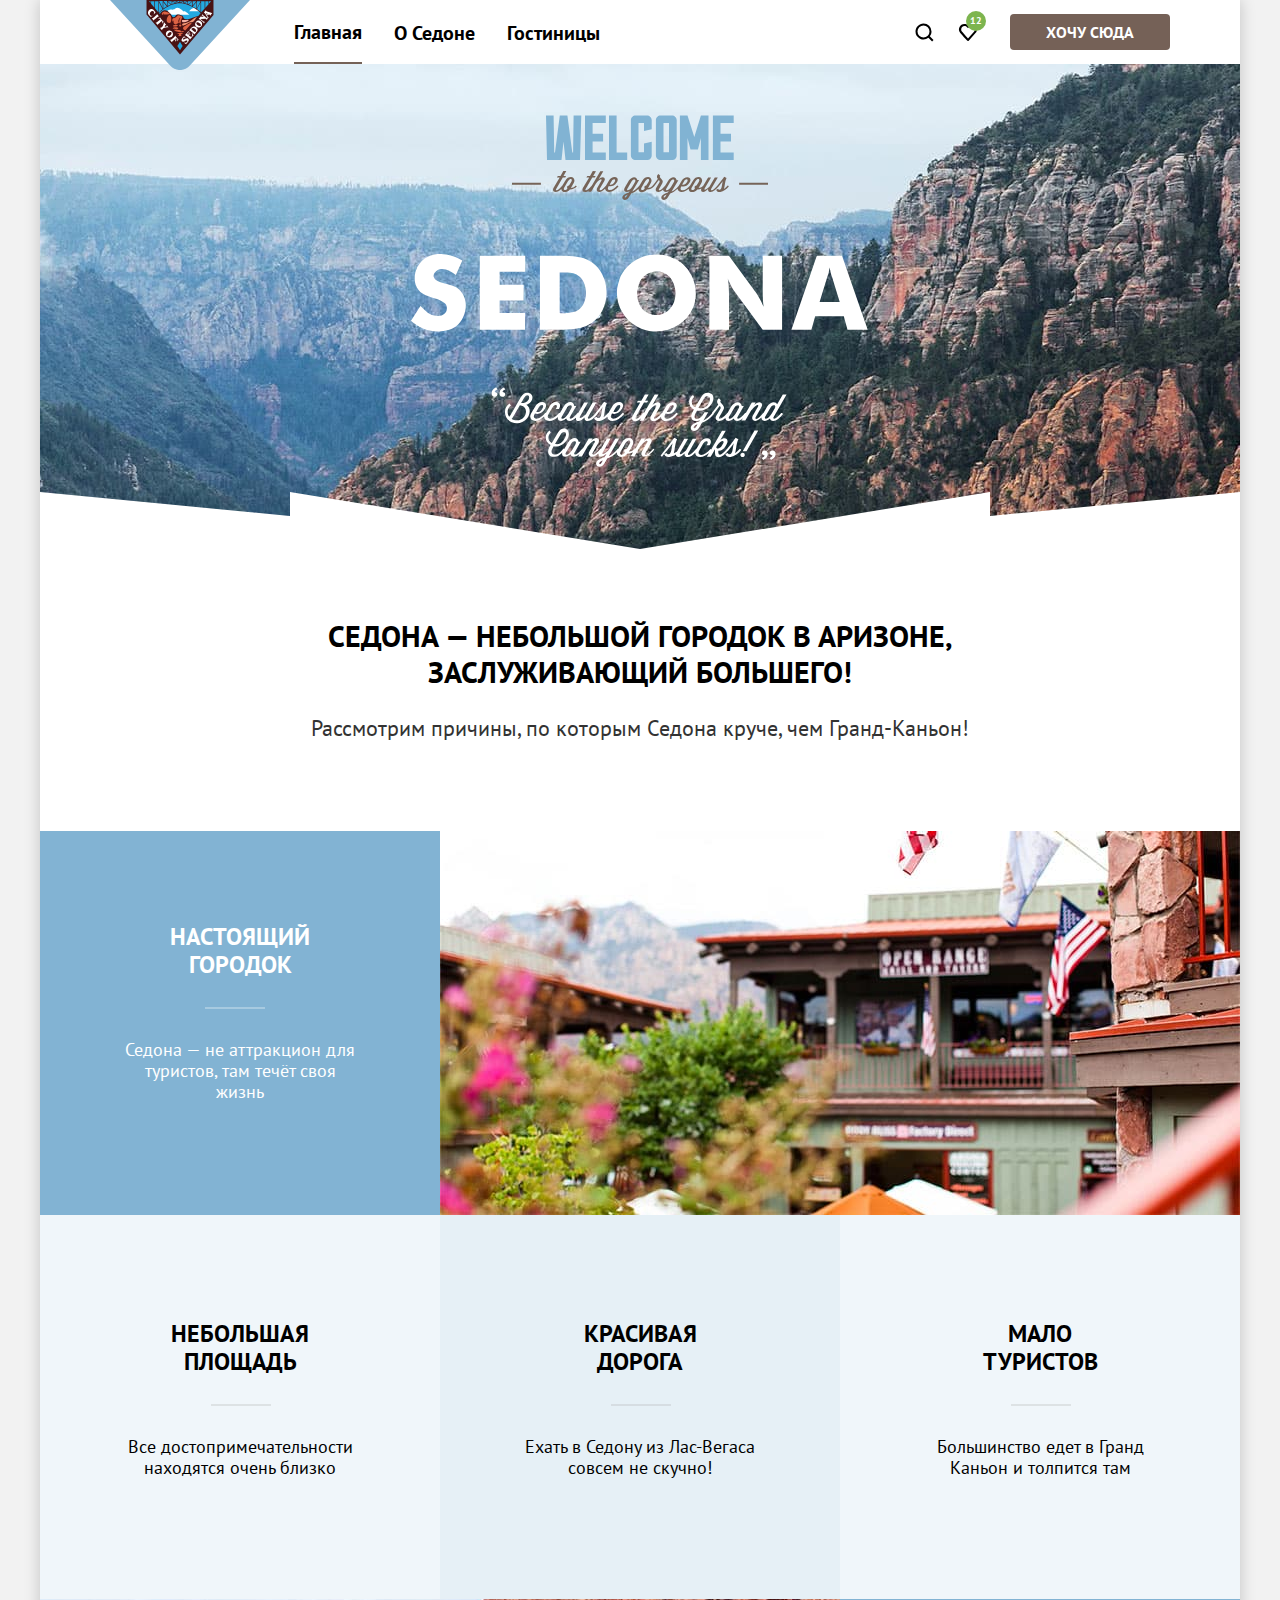
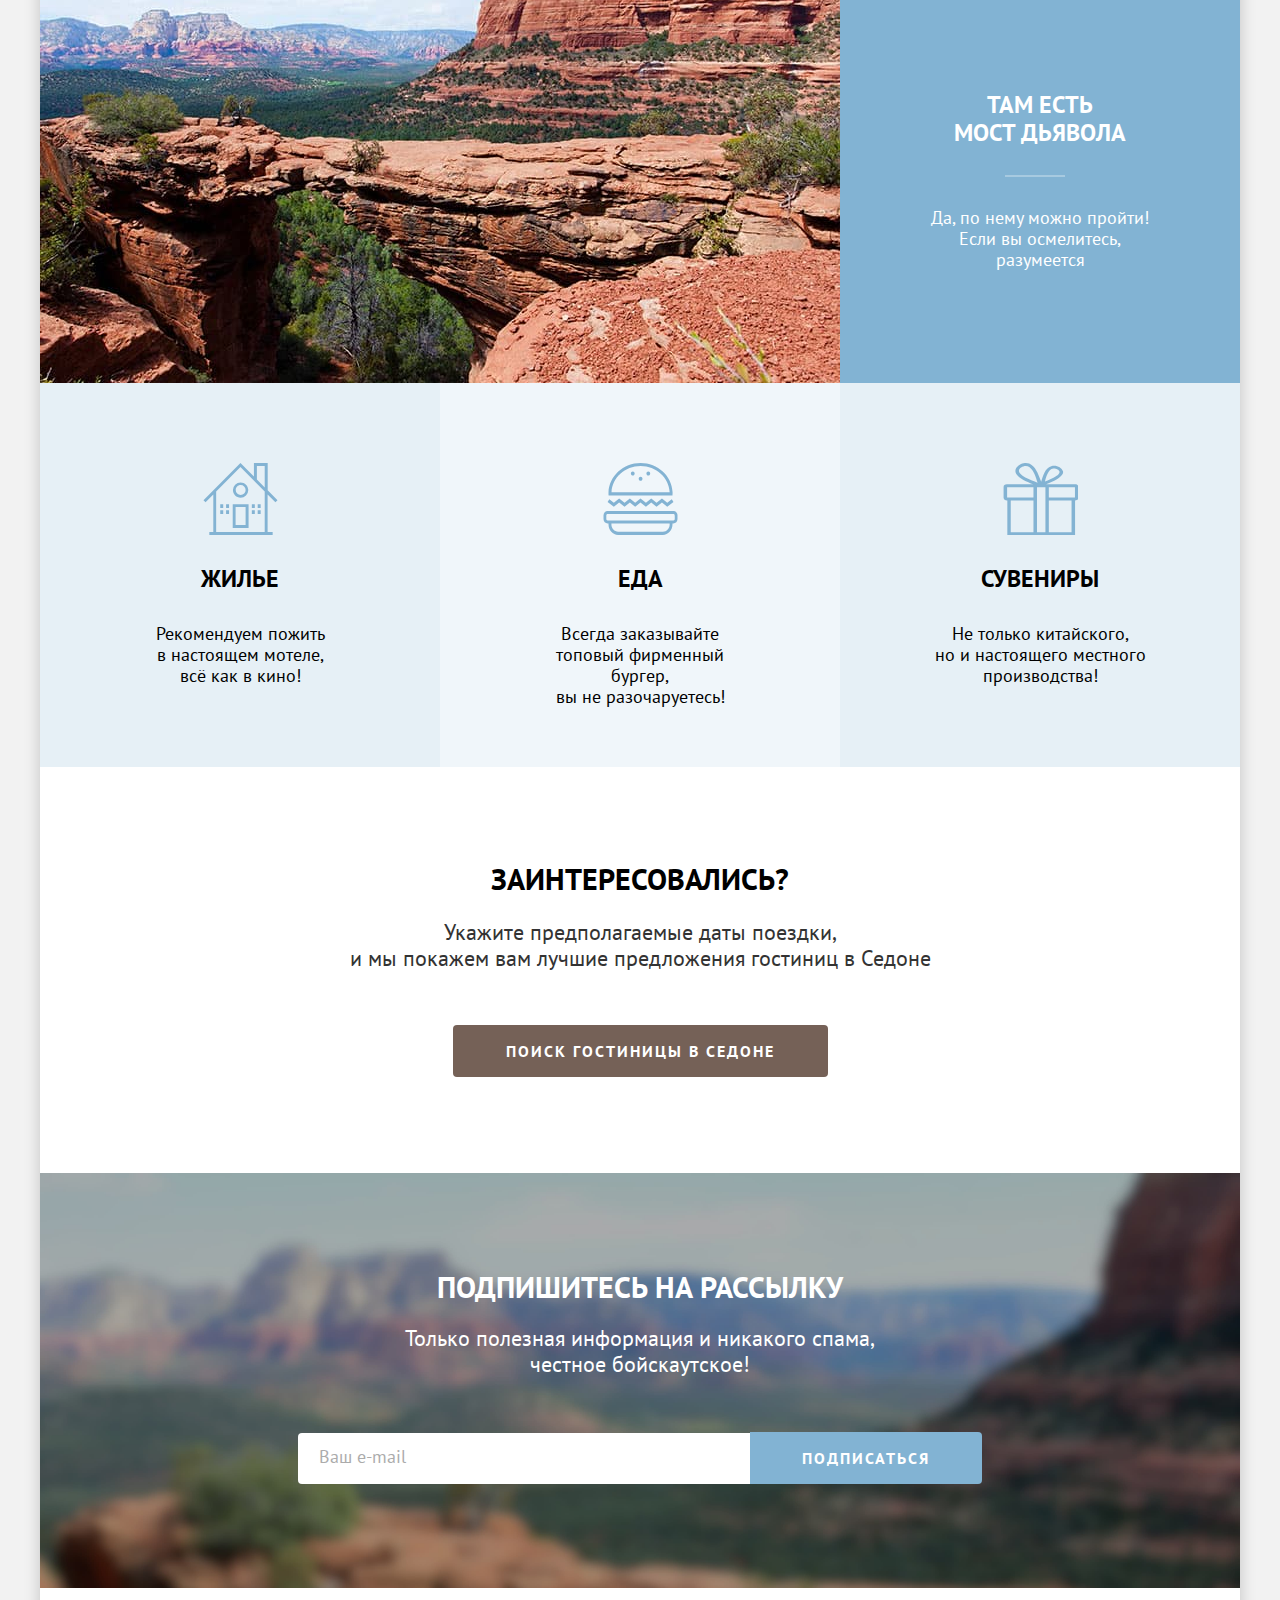
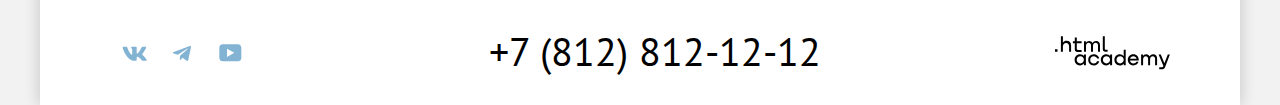
<file: index.html>
<!DOCTYPE html>
<html lang="ru">

  <head>
    <meta charset="utf-8">
    <title>HTML Academy: Седона</title>
    <link rel="icon" href="favicon.ico">
    <link rel="icon" type="image/png" sizes="32x32" href="images/favicon.png">
    <link rel="stylesheet" href="styles/styles.css">
  </head>

  <body class="null">
    <div class="wrapper">
      <header class="page-header wrapper-inner flex">
        <a class="page-header-link" href="#">
          <img class="page-header-logo" src="images/page-header-logo.svg" width="140" height="70"
            alt="Логотип сайта о городе Седона.">
        </a>
        <nav class="navigation null flex">
          <ul class="navigation-list null flex">
            <li class="navigation-item null">
              <a class="navigation-link navigation-link-current">
                Главная
              </a>
            </li>
            <li class="navigation-item null">
              <a class="navigation-link" href="#">
                О&nbsp;Седоне
              </a>
            </li>
            <li class="navigation-item null">
              <a class="navigation-link" href="catalog.html">
                Гостиницы
              </a>
            </li>
          </ul>
          <ul class="navigation-list null navigation-user flex">
            <li class="navigation-item null">
              <a class="navigation-link navigation-search" href="#">
                <span class="visually-hidden">
                  Поиск.
                </span>
              </a>
            </li>
            <li class="navigation-item null">
              <a class="navigation-link navigation-favorits" href="#">
                <span class="visually-hidden">
                  Избранное.
                </span>
                <span class="favorits-count flex">
                  12
                </span>
              </a>
            </li>
            <li class="navigation-item null">
              <button class="page-button page-button-brown navigation-button" type="button">
                Хочу&nbsp;сюда
              </button>
            </li>
          </ul>
        </nav>
      </header>
      <main class="main-index">
        <section class="hero flex">
          <h1 class="page-title visually-hidden">
            Седона.
          </h1>
          <div class="hero-preview">
            <h2 class="section-title visually-hidden">
              Седона&nbsp;&mdash; городок в&nbsp;Аризоне.
            </h2>
            <img class="hero-logo" src="images/hero-logo.svg" width="458" height="352"
              alt="Логотип приглашение посетить город Седона.">
          </div>
          <div class="hero-motivation wrapper-inner">
            <p class="section-text null hero-text">
              Седона&nbsp;&mdash; небольшой городок в&nbsp;Аризоне, <br> заслуживающий большего!
            </p>
            <p class="section-subtext hero-subtext null">
              Рассмотрим причины, по&nbsp;которым Седона круче, чем Гранд-Каньон!
            </p>
          </div>
        </section>
        <section class="advantages">
          <h2 class="section-title visually-hidden">
            Преимущества.
          </h2>
          <ul class="advantages-list null flex">
            <li class="advantages-item flex">
              <div class="advantages-card flex">
                <h3 class="advantages-title bottom-white null">
                  Настоящий городок
                </h3>
                <p class="advantages-description null">
                  Седона&nbsp;&mdash; не&nbsp;аттракцион для туристов, там течёт своя жизнь
                </p>
              </div>
              <img class="advantages-image" src="images/advantages-property.jpg" width="800" height="384"
                alt="Недвижимость Седоны.">
            </li>
            <li class="advantages-item advantages-card advantages-card-center flex">
              <h3 class="advantages-title bottom-grey null">
                Небольшая площадь
              </h3>
              <p class="advantages-description null">
                Все достопримечательности находятся очень близко
              </p>
            </li>
            <li class="advantages-item advantages-card advantages-card-center flex">
              <h3 class="advantages-title bottom-grey null">
                Красивая <br>дорога
              </h3>
              <p class="advantages-description null">
                Ехать в&nbsp;Седону из&nbsp;Лас-Вегаса совсем не&nbsp;скучно!
              </p>
            </li>
            <li class="advantages-item advantages-card advantages-card-center flex">
              <h3 class="advantages-title bottom-grey null">
                Мало <br>туристов
              </h3>
              <p class="advantages-description null">
                Большинство едет в&nbsp;Гранд Каньон и&nbsp;толпится там
              </p>
            </li>
            <li class="advantages-item flex">
              <img class="advantages-image" src="images/advantages-rocks.jpg" width="800" height="384"
                alt="Скалы Седоны и Мост Дьявола.">
              <div class="advantages-card flex">
                <h3 class="advantages-title bottom-white null">
                  Там есть <br>мост дьявола
                </h3>
                <p class="advantages-description null">
                  Да, по&nbsp;нему можно пройти! Если вы&nbsp;осмелитесь, разумеется
                </p>
              </div>
            </li>
          </ul>
          <ul class="advantages-list null flex">
            <li class="advantages-card advantages-card-bottom advantages-card-color flex">
              <h3 class="advantages-title advantages-title-bottom null advantages-title-house">
                Жилье
              </h3>
              <p class="advantages-description null">
                Рекомендуем пожить <br>в&nbsp;настоящем мотеле, <br>всё как в&nbsp;кино!
              </p>
            </li>
            <li class="advantages-card advantages-card-bottom advantages-card-color flex">
              <h3 class="advantages-title advantages-title-bottom null advantages-title-food">
                Еда
              </h3>
              <p class="advantages-description null">
                Всегда заказывайте <br>топовый фирменный бургер, вы&nbsp;не&nbsp;разочаруетесь!
              </p>
            </li>
            <li class="advantages-card advantages-card-bottom advantages-card-color flex">
              <h3 class="advantages-title advantages-title-bottom null advantages-title-gift">
                Сувениры
              </h3>
              <p class="advantages-description null">
                Не&nbsp;только китайского, <br>но&nbsp;и&nbsp;настоящего местного производства!
              </p>
            </li>
          </ul>
        </section>
        <section class="searching flex">
          <h2 class="section-title visually-hidden">
            Поиск.
          </h2>
          <p class="section-text searching-text null">
            Заинтересовались?
          </p>
          <p class="section-subtext searching-subtext">
            Укажите предполагаемые даты поездки, <br> и&nbsp;мы&nbsp;покажем вам лучшие предложения гостиниц
            в&nbsp;Седоне
          </p>
          <button class="page-button page-button-brown searching-button" type="button">Поиск гостиницы
            в&nbsp;Седоне</button>
        </section>
        <section class="subscribe flex">
          <h2 class="section-title visually-hidden">
            Подписка.
          </h2>
          <p class="section-text subscribe-text null">
            Подпишитесь на&nbsp;рассылку
          </p>
          <p class="section-subtext subscribe-subtext null">
            Только полезная информация и&nbsp;никакого спама, <br> честное бойскаутское!
          </p>
          <form class="subscribe-form" action="https://echo.htmlacademy.ru" method="post">
            <input class="subscribe-input" type="text" placeholder="Ваш e-mail">
            <button class="page-button page-button-blue subscribe-button" type="submit">Подписаться</button>
          </form>
        </section>
      </main>
      <footer class="page-footer">
        <section class="contacts flex">
          <h2 class="section-title visually-hidden">
            Контакты.
          </h2>
          <ul class="contacts-list null flex">
            <li class="contacts-item contacts-vk">
              <a class="contacts-link" href="https://vk.com/htmlacademy">
                <svg class="contacts-icon" aria-hidden="true" focusable="false" width="25" height="15" fill="none"
                  xmlns="http://www.w3.org/2000/svg">
                  <path fill-rule="evenodd" clip-rule="evenodd"
                    d="M24.12 1.8c.16-.54 0-.94-.8-.94H20.7c-.67 0-.98.34-1.15.73 0 0-1.33 3.2-3.22 5.27-.61.6-.9.8-1.23.8-.16 0-.41-.2-.41-.75v-5.1c0-.66-.19-.95-.74-.95H9.82c-.42 0-.67.3-.67.59 0 .62.95.76 1.04 2.51v3.8c0 .83-.15.98-.48.98-.9 0-3.06-3.2-4.34-6.88-.25-.72-.5-1-1.18-1H1.57c-.75 0-.9.34-.9.73 0 .68.89 4.07 4.14 8.55 2.17 3.06 5.23 4.72 8 4.72 1.68 0 1.88-.37 1.88-1v-2.32c0-.74.16-.88.7-.88.38 0 1.05.19 2.6 1.66 1.79 1.75 2.08 2.54 3.08 2.54h2.63c.75 0 1.12-.37.9-1.1-.23-.72-1.08-1.77-2.2-3.02-.62-.71-1.54-1.48-1.82-1.86-.39-.5-.28-.71 0-1.15 0 0 3.2-4.42 3.54-5.93Z"
                    fill="#83B3D3" />
                </svg>
                <span class="visually-hidden">
                  VK.
                </span>
              </a>
            </li>
            <li class="contacts-item contacts-telegram">
              <a class="contacts-link" href="https://t.me/htmlacademy">
                <svg class="contacts-icon" aria-hidden="true" focusable="false" width="18" height="16" fill="none"
                  xmlns="http://www.w3.org/2000/svg">
                  <path
                    d="M16.79.96.84 7.1c-1.09.44-1.08 1.05-.2 1.32l4.1 1.28 9.47-5.98c.44-.27.85-.13.52.17l-7.68 6.93-.28 4.22c.41 0 .6-.2.83-.41l1.99-1.94 4.13 3.06c.77.42 1.31.2 1.5-.71l2.72-12.8c.28-1.1-.43-1.61-1.16-1.28Z"
                    fill="#83B3D3" />
                </svg>
                <span class="visually-hidden">
                  Telegram.
                </span>
              </a>
            </li>
            <li class="contacts-item contacts-youtube">
              <a class="contacts-link" href="https://www.youtube.com/user/htmlacademyru">
                <svg class="contacts-icon" aria-hidden="true" focusable="false" width="23" height="18" fill="none"
                  xmlns="http://www.w3.org/2000/svg">
                  <path
                    d="M18.94.36H3.51C1.65.36.33 1.95.33 3.76v10.09c0 1.91 1.32 3.5 3.18 3.5h15.65c1.64 0 3.17-1.59 3.17-3.4V3.76c-.22-1.8-1.53-3.4-3.39-3.4ZM7.99 12.89V4.82l7.34 4.04-7.34 4.03Z"
                    fill="#83B3D3" />
                </svg>
                <span class="visually-hidden">
                  Youtube.
                </span>
              </a>
            </li>
          </ul>
          <a class="contacts-phone" href="tel:+78128121212">
            +7 (812) 812-12-12
          </a>
          <a class="contacts-link contacts-link-top" href="https://www.htmlacademy.ru">
            <svg class="contacts-logo" aria-hidden="true" focusable="false" width="115" height="34" fill="none"
              xmlns="http://www.w3.org/2000/svg">
              <path
                d="M0 13.26v2.6h2.5v-2.6H0ZM11.6 4.86c-1.6 0-2.8.7-3.6 1.7h-.1V.36h-2v15.5h2v-5.3c0-2.1 1.3-3.6 3.3-3.6 1.8 0 2.9 1.4 2.9 3.2v5.7h2v-6.1c.1-3-1.8-4.9-4.5-4.9ZM26.6 5.16h-4.8v-3.7h-2v3.8h-1.9v2h1.9v6c0 1.7 1 2.7 2.7 2.7h4.1v-2h-3.7c-.7 0-1.1-.4-1.1-1.1v-5.7h4.8v-2ZM41.1 4.96c-1.6 0-2.9.8-3.5 2.1h-.1c-.6-1.2-1.8-2.1-3.4-2.1-1.4 0-2.5.8-3.1 1.8h-.1v-1.6H29v10.6h2v-5.4c0-2 1-3.5 2.6-3.5 1.5 0 2.4 1 2.4 2.6v6.3h2v-5.6c0-2.4 1.4-3.3 2.6-3.3 1.5 0 2.4 1 2.4 2.6v6.3h2v-6.5c.1-2.5-1.4-4.3-3.9-4.3ZM47.8 13.06c0 1.7 1 2.7 2.8 2.7h2v-2h-1.7c-.7 0-1.1-.4-1.1-1.1V.36h-2v12.7ZM28.9 20.06c-.9-1.1-2.2-1.8-3.9-1.8-3.1 0-5.4 2.3-5.4 5.6s2.3 5.6 5.4 5.6c1.8 0 3-.8 3.8-1.9h.1v1.6h2v-10.6h-2v1.5Zm-3.6 7.4c-2.2 0-3.6-1.6-3.6-3.6s1.4-3.6 3.6-3.6 3.6 1.6 3.6 3.6c0 1.9-1.4 3.6-3.6 3.6ZM44.2 22.36c-.5-2.4-2.6-4.1-5.4-4.1a5.4 5.4 0 0 0-5.6 5.6c0 3.1 2.2 5.6 5.6 5.6 2.8 0 4.9-1.8 5.4-4.2h-2.1a3.4 3.4 0 0 1-3.3 2.3c-2.2 0-3.6-1.6-3.6-3.6s1.4-3.6 3.6-3.6c1.6 0 2.8 1 3.3 2.2h2.1v-.2ZM55.1 20.06c-.9-1.1-2.2-1.8-3.9-1.8-3.1 0-5.4 2.3-5.4 5.6s2.3 5.6 5.4 5.6c1.8 0 3-.8 3.8-1.9h.1v1.6h2v-10.6h-2v1.5Zm-3.6 7.4c-2.2 0-3.6-1.6-3.6-3.6s1.4-3.6 3.6-3.6 3.6 1.6 3.6 3.6c0 1.9-1.5 3.6-3.6 3.6ZM68.7 20.16c-.9-1.1-2.2-1.9-3.9-1.9-3.1 0-5.4 2.3-5.4 5.6s2.2 5.6 5.4 5.6c1.7 0 3-.8 3.8-1.8h.1v1.5h2v-15.4h-2v6.4Zm-3.6 7.3c-2.2 0-3.6-1.6-3.6-3.6s1.4-3.6 3.6-3.6 3.6 1.6 3.6 3.6c-.1 2-1.5 3.6-3.6 3.6ZM78.3 18.26c-3.3 0-5.5 2.5-5.5 5.6 0 3 2.1 5.6 5.5 5.6 2.5 0 4.5-1.3 5.2-3.6h-2.1c-.5 1-1.6 1.6-3 1.6-1.9 0-3.3-1.3-3.4-2.9h8.8c.2-3.6-2-6.3-5.5-6.3Zm0 1.9c1.7 0 3 1 3.3 2.6h-6.5c.3-1.5 1.5-2.6 3.2-2.6ZM98.2 18.26c-1.6 0-2.9.8-3.6 2h-.1c-.6-1.2-1.8-2-3.4-2-1.4 0-2.5.7-3.1 1.8v-1.5h-1.9v10.6h2v-5.4c0-2 1-3.4 2.6-3.5 1.5 0 2.4 1 2.4 2.6v6.3h2v-5.6c0-2.4 1.4-3.3 2.6-3.3 1.5 0 2.4 1 2.4 2.6v6.3h2v-6.5c.1-2.6-1.4-4.4-3.9-4.4ZM109.4 27.36l-3.6-8.9h-2.2l4.8 11.6c-.3.9-.7 1.2-1.7 1.2h-2.5v2h2.5c1.8 0 2.8-.8 3.5-2.6l4.7-12.2h-2.1l-3.4 8.9Z"
                fill="#000" />
            </svg>
            <span class="visually-hidden">
              Сайт HTML&nbsp;academy.
            </span>
          </a>
        </section>
      </footer>
      <div class="modal-container modal-container-close">
        <div class="modal-window">
          <button class="modal-close flex">
            <span class="visually-hidden">
              Закрыть.
            </span>
            <svg class="modal-close-svg" aria-hidden="true" focusable="false" width="15" height="15" fill="none"
              xmlns="http://www.w3.org/2000/svg">
              <path
                d="M14.5 1.78 13.2.5 7.49 6.2 1.79.5.48 1.8l5.7 5.7-5.7 5.7 1.3 1.3 5.7-5.7 5.7 5.7 1.3-1.3-5.7-5.7 5.7-5.7Z"
                fill="#000" />
            </svg>
          </button>
          <section class="modal-content">
            <h2 class="modal-title section-text null">
              Поиск гостиницы в&nbsp;Седоне
            </h2>
            <form class="modal-form" action="https://echo.htmlacademy.ru/" method="post">
              <ul class="modal-form-list modal-first-list null">
                <li class="modal-form-item">
                  <p class="modal-form-field flex null">
                    <label class="modal-form-label flex" for="modal-form-in">
                      Дата заезда:
                    </label>
                    <input class="modal-form-date" name="modal-form-in" id="modal-form-in" type="text"
                      placeholder="Укажите дату">
                    <button class="modal-date-button null flex" type="button">
                      <span class="visually-hidden">
                        Выбрать даты заезда.
                      </span>
                    </button>
                  </p>
                  <span class="modal-subtext modal-subtext-attention">
                    Мы&nbsp;не&nbsp;можем отправить вас в&nbsp;прошлое.
                  </span>
                </li>
                <li class="modal-form-item">
                  <p class="modal-form-field flex null">
                    <label class="modal-form-label flex" for="modal-form-out">
                      Дата выезда:
                    </label>
                    <input class="modal-form-date" name="modal-form-out" id="modal-form-out" type="text"
                      placeholder="Укажите дату">
                    <button class="modal-date-button null flex" type="button">
                      <span class="visually-hidden">
                        Выбрать даты выезда.
                      </span>
                    </button>
                  </p>
                  <span class="modal-subtext">
                    На&nbsp;эти даты есть свободные номера. Пока есть.
                  </span>
                </li>
              </ul>
              <ul class="modal-form-list null flex">
                <li class="modal-form-item">
                  <p class="modal-form-group flex null">
                    <label class="modal-form-label flex" for="modal-form-adults">
                      Взрослые:
                    </label>
                    <button class="modal-button modal-button-minus null flex" type="button">
                      <span class="visually-hidden">
                        Убавить количество взрослых гостей.
                      </span>
                      <svg class="modal-count-svg" aria-hidden="true" focusable="false" width="14" height="2"
                        fill="none" xmlns="http://www.w3.org/2000/svg">
                        <path d="M0 0v2h14V0H0Z" fill="#000" />
                      </svg>
                    </button>
                    <input class="modal-form-count modal-form-adults" name="modal-form-adults" id="modal-form-adults"
                      type="number" value="2">
                    <button class="modal-button modal-button-plus null flex" type="button">
                      <span class="visually-hidden">
                        Добавить количество взрослых гостей.
                      </span>
                      <svg class="modal-count-svg" aria-hidden="true" focusable="false" width="14" height="14"
                        fill="none" xmlns="http://www.w3.org/2000/svg">
                        <path d="M14 6H8V0H6v6H0v2h6v6h2V8h6V6Z" fill="#000" />
                      </svg>
                    </button>
                  </p>
                </li>
                <li class="modal-form-item">
                  <p class="modal-form-group flex null">
                    <span class="modal-form-label modal-label-icon flex">
                      <label class="modal-form-label modal-form-kids flex" for="modal-form-kids">
                        Дети:
                      </label>
                    </span>
                    <span class="modal-tooltip">
                      <button class="modal-tooltip-button" type="button" aria-labelledby="tooltip-label-date">
                        <svg class="modal-tooltip-icon" aria-hidden="true" focusable="false" width="26" height="26"
                          fill="none" xmlns="http://www.w3.org/2000/svg">
                          <circle cx="13" cy="13" r="13" fill="#83B3D3" />
                          <path fill-rule="evenodd" clip-rule="evenodd" d="M12 7h2v2h-2V7Zm2 12h-2v-9h2v9Z"
                            fill="#fff" />
                        </svg>
                      </button>
                      <span class="modal-tooltip-text" role="tooltip" id="tooltip-label-date">
                        Укажите количество детей, которые будут с&nbsp;вами, возраст которых
                        от&nbsp;6&nbsp;до&nbsp;18&nbsp;лет. Дети
                        до&nbsp;6&nbsp;лет размещаются бесплатно.
                      </span>
                    </span>
                    <button class="modal-button modal-button-minus null flex" type="button">
                      <span class="visually-hidden">
                        Убавить количество детей.
                      </span>
                      <svg class="modal-count-svg" aria-hidden="true" focusable="false" width="14" height="2"
                        fill="none" xmlns="http://www.w3.org/2000/svg">
                        <path d="M0 0v2h14V0H0Z" fill="#000" />
                      </svg>
                    </button>
                    <input class="flex modal-form-count modal-form-kids" name="modal-form-kids" id="modal-form-kids"
                      type="number" value="2">
                    <button class="modal-button modal-button-plus null flex" type="button">
                      <span class="visually-hidden">
                        Добавить колчиество детей.
                      </span>
                      <svg class="modal-count-svg" aria-hidden="true" focusable="false" width="14" height="14"
                        fill="none" xmlns="http://www.w3.org/2000/svg">
                        <path d="M14 6H8V0H6v6H0v2h6v6h2V8h6V6Z" fill="#000" />
                      </svg>
                    </button>
                  </p>
                </li>
              </ul>
              <button class="modal-button-find null" type="submit">
                Найти
              </button>
            </form>
          </section>
        </div>
      </div>
    </div>
  </body>

</html>
</file>
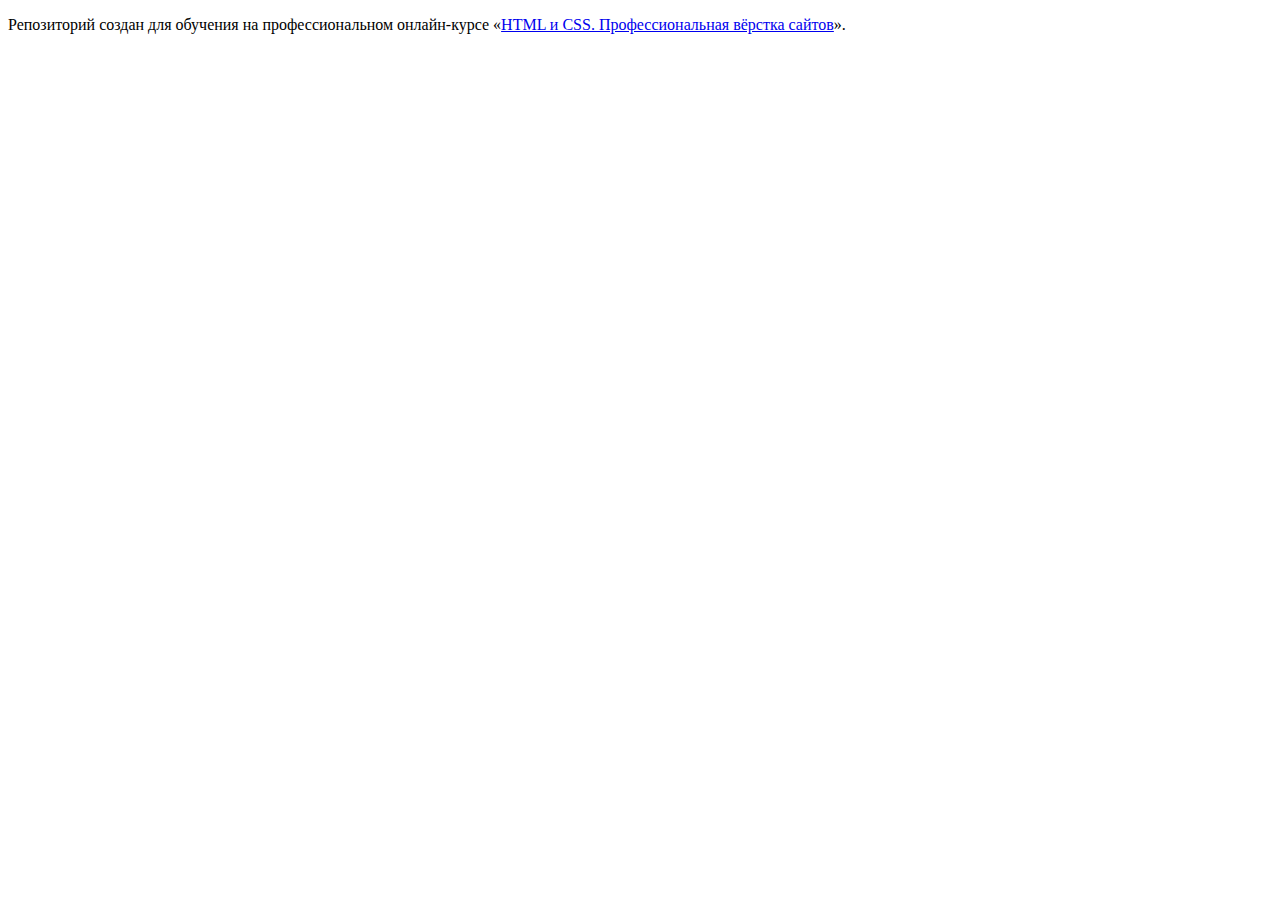
<file: 1/index.html>
<!DOCTYPE html>
<html lang="ru">
  <head>
    <meta charset="utf-8">
    <title>HTML Academy: Седона</title>
    <base href="https://htmlacademy-htmlcss.github.io/2215849-sedona-35/1/">
</head>
  <body>

    <p>Репозиторий создан для обучения на профессиональном онлайн‑курсе «<a href="https://htmlacademy.ru/intensive/htmlcss">HTML и CSS. Профессиональная вёрстка сайтов</a>».</p>

  </body>
</html>
</file>
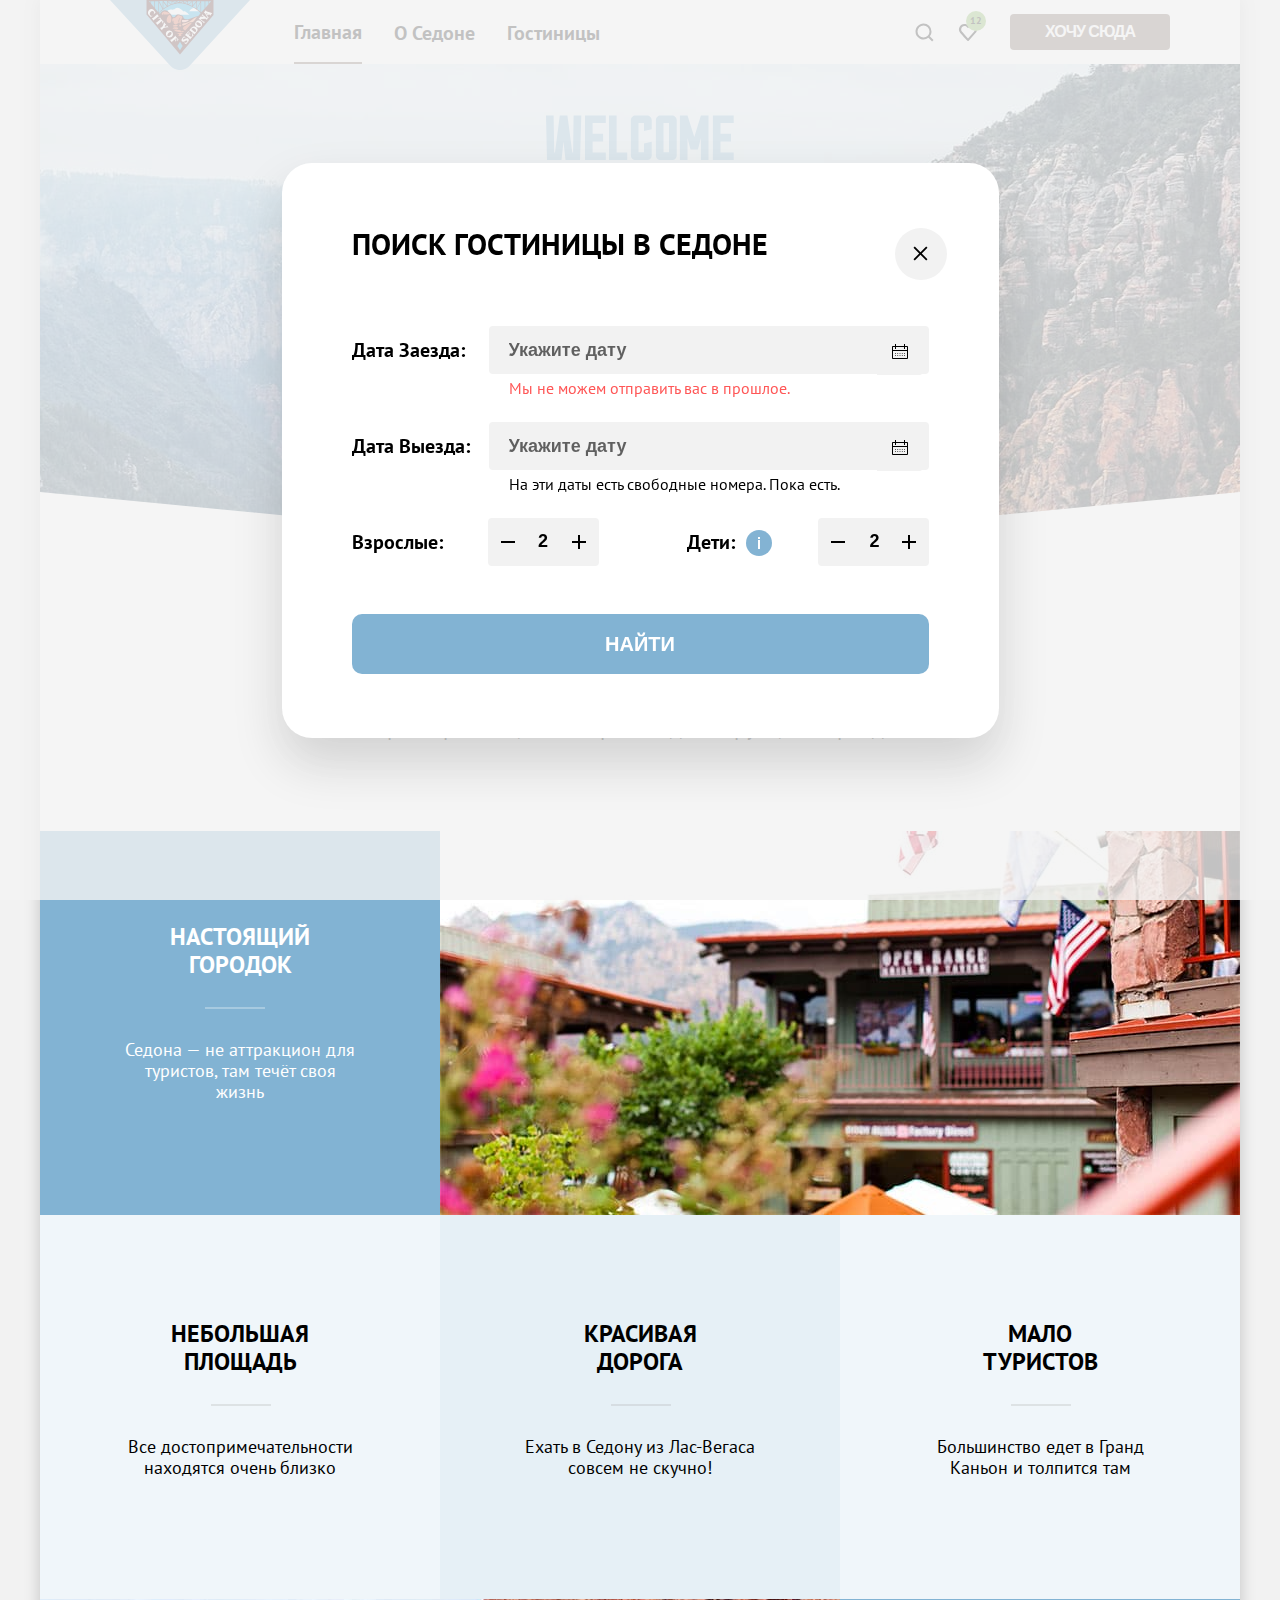
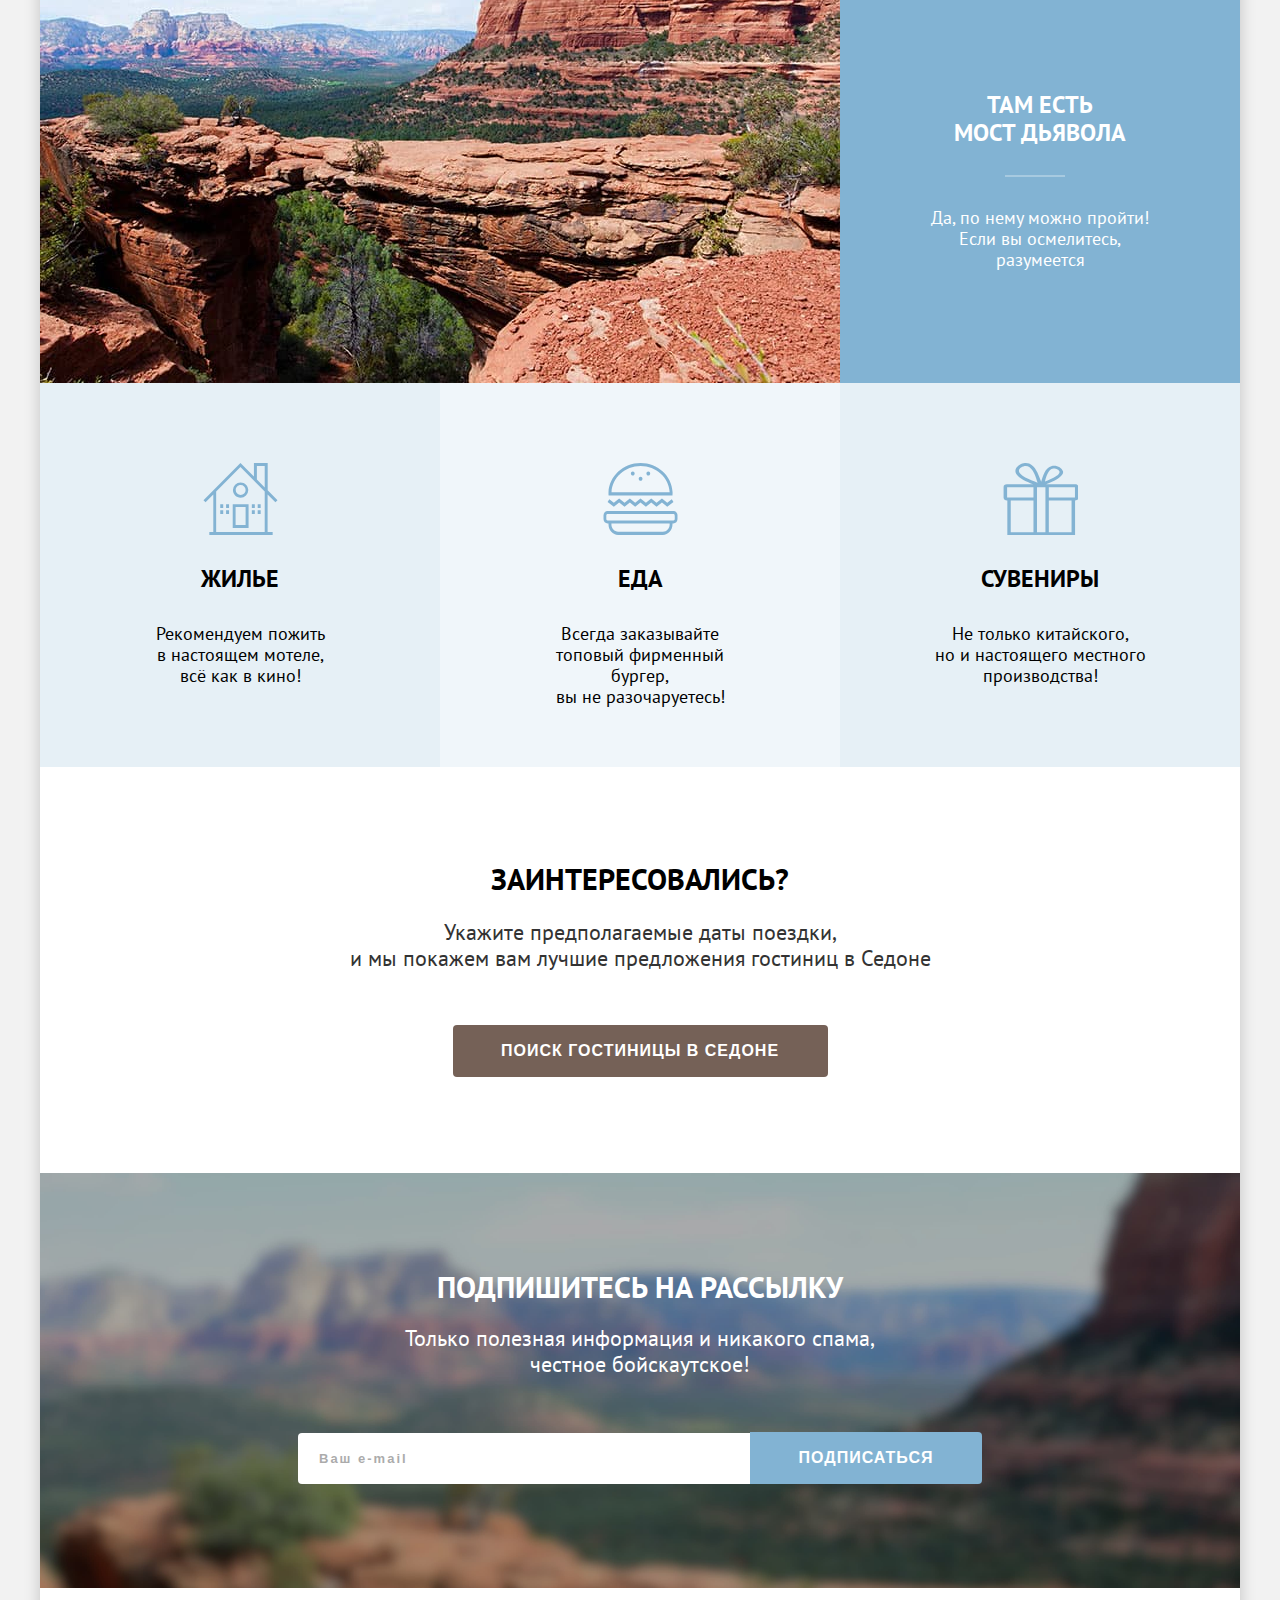
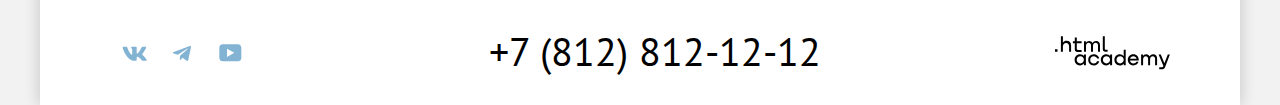
<file: 10/index.html>
<!DOCTYPE html>
<html lang="ru">

  <head>
    <meta charset="utf-8">
    <title>HTML Academy: Седона</title>
    <link rel="icon" href="favicon.ico">
    <link rel="icon" type="image/png" sizes="32x32" href="images/favicon.png">
    <link rel="stylesheet" href="styles/styles.css">
    <base href="https://htmlacademy-htmlcss.github.io/2215849-sedona-35/10/">
</head>

  <body class="null">
    <div class="wrapper">
      <header class="page-header wrapper-inner flex">
        <a class="page-header-link" href="#">
          <img class="page-header-logo" src="images/page-header-logo.svg" width="140" height="70"
            alt="Логотип сайта о городе Седона.">
        </a>
        <nav class="navigation null flex">
          <ul class="navigation-list null flex">
            <li class="navigation-item null">
              <a class="navigation-link navigation-link-current">
                Главная
              </a>
            </li>
            <li class="navigation-item null">
              <a class="navigation-link" href="#">
                О&nbsp;Седоне
              </a>
            </li>
            <li class="navigation-item null">
              <a class="navigation-link" href="catalog.html">
                Гостиницы
              </a>
            </li>
          </ul>
          <ul class="navigation-list null navigation-user flex">
            <li class="navigation-item null">
              <a class="navigation-link navigation-search" href="#">
                <span class="visually-hidden">
                  Поиск.
                </span>
              </a>
            </li>
            <li class="navigation-item null">
              <a class="navigation-link navigation-favorits" href="#">
                <span class="visually-hidden">
                  Избранное.
                </span>
                <span class="favorits-count flex">
                  <p class="null">
                    12
                  </p>
                </span>
              </a>
            </li>
            <li class="navigation-item null">
              <button class="page-button page-button-brown navigation-button" type="button">
                Хочу&nbsp;сюда
              </button>
            </li>
          </ul>
        </nav>
      </header>
      <main class="main-index">
        <section class="hero flex">
          <h1 class="page-title visually-hidden">
            Седона.
          </h1>
          <div class="hero-preview">
            <h2 class="section-title visually-hidden">
              Седона&nbsp;&mdash; городок в&nbsp;Аризоне.
            </h2>
            <img class="hero-logo" src="images/hero-logo.svg" width="458" height="352"
              alt="Логотип приглашение посетить город Седона.">
          </div>
          <div class="hero-motivation wrapper-inner">
            <p class="section-text null hero-text">
              Седона&nbsp;&mdash; небольшой городок в&nbsp;Аризоне, <br> заслуживающий большего!
            </p>
            <p class="section-subtext hero-subtext null">
              Рассмотрим причины, по&nbsp;которым Седона круче, чем Гранд-Каньон!
            </p>
          </div>
        </section>
        <section class="advantages">
          <h2 class="section-title visually-hidden">
            Преимущества.
          </h2>
          <ul class="advantages-list null flex">
            <li class="advantages-item flex">
              <div class="advantages-card flex">
                <h3 class="advantages-title bottom-white null">
                  Настоящий городок
                </h3>
                <p class="advantages-description null">
                  Седона&nbsp;&mdash; не&nbsp;аттракцион для туристов, там течёт своя жизнь
                </p>
              </div>
              <img class="advantages-image" src="images/advantages-property.jpg" width="800" height="384"
                alt="Недвижимость Седоны.">
            </li>
            <li class="advantages-item advantages-card advantages-card-center flex">
              <h3 class="advantages-title bottom-grey null">
                Небольшая площадь
              </h3>
              <p class="advantages-description null">
                Все достопримечательности находятся очень близко
              </p>
            </li>
            <li class="advantages-item advantages-card advantages-card-center flex">
              <h3 class="advantages-title bottom-grey null">
                Красивая <br>дорога
              </h3>
              <p class="advantages-description null">
                Ехать в&nbsp;Седону из&nbsp;Лас-Вегаса совсем не&nbsp;скучно!
              </p>
            </li>
            <li class="advantages-item advantages-card advantages-card-center flex">
              <h3 class="advantages-title bottom-grey null">
                Мало <br>туристов
              </h3>
              <p class="advantages-description null">
                Большинство едет в&nbsp;Гранд Каньон и&nbsp;толпится там
              </p>
            </li>
            <li class="advantages-item flex">
              <img class="advantages-image" src="images/advantages-rocks.jpg" width="800" height="384"
                alt="Скалы Седоны и Мост Дьявола.">
              <div class="advantages-card flex">
                <h3 class="advantages-title bottom-white null">
                  Там есть <br>мост дьявола
                </h3>
                <p class="advantages-description null">
                  Да, по&nbsp;нему можно пройти! Если вы&nbsp;осмелитесь, разумеется
                </p>
              </div>
            </li>
          </ul>
          <ul class="advantages-list null flex">
            <li class="advantages-card advantages-card-bottom advantages-card-color flex">
              <h3 class="advantages-title advantages-title-bottom null advantages-title-house">
                Жилье
              </h3>
              <p class="advantages-description null">
                Рекомендуем пожить <br>в&nbsp;настоящем мотеле, <br>всё как в&nbsp;кино!
              </p>
            </li>
            <li class="advantages-card advantages-card-bottom advantages-card-color flex">
              <h3 class="advantages-title advantages-title-bottom null advantages-title-food">
                Еда
              </h3>
              <p class="advantages-description null">
                Всегда заказывайте <br>топовый фирменный бургер, вы&nbsp;не&nbsp;разочаруетесь!
              </p>
            </li>
            <li class="advantages-card advantages-card-bottom advantages-card-color flex">
              <h3 class="advantages-title advantages-title-bottom null advantages-title-gift">
                Сувениры
              </h3>
              <p class="advantages-description null">
                Не&nbsp;только китайского, <br>но&nbsp;и&nbsp;настоящего местного производства!
              </p>
            </li>
          </ul>
        </section>
        <section class="searching flex">
          <h2 class="section-title visually-hidden">
            Поиск.
          </h2>
          <p class="section-text searching-text null">
            Заинтересовались?
          </p>
          <p class="section-subtext searching-subtext">
            Укажите предполагаемые даты поездки, <br> и&nbsp;мы&nbsp;покажем вам лучшие предложения гостиниц
            в&nbsp;Седоне
          </p>
          <button class="page-button page-button-brown searching-button" type="button">Поиск гостиницы
            в&nbsp;Седоне</button>
        </section>
        <section class="subscribe flex">
          <h2 class="section-title visually-hidden">
            Подписка.
          </h2>
          <p class="section-text subscribe-text null">
            Подпишитесь на&nbsp;рассылку
          </p>
          <p class="section-subtext subscribe-subtext null">
            Только полезная информация и&nbsp;никакого спама, <br> честное бойскаутское!
          </p>
          <form class="subscribe-form" action="https://echo.htmlacademy.ru" method="post">
            <input class="subscribe-input" type="text" placeholder="Ваш e-mail">
            <button class="page-button page-button-blue subscribe-button" type="submit">Подписаться</button>
          </form>
        </section>
      </main>
      <footer class="page-footer">
        <section class="contacts flex">
          <h2 class="section-title visually-hidden">
            Контакты.
          </h2>
          <ul class="contacts-list null flex">
            <li class="contacts-item contacts-vk">
              <a class="contacts-link" href="https://vk.com/htmlacademy">
                <svg class="contacts-icon" aria-hidden="true" focusable="false" width="25" height="15" fill="none"
                  xmlns="http://www.w3.org/2000/svg">
                  <path fill-rule="evenodd" clip-rule="evenodd"
                    d="M24.12 1.8c.16-.54 0-.94-.8-.94H20.7c-.67 0-.98.34-1.15.73 0 0-1.33 3.2-3.22 5.27-.61.6-.9.8-1.23.8-.16 0-.41-.2-.41-.75v-5.1c0-.66-.19-.95-.74-.95H9.82c-.42 0-.67.3-.67.59 0 .62.95.76 1.04 2.51v3.8c0 .83-.15.98-.48.98-.9 0-3.06-3.2-4.34-6.88-.25-.72-.5-1-1.18-1H1.57c-.75 0-.9.34-.9.73 0 .68.89 4.07 4.14 8.55 2.17 3.06 5.23 4.72 8 4.72 1.68 0 1.88-.37 1.88-1v-2.32c0-.74.16-.88.7-.88.38 0 1.05.19 2.6 1.66 1.79 1.75 2.08 2.54 3.08 2.54h2.63c.75 0 1.12-.37.9-1.1-.23-.72-1.08-1.77-2.2-3.02-.62-.71-1.54-1.48-1.82-1.86-.39-.5-.28-.71 0-1.15 0 0 3.2-4.42 3.54-5.93Z"
                    fill="#83B3D3" />
                </svg>
                <span class="visually-hidden">
                  VK.
                </span>
              </a>
            </li>
            <li class="contacts-item contacts-telegram">
              <a class="contacts-link" href="https://t.me/htmlacademy">
                <svg class="contacts-icon" aria-hidden="true" focusable="false" width="18" height="16" fill="none"
                  xmlns="http://www.w3.org/2000/svg">
                  <path
                    d="M16.79.96.84 7.1c-1.09.44-1.08 1.05-.2 1.32l4.1 1.28 9.47-5.98c.44-.27.85-.13.52.17l-7.68 6.93-.28 4.22c.41 0 .6-.2.83-.41l1.99-1.94 4.13 3.06c.77.42 1.31.2 1.5-.71l2.72-12.8c.28-1.1-.43-1.61-1.16-1.28Z"
                    fill="#83B3D3" />
                </svg>
                <span class="visually-hidden">
                  Telegram.
                </span>
              </a>
            </li>
            <li class="contacts-item contacts-youtube">
              <a class="contacts-link" href="https://www.youtube.com/user/htmlacademyru">
                <svg class="contacts-icon" aria-hidden="true" focusable="false" width="23" height="18" fill="none"
                  xmlns="http://www.w3.org/2000/svg">
                  <path
                    d="M18.94.36H3.51C1.65.36.33 1.95.33 3.76v10.09c0 1.91 1.32 3.5 3.18 3.5h15.65c1.64 0 3.17-1.59 3.17-3.4V3.76c-.22-1.8-1.53-3.4-3.39-3.4ZM7.99 12.89V4.82l7.34 4.04-7.34 4.03Z"
                    fill="#83B3D3" />
                </svg>
                <span class="visually-hidden">
                  Youtube.
                </span>
              </a>
            </li>
          </ul>
          <a class="contacts-phone" href="tel:+78128121212">
            +7 (812) 812-12-12
          </a>
          <a class="contacts-link contacts-link-top" href="https://www.htmlacademy.ru">
            <svg class="contacts-logo" aria-hidden="true" focusable="false" width="115" height="34" fill="none"
              xmlns="http://www.w3.org/2000/svg">
              <path
                d="M0 13.26v2.6h2.5v-2.6H0ZM11.6 4.86c-1.6 0-2.8.7-3.6 1.7h-.1V.36h-2v15.5h2v-5.3c0-2.1 1.3-3.6 3.3-3.6 1.8 0 2.9 1.4 2.9 3.2v5.7h2v-6.1c.1-3-1.8-4.9-4.5-4.9ZM26.6 5.16h-4.8v-3.7h-2v3.8h-1.9v2h1.9v6c0 1.7 1 2.7 2.7 2.7h4.1v-2h-3.7c-.7 0-1.1-.4-1.1-1.1v-5.7h4.8v-2ZM41.1 4.96c-1.6 0-2.9.8-3.5 2.1h-.1c-.6-1.2-1.8-2.1-3.4-2.1-1.4 0-2.5.8-3.1 1.8h-.1v-1.6H29v10.6h2v-5.4c0-2 1-3.5 2.6-3.5 1.5 0 2.4 1 2.4 2.6v6.3h2v-5.6c0-2.4 1.4-3.3 2.6-3.3 1.5 0 2.4 1 2.4 2.6v6.3h2v-6.5c.1-2.5-1.4-4.3-3.9-4.3ZM47.8 13.06c0 1.7 1 2.7 2.8 2.7h2v-2h-1.7c-.7 0-1.1-.4-1.1-1.1V.36h-2v12.7ZM28.9 20.06c-.9-1.1-2.2-1.8-3.9-1.8-3.1 0-5.4 2.3-5.4 5.6s2.3 5.6 5.4 5.6c1.8 0 3-.8 3.8-1.9h.1v1.6h2v-10.6h-2v1.5Zm-3.6 7.4c-2.2 0-3.6-1.6-3.6-3.6s1.4-3.6 3.6-3.6 3.6 1.6 3.6 3.6c0 1.9-1.4 3.6-3.6 3.6ZM44.2 22.36c-.5-2.4-2.6-4.1-5.4-4.1a5.4 5.4 0 0 0-5.6 5.6c0 3.1 2.2 5.6 5.6 5.6 2.8 0 4.9-1.8 5.4-4.2h-2.1a3.4 3.4 0 0 1-3.3 2.3c-2.2 0-3.6-1.6-3.6-3.6s1.4-3.6 3.6-3.6c1.6 0 2.8 1 3.3 2.2h2.1v-.2ZM55.1 20.06c-.9-1.1-2.2-1.8-3.9-1.8-3.1 0-5.4 2.3-5.4 5.6s2.3 5.6 5.4 5.6c1.8 0 3-.8 3.8-1.9h.1v1.6h2v-10.6h-2v1.5Zm-3.6 7.4c-2.2 0-3.6-1.6-3.6-3.6s1.4-3.6 3.6-3.6 3.6 1.6 3.6 3.6c0 1.9-1.5 3.6-3.6 3.6ZM68.7 20.16c-.9-1.1-2.2-1.9-3.9-1.9-3.1 0-5.4 2.3-5.4 5.6s2.2 5.6 5.4 5.6c1.7 0 3-.8 3.8-1.8h.1v1.5h2v-15.4h-2v6.4Zm-3.6 7.3c-2.2 0-3.6-1.6-3.6-3.6s1.4-3.6 3.6-3.6 3.6 1.6 3.6 3.6c-.1 2-1.5 3.6-3.6 3.6ZM78.3 18.26c-3.3 0-5.5 2.5-5.5 5.6 0 3 2.1 5.6 5.5 5.6 2.5 0 4.5-1.3 5.2-3.6h-2.1c-.5 1-1.6 1.6-3 1.6-1.9 0-3.3-1.3-3.4-2.9h8.8c.2-3.6-2-6.3-5.5-6.3Zm0 1.9c1.7 0 3 1 3.3 2.6h-6.5c.3-1.5 1.5-2.6 3.2-2.6ZM98.2 18.26c-1.6 0-2.9.8-3.6 2h-.1c-.6-1.2-1.8-2-3.4-2-1.4 0-2.5.7-3.1 1.8v-1.5h-1.9v10.6h2v-5.4c0-2 1-3.4 2.6-3.5 1.5 0 2.4 1 2.4 2.6v6.3h2v-5.6c0-2.4 1.4-3.3 2.6-3.3 1.5 0 2.4 1 2.4 2.6v6.3h2v-6.5c.1-2.6-1.4-4.4-3.9-4.4ZM109.4 27.36l-3.6-8.9h-2.2l4.8 11.6c-.3.9-.7 1.2-1.7 1.2h-2.5v2h2.5c1.8 0 2.8-.8 3.5-2.6l4.7-12.2h-2.1l-3.4 8.9Z"
                fill="#000" />
            </svg>
            <span class="visually-hidden">
              Сайт HTML&nbsp;academy.
            </span>
          </a>
        </section>
      </footer>
      <div class="modal-container modal-container-close">
        <div class="modal-window">
          <button class="modal-close flex">
            <span class="visually-hidden">
              Закрыть.
            </span>
            <svg class="modal-close-svg" aria-hidden="true" focusable="false" width="15" height="15" fill="none"
              xmlns="http://www.w3.org/2000/svg">
              <path
                d="M14.5 1.78 13.2.5 7.49 6.2 1.79.5.48 1.8l5.7 5.7-5.7 5.7 1.3 1.3 5.7-5.7 5.7 5.7 1.3-1.3-5.7-5.7 5.7-5.7Z"
                fill="#000" />
            </svg>
          </button>
          <section class="modal-content">
            <h2 class="modal-title section-text null">
              Поиск гостиницы в&nbsp;Седоне
            </h2>
            <form class="modal-form" action="https://echo.htmlacademy.ru/" method="post">
              <ul class="modal-form-list modal-first-list null">
                <li class="modal-form-item">
                  <p class="modal-form-field flex null">
                    <label class="modal-form-label flex" for="modal-form-in">
                      Дата заезда:
                    </label>
                    <input class="modal-form-date" name="modal-form-in" id="modal-form-in" type="text"
                      placeholder="Укажите дату">
                    <button class="modal-date-button null flex" type="button">
                      <span class="visually-hidden">
                        Выбрать даты заезда.
                      </span>
                    </button>
                  </p>
                  <span class="modal-subtext modal-subtext-attention">
                    Мы&nbsp;не&nbsp;можем отправить вас в&nbsp;прошлое.
                  </span>
                </li>
                <li class="modal-form-item">
                  <p class="modal-form-field flex null">
                    <label class="modal-form-label flex" for="modal-form-out">
                      Дата выезда:
                    </label>
                    <input class="modal-form-date" name="modal-form-out" id="modal-form-out" type="text"
                      placeholder="Укажите дату">
                    <button class="modal-date-button null flex" type="button">
                      <span class="visually-hidden">
                        Выбрать даты выезда.
                      </span>
                    </button>
                  </p>
                  <span class="modal-subtext">
                    На&nbsp;эти даты есть свободные номера. Пока есть.
                  </span>
                </li>
              </ul>
              <ul class="modal-form-list null flex">
                <li class="modal-form-item">
                  <p class="modal-form-group flex null">
                    <label class="modal-form-label flex" for="modal-form-adults">
                      Взрослые:
                    </label>
                    <button class="modal-button modal-button-minus null flex" type="button">
                      <span class="visually-hidden">
                        Убавить количество взрослых гостей.
                      </span>
                      <svg class="modal-count-svg" aria-hidden="true" focusable="false" width="14" height="2"
                        fill="none" xmlns="http://www.w3.org/2000/svg">
                        <path d="M0 0v2h14V0H0Z" fill="#000" />
                      </svg>
                    </button>
                    <input class="modal-form-count modal-form-adults" name="modal-form-adults" id="modal-form-adults"
                      type="number" value="2">
                    <button class="modal-button modal-button-plus null flex" type="button">
                      <span class="visually-hidden">
                        Добавить количество взрослых гостей.
                      </span>
                      <svg class="modal-count-svg" aria-hidden="true" focusable="false" width="14" height="14"
                        fill="none" xmlns="http://www.w3.org/2000/svg">
                        <path d="M14 6H8V0H6v6H0v2h6v6h2V8h6V6Z" fill="#000" />
                      </svg>
                    </button>
                  </p>
                </li>
                <li class="modal-form-item">
                  <p class="modal-form-group flex null">
                    <span class="modal-form-label modal-label-icon flex">
                      <label class="modal-form-label modal-form-kids flex" for="modal-form-kids">
                        Дети:
                      </label>
                    </span>
                    <span class="modal-tooltip">
                      <button class="modal-tooltip-button" type="button" aria-labelledby="tooltip-label-date">
                        <svg class="modal-tooltip-icon" aria-hidden="true" focusable="false" width="26" height="26"
                          fill="none" xmlns="http://www.w3.org/2000/svg">
                          <circle cx="13" cy="13" r="13" fill="#83B3D3" />
                          <path fill-rule="evenodd" clip-rule="evenodd" d="M12 7h2v2h-2V7Zm2 12h-2v-9h2v9Z"
                            fill="#fff" />
                        </svg>
                      </button>
                      <span class="modal-tooltip-text" role="tooltip" id="tooltip-label-date">
                        Укажите количество детей, которые будут с&nbsp;вами, возраст которых
                        от&nbsp;6&nbsp;до&nbsp;18&nbsp;лет. Дети
                        до&nbsp;6&nbsp;лет размещаются бесплатно.
                      </span>
                    </span>
                    <button class="modal-button modal-button-minus null flex" type="button">
                      <span class="visually-hidden">
                        Убавить количество детей.
                      </span>
                      <svg class="modal-count-svg" aria-hidden="true" focusable="false" width="14" height="2"
                        fill="none" xmlns="http://www.w3.org/2000/svg">
                        <path d="M0 0v2h14V0H0Z" fill="#000" />
                      </svg>
                    </button>
                    <input class="flex modal-form-count modal-form-kids" name="modal-form-kids" id="modal-form-kids"
                      type="number" value="2">
                    <button class="modal-button modal-button-plus null flex" type="button">
                      <span class="visually-hidden">
                        Добавить колчиество детей.
                      </span>
                      <svg class="modal-count-svg" aria-hidden="true" focusable="false" width="14" height="14"
                        fill="none" xmlns="http://www.w3.org/2000/svg">
                        <path d="M14 6H8V0H6v6H0v2h6v6h2V8h6V6Z" fill="#000" />
                      </svg>
                    </button>
                  </p>
                </li>
              </ul>
              <button class="modal-button-find null" type="submit">
                Найти
              </button>
            </form>
          </section>
        </div>
      </div>
    </div>
  </body>

</html>
</file>
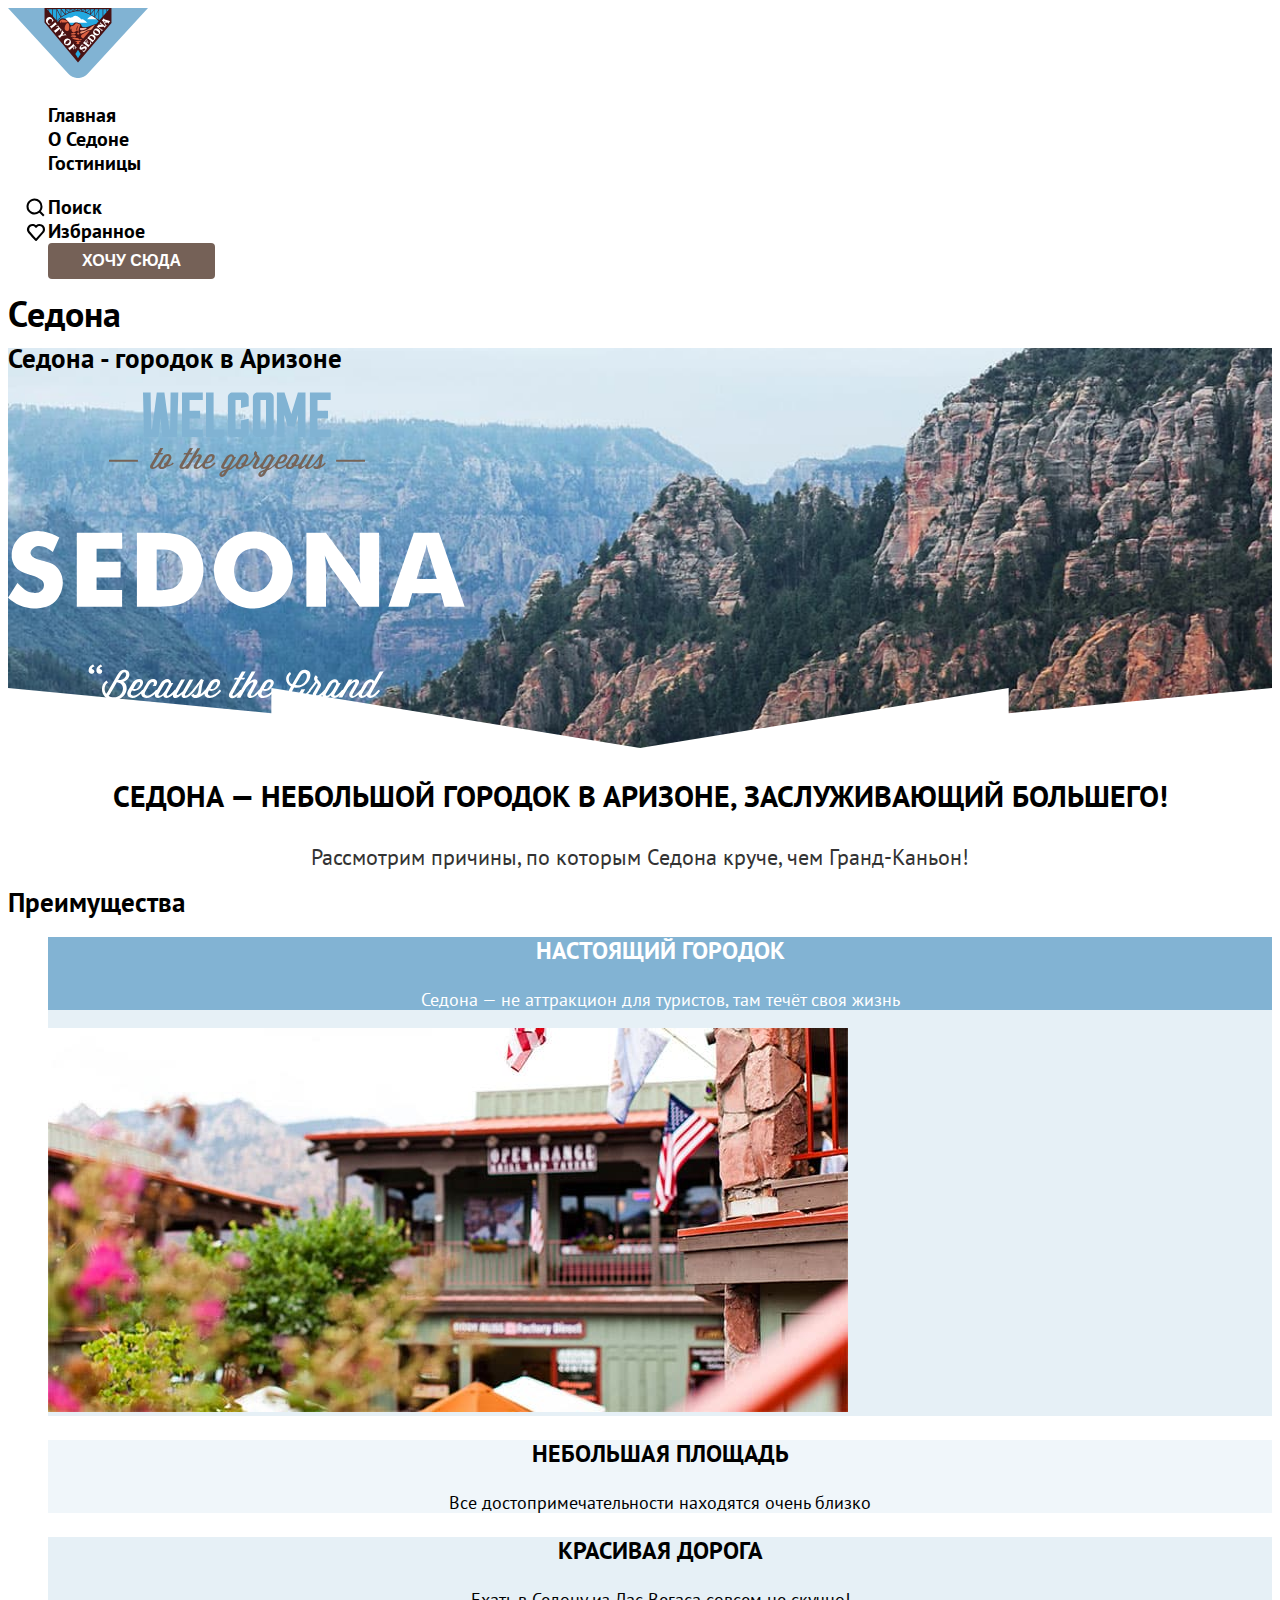
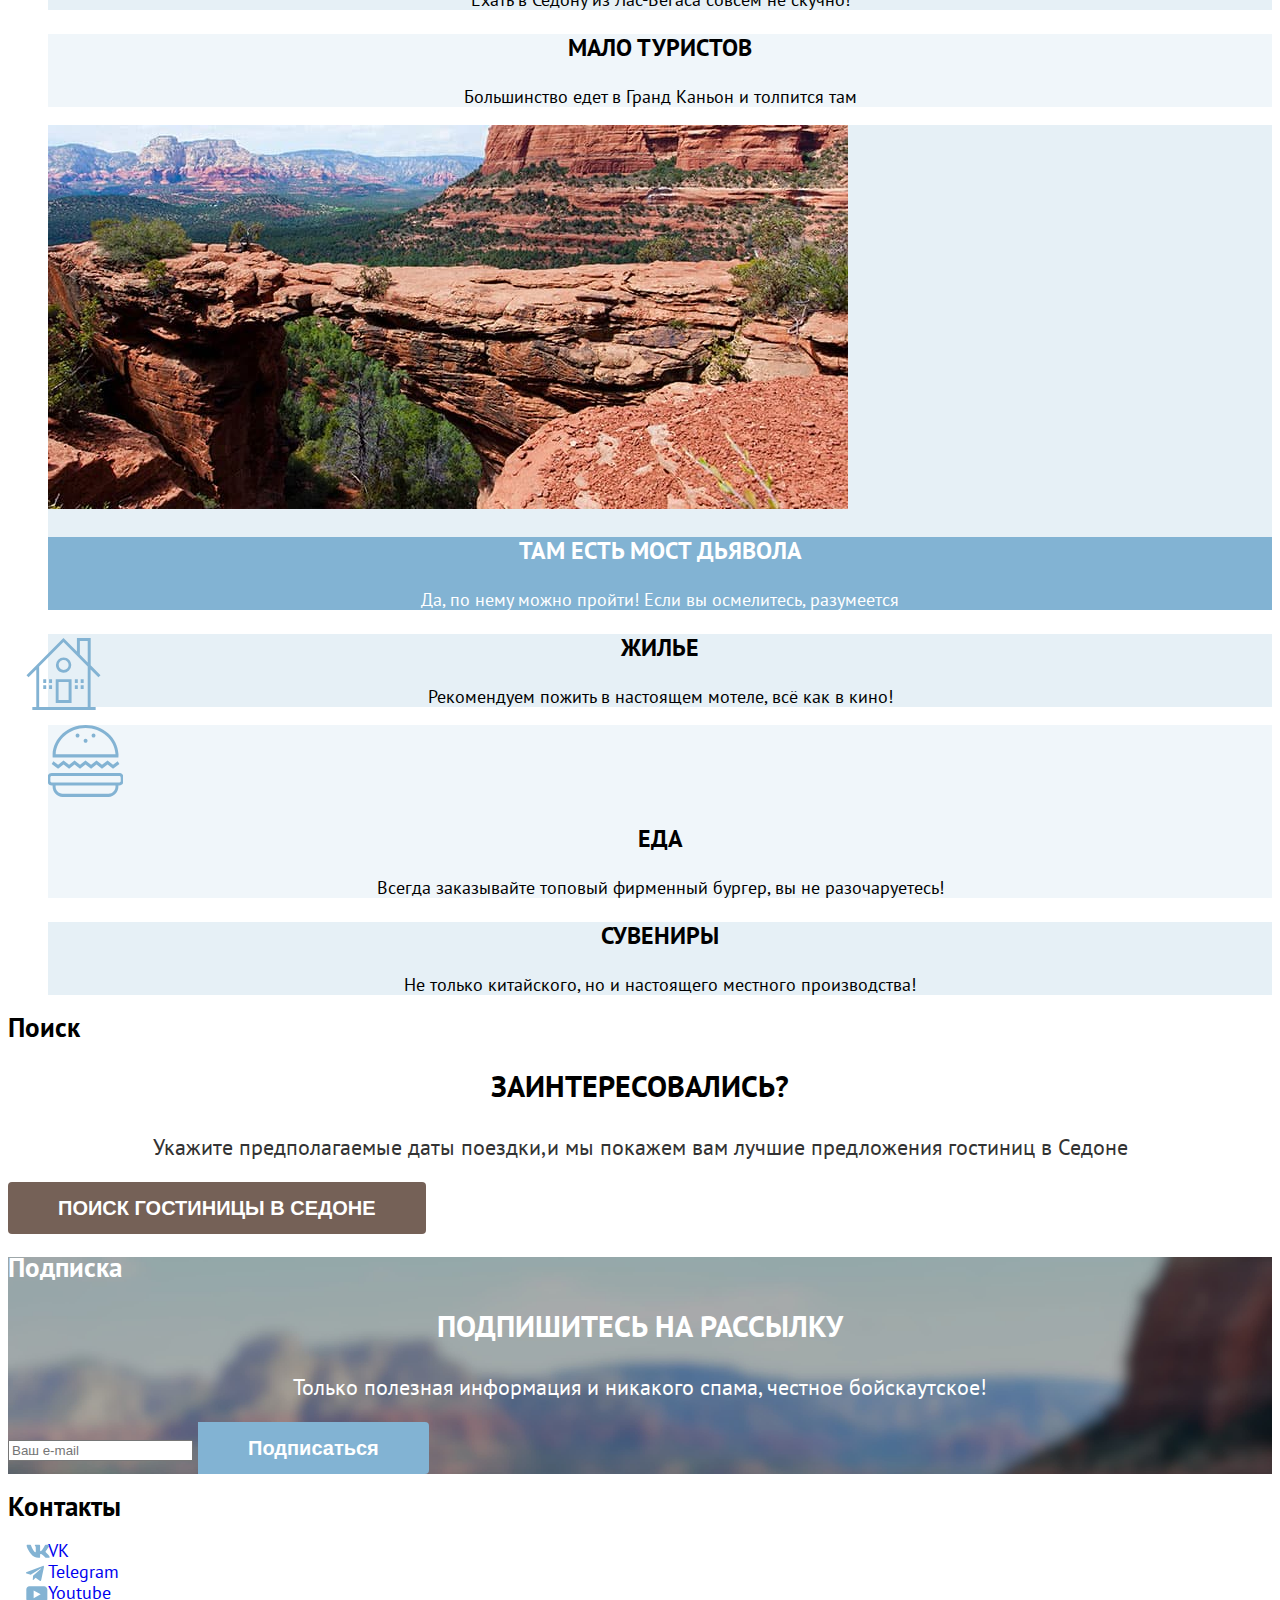
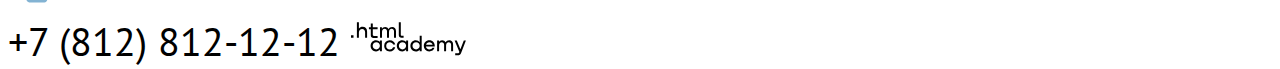
<file: 5/index.html>
<!DOCTYPE html>
<html lang="ru">

  <head>
    <meta charset="utf-8">
    <title>HTML Academy: Седона</title>
    <link rel="stylesheet" href="styles/styles.css">
    <base href="https://htmlacademy-htmlcss.github.io/2215849-sedona-35/5/">
</head>

  <body>
    <header class="page-header flex">
      <a class="page-header-link" href="#">
        <img class="page-header-logo" src="images/page-header-logo.svg" width="140" height="70"
          alt="Логотип сайта о городе Седона.">
      </a>
      <nav class="navigation flex">
        <ul class="navigation-list flex">
          <li class="navigation-item">
            <a class="navigation-link navigation-link-current">Главная</a>
          </li>
          <li class="navigation-item">
            <a class="navigation-link" href="#">О Седоне</a>
          </li>
          <li class="navigation-item">
            <a class="navigation-link" href="#">Гостиницы</a>
          </li>
        </ul>
        <ul class="navigation-list navigation-user flex">
          <li class="navigation-item">
            <a class="navigation-link" href="#">
              <span class="navigation-search visually-hidden">
                Поиск
              </span>
            </a>
          </li>
          <li class="navigation-item">
            <a class="navigation-link" href="#">
              <span class="navigation-favorits visually-hidden">
                Избранное
              </span>
            </a>
          </li>
          <li class="navigation-item">
            <button class="navigation-button page-button" type="button">Хочу сюда</button>
          </li>
        </ul>
      </nav>
    </header>
    <main class="main-index">
      <h1 class="page-title visually-hidden">
        Седона
      </h1>
      <section class="hero">
        <div class="hero-preview">
          <h2 class="section-title visually-hidden">
            Седона - городок в Аризоне
          </h2>
          <img class="hero-logo" src="images/hero-logo.svg" width="458" height="352"
            alt="Логотип приглашение посетить город Седона.">
        </div>
        <div class="hero-motivation">
          <p class="section-text hero-text">
            Седона — небольшой городок в Аризоне, заслуживающий большего!
          </p>
          <p class="section-subtext hero-subtext">
            Рассмотрим причины, по которым Седона круче, чем Гранд-Каньон!
          </p>
        </div>
      </section>
      <section class="advantages">
        <h2 class="section-title visually-hidden">
          Преимущества
        </h2>
        <ul class="advantages-list flex">
          <li class="advantages-item advantages-item-colorized flex">
            <div class="advantages-card">
              <h3 class="advantages-title advantages-title-border">
                Настоящий городок
              </h3>
              <p class="advantages-description">
                Седона — не аттракцион для туристов, там течёт своя жизнь
              </p>
            </div>
            <img class="advantages-image" src="images/advantages-property.jpg" width="800" height="384"
              alt="Недвижимость Седоны.">
          </li>
          <li class="advantages-item">
            <h3 class="advantages-title advantages-title-border">
              Небольшая площадь
            </h3>
            <p class="advantages-description">
              Все достопримечательности находятся очень близко
            </p>
          </li>
          <li class="advantages-item">
            <h3 class="advantages-title advantages-title-border">
              Красивая дорога
            </h3>
            <p class="advantages-description">
              Ехать в Седону из Лас-Вегаса совсем не скучно!
            </p>
          </li>
          <li class="advantages-item">
            <h3 class="advantages-title advantages-title-border">
              Мало туристов
            </h3>
            <p class="advantages-description">
              Большинство едет в Гранд Каньон и толпится там
            </p>
          </li>
          <li class="advantages-item advantages-item-colorized flex">
            <img class="advantages-image" src="images/advantages-rocks.jpg" width="800" height="384"
              alt="Скалы Седоны и Мост Дьявола.">
            <div class="advantages-card">
              <h3 class="advantages-title advantages-title-border">
                Там есть мост дьявола
              </h3>
              <p class="advantages-description">
                Да, по нему можно пройти! Если вы осмелитесь, разумеется
              </p>
            </div>
          </li>
        </ul>
        <ul class="advantages-list flex">
          <li class="advantages-item advantages-final advantages-item-house">
            <h3 class="advantages-title">
              Жилье
            </h3>
            <p class="advantages-description">
              Рекомендуем пожить в настоящем мотеле, всё как в кино!
            </p>
          </li>
          <li class="advantages-item advantages-final flex">
            <span class="advantages-item-food"></span>
            <h3 class="advantages-title">
              Еда
            </h3>
            <p class="advantages-description">
              Всегда заказывайте топовый фирменный бургер, вы не разочаруетесь!
            </p>
          </li>
          <li class="advantages-item advantages-final advantages-item-gift">
            <h3 class="advantages-title">
              Сувениры
            </h3>
            <p class="advantages-description">
              Не только китайского, но и настоящего местного производства!
            </p>
          </li>
        </ul>
      </section>
      <section class="searching">
        <h2 class="section-title visually-hidden">
          Поиск
        </h2>
        <p class="section-text searching-text">
          Заинтересовались?
        </p>
        <p class="section-subtext searching-subtext">
          Укажите предполагаемые даты поездки,и мы покажем вам лучшие предложения гостиниц в Седоне
        </p>
        <button class="searching-button page-button" type="button">Поиск гостиницы в Седоне</button>
      </section>
      <section class="subscribe">
        <h2 class="section-title visually-hidden">
          Подписка
        </h2>
        <p class="section-text subscribe-text">
          Подпишитесь на рассылку
        </p>
        <p class="section-subtext subscribe-subtext">
          Только полезная информация и никакого спама, честное бойскаутское!
        </p>
        <form class="subscribe-form" action="https://echo.htmlacademy.ru" method="post">
          <input type="text" placeholder="Ваш e-mail">
          <button class="subscribe-button" type="submit">Подписаться</button>
        </form>
      </section>
    </main>
    <footer class="page-footer">
      <section class="contacts">
        <h2 class="section-title visually-hidden">
          Контакты
        </h2>
        <ul class="contacts-list">
          <li class="contacts-item contacts-vk">
            <a class="contacts-link" href="https://vk.com/htmlacademy">
              <span class="visually-hidden">
                VK
              </span>
            </a>
          </li>
          <li class="contacts-item contacts-telegram">
            <a class="contacts-link" href="https://t.me/htmlacademy">
              <span class="visually-hidden">
                Telegram
              </span>
            </a>
          </li>
          <li class="contacts-item contacts-youtube">
            <a class="contacts-link" href="https://www.youtube.com/user/htmlacademyru">
              <span class="visually-hidden">
                Youtube
              </span>
            </a>
          </li>
        </ul>
        <a class="contacts-phone" href="tel:+78128121212">
          +7 (812) 812-12-12
        </a>
        <a class="contacts-link" href="https://www.htmlacademy.ru">
          <img class="contacts-logo" src="images/html-academy.svg" alt="Логотип HTML Academy.">
        </a>
      </section>
    </footer>
  </body>

</html>
</file>
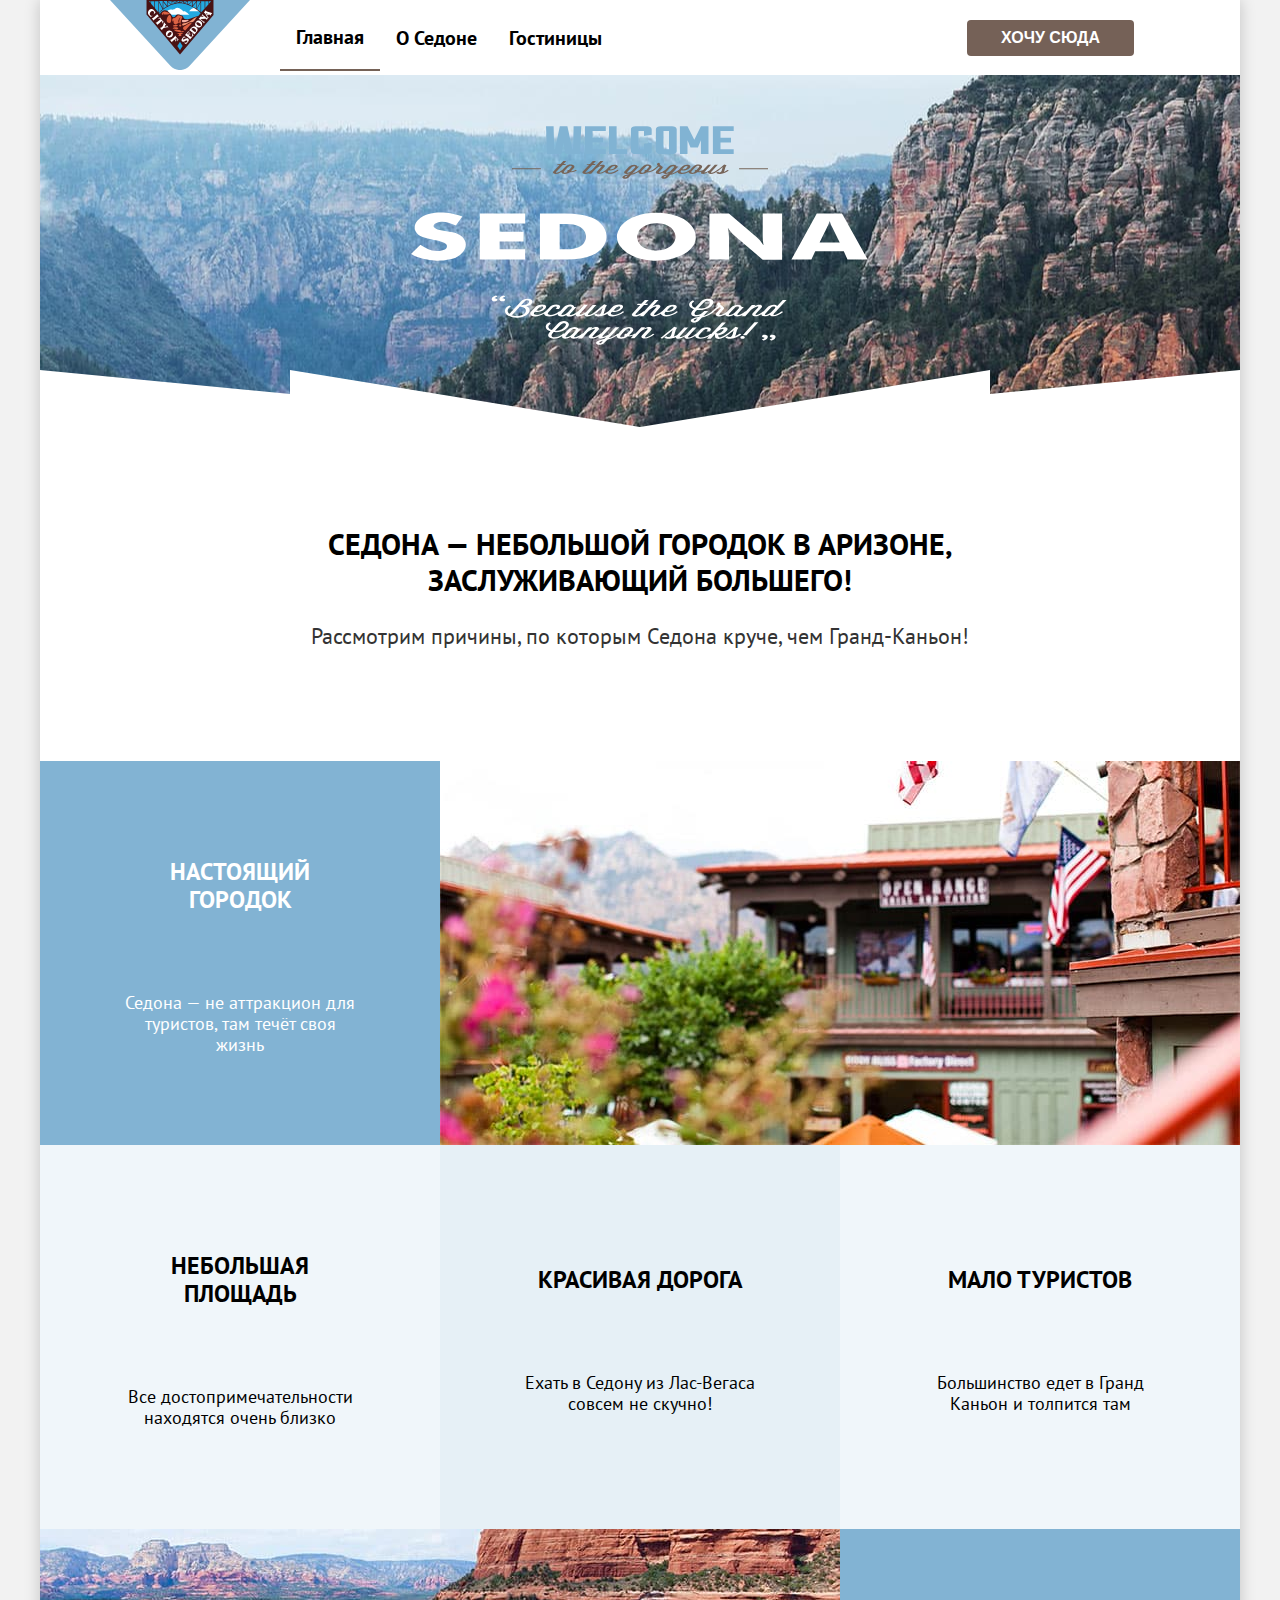
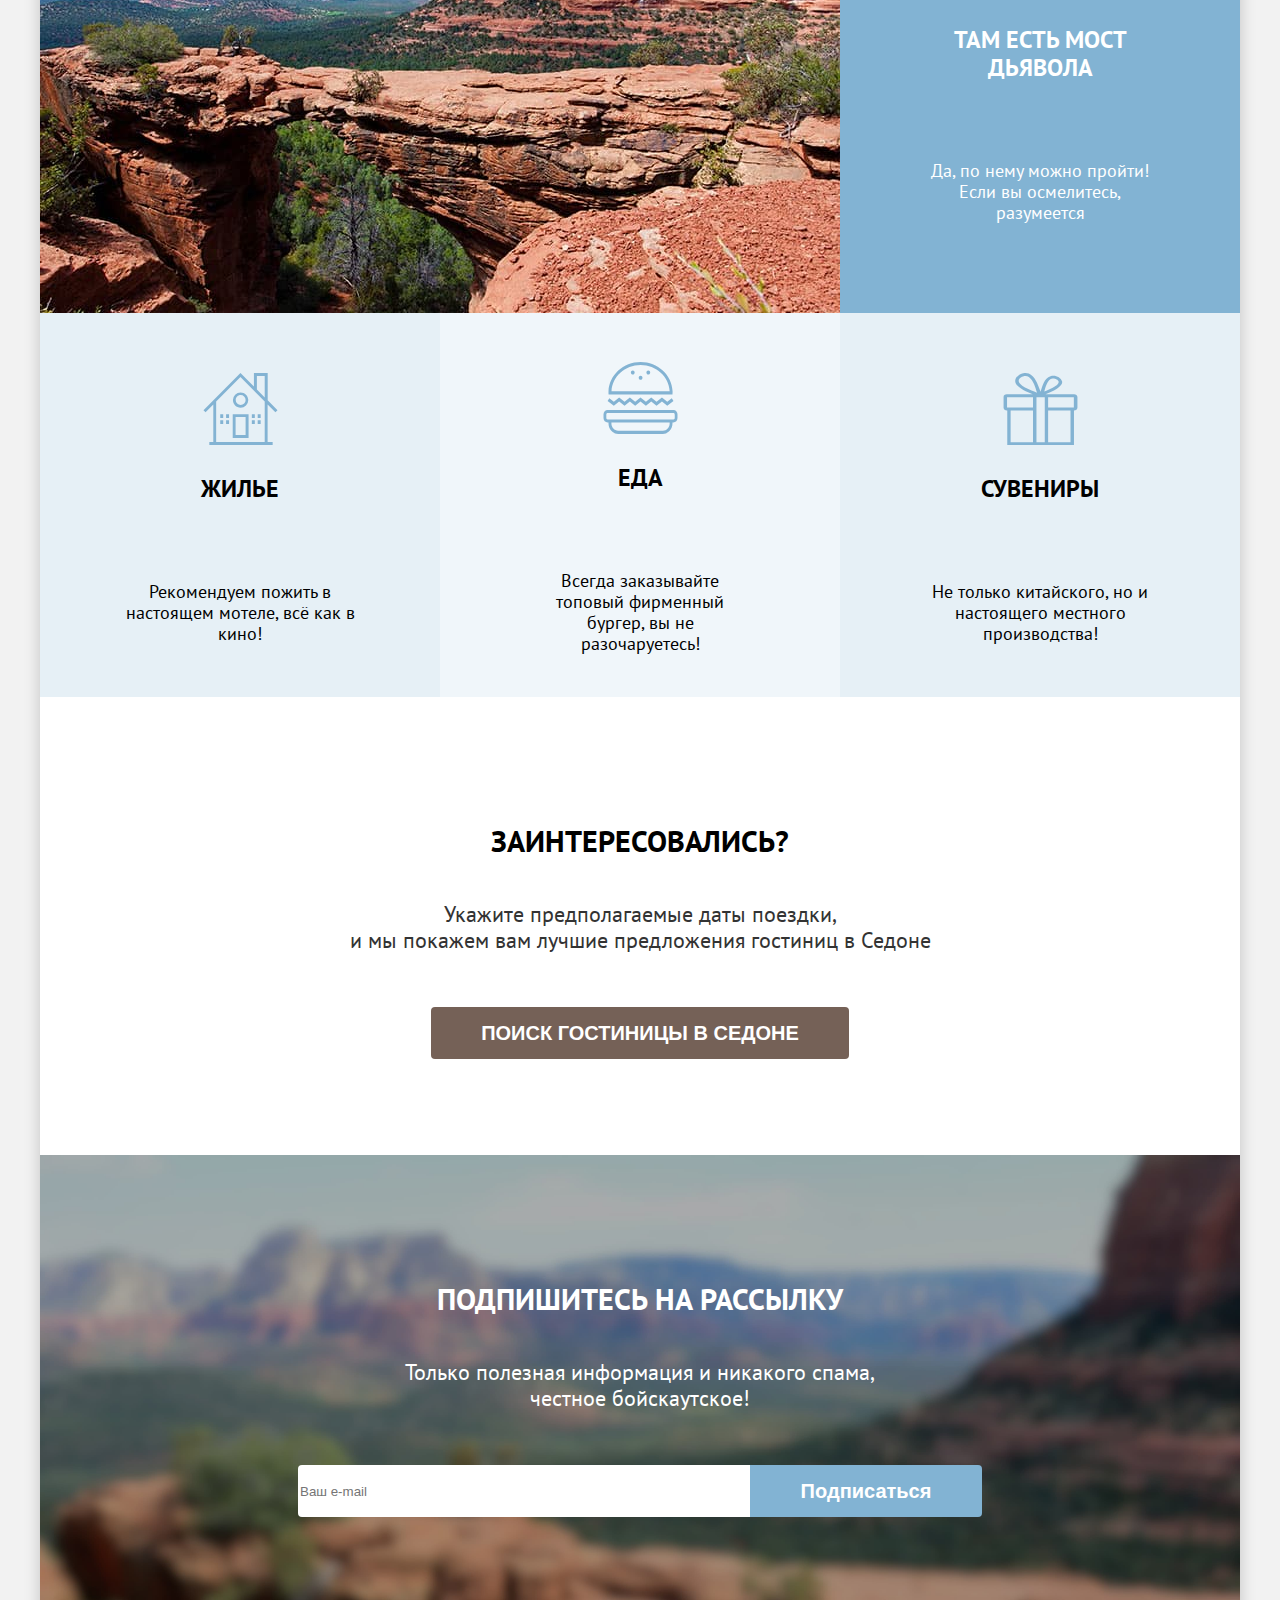
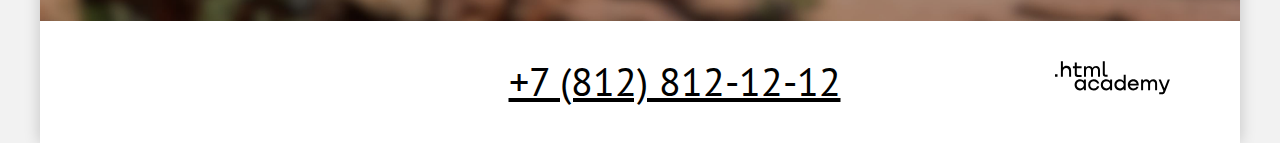
<file: 6/index.html>
<!DOCTYPE html>
<html lang="ru">

  <head>
    <meta charset="utf-8">
    <title>HTML Academy: Седона</title>
    <link rel="stylesheet" href="styles/styles.css">
    <base href="https://htmlacademy-htmlcss.github.io/2215849-sedona-35/6/">
</head>

  <body>
    <div class="wrapper">
      <header class="page-header flex">
        <a class="page-header-link" href="#">
          <img class="page-header-logo" src="images/page-header-logo.svg" width="140" height="70"
            alt="Логотип сайта о городе Седона.">
        </a>
        <nav class="navigation flex">
          <ul class="navigation-list navigation-list-left flex">
            <li class="navigation-item">
              <a class="navigation-link navigation-link-current">Главная</a>
            </li>
            <li class="navigation-item">
              <a class="navigation-link" href="#">О&nbsp;Седоне</a>
            </li>
            <li class="navigation-item">
              <a class="navigation-link" href="#">Гостиницы</a>
            </li>
          </ul>
          <ul class="navigation-list navigation-user flex">
            <li class="navigation-item">
              <a class="navigation-link" href="#">
                <span class="navigation-search visually-hidden">Поиск</span>
              </a>
            </li>
            <li class="navigation-item">
              <a class="navigation-link" href="#">
                <span class="navigation-favorits visually-hidden">Избранное</span>
              </a>
            </li>
            <li class="navigation-item">
              <button class="navigation-button page-button" type="button">Хочу&nbsp;сюда</button>
            </li>
          </ul>
        </nav>
      </header>
      <main class="main-index">
        <section class="hero flex">
          <h1 class="page-title visually-hidden">
            Седона
          </h1>
          <div class="hero-preview">
            <h2 class="section-title visually-hidden">
              Седона - городок в Аризоне
            </h2>
            <img class="hero-logo" src="images/hero-logo.svg" width="458" height="352"
              alt="Логотип приглашение посетить город Седона.">
          </div>
          <div class="hero-motivation wrapper-inner">
            <p class="section-text hero-text">
              Седона — небольшой городок в Аризоне, <br> заслуживающий большего!
            </p>
            <p class="section-subtext hero-subtext">
              Рассмотрим причины, по которым Седона круче, чем Гранд-Каньон!
            </p>
          </div>
        </section>
        <section class="advantages">
          <h2 class="section-title visually-hidden">
            Преимущества
          </h2>
          <ul class="advantages-list flex">
            <li class="advantages-item flex">
              <div class="advantages-card flex">
                <h3 class="advantages-title">
                  Настоящий городок
                </h3>
                <p class="advantages-description">
                  Седона — не аттракцион для туристов, там течёт своя жизнь
                </p>
              </div>
              <img class="advantages-image" src="images/advantages-property.jpg" width="800" height="384"
                alt="Недвижимость Седоны.">
            </li>
            <li class="advantages-item">
              <div class="advantages-card flex">
                <h3 class="advantages-title advantages-title-border">
                  Небольшая площадь
                </h3>
                <p class="advantages-description">
                  Все достопримечательности находятся очень близко
                </p>
              </div>
            </li>
            <li class="advantages-item">
              <div class="advantages-card flex">
                <h3 class="advantages-title advantages-title-border">
                  Красивая дорога
                </h3>
                <p class="advantages-description">
                  Ехать в Седону из Лас-Вегаса совсем не скучно!
                </p>
              </div>
            </li>
            <li class="advantages-item">
              <div class="advantages-card flex">
                <h3 class="advantages-title advantages-title-border">
                  Мало туристов
                </h3>
                <p class="advantages-description">
                  Большинство едет в Гранд Каньон и толпится там
                </p>
              </div>
            </li>
            <li class="advantages-item flex">
              <img class="advantages-image" src="images/advantages-rocks.jpg" width="800" height="384"
                alt="Скалы Седоны и Мост Дьявола.">
              <div class="advantages-card flex">
                <h3 class="advantages-title advantages-title-border">
                  Там есть мост дьявола
                </h3>
                <p class="advantages-description">
                  Да, по нему можно пройти! Если вы осмелитесь, разумеется
                </p>
              </div>
            </li>
          </ul>
          <ul class="advantages-list flex">
            <li class="advantages-card advantages-card-color flex">
              <h3 class="advantages-title advantages-title-house">
                Жилье
              </h3>
              <p class="advantages-description">
                Рекомендуем пожить в настоящем мотеле, всё как в кино!
              </p>
            </li>
            <li class="advantages-card advantages-card-color flex">
              <h3 class="advantages-title advantages-title-food">
                Еда
              </h3>
              <p class="advantages-description">
                Всегда заказывайте топовый фирменный бургер, вы не разочаруетесь!
              </p>
            </li>
            <li class="advantages-card advantages-card-color flex">
              <h3 class="advantages-title advantages-title-gift">
                Сувениры
              </h3>
              <p class="advantages-description">
                Не только китайского, но и настоящего местного производства!
              </p>
            </li>
          </ul>
        </section>
        <section class="searching flex">
          <h2 class="section-title visually-hidden">
            Поиск
          </h2>
          <p class="section-text searching-text">
            Заинтересовались?
          </p>
          <p class="section-subtext searching-subtext">
            Укажите предполагаемые даты поездки, <br> и мы покажем вам лучшие предложения гостиниц в Седоне
          </p>
          <button class="searching-button page-button" type="button">Поиск гостиницы в Седоне</button>
        </section>
        <section class="subscribe flex">
          <h2 class="section-title visually-hidden">
            Подписка
          </h2>
          <p class="section-text subscribe-text">
            Подпишитесь на рассылку
          </p>
          <p class="section-subtext subscribe-subtext">
            Только полезная информация и никакого спама, <br> честное бойскаутское!
          </p>
          <form class="subscribe-form" action="https://echo.htmlacademy.ru" method="post">
            <input class="subscribe-input" type="text" placeholder="Ваш e-mail">
            <button class="subscribe-button" type="submit">Подписаться</button>
          </form>
        </section>
      </main>
      <footer class="page-footer">
        <section class="contacts flex">
          <h2 class="section-title visually-hidden">
            Контакты
          </h2>
          <ul class="contacts-list flex">
            <li class="contacts-item contacts-vk">
              <a class="contacts-link" href="https://vk.com/htmlacademy">
                <span class="visually-hidden">
                  VK
                </span>
              </a>
            </li>
            <li class="contacts-item contacts-telegram">
              <a class="contacts-link" href="https://t.me/htmlacademy">
                <span class="visually-hidden">
                  Telegram
                </span>
              </a>
            </li>
            <li class="contacts-item contacts-youtube">
              <a class="contacts-link" href="https://www.youtube.com/user/htmlacademyru">
                <span class="visually-hidden">
                  Youtube
                </span>
              </a>
            </li>
          </ul>
          <a class="contacts-phone" href="tel:+78128121212">
            +7 (812) 812-12-12
          </a>
          <a class="contacts-link" href="https://www.htmlacademy.ru">
            <img class="contacts-logo" src="images/html-academy.svg" alt="Логотип HTML Academy.">
          </a>
        </section>
      </footer>
    </div>
  </body>

</html>
</file>
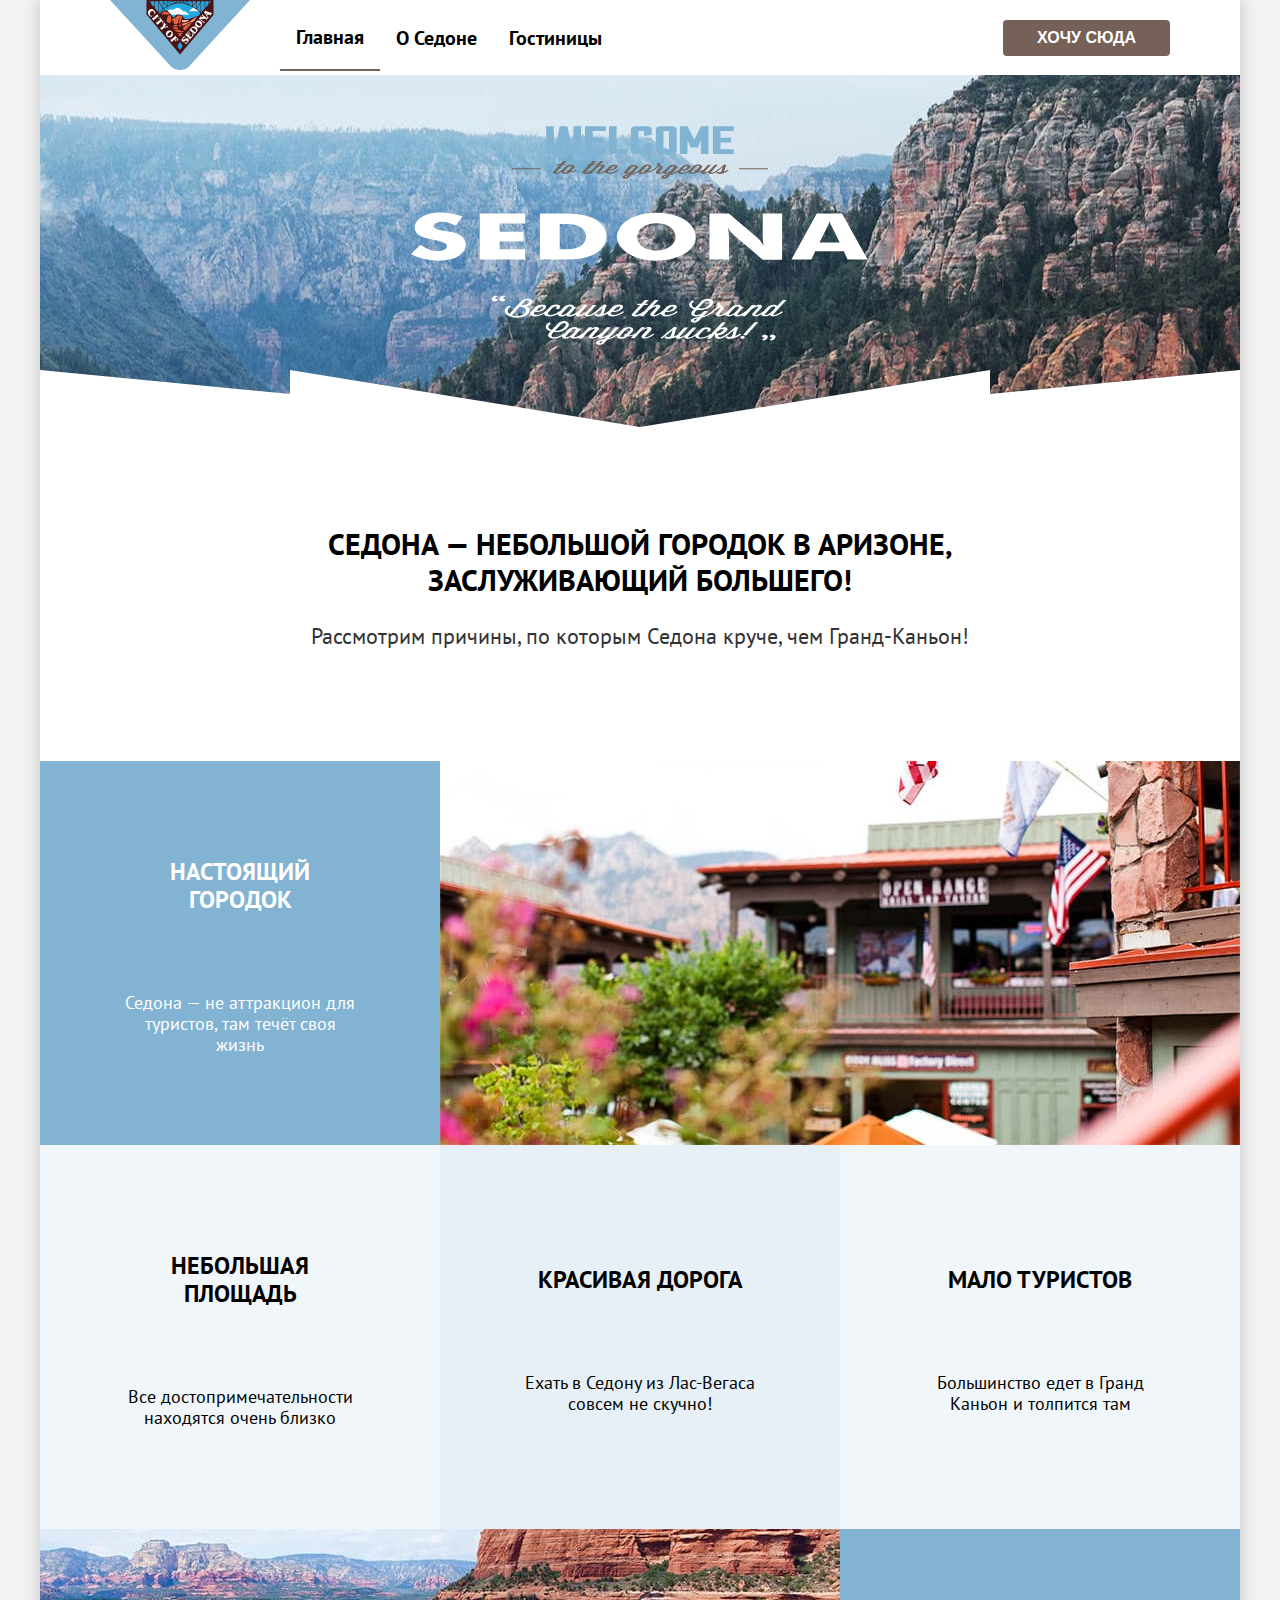
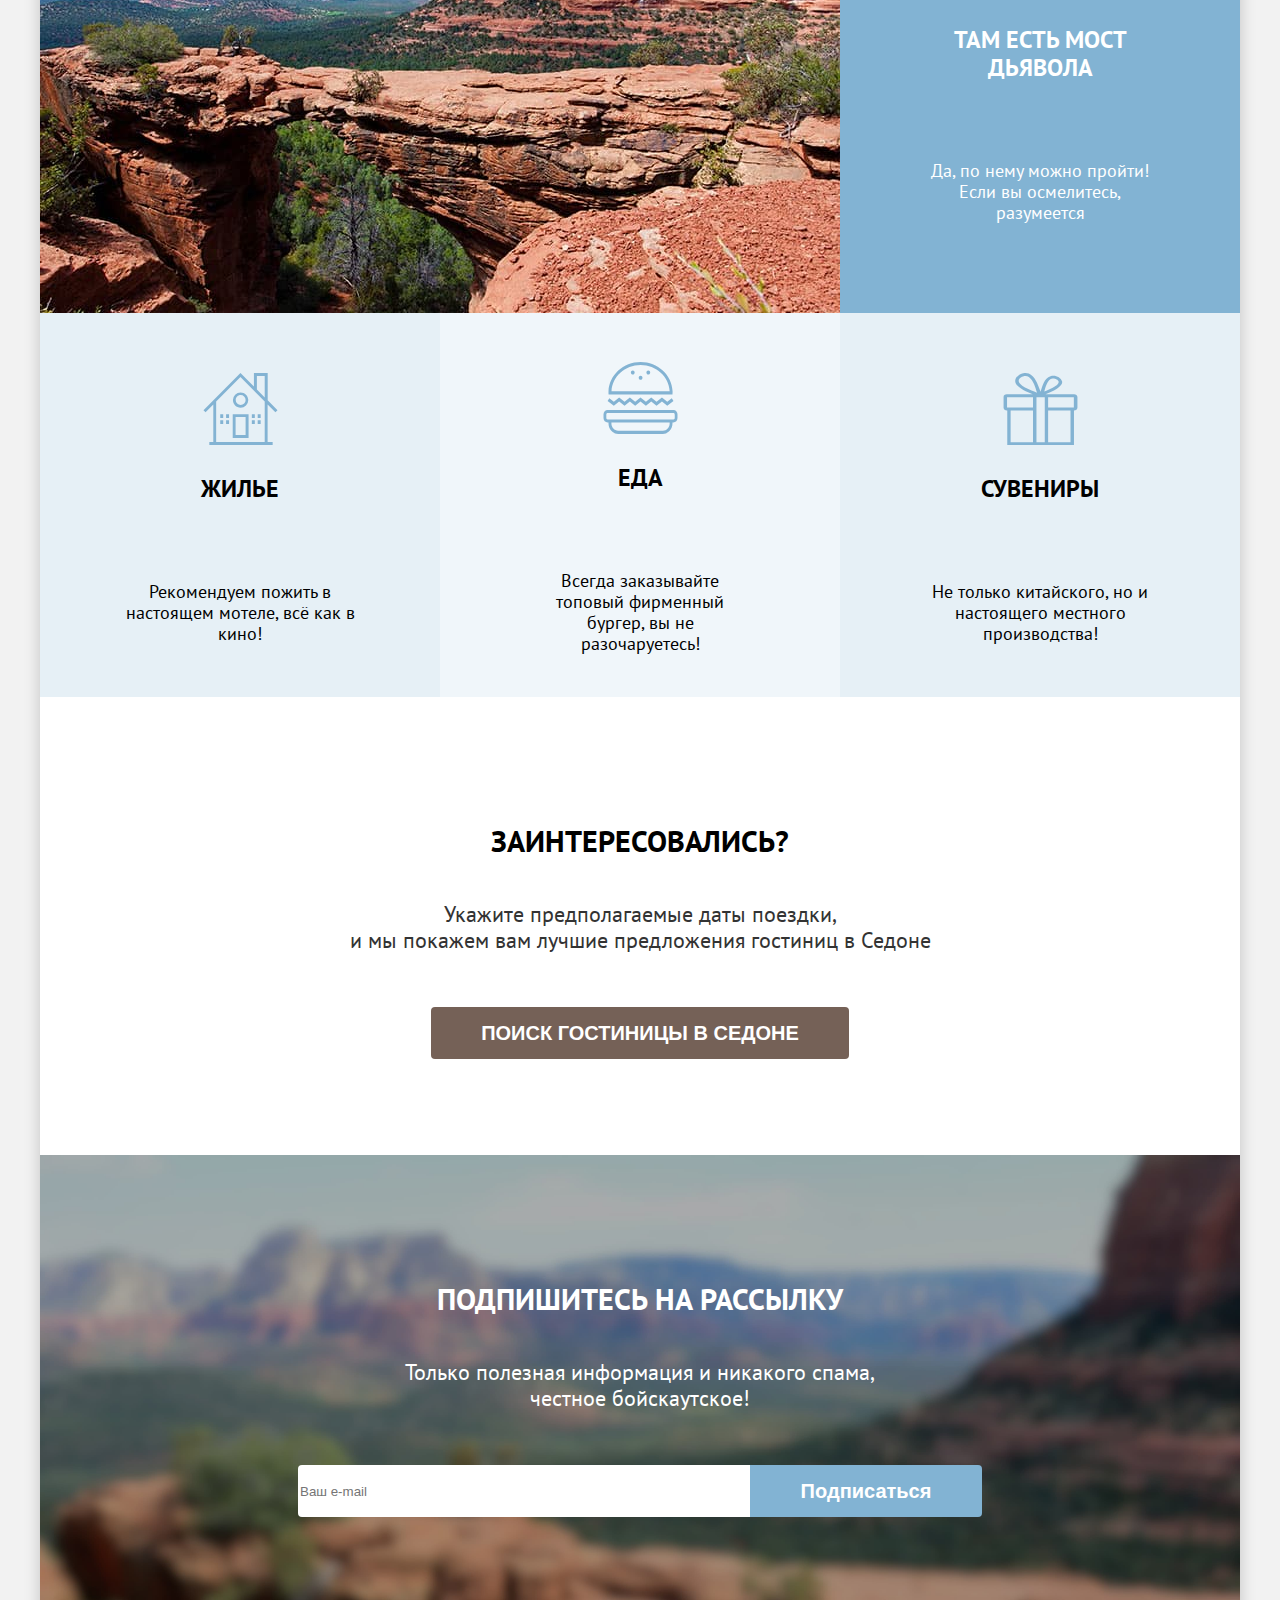
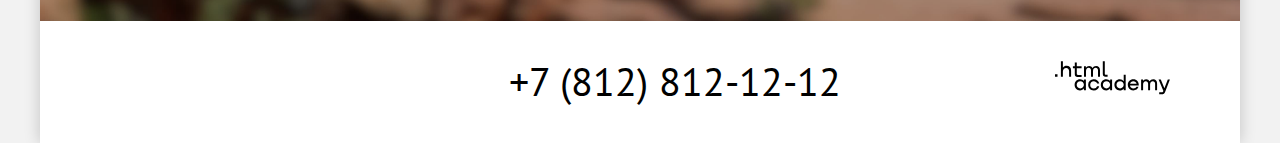
<file: 7/index.html>
<!DOCTYPE html>
<html lang="ru">

  <head>
    <meta charset="utf-8">
    <title>HTML Academy: Седона</title>
    <link rel="stylesheet" href="styles/styles.css">
    <base href="https://htmlacademy-htmlcss.github.io/2215849-sedona-35/7/">
</head>

  <body>
    <div class="wrapper">
      <header class="page-header flex">
        <a class="page-header-link" href="#">
          <img class="page-header-logo" src="images/page-header-logo.svg" width="140" height="70"
            alt="Логотип сайта о городе Седона.">
        </a>
        <nav class="navigation flex">
          <ul class="navigation-list flex">
            <li class="navigation-item">
              <a class="navigation-link navigation-link-current">Главная</a>
            </li>
            <li class="navigation-item">
              <a class="navigation-link" href="#">О&nbsp;Седоне</a>
            </li>
            <li class="navigation-item">
              <a class="navigation-link" href="#">Гостиницы</a>
            </li>
          </ul>
          <ul class="navigation-list navigation-user flex">
            <li class="navigation-item">
              <a class="navigation-link" href="#">
                <span class="navigation-search visually-hidden">Поиск</span>
              </a>
            </li>
            <li class="navigation-item">
              <a class="navigation-link" href="#">
                <span class="navigation-favorits visually-hidden">Избранное</span>
              </a>
            </li>
            <li class="navigation-item">
              <button class="navigation-button page-button" type="button">Хочу&nbsp;сюда</button>
            </li>
          </ul>
        </nav>
      </header>
      <main class="main-index">
        <section class="hero flex">
          <h1 class="page-title visually-hidden">
            Седона
          </h1>
          <div class="hero-preview">
            <h2 class="section-title visually-hidden">
              Седона - городок в Аризоне
            </h2>
            <img class="hero-logo" src="images/hero-logo.svg" width="458" height="352"
              alt="Логотип приглашение посетить город Седона.">
          </div>
          <div class="hero-motivation wrapper-inner">
            <p class="section-text hero-text">
              Седона — небольшой городок в Аризоне, <br> заслуживающий большего!
            </p>
            <p class="section-subtext hero-subtext">
              Рассмотрим причины, по которым Седона круче, чем Гранд-Каньон!
            </p>
          </div>
        </section>
        <section class="advantages">
          <h2 class="section-title visually-hidden">
            Преимущества
          </h2>
          <ul class="advantages-list flex">
            <li class="advantages-item flex">
              <div class="advantages-card flex">
                <h3 class="advantages-title">
                  Настоящий городок
                </h3>
                <p class="advantages-description">
                  Седона — не аттракцион для туристов, там течёт своя жизнь
                </p>
              </div>
              <img class="advantages-image" src="images/advantages-property.jpg" width="800" height="384"
                alt="Недвижимость Седоны.">
            </li>
            <li class="advantages-item">
              <div class="advantages-card flex">
                <h3 class="advantages-title advantages-title-border">
                  Небольшая площадь
                </h3>
                <p class="advantages-description">
                  Все достопримечательности находятся очень близко
                </p>
              </div>
            </li>
            <li class="advantages-item">
              <div class="advantages-card flex">
                <h3 class="advantages-title advantages-title-border">
                  Красивая дорога
                </h3>
                <p class="advantages-description">
                  Ехать в Седону из Лас-Вегаса совсем не скучно!
                </p>
              </div>
            </li>
            <li class="advantages-item">
              <div class="advantages-card flex">
                <h3 class="advantages-title advantages-title-border">
                  Мало туристов
                </h3>
                <p class="advantages-description">
                  Большинство едет в Гранд Каньон и толпится там
                </p>
              </div>
            </li>
            <li class="advantages-item flex">
              <img class="advantages-image" src="images/advantages-rocks.jpg" width="800" height="384"
                alt="Скалы Седоны и Мост Дьявола.">
              <div class="advantages-card flex">
                <h3 class="advantages-title advantages-title-border">
                  Там есть мост дьявола
                </h3>
                <p class="advantages-description">
                  Да, по нему можно пройти! Если вы осмелитесь, разумеется
                </p>
              </div>
            </li>
          </ul>
          <ul class="advantages-list flex">
            <li class="advantages-card advantages-card-color flex">
              <h3 class="advantages-title advantages-title-house">
                Жилье
              </h3>
              <p class="advantages-description">
                Рекомендуем пожить в настоящем мотеле, всё как в кино!
              </p>
            </li>
            <li class="advantages-card advantages-card-color flex">
              <h3 class="advantages-title advantages-title-food">
                Еда
              </h3>
              <p class="advantages-description">
                Всегда заказывайте топовый фирменный бургер, вы не разочаруетесь!
              </p>
            </li>
            <li class="advantages-card advantages-card-color flex">
              <h3 class="advantages-title advantages-title-gift">
                Сувениры
              </h3>
              <p class="advantages-description">
                Не только китайского, но и настоящего местного производства!
              </p>
            </li>
          </ul>
        </section>
        <section class="searching flex">
          <h2 class="section-title visually-hidden">
            Поиск
          </h2>
          <p class="section-text searching-text">
            Заинтересовались?
          </p>
          <p class="section-subtext searching-subtext">
            Укажите предполагаемые даты поездки, <br> и мы покажем вам лучшие предложения гостиниц в Седоне
          </p>
          <button class="searching-button page-button" type="button">Поиск гостиницы в Седоне</button>
        </section>
        <section class="subscribe flex">
          <h2 class="section-title visually-hidden">
            Подписка
          </h2>
          <p class="section-text subscribe-text">
            Подпишитесь на рассылку
          </p>
          <p class="section-subtext subscribe-subtext">
            Только полезная информация и никакого спама, <br> честное бойскаутское!
          </p>
          <form class="subscribe-form" action="https://echo.htmlacademy.ru" method="post">
            <input class="subscribe-input" type="text" placeholder="Ваш e-mail">
            <button class="subscribe-button" type="submit">Подписаться</button>
          </form>
        </section>
      </main>
      <footer class="page-footer">
        <section class="contacts flex">
          <h2 class="section-title visually-hidden">
            Контакты
          </h2>
          <ul class="contacts-list flex">
            <li class="contacts-item contacts-vk">
              <a class="contacts-link" href="https://vk.com/htmlacademy">
                <span class="visually-hidden">
                  VK
                </span>
              </a>
            </li>
            <li class="contacts-item contacts-telegram">
              <a class="contacts-link" href="https://t.me/htmlacademy">
                <span class="visually-hidden">
                  Telegram
                </span>
              </a>
            </li>
            <li class="contacts-item contacts-youtube">
              <a class="contacts-link" href="https://www.youtube.com/user/htmlacademyru">
                <span class="visually-hidden">
                  Youtube
                </span>
              </a>
            </li>
          </ul>
          <a class="contacts-phone" href="tel:+78128121212">
            +7 (812) 812-12-12
          </a>
          <a class="contacts-link" href="https://www.htmlacademy.ru">
            <img class="contacts-logo" src="images/html-academy.svg" alt="Логотип HTML Academy.">
          </a>
        </section>
      </footer>
    </div>
  </body>

</html>
</file>
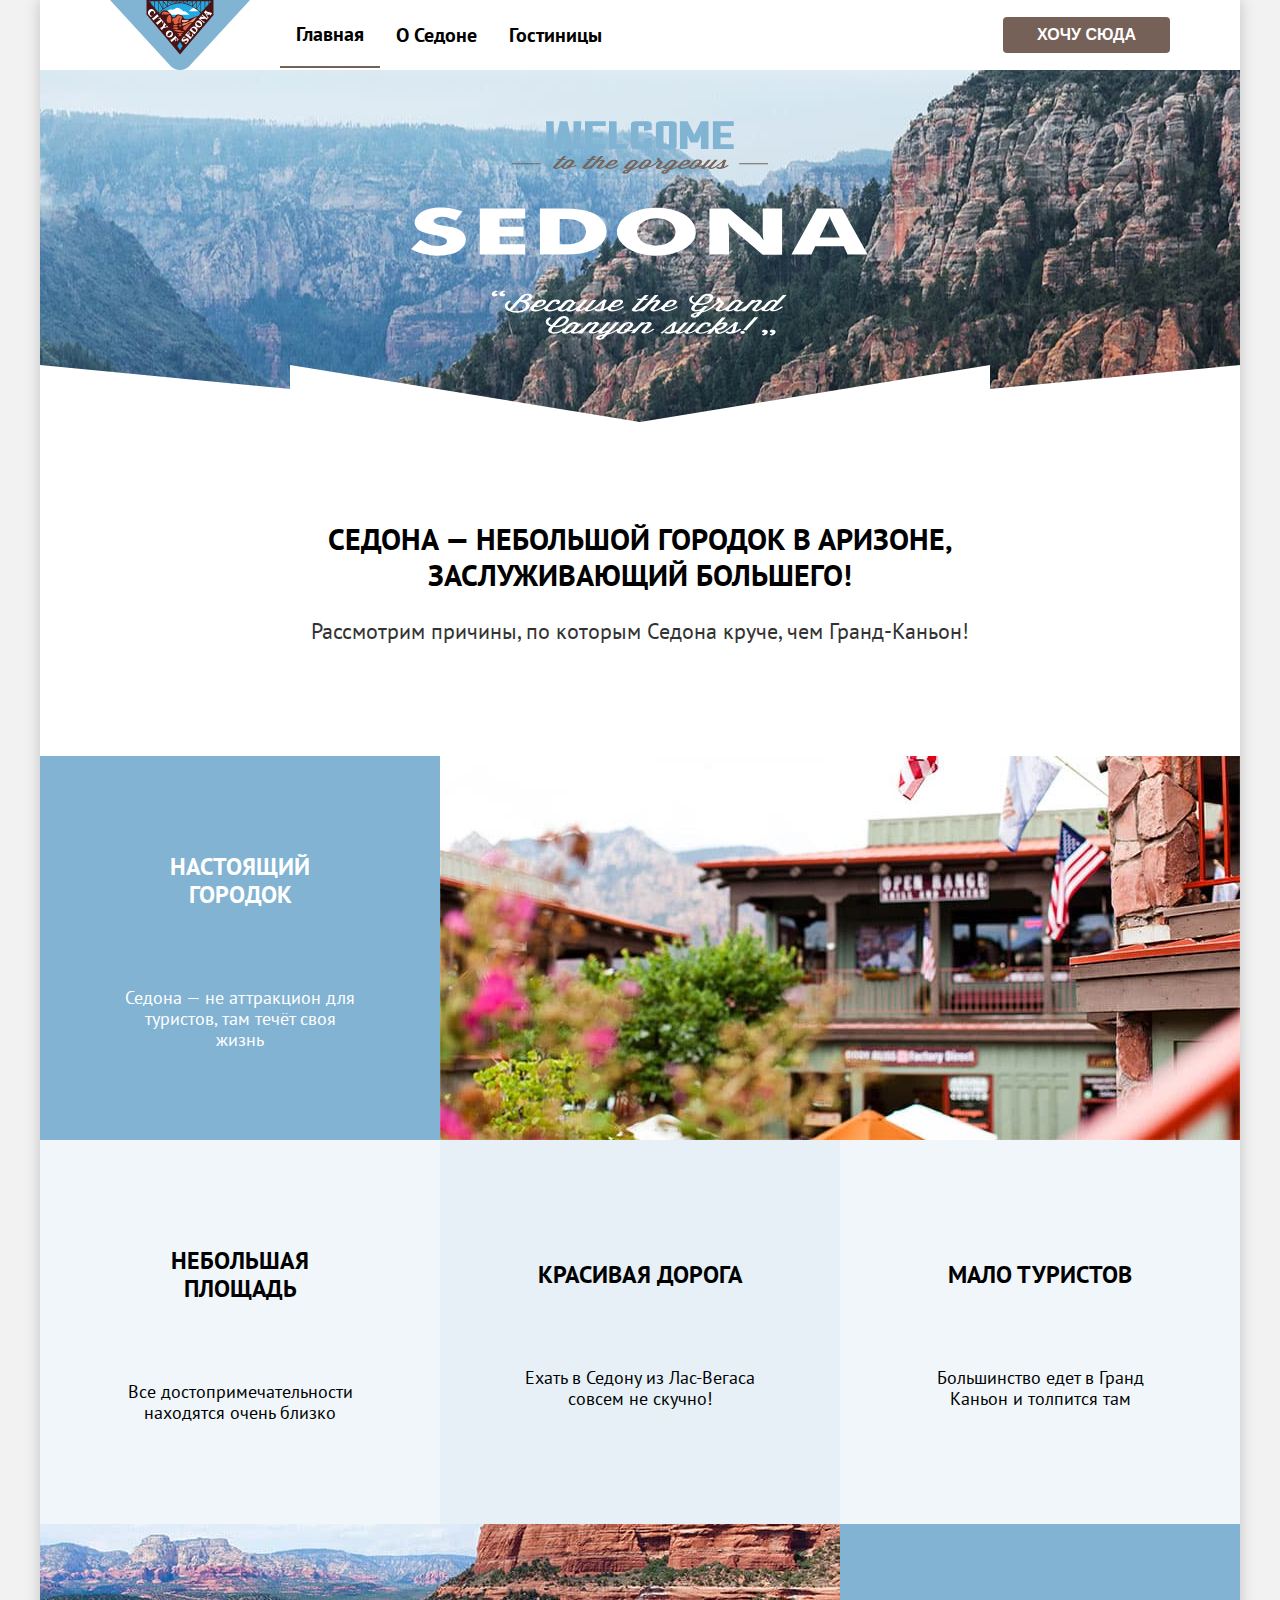
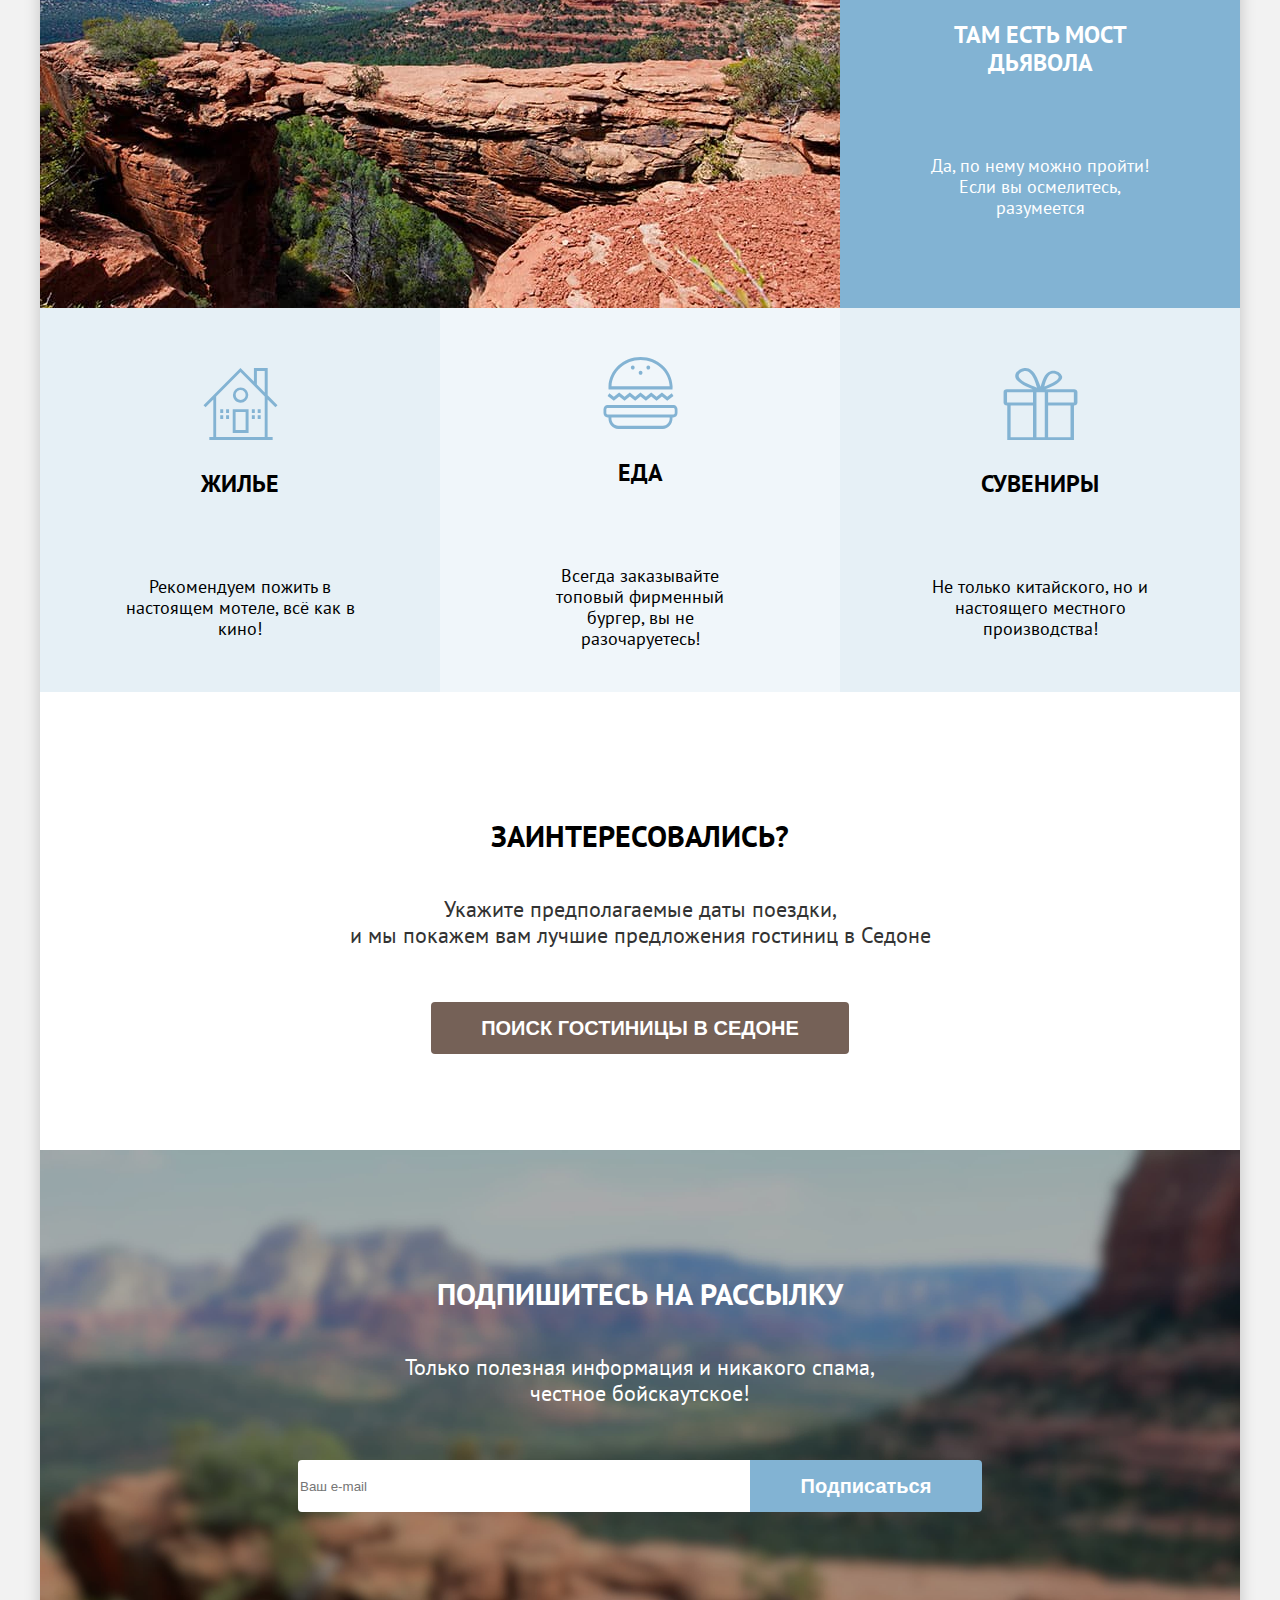
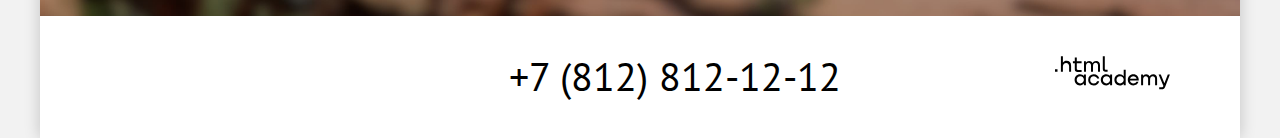
<file: 8/index.html>
<!DOCTYPE html>
<html lang="ru">

  <head>
    <meta charset="utf-8">
    <title>HTML Academy: Седона</title>
    <link rel="stylesheet" href="styles/styles.css">
    <base href="https://htmlacademy-htmlcss.github.io/2215849-sedona-35/8/">
</head>

  <body>
    <div class="wrapper">
      <header class="page-header wrapper-inner flex">
        <a class="page-header-link" href="#">
          <img class="page-header-logo" src="images/page-header-logo.svg" width="140" height="70"
            alt="Логотип сайта о городе Седона.">
        </a>
        <nav class="navigation flex">
          <ul class="navigation-list flex">
            <li class="navigation-item">
              <a class="navigation-link navigation-link-current">Главная</a>
            </li>
            <li class="navigation-item">
              <a class="navigation-link" href="#">О&nbsp;Седоне</a>
            </li>
            <li class="navigation-item">
              <a class="navigation-link" href="catalog.html">Гостиницы</a>
            </li>
          </ul>
          <ul class="navigation-list navigation-user flex">
            <li class="navigation-item">
              <a class="navigation-link" href="#">
                <span class="navigation-search visually-hidden">Поиск</span>
              </a>
            </li>
            <li class="navigation-item">
              <a class="navigation-link" href="#">
                <span class="navigation-favorits visually-hidden">Избранное</span>
              </a>
            </li>
            <li class="navigation-item">
              <button class="navigation-button page-button" type="button">Хочу&nbsp;сюда</button>
            </li>
          </ul>
        </nav>
      </header>
      <main class="main-index">
        <section class="hero flex">
          <h1 class="page-title visually-hidden">
            Седона
          </h1>
          <div class="hero-preview">
            <h2 class="section-title visually-hidden">
              Седона - городок в Аризоне
            </h2>
            <img class="hero-logo" src="images/hero-logo.svg" width="458" height="352"
              alt="Логотип приглашение посетить город Седона.">
          </div>
          <div class="hero-motivation wrapper-inner">
            <p class="section-text hero-text">
              Седона — небольшой городок в Аризоне, <br> заслуживающий большего!
            </p>
            <p class="section-subtext hero-subtext">
              Рассмотрим причины, по которым Седона круче, чем Гранд-Каньон!
            </p>
          </div>
        </section>
        <section class="advantages">
          <h2 class="section-title visually-hidden">
            Преимущества
          </h2>
          <ul class="advantages-list flex">
            <li class="advantages-item flex">
              <div class="advantages-card flex">
                <h3 class="advantages-title">
                  Настоящий городок
                </h3>
                <p class="advantages-description">
                  Седона — не аттракцион для туристов, там течёт своя жизнь
                </p>
              </div>
              <img class="advantages-image" src="images/advantages-property.jpg" width="800" height="384"
                alt="Недвижимость Седоны.">
            </li>
            <li class="advantages-item">
              <div class="advantages-card flex">
                <h3 class="advantages-title advantages-title-border">
                  Небольшая площадь
                </h3>
                <p class="advantages-description">
                  Все достопримечательности находятся очень близко
                </p>
              </div>
            </li>
            <li class="advantages-item">
              <div class="advantages-card flex">
                <h3 class="advantages-title advantages-title-border">
                  Красивая дорога
                </h3>
                <p class="advantages-description">
                  Ехать в Седону из Лас-Вегаса совсем не скучно!
                </p>
              </div>
            </li>
            <li class="advantages-item">
              <div class="advantages-card flex">
                <h3 class="advantages-title advantages-title-border">
                  Мало туристов
                </h3>
                <p class="advantages-description">
                  Большинство едет в Гранд Каньон и толпится там
                </p>
              </div>
            </li>
            <li class="advantages-item flex">
              <img class="advantages-image" src="images/advantages-rocks.jpg" width="800" height="384"
                alt="Скалы Седоны и Мост Дьявола.">
              <div class="advantages-card flex">
                <h3 class="advantages-title advantages-title-border">
                  Там есть мост дьявола
                </h3>
                <p class="advantages-description">
                  Да, по нему можно пройти! Если вы осмелитесь, разумеется
                </p>
              </div>
            </li>
          </ul>
          <ul class="advantages-list flex">
            <li class="advantages-card advantages-card-color flex">
              <h3 class="advantages-title advantages-title-house">
                Жилье
              </h3>
              <p class="advantages-description">
                Рекомендуем пожить в настоящем мотеле, всё как в кино!
              </p>
            </li>
            <li class="advantages-card advantages-card-color flex">
              <h3 class="advantages-title advantages-title-food">
                Еда
              </h3>
              <p class="advantages-description">
                Всегда заказывайте топовый фирменный бургер, вы не разочаруетесь!
              </p>
            </li>
            <li class="advantages-card advantages-card-color flex">
              <h3 class="advantages-title advantages-title-gift">
                Сувениры
              </h3>
              <p class="advantages-description">
                Не только китайского, но и настоящего местного производства!
              </p>
            </li>
          </ul>
        </section>
        <section class="searching flex">
          <h2 class="section-title visually-hidden">
            Поиск
          </h2>
          <p class="section-text searching-text">
            Заинтересовались?
          </p>
          <p class="section-subtext searching-subtext">
            Укажите предполагаемые даты поездки, <br> и мы покажем вам лучшие предложения гостиниц в Седоне
          </p>
          <button class="searching-button page-button" type="button">Поиск гостиницы в Седоне</button>
        </section>
        <section class="subscribe flex">
          <h2 class="section-title visually-hidden">
            Подписка
          </h2>
          <p class="section-text subscribe-text">
            Подпишитесь на рассылку
          </p>
          <p class="section-subtext subscribe-subtext">
            Только полезная информация и никакого спама, <br> честное бойскаутское!
          </p>
          <form class="subscribe-form" action="https://echo.htmlacademy.ru" method="post">
            <input class="subscribe-input" type="text" placeholder="Ваш e-mail">
            <button class="subscribe-button" type="submit">Подписаться</button>
          </form>
        </section>
      </main>
      <footer class="page-footer">
        <section class="contacts flex">
          <h2 class="section-title visually-hidden">
            Контакты
          </h2>
          <ul class="contacts-list flex">
            <li class="contacts-item contacts-vk">
              <a class="contacts-link" href="https://vk.com/htmlacademy">
                <span class="visually-hidden">
                  VK
                </span>
              </a>
            </li>
            <li class="contacts-item contacts-telegram">
              <a class="contacts-link" href="https://t.me/htmlacademy">
                <span class="visually-hidden">
                  Telegram
                </span>
              </a>
            </li>
            <li class="contacts-item contacts-youtube">
              <a class="contacts-link" href="https://www.youtube.com/user/htmlacademyru">
                <span class="visually-hidden">
                  Youtube
                </span>
              </a>
            </li>
          </ul>
          <a class="contacts-phone" href="tel:+78128121212">
            +7 (812) 812-12-12
          </a>
          <a class="contacts-link" href="https://www.htmlacademy.ru">
            <img class="contacts-logo" src="images/html-academy.svg" alt="Логотип HTML Academy.">
          </a>
        </section>
      </footer>
    </div>
  </body>

</html>
</file>
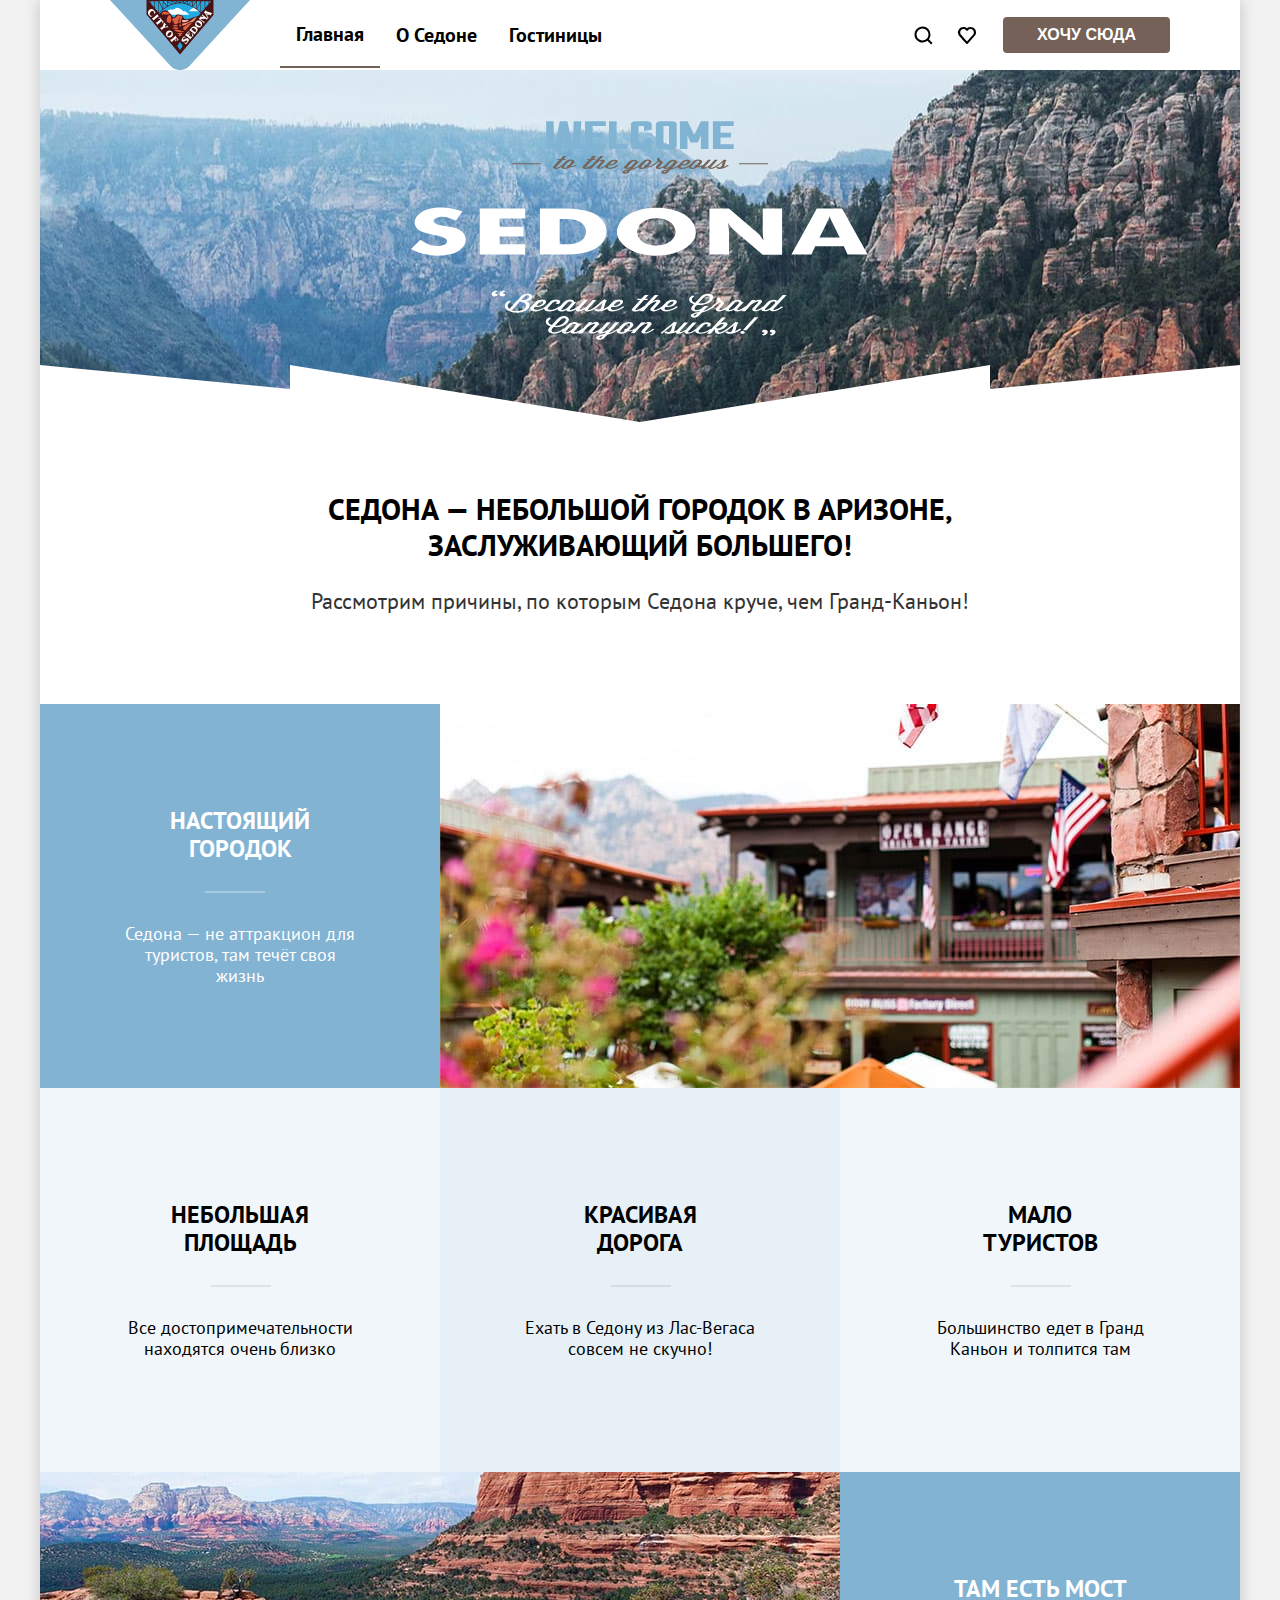
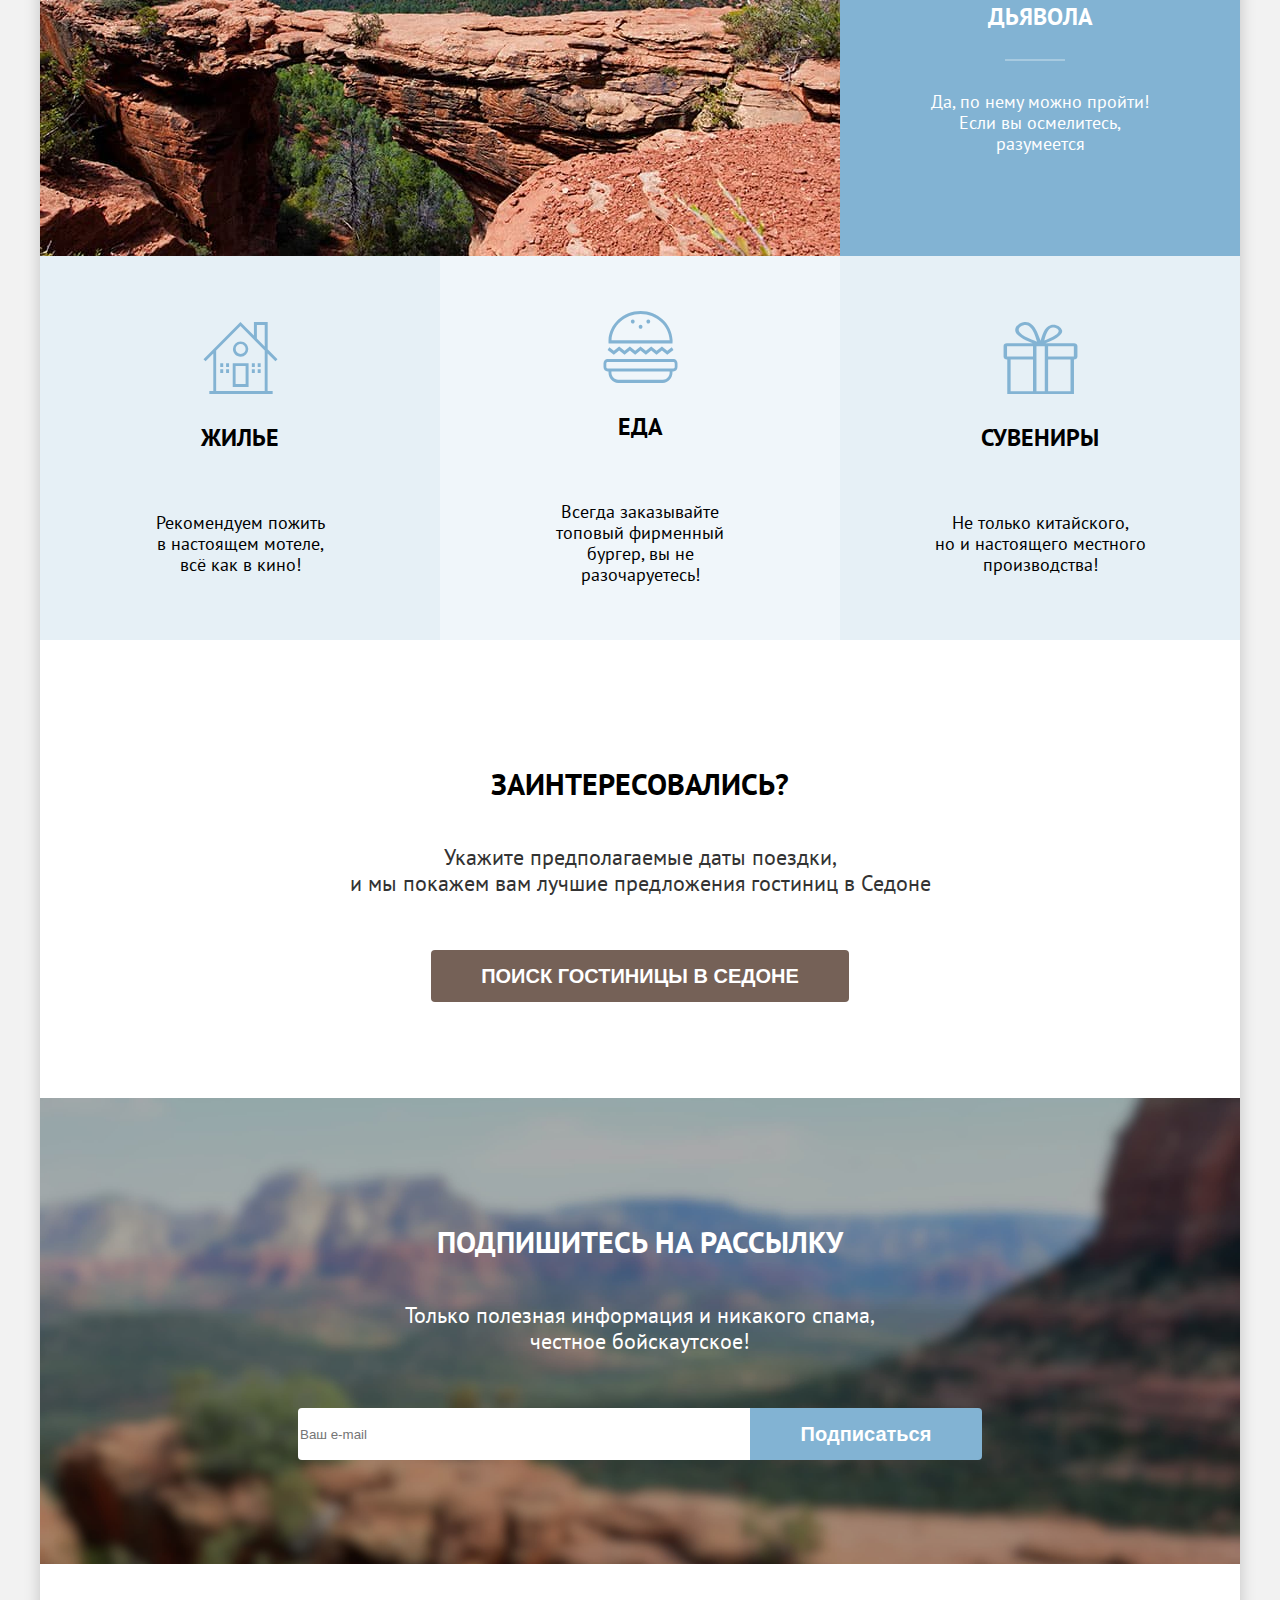
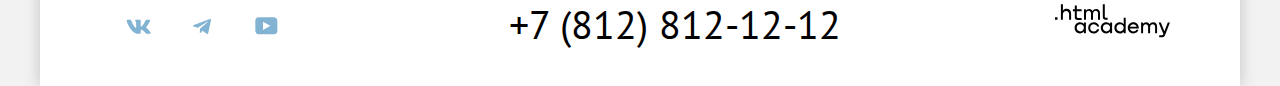
<file: 9/index.html>
<!DOCTYPE html>
<html lang="ru">

  <head>
    <meta charset="utf-8">
    <title>HTML Academy: Седона</title>
    <link rel="stylesheet" href="styles/styles.css">
    <base href="https://htmlacademy-htmlcss.github.io/2215849-sedona-35/9/">
</head>

  <body class="null">
    <div class="wrapper">
      <header class="page-header wrapper-inner flex">
        <a class="page-header-link" href="#">
          <img class="page-header-logo" src="images/page-header-logo.svg" width="140" height="70"
            alt="Логотип сайта о городе Седона.">
        </a>
        <nav class="navigation null flex">
          <ul class="navigation-list null flex">
            <li class="navigation-item null">
              <a class="navigation-link navigation-link-current">Главная</a>
            </li>
            <li class="navigation-item null">
              <a class="navigation-link" href="#">О&nbsp;Седоне</a>
            </li>
            <li class="navigation-item null">
              <a class="navigation-link" href="catalog.html">Гостиницы</a>
            </li>
          </ul>
          <ul class="navigation-list null navigation-user flex">
            <li class="navigation-item null">
              <a class="navigation-link navigation-search" href="#">
                <span class="visually-hidden">Поиск</span>
              </a>
            </li>
            <li class="navigation-item null">
              <a class="navigation-link navigation-favorits" href="#">
                <span class="visually-hidden">Избранное</span>
              </a>
            </li>
            <li class="navigation-item null">
              <button class="navigation-button page-button" type="button">Хочу&nbsp;сюда</button>
            </li>
          </ul>
        </nav>
      </header>
      <main class="main-index">
        <section class="hero flex">
          <h1 class="page-title visually-hidden">
            Седона
          </h1>
          <div class="hero-preview">
            <h2 class="section-title visually-hidden">
              Седона - городок в Аризоне
            </h2>
            <img class="hero-logo" src="images/hero-logo.svg" width="458" height="352"
              alt="Логотип приглашение посетить город Седона.">
          </div>
          <div class="hero-motivation wrapper-inner">
            <p class="section-text null hero-text">
              Седона — небольшой городок в Аризоне, <br> заслуживающий большего!
            </p>
            <p class="section-subtext null">
              Рассмотрим причины, по которым Седона круче, чем Гранд-Каньон!
            </p>
          </div>
        </section>
        <section class="advantages">
          <h2 class="section-title visually-hidden">
            Преимущества
          </h2>
          <ul class="advantages-list null flex">
            <li class="advantages-item flex">
              <div class="advantages-card flex">
                <h3 class="advantages-title bottom-white null">
                  Настоящий городок
                </h3>
                <p class="advantages-description null">
                  Седона — не аттракцион для туристов, там течёт своя жизнь
                </p>
              </div>
              <img class="advantages-image" src="images/advantages-property.jpg" width="800" height="384"
                alt="Недвижимость Седоны.">
            </li>
            <li class="advantages-item">
              <div class="advantages-card flex">
                <h3 class="advantages-title bottom-grey null">
                  Небольшая площадь
                </h3>
                <p class="advantages-description null">
                  Все достопримечательности находятся очень близко
                </p>
              </div>
            </li>
            <li class="advantages-item">
              <div class="advantages-card flex">
                <h3 class="advantages-title bottom-grey null">
                  Красивая <br>дорога
                </h3>
                <p class="advantages-description null">
                  Ехать в Седону из Лас-Вегаса совсем не скучно!
                </p>
              </div>
            </li>
            <li class="advantages-item">
              <div class="advantages-card flex">
                <h3 class="advantages-title bottom-grey null">
                  Мало <br>туристов
                </h3>
                <p class="advantages-description null">
                  Большинство едет в Гранд Каньон и толпится там
                </p>
              </div>
            </li>
            <li class="advantages-item flex">
              <img class="advantages-image" src="images/advantages-rocks.jpg" width="800" height="384"
                alt="Скалы Седоны и Мост Дьявола.">
              <div class="advantages-card flex">
                <h3 class="advantages-title bottom-white null">
                  Там есть мост дьявола
                </h3>
                <p class="advantages-description null">
                  Да, по нему можно пройти! Если вы осмелитесь, разумеется
                </p>
              </div>
            </li>
          </ul>
          <ul class="advantages-list null flex">
            <li class="advantages-card advantages-card-color flex">
              <h3 class="advantages-title null advantages-title-house">
                Жилье
              </h3>
              <p class="advantages-description null">
                Рекомендуем пожить <br>в настоящем мотеле, <br>всё как в кино!
              </p>
            </li>
            <li class="advantages-card advantages-card-color flex">
              <h3 class="advantages-title null advantages-title-food">
                Еда
              </h3>
              <p class="advantages-description null">
                Всегда заказывайте <br>топовый фирменный бургер, вы не разочаруетесь!
              </p>
            </li>
            <li class="advantages-card advantages-card-color flex">
              <h3 class="advantages-title null advantages-title-gift">
                Сувениры
              </h3>
              <p class="advantages-description null">
                Не только китайского, <br>но и настоящего местного производства!
              </p>
            </li>
          </ul>
        </section>
        <section class="searching flex">
          <h2 class="section-title visually-hidden">
            Поиск
          </h2>
          <p class="section-text searching-text">
            Заинтересовались?
          </p>
          <p class="section-subtext searching-subtext">
            Укажите предполагаемые даты поездки, <br> и мы покажем вам лучшие предложения гостиниц в Седоне
          </p>
          <button class="searching-button page-button" type="button">Поиск гостиницы в Седоне</button>
        </section>
        <section class="subscribe flex">
          <h2 class="section-title visually-hidden">
            Подписка
          </h2>
          <p class="section-text subscribe-text">
            Подпишитесь на рассылку
          </p>
          <p class="section-subtext subscribe-subtext">
            Только полезная информация и никакого спама, <br> честное бойскаутское!
          </p>
          <form class="subscribe-form" action="https://echo.htmlacademy.ru" method="post">
            <input class="subscribe-input" type="text" placeholder="Ваш e-mail">
            <button class="subscribe-button" type="submit">Подписаться</button>
          </form>
        </section>
      </main>
      <footer class="page-footer">
        <section class="contacts flex">
          <h2 class="section-title visually-hidden">
            Контакты
          </h2>
          <ul class="contacts-list null flex">
            <li class="contacts-item contacts-vk">
              <a class="contacts-link" href="https://vk.com/htmlacademy">
                <svg class="contacts-icon" aria-hidden="true" focusable="false" width="25" height="15" fill="none"
                  xmlns="http://www.w3.org/2000/svg">
                  <path fill-rule="evenodd" clip-rule="evenodd"
                    d="M24.12 1.8c.16-.54 0-.94-.8-.94H20.7c-.67 0-.98.34-1.15.73 0 0-1.33 3.2-3.22 5.27-.61.6-.9.8-1.23.8-.16 0-.41-.2-.41-.75v-5.1c0-.66-.19-.95-.74-.95H9.82c-.42 0-.67.3-.67.59 0 .62.95.76 1.04 2.51v3.8c0 .83-.15.98-.48.98-.9 0-3.06-3.2-4.34-6.88-.25-.72-.5-1-1.18-1H1.57c-.75 0-.9.34-.9.73 0 .68.89 4.07 4.14 8.55 2.17 3.06 5.23 4.72 8 4.72 1.68 0 1.88-.37 1.88-1v-2.32c0-.74.16-.88.7-.88.38 0 1.05.19 2.6 1.66 1.79 1.75 2.08 2.54 3.08 2.54h2.63c.75 0 1.12-.37.9-1.1-.23-.72-1.08-1.77-2.2-3.02-.62-.71-1.54-1.48-1.82-1.86-.39-.5-.28-.71 0-1.15 0 0 3.2-4.42 3.54-5.93Z"
                    fill="#83B3D3" />
                </svg>
                <span class="visually-hidden">
                  VK
                </span>
              </a>
            </li>
            <li class="contacts-item contacts-telegram">
              <a class="contacts-link" href="https://t.me/htmlacademy">
                <svg class="contacts-icon" aria-hidden="true" focusable="false" width="18" height="16" fill="none"
                  xmlns="http://www.w3.org/2000/svg">
                  <path
                    d="M16.79.96.84 7.1c-1.09.44-1.08 1.05-.2 1.32l4.1 1.28 9.47-5.98c.44-.27.85-.13.52.17l-7.68 6.93-.28 4.22c.41 0 .6-.2.83-.41l1.99-1.94 4.13 3.06c.77.42 1.31.2 1.5-.71l2.72-12.8c.28-1.1-.43-1.61-1.16-1.28Z"
                    fill="#83B3D3" />
                </svg>
                <span class="visually-hidden">
                  Telegram
                </span>
              </a>
            </li>
            <li class="contacts-item contacts-youtube">
              <a class="contacts-link" href="https://www.youtube.com/user/htmlacademyru">
                <svg class="contacts-icon" aria-hidden="true" focusable="false" width="23" height="18" fill="none"
                  xmlns="http://www.w3.org/2000/svg">
                  <path
                    d="M18.94.36H3.51C1.65.36.33 1.95.33 3.76v10.09c0 1.91 1.32 3.5 3.18 3.5h15.65c1.64 0 3.17-1.59 3.17-3.4V3.76c-.22-1.8-1.53-3.4-3.39-3.4ZM7.99 12.89V4.82l7.34 4.04-7.34 4.03Z"
                    fill="#83B3D3" />
                </svg>
                <span class="visually-hidden">
                  Youtube
                </span>
              </a>
            </li>
          </ul>
          <a class="contacts-phone" href="tel:+78128121212">
            +7 (812) 812-12-12
          </a>
          <a class="contacts-link" href="https://www.htmlacademy.ru">
            <img class="contacts-logo" src="images/html-academy.svg" alt="Логотип HTML Academy.">
          </a>
        </section>
      </footer>
    </div>
  </body>

</html>
</file>
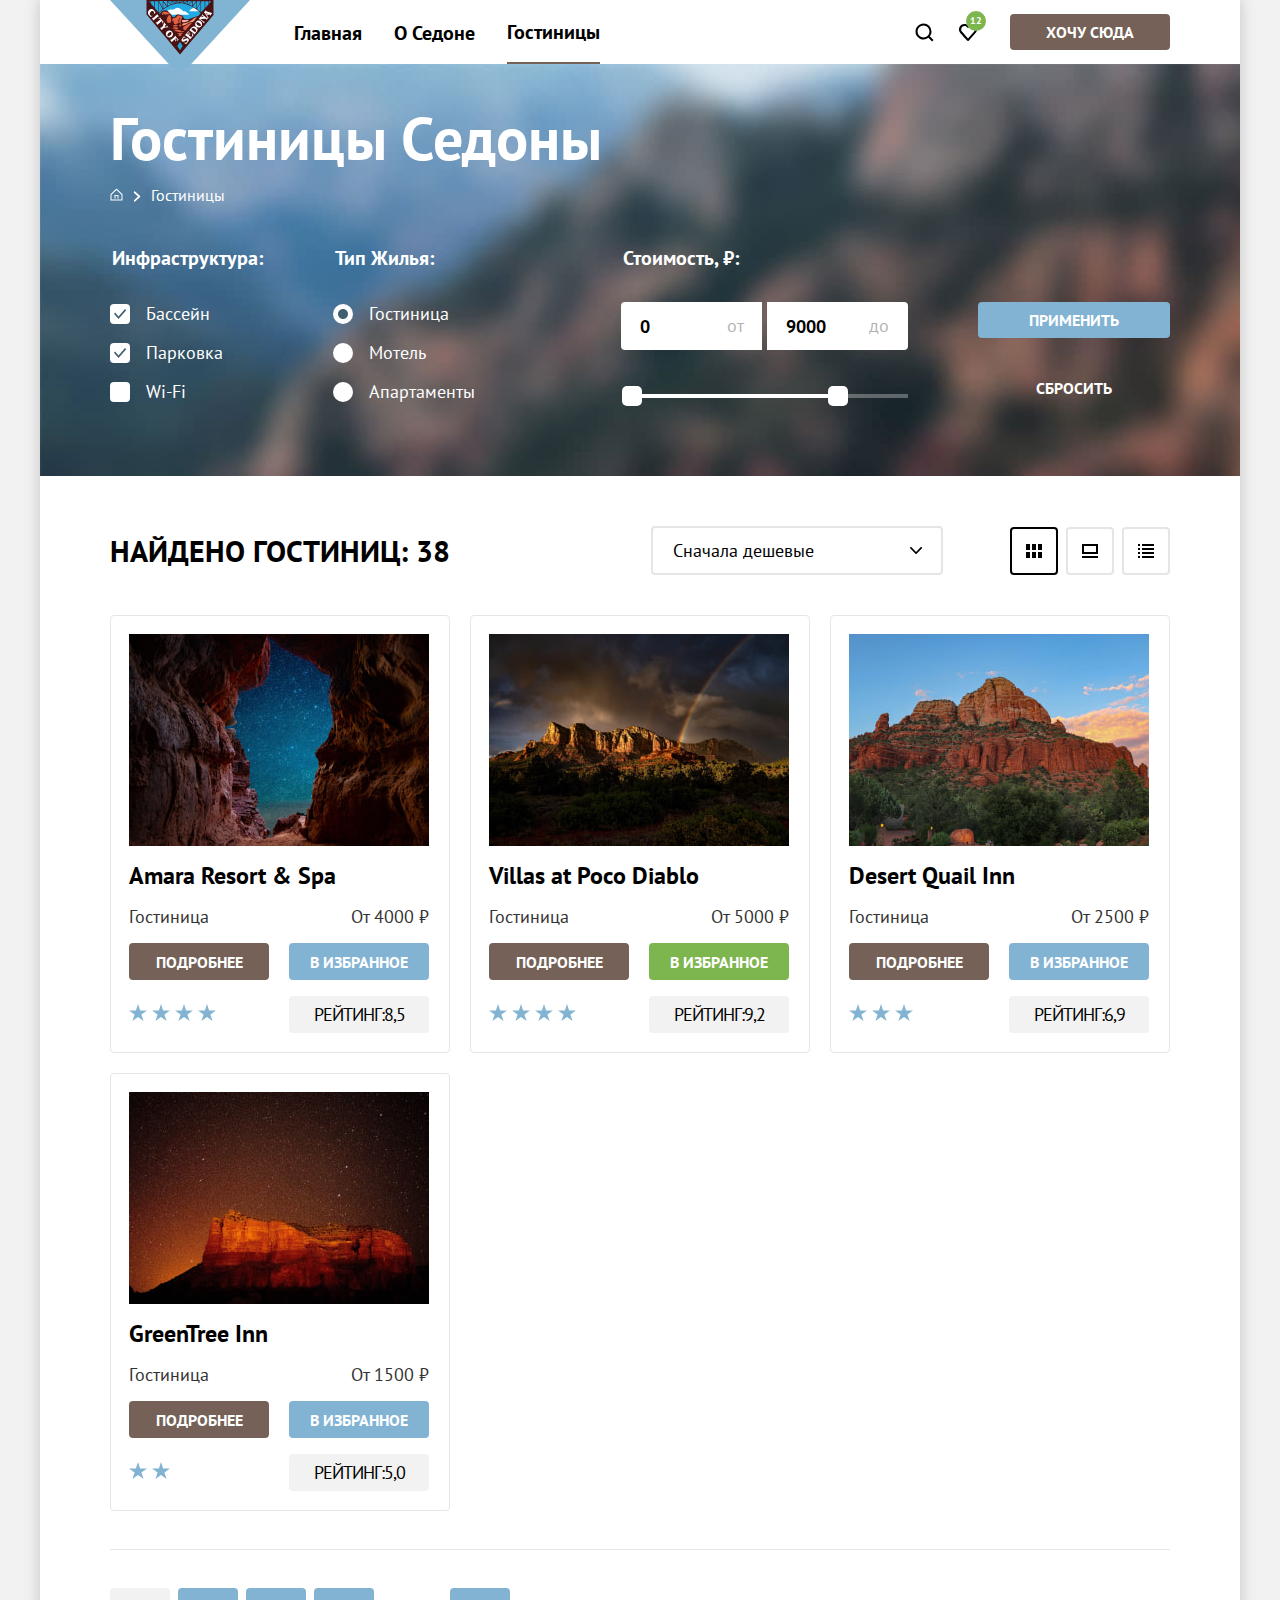
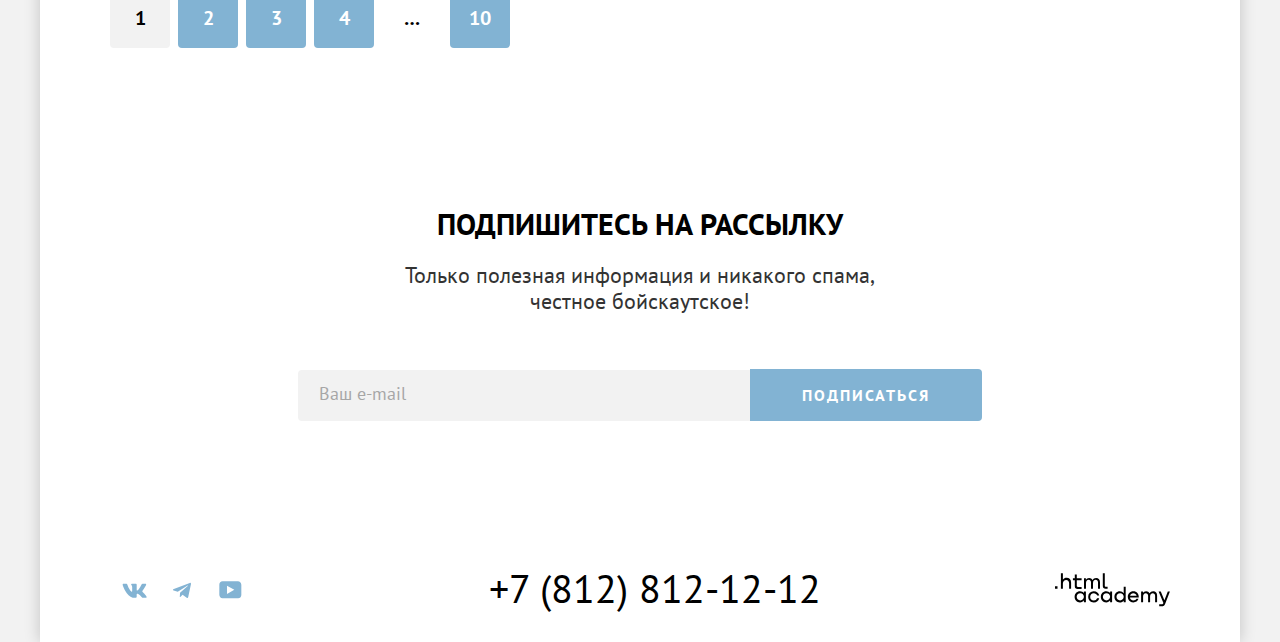
<file: catalog.html>
<!DOCTYPE html>
<html lang="ru">

  <head>
    <meta charset="utf-8">
    <title>HTML Academy: Седона - Каталог</title>
    <link rel="icon" href="favicon.ico">
    <link rel="icon" type="image/png" sizes="32x32" href="images/favicon.png">
    <link rel="stylesheet" href="styles/styles.css">
  </head>

  <body class="null">
    <div class="wrapper">
      <header class="page-header wrapper-inner flex">
        <a class="page-header-link" href="index.html">
          <img class="page-header-logo" src="images/page-header-logo.svg" width="140" height="70"
            alt="Логотип сайта о городе Седона.">
        </a>
        <nav class="navigation null flex">
          <ul class="navigation-list null flex">
            <li class="navigation-item null">
              <a class="navigation-link" href="index.html">
                Главная
              </a>
            </li>
            <li class="navigation-item null">
              <a class="navigation-link" href="#">
                О&nbsp;Седоне
              </a>
            </li>
            <li class="navigation-item null">
              <a class="navigation-link navigation-link-current">
                Гостиницы
              </a>
            </li>
          </ul>
          <ul class="navigation-list null navigation-user flex">
            <li class="navigation-item null">
              <a class="navigation-link navigation-search" href="#">
                <span class="visually-hidden">
                  Поиск.
                </span>
              </a>
            </li>
            <li class="navigation-item null">
              <a class="navigation-link navigation-favorits" href="#">
                <span class="visually-hidden">
                  Избранное.
                </span>
                <span class="favorits-count flex">
                  12
                </span>
              </a>
            </li>
            <li class="navigation-item null">
              <button class="page-button page-button-brown navigation-button" type="button">
                Хочу&nbsp;сюда
              </button>
            </li>
          </ul>
        </nav>
      </header>
      <main class="main-inner">
        <section class="catalog wrapper-inner flex">
          <header class="catalog-header">
            <h1 class="catalog-title">
              Гостиницы Седоны
            </h1>
            <ul class="breadcrumbs null flex">
              <li class="breadcrumbs-item">
                <a href="index.html" class="breadcrumbs-link">
                  <svg class="breadcrumbs-svg" aria-hidden="true" focusable="false" width="13" height="13"
                    viewBox="0 0 13 13" fill="none" xmlns="http://www.w3.org/2000/svg">
                    <path
                      d="M6.5 0.5L0.5 6.30006V12.5001H12.5V6.30006L6.5 0.5ZM11.5 11.5001H1.5V6.70005L6.5 1.9L11.5 6.70005V11.5001Z"
                      fill="white" />
                    <path d="M4.5 10.5001H5.5V8.00005H7.5V10.5001H8.5V7.00005H4.5V10.5001Z" fill="white" />
                  </svg>
                </a>
              </li>
              <li class="breadcrumbs-item">
                <a href="catalog.html" class="breadcrumbs-link">
                  Гостиницы
                </a>
              </li>
            </ul>
          </header>
          <form class="catalog-form flex" action="https://echo.htmlacademy.ru/" method="get">
            <div class="catalog-left flex">
              <fieldset class="catalog-grouped null flex">
                <legend class="catalog-legend">
                  Инфраструктура:
                </legend>
                <ul class="catalog-list null">
                  <li class="catalog-item">
                    <label class="catalog-label">
                      <input class="visually-hidden catalog-checkbox" type="checkbox" name="pool" checked>
                      <span class="catalog-point catalog-mark"></span>
                      <span class="catalog-choose">
                        Бассейн
                      </span>
                    </label>
                  </li>
                  <li class="catalog-item">
                    <label class="catalog-label">
                      <input class="visually-hidden catalog-checkbox" type="checkbox" name="parking" checked>
                      <span class="catalog-point catalog-mark"></span>
                      <span class="catalog-choose">
                        Парковка
                      </span>
                    </label>
                  </li>
                  <li class="catalog-item">
                    <label class="catalog-label">
                      <input class="visually-hidden catalog-checkbox" type="checkbox" name="wi-fi">
                      <span class="catalog-point catalog-mark"></span>
                      <span class="catalog-choose">
                        Wi-Fi
                      </span>
                    </label>
                  </li>
                </ul>
              </fieldset>
              <fieldset class="catalog-grouped null flex">
                <legend class="catalog-legend">
                  Тип жилья:
                </legend>
                <ul class="catalog-list null">
                  <li class="catalog-item">
                    <label class="catalog-label">
                      <input class="visually-hidden catalog-radio" type="radio" name="property" id="hotel" value="hotel"
                        checked>
                      <span class="catalog-point catalog-dotted"></span>
                      <span class="catalog-choose">
                        Гостиница
                      </span>
                    </label>
                  </li>
                  <li class="catalog-item">
                    <label class="catalog-label">
                      <input class="visually-hidden catalog-radio" type="radio" name="property" id="motel"
                        value="motel">
                      <span class="catalog-point catalog-dotted"></span>
                      <span class="catalog-choose">
                        Мотель
                      </span>
                    </label>
                  </li>
                  <li class="catalog-item">
                    <label class="catalog-label">
                      <input class="visually-hidden catalog-radio" type="radio" name="property" id="appartaments"
                        value="appartaments">
                      <span class="catalog-point catalog-dotted"></span>
                      <span class="catalog-choose">
                        Апартаменты
                      </span>
                    </label>
                  </li>
                </ul>
              </fieldset>
            </div>
            <div class="catalog-right">
              <fieldset class="catalog-grouped null flex">
                <legend class="catalog-legend">
                  Стоимость, &#8381;:
                </legend>
                <div class="catalog-range flex">
                  <p class="catalog-range-fields null">
                    <label class="label-for-price min-price-position" for="min-price">
                      от
                    </label>
                    <input class="catalog-range-input radius-left null" id="min-price" name="min-price" type="number"
                      placeholder="0" step="500">
                    <label class="label-for-price max-price-position" for="max-price">
                      до
                    </label>
                    <input class="catalog-range-input radius-right null" id="max-price" name="max-price" type="number"
                      placeholder="9000" step="500">
                  </p>
                  <div class="range">
                    <div class="range-scale">
                      <div class="range-bar">
                        <button class="range-toggle toggle-min" type="button">
                          <span class="visually-hidden">
                            Изменить минимальную цену.
                          </span>
                        </button>
                        <button class="range-toggle toggle-max" type="button">
                          <span class="visually-hidden">
                            Изменить максимальную цену.
                          </span>
                        </button>
                      </div>
                    </div>
                  </div>
                </div>
                <div>
                  <span class="catalog-searching-buttons flex">
                    <button class="page-button page-button-blue catalog-button-submit" type="submit">
                      Применить
                    </button>
                    <button class="page-button catalog-button-reset" type="reset">
                      Сбросить
                    </button>
                  </span>
                </div>
              </fieldset>
            </div>
          </form>
        </section>
        <section class="searching-result wrapper-inner">
          <h2 class="visually-hidden">
            Все гостиницы Седоны.
          </h2>
          <nav class="result-navigation null flex">
            <p class="result-navigation-quantity null">
              Найдено гостиниц:
              <span class="result-navigation-count">
                38
              </span>
            </p>
            <select class="result-navigation-select field" aria-label="Сортировка">
              <option value="cheap">
                Сначала дешевые
              </option>
              <option value="popular">
                Сначала популярные
              </option>
              <option value="expensive">
                Сначала дорогие
              </option>
            </select>
            <ul class="result-navigation-list null flex">
              <li class="result-navigation-item visual-current">
                <a class="result-navigation-link  flex" href="#">
                  <svg aria-hidden="true" focusable="false" width="16" height="14" fill="none"
                    xmlns="http://www.w3.org/2000/svg">
                    <g clip-path="" fill="#000">
                      <path d="M4 0H0v6h4V0ZM16 0h-4v6h4V0ZM10 0H6v6h4V0ZM4 8H0v6h4V8ZM16 8h-4v6h4V8ZM10 8H6v6h4V8Z" />
                    </g>
                    <defs>
                      <clipPath>
                        <path fill="#fff" d="M0 0h16v14H0z" />
                      </clipPath>
                    </defs>
                  </svg>
                  <span class="visually-hidden">
                    Показать карточки.
                  </span>
                </a>
              </li>
              <li class="result-navigation-item">
                <a class="result-navigation-link flex" href="#">
                  <svg aria-hidden="true" focusable="false" width="16" height="14" fill="none"
                    xmlns="http://www.w3.org/2000/svg">
                    <g clip-path="" fill="#000">
                      <path d="M16 12H0v2h16v-2ZM14 2v6H2V2h12Zm2-2H0v10h16V0Z" />
                    </g>
                    <defs>
                      <clipPath>
                        <path fill="#fff" d="M0 0h16v14H0z" />
                      </clipPath>
                    </defs>
                  </svg>
                  <span class="visually-hidden">
                    Показать слайдер.
                  </span>
                </a>
              </li>
              <li class="result-navigation-item">
                <a href="#" class="result-navigation-link flex">
                  <svg aria-hidden="true" focusable="false" width="16" height="14" fill="none"
                    xmlns="http://www.w3.org/2000/svg">
                    <g clip-path="" fill="#000">
                      <path
                        d="M2 0H0v2h2V0ZM16 0H4v2h12V0ZM2 4H0v2h2V4ZM16 4H4v2h12V4ZM2 8H0v2h2V8ZM16 8H4v2h12V8ZM2 12H0v2h2v-2ZM16 12H4v2h12v-2Z" />
                    </g>
                    <defs>
                      <clipPath>
                        <path fill="#fff" d="M0 0h16v14H0z" />
                      </clipPath>
                    </defs>
                  </svg>
                  <span class="visually-hidden">
                    Показать список.
                  </span>
                </a>
              </li>
            </ul>
          </nav>
          <article class="searching-result-area grid">
            <div class="accommodation-card">
              <a class="accommodation-card-link" href="#">
                <img class="accommodation-card-image" src="images/hotel-1.jpg" width="300" height="212"
                  alt="Вид на локацию отеля.">
                <h3 class="accommodation-card-title">
                  Amara Resort &amp;&nbsp;Spa
                </h3>
              </a>
              <div class="hotel-rank grid">
                <p class="accommodation-type">
                  Гостиница
                </p>
                <p class="accommodation-price">
                  От 4000 &#8381;
                </p>
                <button class="page-button page-button-brown accommodation-button" type="button">
                  Подробнее
                </button>
                <button class="page-button page-button-blue accommodation-button" type="button">
                  В&nbsp;избранное
                </button>
                <ul class="accommodation-stars-list null flex">
                  <li class="accommodation-stars-item">
                    <svg aria-hidden="true" focusable="false" width="18" height="17" fill="none"
                      xmlns="http://www.w3.org/2000/svg">
                      <g clip-path="">
                        <path d="m9 0 2.1 6.5H18l-5.6 4 2.2 6.5L9 13l-5.6 4 2.2-6.5-5.6-4h6.9L9 0Z" fill="#83B3D3" />
                      </g>
                      <defs>
                        <clipPath>
                          <path fill="#fff" d="M0 0h18v17H0z" />
                        </clipPath>
                      </defs>
                    </svg>
                  </li>
                  <li class="accommodation-stars-item">
                    <svg aria-hidden="true" focusable="false" width="18" height="17" fill="none"
                      xmlns="http://www.w3.org/2000/svg">
                      <g clip-path="">
                        <path d="m9 0 2.1 6.5H18l-5.6 4 2.2 6.5L9 13l-5.6 4 2.2-6.5-5.6-4h6.9L9 0Z" fill="#83B3D3" />
                      </g>
                      <defs>
                        <clipPath>
                          <path fill="#fff" d="M0 0h18v17H0z" />
                        </clipPath>
                      </defs>
                    </svg>
                  </li>
                  <li class="accommodation-stars-item">
                    <svg aria-hidden="true" focusable="false" width="18" height="17" fill="none"
                      xmlns="http://www.w3.org/2000/svg">
                      <g clip-path="">
                        <path d="m9 0 2.1 6.5H18l-5.6 4 2.2 6.5L9 13l-5.6 4 2.2-6.5-5.6-4h6.9L9 0Z" fill="#83B3D3" />
                      </g>
                      <defs>
                        <clipPath>
                          <path fill="#fff" d="M0 0h18v17H0z" />
                        </clipPath>
                      </defs>
                    </svg>
                  </li>
                  <li class="accommodation-stars-item">
                    <svg aria-hidden="true" focusable="false" width="18" height="17" fill="none"
                      xmlns="http://www.w3.org/2000/svg">
                      <g clip-path="">
                        <path d="m9 0 2.1 6.5H18l-5.6 4 2.2 6.5L9 13l-5.6 4 2.2-6.5-5.6-4h6.9L9 0Z" fill="#83B3D3" />
                      </g>
                      <defs>
                        <clipPath>
                          <path fill="#fff" d="M0 0h18v17H0z" />
                        </clipPath>
                      </defs>
                    </svg>
                  </li>
                </ul>
                <p class="accommodation-rating flex null">
                  Рейтинг:
                  <span class="rating-count">
                    8,5
                  </span>
                </p>
              </div>
            </div>
            <div class="accommodation-card">
              <a class="accommodation-card-link" href="#">
                <img class="accommodation-card-image" src="images/hotel-2.jpg" width="300" height="212"
                  alt="Вид на локацию отеля.">
                <h3 class="accommodation-card-title">
                  Villas at&nbsp;Poco Diablo
                </h3>
              </a>
              <div class="hotel-rank grid">
                <p class="accommodation-type">
                  Гостиница
                </p>
                <p class="accommodation-price">
                  От 5000 &#8381;
                </p>
                <button class="page-button page-button-brown accommodation-button" type="button">
                  Подробнее
                </button>
                <button class="page-button page-button-blue accommodation-button accommodation-button-add"
                  type="button">
                  В&nbsp;избранное
                </button>
                <ul class="accommodation-stars-list null flex">
                  <li class="accommodation-stars-item">
                    <svg aria-hidden="true" focusable="false" width="18" height="17" fill="none"
                      xmlns="http://www.w3.org/2000/svg">
                      <g clip-path="">
                        <path d="m9 0 2.1 6.5H18l-5.6 4 2.2 6.5L9 13l-5.6 4 2.2-6.5-5.6-4h6.9L9 0Z" fill="#83B3D3" />
                      </g>
                      <defs>
                        <clipPath>
                          <path fill="#fff" d="M0 0h18v17H0z" />
                        </clipPath>
                      </defs>
                    </svg>
                  </li>
                  <li class="accommodation-stars-item">
                    <svg aria-hidden="true" focusable="false" width="18" height="17" fill="none"
                      xmlns="http://www.w3.org/2000/svg">
                      <g clip-path="">
                        <path d="m9 0 2.1 6.5H18l-5.6 4 2.2 6.5L9 13l-5.6 4 2.2-6.5-5.6-4h6.9L9 0Z" fill="#83B3D3" />
                      </g>
                      <defs>
                        <clipPath>
                          <path fill="#fff" d="M0 0h18v17H0z" />
                        </clipPath>
                      </defs>
                    </svg>
                  </li>
                  <li class="accommodation-stars-item">
                    <svg aria-hidden="true" focusable="false" width="18" height="17" fill="none"
                      xmlns="http://www.w3.org/2000/svg">
                      <g clip-path="">
                        <path d="m9 0 2.1 6.5H18l-5.6 4 2.2 6.5L9 13l-5.6 4 2.2-6.5-5.6-4h6.9L9 0Z" fill="#83B3D3" />
                      </g>
                      <defs>
                        <clipPath>
                          <path fill="#fff" d="M0 0h18v17H0z" />
                        </clipPath>
                      </defs>
                    </svg>
                  </li>
                  <li class="accommodation-stars-item">
                    <svg aria-hidden="true" focusable="false" width="18" height="17" fill="none"
                      xmlns="http://www.w3.org/2000/svg">
                      <g clip-path="">
                        <path d="m9 0 2.1 6.5H18l-5.6 4 2.2 6.5L9 13l-5.6 4 2.2-6.5-5.6-4h6.9L9 0Z" fill="#83B3D3" />
                      </g>
                      <defs>
                        <clipPath>
                          <path fill="#fff" d="M0 0h18v17H0z" />
                        </clipPath>
                      </defs>
                    </svg>
                  </li>
                </ul>
                <p class="accommodation-rating flex null">
                  Рейтинг:
                  <span class="rating-count">
                    9,2
                  </span>
                </p>
              </div>
            </div>
            <div class="accommodation-card">
              <a class="accommodation-card-link" href="#">
                <img class="accommodation-card-image" src="images/hotel-3.jpg" width="300" height="212"
                  alt="Вид на локацию отеля.">
                <h3 class="accommodation-card-title null">
                  Desert Quail Inn
                </h3>
              </a>
              <div class="hotel-rank grid">
                <p class="accommodation-type null">
                  Гостиница
                </p>
                <p class="accommodation-price null">
                  От 2500 &#8381;
                </p>
                <button class="page-button page-button-brown accommodation-button" type="button">
                  Подробнее
                </button>
                <button class="page-button page-button-blue accommodation-button" type="button">
                  В&nbsp;избранное
                </button>
                <ul class="accommodation-stars-list null flex">
                  <li class="accommodation-stars-item">
                    <svg aria-hidden="true" focusable="false" width="18" height="17" fill="none"
                      xmlns="http://www.w3.org/2000/svg">
                      <g clip-path="">
                        <path d="m9 0 2.1 6.5H18l-5.6 4 2.2 6.5L9 13l-5.6 4 2.2-6.5-5.6-4h6.9L9 0Z" fill="#83B3D3" />
                      </g>
                      <defs>
                        <clipPath>
                          <path fill="#fff" d="M0 0h18v17H0z" />
                        </clipPath>
                      </defs>
                    </svg>
                  </li>
                  <li class="accommodation-stars-item">
                    <svg aria-hidden="true" focusable="false" width="18" height="17" fill="none"
                      xmlns="http://www.w3.org/2000/svg">
                      <g clip-path="">
                        <path d="m9 0 2.1 6.5H18l-5.6 4 2.2 6.5L9 13l-5.6 4 2.2-6.5-5.6-4h6.9L9 0Z" fill="#83B3D3" />
                      </g>
                      <defs>
                        <clipPath>
                          <path fill="#fff" d="M0 0h18v17H0z" />
                        </clipPath>
                      </defs>
                    </svg>
                  </li>
                  <li class="accommodation-stars-item">
                    <svg aria-hidden="true" focusable="false" width="18" height="17" fill="none"
                      xmlns="http://www.w3.org/2000/svg">
                      <g clip-path="">
                        <path d="m9 0 2.1 6.5H18l-5.6 4 2.2 6.5L9 13l-5.6 4 2.2-6.5-5.6-4h6.9L9 0Z" fill="#83B3D3" />
                      </g>
                      <defs>
                        <clipPath>
                          <path fill="#fff" d="M0 0h18v17H0z" />
                        </clipPath>
                      </defs>
                    </svg>
                  </li>
                </ul>
                <p class="accommodation-rating flex null">
                  Рейтинг:
                  <span class="rating-count">
                    6,9
                  </span>
                </p>
              </div>
            </div>
            <div class="accommodation-card">
              <a class="accommodation-card-link" href="#">
                <img class="accommodation-card-image" src="images/hotel-4.jpg" width="300" height="212"
                  alt="Вид на локацию отеля.">
                <h3 class="accommodation-card-title null">
                  GreenTree Inn
                </h3>
              </a>
              <div class="hotel-rank grid">
                <p class="accommodation-type null">
                  Гостиница
                </p>
                <p class="accommodation-price null">
                  От 1500 &#8381;
                </p>
                <button class="page-button page-button-brown accommodation-button" type="button">
                  Подробнее
                </button>
                <button class="page-button page-button-blue accommodation-button" type="button">
                  В&nbsp;избранное
                </button>
                <ul class="accommodation-stars-list null flex">
                  <li class="accommodation-stars-item">
                    <svg aria-hidden="true" focusable="false" width="18" height="17" fill="none"
                      xmlns="http://www.w3.org/2000/svg">
                      <g clip-path="">
                        <path d="m9 0 2.1 6.5H18l-5.6 4 2.2 6.5L9 13l-5.6 4 2.2-6.5-5.6-4h6.9L9 0Z" fill="#83B3D3" />
                      </g>
                      <defs>
                        <clipPath>
                          <path fill="#fff" d="M0 0h18v17H0z" />
                        </clipPath>
                      </defs>
                    </svg>
                  </li>
                  <li class="accommodation-stars-item">
                    <svg aria-hidden="true" focusable="false" width="18" height="17" fill="none"
                      xmlns="http://www.w3.org/2000/svg">
                      <g clip-path="">
                        <path d="m9 0 2.1 6.5H18l-5.6 4 2.2 6.5L9 13l-5.6 4 2.2-6.5-5.6-4h6.9L9 0Z" fill="#83B3D3" />
                      </g>
                      <defs>
                        <clipPath>
                          <path fill="#fff" d="M0 0h18v17H0z" />
                        </clipPath>
                      </defs>
                    </svg>
                  </li>
                </ul>
                <p class="accommodation-rating flex null">
                  Рейтинг:
                  <span class="rating-count">
                    5,0
                  </span>
                </p>
              </div>
            </div>
          </article>
          <ul class="pagination null flex">
            <li class="pagination-item">
              <a class="pagination-link flex pagination-link-current">
                1
              </a>
            </li>
            <li class="pagination-item">
              <a class="pagination-link flex" href="#">
                2
              </a>
            </li>
            <li class="pagination-item">
              <a class="pagination-link flex" href="#">
                3
              </a>
            </li>
            <li class="pagination-item">
              <a class="pagination-link flex" href="#">
                4
              </a>
            </li>
            <li class="pagination-item">
              <a class="pagination-link flex pagination-link-empty" href="#">
                &hellip;
              </a>
            </li>
            <li class="pagination-item">
              <a class="pagination-link flex" href="#">
                10
              </a>
            </li>
          </ul>
        </section>
        <section class="subscribe subscribe-catalog flex">
          <h2 class="section-title visually-hidden">
            Подписка.
          </h2>
          <p class="section-text subscribe-text null">
            Подпишитесь на&nbsp;рассылку
          </p>
          <p class="section-subtext subscribe-subtext null">
            Только полезная информация и&nbsp;никакого спама, <br>честное бойскаутское!
          </p>
          <form class="subscribe-form" action="https://echo.htmlacademy.ru" method="post">
            <input class="subscribe-input subscribe-input-catalog" type="text" placeholder="Ваш e-mail">
            <button class="page-button page-button-blue subscribe-button subscribe-catalog-button" type="submit">
              Подписаться
            </button>
          </form>
        </section>
      </main>
      <footer class="page-footer">
        <section class="contacts flex">
          <h2 class="section-title visually-hidden">
            Контакты.
          </h2>
          <ul class="contacts-list null flex">
            <li class="contacts-item contacts-vk">
              <a class="contacts-link" href="https://vk.com/htmlacademy">
                <svg class="contacts-icon" aria-hidden="true" focusable="false" width="25" height="15" fill="none"
                  xmlns="http://www.w3.org/2000/svg">
                  <path fill-rule="evenodd" clip-rule="evenodd"
                    d="M24.12 1.8c.16-.54 0-.94-.8-.94H20.7c-.67 0-.98.34-1.15.73 0 0-1.33 3.2-3.22 5.27-.61.6-.9.8-1.23.8-.16 0-.41-.2-.41-.75v-5.1c0-.66-.19-.95-.74-.95H9.82c-.42 0-.67.3-.67.59 0 .62.95.76 1.04 2.51v3.8c0 .83-.15.98-.48.98-.9 0-3.06-3.2-4.34-6.88-.25-.72-.5-1-1.18-1H1.57c-.75 0-.9.34-.9.73 0 .68.89 4.07 4.14 8.55 2.17 3.06 5.23 4.72 8 4.72 1.68 0 1.88-.37 1.88-1v-2.32c0-.74.16-.88.7-.88.38 0 1.05.19 2.6 1.66 1.79 1.75 2.08 2.54 3.08 2.54h2.63c.75 0 1.12-.37.9-1.1-.23-.72-1.08-1.77-2.2-3.02-.62-.71-1.54-1.48-1.82-1.86-.39-.5-.28-.71 0-1.15 0 0 3.2-4.42 3.54-5.93Z"
                    fill="#83B3D3" />
                </svg>
                <span class="visually-hidden">
                  VK.
                </span>
              </a>
            </li>
            <li class="contacts-item contacts-telegram">
              <a class="contacts-link" href="https://t.me/htmlacademy">
                <svg class="contacts-icon" aria-hidden="true" focusable="false" width="18" height="16" fill="none"
                  xmlns="http://www.w3.org/2000/svg">
                  <path
                    d="M16.79.96.84 7.1c-1.09.44-1.08 1.05-.2 1.32l4.1 1.28 9.47-5.98c.44-.27.85-.13.52.17l-7.68 6.93-.28 4.22c.41 0 .6-.2.83-.41l1.99-1.94 4.13 3.06c.77.42 1.31.2 1.5-.71l2.72-12.8c.28-1.1-.43-1.61-1.16-1.28Z"
                    fill="#83B3D3" />
                </svg>
                <span class="visually-hidden">
                  Telegram.
                </span>
              </a>
            </li>
            <li class="contacts-item contacts-youtube">
              <a class="contacts-link" href="https://www.youtube.com/user/htmlacademyru">
                <svg class="contacts-icon" aria-hidden="true" focusable="false" width="23" height="18" fill="none"
                  xmlns="http://www.w3.org/2000/svg">
                  <path
                    d="M18.94.36H3.51C1.65.36.33 1.95.33 3.76v10.09c0 1.91 1.32 3.5 3.18 3.5h15.65c1.64 0 3.17-1.59 3.17-3.4V3.76c-.22-1.8-1.53-3.4-3.39-3.4ZM7.99 12.89V4.82l7.34 4.04-7.34 4.03Z"
                    fill="#83B3D3" />
                </svg>
                <span class="visually-hidden">
                  Youtube.
                </span>
              </a>
            </li>
          </ul>
          <a class="contacts-phone" href="tel:+78128121212">
            +7 (812) 812-12-12
          </a>
          <a class="contacts-link contacts-link-top" href="https://www.htmlacademy.ru">
            <svg class="contacts-logo" aria-hidden="true" focusable="false" width="115" height="34" fill="none"
              xmlns="http://www.w3.org/2000/svg">
              <path
                d="M0 13.26v2.6h2.5v-2.6H0ZM11.6 4.86c-1.6 0-2.8.7-3.6 1.7h-.1V.36h-2v15.5h2v-5.3c0-2.1 1.3-3.6 3.3-3.6 1.8 0 2.9 1.4 2.9 3.2v5.7h2v-6.1c.1-3-1.8-4.9-4.5-4.9ZM26.6 5.16h-4.8v-3.7h-2v3.8h-1.9v2h1.9v6c0 1.7 1 2.7 2.7 2.7h4.1v-2h-3.7c-.7 0-1.1-.4-1.1-1.1v-5.7h4.8v-2ZM41.1 4.96c-1.6 0-2.9.8-3.5 2.1h-.1c-.6-1.2-1.8-2.1-3.4-2.1-1.4 0-2.5.8-3.1 1.8h-.1v-1.6H29v10.6h2v-5.4c0-2 1-3.5 2.6-3.5 1.5 0 2.4 1 2.4 2.6v6.3h2v-5.6c0-2.4 1.4-3.3 2.6-3.3 1.5 0 2.4 1 2.4 2.6v6.3h2v-6.5c.1-2.5-1.4-4.3-3.9-4.3ZM47.8 13.06c0 1.7 1 2.7 2.8 2.7h2v-2h-1.7c-.7 0-1.1-.4-1.1-1.1V.36h-2v12.7ZM28.9 20.06c-.9-1.1-2.2-1.8-3.9-1.8-3.1 0-5.4 2.3-5.4 5.6s2.3 5.6 5.4 5.6c1.8 0 3-.8 3.8-1.9h.1v1.6h2v-10.6h-2v1.5Zm-3.6 7.4c-2.2 0-3.6-1.6-3.6-3.6s1.4-3.6 3.6-3.6 3.6 1.6 3.6 3.6c0 1.9-1.4 3.6-3.6 3.6ZM44.2 22.36c-.5-2.4-2.6-4.1-5.4-4.1a5.4 5.4 0 0 0-5.6 5.6c0 3.1 2.2 5.6 5.6 5.6 2.8 0 4.9-1.8 5.4-4.2h-2.1a3.4 3.4 0 0 1-3.3 2.3c-2.2 0-3.6-1.6-3.6-3.6s1.4-3.6 3.6-3.6c1.6 0 2.8 1 3.3 2.2h2.1v-.2ZM55.1 20.06c-.9-1.1-2.2-1.8-3.9-1.8-3.1 0-5.4 2.3-5.4 5.6s2.3 5.6 5.4 5.6c1.8 0 3-.8 3.8-1.9h.1v1.6h2v-10.6h-2v1.5Zm-3.6 7.4c-2.2 0-3.6-1.6-3.6-3.6s1.4-3.6 3.6-3.6 3.6 1.6 3.6 3.6c0 1.9-1.5 3.6-3.6 3.6ZM68.7 20.16c-.9-1.1-2.2-1.9-3.9-1.9-3.1 0-5.4 2.3-5.4 5.6s2.2 5.6 5.4 5.6c1.7 0 3-.8 3.8-1.8h.1v1.5h2v-15.4h-2v6.4Zm-3.6 7.3c-2.2 0-3.6-1.6-3.6-3.6s1.4-3.6 3.6-3.6 3.6 1.6 3.6 3.6c-.1 2-1.5 3.6-3.6 3.6ZM78.3 18.26c-3.3 0-5.5 2.5-5.5 5.6 0 3 2.1 5.6 5.5 5.6 2.5 0 4.5-1.3 5.2-3.6h-2.1c-.5 1-1.6 1.6-3 1.6-1.9 0-3.3-1.3-3.4-2.9h8.8c.2-3.6-2-6.3-5.5-6.3Zm0 1.9c1.7 0 3 1 3.3 2.6h-6.5c.3-1.5 1.5-2.6 3.2-2.6ZM98.2 18.26c-1.6 0-2.9.8-3.6 2h-.1c-.6-1.2-1.8-2-3.4-2-1.4 0-2.5.7-3.1 1.8v-1.5h-1.9v10.6h2v-5.4c0-2 1-3.4 2.6-3.5 1.5 0 2.4 1 2.4 2.6v6.3h2v-5.6c0-2.4 1.4-3.3 2.6-3.3 1.5 0 2.4 1 2.4 2.6v6.3h2v-6.5c.1-2.6-1.4-4.4-3.9-4.4ZM109.4 27.36l-3.6-8.9h-2.2l4.8 11.6c-.3.9-.7 1.2-1.7 1.2h-2.5v2h2.5c1.8 0 2.8-.8 3.5-2.6l4.7-12.2h-2.1l-3.4 8.9Z"
                fill="#000" />
            </svg>
            <span class="visually-hidden">
              Сайт HTML&nbsp;academy.
            </span>
          </a>
        </section>
      </footer>
      <div class="modal-container modal-container-close">
        <div class="modal-window">
          <button class="modal-close flex">
            <span class="visually-hidden">
              Закрыть.
            </span>
            <svg class="modal-close-svg" aria-hidden="true" focusable="false" width="15" height="15" fill="none"
              xmlns="http://www.w3.org/2000/svg">
              <path
                d="M14.5 1.78 13.2.5 7.49 6.2 1.79.5.48 1.8l5.7 5.7-5.7 5.7 1.3 1.3 5.7-5.7 5.7 5.7 1.3-1.3-5.7-5.7 5.7-5.7Z"
                fill="#000" />
            </svg>
          </button>
          <section class="modal-content">
            <h2 class="modal-title section-text null">
              Поиск гостиницы в&nbsp;Седоне
            </h2>
            <form class="modal-form" action="https://echo.htmlacademy.ru/" method="post">
              <ul class="modal-form-list modal-first-list null">
                <li class="modal-form-item">
                  <p class="modal-form-field flex null">
                    <label class="modal-form-label flex" for="modal-form-in">
                      Дата заезда:
                    </label>
                    <input class="modal-form-date" name="modal-form-in" id="modal-form-in" type="text"
                      placeholder="Укажите дату">
                    <button class="modal-date-button null flex" type="button">
                      <span class="visually-hidden">
                        Выбрать даты заезда.
                      </span>
                    </button>
                  </p>
                  <span class="modal-subtext modal-subtext-attention">
                    Мы&nbsp;не&nbsp;можем отправить вас в&nbsp;прошлое.
                  </span>
                </li>
                <li class="modal-form-item">
                  <p class="modal-form-field flex null">
                    <label class="modal-form-label flex" for="modal-form-out">
                      Дата выезда:
                    </label>
                    <input class="modal-form-date" name="modal-form-out" id="modal-form-out" type="text"
                      placeholder="Укажите дату">
                    <button class="modal-date-button null flex" type="button">
                      <span class="visually-hidden">
                        Выбрать даты выезда.
                      </span>
                    </button>
                  </p>
                  <span class="modal-subtext">
                    На&nbsp;эти даты есть свободные номера. Пока есть.
                  </span>
                </li>
              </ul>
              <ul class="modal-form-list null flex">
                <li class="modal-form-item">
                  <p class="modal-form-group flex null">
                    <label class="modal-form-label flex" for="modal-form-adults">
                      Взрослые:
                    </label>
                    <button class="modal-button modal-button-minus null flex" type="button">
                      <span class="visually-hidden">
                        Убавить количество взрослых гостей.
                      </span>
                      <svg class="modal-count-svg" aria-hidden="true" focusable="false" width="14" height="2"
                        fill="none" xmlns="http://www.w3.org/2000/svg">
                        <path d="M0 0v2h14V0H0Z" fill="#000" />
                      </svg>
                    </button>
                    <input class="modal-form-count modal-form-adults" name="modal-form-adults" id="modal-form-adults"
                      type="number" value="2">
                    <button class="modal-button modal-button-plus null flex" type="button">
                      <span class="visually-hidden">
                        Добавить количество взрослых гостей.
                      </span>
                      <svg class="modal-count-svg" aria-hidden="true" focusable="false" width="14" height="14"
                        fill="none" xmlns="http://www.w3.org/2000/svg">
                        <path d="M14 6H8V0H6v6H0v2h6v6h2V8h6V6Z" fill="#000" />
                      </svg>
                    </button>
                  </p>
                </li>
                <li class="modal-form-item">
                  <p class="modal-form-group flex null">
                    <span class="modal-form-label modal-label-icon flex">
                      <label class="modal-form-label modal-form-kids flex" for="modal-form-kids">
                        Дети:
                      </label>
                    </span>
                    <span class="modal-tooltip">
                      <button class="modal-tooltip-button" type="button" aria-labelledby="tooltip-label-date">
                        <svg class="modal-tooltip-icon" aria-hidden="true" focusable="false" width="26" height="26"
                          fill="none" xmlns="http://www.w3.org/2000/svg">
                          <circle cx="13" cy="13" r="13" fill="#83B3D3" />
                          <path fill-rule="evenodd" clip-rule="evenodd" d="M12 7h2v2h-2V7Zm2 12h-2v-9h2v9Z"
                            fill="#fff" />
                        </svg>
                      </button>
                      <span class="modal-tooltip-text" role="tooltip" id="tooltip-label-date">
                        Укажите количество детей, которые будут с&nbsp;вами, возраст которых
                        от&nbsp;6&nbsp;до&nbsp;18&nbsp;лет. Дети
                        до&nbsp;6&nbsp;лет размещаются бесплатно.
                      </span>
                    </span>
                    <button class="modal-button modal-button-minus null flex" type="button">
                      <span class="visually-hidden">
                        Убавить количество детей.
                      </span>
                      <svg class="modal-count-svg" aria-hidden="true" focusable="false" width="14" height="2"
                        fill="none" xmlns="http://www.w3.org/2000/svg">
                        <path d="M0 0v2h14V0H0Z" fill="#000" />
                      </svg>
                    </button>
                    <input class="flex modal-form-count modal-form-kids" name="modal-form-kids" id="modal-form-kids"
                      type="number" value="2">
                    <button class="modal-button modal-button-plus null flex" type="button">
                      <span class="visually-hidden">
                        Добавить колчиество детей.
                      </span>
                      <svg class="modal-count-svg" aria-hidden="true" focusable="false" width="14" height="14"
                        fill="none" xmlns="http://www.w3.org/2000/svg">
                        <path d="M14 6H8V0H6v6H0v2h6v6h2V8h6V6Z" fill="#000" />
                      </svg>
                    </button>
                  </p>
                </li>
              </ul>
              <button class="modal-button-find null" type="submit">
                Найти
              </button>
            </form>
          </section>
        </div>
      </div>
    </div>
  </body>

</html>
</file>
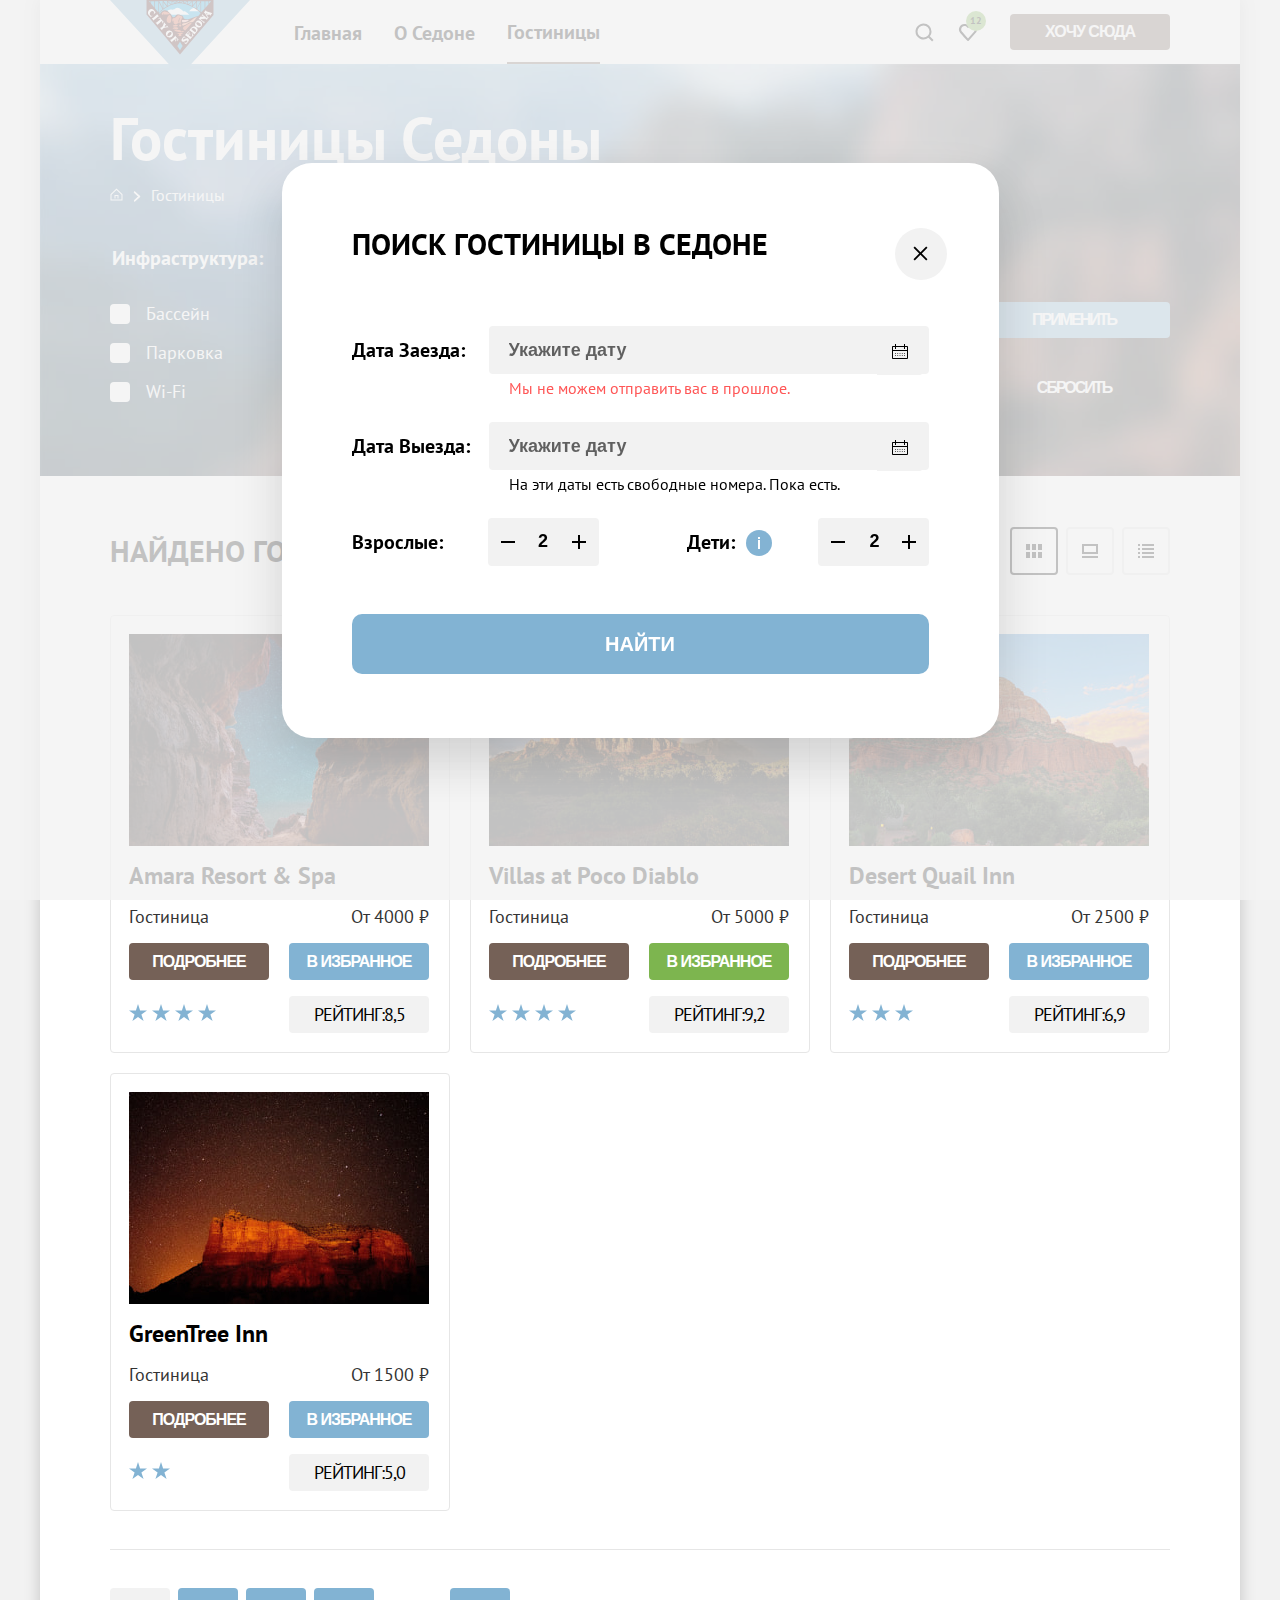
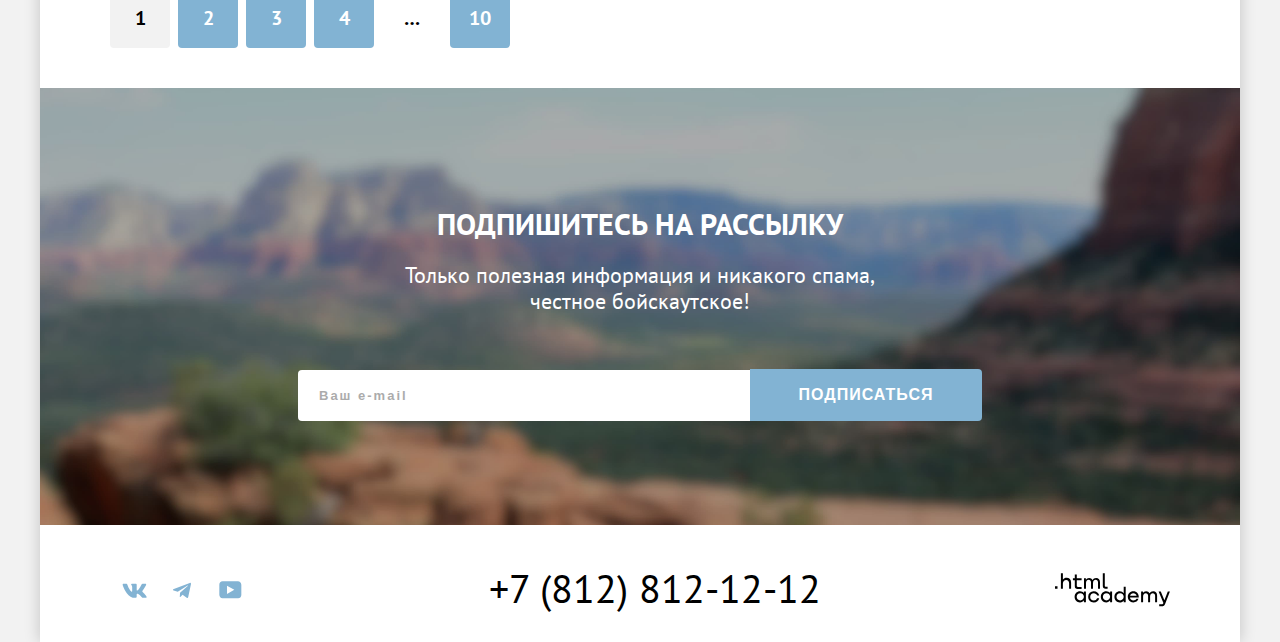
<file: 10/catalog.html>
<!DOCTYPE html>
<html lang="ru">

  <head>
    <meta charset="utf-8">
    <title>HTML Academy: Седона - Каталог</title>
    <link rel="icon" href="favicon.ico">
    <link rel="icon" type="image/png" sizes="32x32" href="images/favicon.png">
    <link rel="stylesheet" href="styles/styles.css">
    <base href="https://htmlacademy-htmlcss.github.io/2215849-sedona-35/10/">
</head>

  <body class="null">
    <div class="wrapper">
      <header class="page-header wrapper-inner flex">
        <a class="page-header-link" href="index.html">
          <img class="page-header-logo" src="images/page-header-logo.svg" width="140" height="70"
            alt="Логотип сайта о городе Седона.">
        </a>
        <nav class="navigation null flex">
          <ul class="navigation-list null flex">
            <li class="navigation-item null">
              <a class="navigation-link" href="index.html">
                Главная
              </a>
            </li>
            <li class="navigation-item null">
              <a class="navigation-link" href="#">
                О&nbsp;Седоне
              </a>
            </li>
            <li class="navigation-item null">
              <a class="navigation-link navigation-link-current">
                Гостиницы
              </a>
            </li>
          </ul>
          <ul class="navigation-list null navigation-user flex">
            <li class="navigation-item null">
              <a class="navigation-link navigation-search" href="#">
                <span class="visually-hidden">
                  Поиск.
                </span>
              </a>
            </li>
            <li class="navigation-item null">
              <a class="navigation-link navigation-favorits" href="#">
                <span class="visually-hidden">
                  Избранное.
                </span>
                <span class="favorits-count flex">
                  <p class="null">
                    12
                  </p>
                </span>
              </a>
            </li>
            <li class="navigation-item null">
              <button class="page-button page-button-brown navigation-button" type="button">
                Хочу&nbsp;сюда
              </button>
            </li>
          </ul>
        </nav>
      </header>
      <main class="main-inner">
        <section class="catalog wrapper-inner flex">
          <header class="catalog-header">
            <h1 class="catalog-title">
              Гостиницы Седоны
            </h1>
            <ul class="breadcrumbs null flex">
              <li class="breadcrumbs-item">
                <a href="index.html" class="breadcrumbs-link">
                  <svg class="breadcrumbs-svg" aria-hidden="true" focusable="false" width="13" height="13"
                    viewBox="0 0 13 13" fill="none" xmlns="http://www.w3.org/2000/svg">
                    <path
                      d="M6.5 0.5L0.5 6.30006V12.5001H12.5V6.30006L6.5 0.5ZM11.5 11.5001H1.5V6.70005L6.5 1.9L11.5 6.70005V11.5001Z"
                      fill="white" />
                    <path d="M4.5 10.5001H5.5V8.00005H7.5V10.5001H8.5V7.00005H4.5V10.5001Z" fill="white" />
                  </svg>
                </a>
              </li>
              <li class="breadcrumbs-item">
                <a href="catalog.html" class="breadcrumbs-link">
                  Гостиницы
                </a>
              </li>
            </ul>
          </header>
          <form class="catalog-form flex" action="https://echo.htmlacademy.ru/" method="get">
            <div class="catalog-left flex">
              <fieldset class="catalog-grouped null flex">
                <legend class="catalog-legend">
                  Инфраструктура:
                </legend>
                <ul class="catalog-list null">
                  <li class="catalog-item">
                    <label class="catalog-label">
                      <input class="visually-hidden catalog-checkbox" type="checkbox" name="pool">
                      <span class="catalog-point catalog-mark"></span>
                      <span class="catalog-choose">
                        Бассейн
                      </span>
                    </label>
                  </li>
                  <li class="catalog-item">
                    <label class="catalog-label">
                      <input class="visually-hidden catalog-checkbox" type="checkbox" name="parking">
                      <span class="catalog-point catalog-mark"></span>
                      <span class="catalog-choose">
                        Парковка
                      </span>
                    </label>
                  </li>
                  <li class="catalog-item">
                    <label class="catalog-label">
                      <input class="visually-hidden catalog-checkbox" type="checkbox" name="wi-fi">
                      <span class="catalog-point catalog-mark"></span>
                      <span class="catalog-choose">
                        Wi-Fi
                      </span>
                    </label>
                  </li>
                </ul>
              </fieldset>
              <fieldset class="catalog-grouped null flex">
                <legend class="catalog-legend">
                  Тип жилья:
                </legend>
                <ul class="catalog-list null">
                  <li class="catalog-item">
                    <label class="catalog-label">
                      <input class="visually-hidden catalog-radio" type="radio" name="property" id="hotel"
                        value="hotel">
                      <span class="catalog-point catalog-dotted"></span>
                      <span class="catalog-choose">
                        Гостиница
                      </span>
                    </label>
                  </li>
                  <li class="catalog-item">
                    <label class="catalog-label">
                      <input class="visually-hidden catalog-radio" type="radio" name="property" id="motel"
                        value="motel">
                      <span class="catalog-point catalog-dotted"></span>
                      <span class="catalog-choose">
                        Мотель
                      </span>
                    </label>
                  </li>
                  <li class="catalog-item">
                    <label class="catalog-label">
                      <input class="visually-hidden catalog-radio" type="radio" name="property" id="appartaments"
                        value="appartaments">
                      <span class="catalog-point catalog-dotted"></span>
                      <span class="catalog-choose">
                        Апартаменты
                      </span>
                    </label>
                  </li>
                </ul>
              </fieldset>
            </div>
            <div class="catalog-right">
              <fieldset class="catalog-grouped null flex">
                <legend class="catalog-legend">
                  Стоимость, &#8381;:
                </legend>
                <div class="catalog-range flex">
                  <p class="catalog-range-fields null">
                    <input class="catalog-range-input radius-left null" type="number" name="min-price" placeholder="от"
                      step="500">
                    <input class="catalog-range-input radius-right null" type="number" name="max-price" placeholder="до"
                      step="500">
                  </p>
                  <div class="range">
                    <div class="range-scale">
                      <div class="range-bar">
                        <button class="range-toggle toggle-min" type="button">
                          <span class="visually-hidden">
                            Изменить минимальную цену.
                          </span>
                        </button>
                        <button class="range-toggle toggle-max" type="button">
                          <span class="visually-hidden">
                            Изменить максимальную цену.
                          </span>
                        </button>
                      </div>
                    </div>
                  </div>
                </div>
                <div>
                  <span class="catalog-searching-buttons flex">
                    <button class="page-button page-button-blue catalog-button-submit" type="submit">
                      Применить
                    </button>
                    <button class="page-button catalog-button-reset" type="reset">
                      Сбросить
                    </button>
                  </span>
                </div>
              </fieldset>
            </div>
          </form>
        </section>
        <section class="searching-result wrapper-inner">
          <h2 class="visually-hidden">
            Все гостиницы Седоны.
          </h2>
          <nav class="result-navigation null flex">
            <p class="result-navigation-quantity null">
              Найдено гостиниц:
              <span class="result-navigation-count">
                38
              </span>
            </p>
            <select class="result-navigation-select field" aria-label="Сортировка">
              <option value="cheap">
                Сначала дешевые
              </option>
              <option value="popular">
                Сначала популярные
              </option>
              <option value="expensive">
                Сначала дорогие
              </option>
            </select>
            <ul class="result-navigation-list null flex">
              <li class="result-navigation-item visual-current">
                <a class="result-navigation-link  flex" href="#">
                  <svg aria-hidden="true" focusable="false" width="16" height="14" fill="none"
                    xmlns="http://www.w3.org/2000/svg">
                    <g clip-path="" fill="#000">
                      <path d="M4 0H0v6h4V0ZM16 0h-4v6h4V0ZM10 0H6v6h4V0ZM4 8H0v6h4V8ZM16 8h-4v6h4V8ZM10 8H6v6h4V8Z" />
                    </g>
                    <defs>
                      <clipPath>
                        <path fill="#fff" d="M0 0h16v14H0z" />
                      </clipPath>
                    </defs>
                  </svg>
                  <span class="visually-hidden">
                    Показать карточки.
                  </span>
                </a>
              </li>
              <li class="result-navigation-item">
                <a class="result-navigation-link flex" href="#">
                  <svg aria-hidden="true" focusable="false" width="16" height="14" fill="none"
                    xmlns="http://www.w3.org/2000/svg">
                    <g clip-path="" fill="#000">
                      <path d="M16 12H0v2h16v-2ZM14 2v6H2V2h12Zm2-2H0v10h16V0Z" />
                    </g>
                    <defs>
                      <clipPath>
                        <path fill="#fff" d="M0 0h16v14H0z" />
                      </clipPath>
                    </defs>
                  </svg>
                  <span class="visually-hidden">
                    Показать слайдер.
                  </span>
                </a>
              </li>
              <li class="result-navigation-item">
                <a href="#" class="result-navigation-link flex">
                  <svg aria-hidden="true" focusable="false" width="16" height="14" fill="none"
                    xmlns="http://www.w3.org/2000/svg">
                    <g clip-path="" fill="#000">
                      <path
                        d="M2 0H0v2h2V0ZM16 0H4v2h12V0ZM2 4H0v2h2V4ZM16 4H4v2h12V4ZM2 8H0v2h2V8ZM16 8H4v2h12V8ZM2 12H0v2h2v-2ZM16 12H4v2h12v-2Z" />
                    </g>
                    <defs>
                      <clipPath>
                        <path fill="#fff" d="M0 0h16v14H0z" />
                      </clipPath>
                    </defs>
                  </svg>
                  <span class="visually-hidden">
                    Показать список.
                  </span>
                </a>
              </li>
            </ul>
          </nav>
          <article class="searching-result-area grid">
            <div class="accommodation-card">
              <a class="accommodation-card-link" href="#">
                <img class="accommodation-card-image" src="images/hotel-1.jpg" width="300" height="212"
                  alt="Вид на локацию отеля.">
                <h3 class="accommodation-card-title">
                  Amara Resort &amp;&nbsp;Spa
                </h3>
              </a>
              <div class="hotel-rank grid">
                <p class="accommodation-type">
                  Гостиница
                </p>
                <p class="accommodation-price">
                  От 4000 &#8381;
                </p>
                <button class="page-button page-button-brown accommodation-button" type="button">
                  Подробнее
                </button>
                <button class="page-button page-button-blue accommodation-button" type="button">
                  В&nbsp;избранное
                </button>
                <ul class="accommodation-stars-list null flex">
                  <li class="accommodation-stars-item">
                    <svg aria-hidden="true" focusable="false" width="18" height="17" fill="none"
                      xmlns="http://www.w3.org/2000/svg">
                      <g clip-path="">
                        <path d="m9 0 2.1 6.5H18l-5.6 4 2.2 6.5L9 13l-5.6 4 2.2-6.5-5.6-4h6.9L9 0Z" fill="#83B3D3" />
                      </g>
                      <defs>
                        <clipPath>
                          <path fill="#fff" d="M0 0h18v17H0z" />
                        </clipPath>
                      </defs>
                    </svg>
                  </li>
                  <li class="accommodation-stars-item">
                    <svg aria-hidden="true" focusable="false" width="18" height="17" fill="none"
                      xmlns="http://www.w3.org/2000/svg">
                      <g clip-path="">
                        <path d="m9 0 2.1 6.5H18l-5.6 4 2.2 6.5L9 13l-5.6 4 2.2-6.5-5.6-4h6.9L9 0Z" fill="#83B3D3" />
                      </g>
                      <defs>
                        <clipPath>
                          <path fill="#fff" d="M0 0h18v17H0z" />
                        </clipPath>
                      </defs>
                    </svg>
                  </li>
                  <li class="accommodation-stars-item">
                    <svg aria-hidden="true" focusable="false" width="18" height="17" fill="none"
                      xmlns="http://www.w3.org/2000/svg">
                      <g clip-path="">
                        <path d="m9 0 2.1 6.5H18l-5.6 4 2.2 6.5L9 13l-5.6 4 2.2-6.5-5.6-4h6.9L9 0Z" fill="#83B3D3" />
                      </g>
                      <defs>
                        <clipPath>
                          <path fill="#fff" d="M0 0h18v17H0z" />
                        </clipPath>
                      </defs>
                    </svg>
                  </li>
                  <li class="accommodation-stars-item">
                    <svg aria-hidden="true" focusable="false" width="18" height="17" fill="none"
                      xmlns="http://www.w3.org/2000/svg">
                      <g clip-path="">
                        <path d="m9 0 2.1 6.5H18l-5.6 4 2.2 6.5L9 13l-5.6 4 2.2-6.5-5.6-4h6.9L9 0Z" fill="#83B3D3" />
                      </g>
                      <defs>
                        <clipPath>
                          <path fill="#fff" d="M0 0h18v17H0z" />
                        </clipPath>
                      </defs>
                    </svg>
                  </li>
                </ul>
                <p class="accommodation-rating flex null">
                  Рейтинг:
                  <span class="rating-count">
                    8,5
                  </span>
                </p>
              </div>
            </div>
            <div class="accommodation-card">
              <a class="accommodation-card-link" href="#">
                <img class="accommodation-card-image" src="images/hotel-2.jpg" width="300" height="212"
                  alt="Вид на локацию отеля.">
                <h3 class="accommodation-card-title">
                  Villas at&nbsp;Poco Diablo
                </h3>
              </a>
              <div class="hotel-rank grid">
                <p class="accommodation-type">
                  Гостиница
                </p>
                <p class="accommodation-price">
                  От 5000 &#8381;
                </p>
                <button class="page-button page-button-brown accommodation-button" type="button">
                  Подробнее
                </button>
                <button class="page-button page-button-blue accommodation-button accommodation-button-add"
                  type="button">
                  В&nbsp;избранное
                </button>
                <ul class="accommodation-stars-list null flex">
                  <li class="accommodation-stars-item">
                    <svg aria-hidden="true" focusable="false" width="18" height="17" fill="none"
                      xmlns="http://www.w3.org/2000/svg">
                      <g clip-path="">
                        <path d="m9 0 2.1 6.5H18l-5.6 4 2.2 6.5L9 13l-5.6 4 2.2-6.5-5.6-4h6.9L9 0Z" fill="#83B3D3" />
                      </g>
                      <defs>
                        <clipPath>
                          <path fill="#fff" d="M0 0h18v17H0z" />
                        </clipPath>
                      </defs>
                    </svg>
                  </li>
                  <li class="accommodation-stars-item">
                    <svg aria-hidden="true" focusable="false" width="18" height="17" fill="none"
                      xmlns="http://www.w3.org/2000/svg">
                      <g clip-path="">
                        <path d="m9 0 2.1 6.5H18l-5.6 4 2.2 6.5L9 13l-5.6 4 2.2-6.5-5.6-4h6.9L9 0Z" fill="#83B3D3" />
                      </g>
                      <defs>
                        <clipPath>
                          <path fill="#fff" d="M0 0h18v17H0z" />
                        </clipPath>
                      </defs>
                    </svg>
                  </li>
                  <li class="accommodation-stars-item">
                    <svg aria-hidden="true" focusable="false" width="18" height="17" fill="none"
                      xmlns="http://www.w3.org/2000/svg">
                      <g clip-path="">
                        <path d="m9 0 2.1 6.5H18l-5.6 4 2.2 6.5L9 13l-5.6 4 2.2-6.5-5.6-4h6.9L9 0Z" fill="#83B3D3" />
                      </g>
                      <defs>
                        <clipPath>
                          <path fill="#fff" d="M0 0h18v17H0z" />
                        </clipPath>
                      </defs>
                    </svg>
                  </li>
                  <li class="accommodation-stars-item">
                    <svg aria-hidden="true" focusable="false" width="18" height="17" fill="none"
                      xmlns="http://www.w3.org/2000/svg">
                      <g clip-path="">
                        <path d="m9 0 2.1 6.5H18l-5.6 4 2.2 6.5L9 13l-5.6 4 2.2-6.5-5.6-4h6.9L9 0Z" fill="#83B3D3" />
                      </g>
                      <defs>
                        <clipPath>
                          <path fill="#fff" d="M0 0h18v17H0z" />
                        </clipPath>
                      </defs>
                    </svg>
                  </li>
                </ul>
                <p class="accommodation-rating flex null">
                  Рейтинг:
                  <span class="rating-count">
                    9,2
                  </span>
                </p>
              </div>
            </div>
            <div class="accommodation-card">
              <a class="accommodation-card-link" href="#">
                <img class="accommodation-card-image" src="images/hotel-3.jpg" width="300" height="212"
                  alt="Вид на локацию отеля.">
                <h3 class="accommodation-card-title null">
                  Desert Quail Inn
                </h3>
              </a>
              <div class="hotel-rank grid">
                <p class="accommodation-type null">
                  Гостиница
                </p>
                <p class="accommodation-price null">
                  От 2500 &#8381;
                </p>
                <button class="page-button page-button-brown accommodation-button" type="button">
                  Подробнее
                </button>
                <button class="page-button page-button-blue accommodation-button" type="button">
                  В&nbsp;избранное
                </button>
                <ul class="accommodation-stars-list null flex">
                  <li class="accommodation-stars-item">
                    <svg aria-hidden="true" focusable="false" width="18" height="17" fill="none"
                      xmlns="http://www.w3.org/2000/svg">
                      <g clip-path="">
                        <path d="m9 0 2.1 6.5H18l-5.6 4 2.2 6.5L9 13l-5.6 4 2.2-6.5-5.6-4h6.9L9 0Z" fill="#83B3D3" />
                      </g>
                      <defs>
                        <clipPath>
                          <path fill="#fff" d="M0 0h18v17H0z" />
                        </clipPath>
                      </defs>
                    </svg>
                  </li>
                  <li class="accommodation-stars-item">
                    <svg aria-hidden="true" focusable="false" width="18" height="17" fill="none"
                      xmlns="http://www.w3.org/2000/svg">
                      <g clip-path="">
                        <path d="m9 0 2.1 6.5H18l-5.6 4 2.2 6.5L9 13l-5.6 4 2.2-6.5-5.6-4h6.9L9 0Z" fill="#83B3D3" />
                      </g>
                      <defs>
                        <clipPath>
                          <path fill="#fff" d="M0 0h18v17H0z" />
                        </clipPath>
                      </defs>
                    </svg>
                  </li>
                  <li class="accommodation-stars-item">
                    <svg aria-hidden="true" focusable="false" width="18" height="17" fill="none"
                      xmlns="http://www.w3.org/2000/svg">
                      <g clip-path="">
                        <path d="m9 0 2.1 6.5H18l-5.6 4 2.2 6.5L9 13l-5.6 4 2.2-6.5-5.6-4h6.9L9 0Z" fill="#83B3D3" />
                      </g>
                      <defs>
                        <clipPath>
                          <path fill="#fff" d="M0 0h18v17H0z" />
                        </clipPath>
                      </defs>
                    </svg>
                  </li>
                </ul>
                <p class="accommodation-rating flex null">
                  Рейтинг:
                  <span class="rating-count">
                    6,9
                  </span>
                </p>
              </div>
            </div>
            <div class="accommodation-card">
              <a class="accommodation-card-link" href="#">
                <img class="accommodation-card-image" src="images/hotel-4.jpg" width="300" height="212"
                  alt="Вид на локацию отеля.">
                <h3 class="accommodation-card-title null">
                  GreenTree Inn
                </h3>
              </a>
              <div class="hotel-rank grid">
                <p class="accommodation-type null">
                  Гостиница
                </p>
                <p class="accommodation-price null">
                  От 1500 &#8381;
                </p>
                <button class="page-button page-button-brown accommodation-button" type="button">
                  Подробнее
                </button>
                <button class="page-button page-button-blue accommodation-button" type="button">
                  В&nbsp;избранное
                </button>
                <ul class="accommodation-stars-list null flex">
                  <li class="accommodation-stars-item">
                    <svg aria-hidden="true" focusable="false" width="18" height="17" fill="none"
                      xmlns="http://www.w3.org/2000/svg">
                      <g clip-path="">
                        <path d="m9 0 2.1 6.5H18l-5.6 4 2.2 6.5L9 13l-5.6 4 2.2-6.5-5.6-4h6.9L9 0Z" fill="#83B3D3" />
                      </g>
                      <defs>
                        <clipPath>
                          <path fill="#fff" d="M0 0h18v17H0z" />
                        </clipPath>
                      </defs>
                    </svg>
                  </li>
                  <li class="accommodation-stars-item">
                    <svg aria-hidden="true" focusable="false" width="18" height="17" fill="none"
                      xmlns="http://www.w3.org/2000/svg">
                      <g clip-path="">
                        <path d="m9 0 2.1 6.5H18l-5.6 4 2.2 6.5L9 13l-5.6 4 2.2-6.5-5.6-4h6.9L9 0Z" fill="#83B3D3" />
                      </g>
                      <defs>
                        <clipPath>
                          <path fill="#fff" d="M0 0h18v17H0z" />
                        </clipPath>
                      </defs>
                    </svg>
                  </li>
                </ul>
                <p class="accommodation-rating flex null">
                  Рейтинг:
                  <span class="rating-count">
                    5,0
                  </span>
                </p>
              </div>
            </div>
          </article>
          <ul class="pagination null flex">
            <li class="pagination-item">
              <a class="pagination-link flex pagination-link-current">
                1
              </a>
            </li>
            <li class="pagination-item">
              <a class="pagination-link flex" href="#">
                2
              </a>
            </li>
            <li class="pagination-item">
              <a class="pagination-link flex" href="#">
                3
              </a>
            </li>
            <li class="pagination-item">
              <a class="pagination-link flex" href="#">
                4
              </a>
            </li>
            <li class="pagination-item">
              <a class="pagination-link flex pagination-link-empty" href="#">
                &hellip;
              </a>
            </li>
            <li class="pagination-item">
              <a class="pagination-link flex" href="#">
                10
              </a>
            </li>
          </ul>
        </section>
        <section class="subscribe subscribe-catalog flex">
          <h2 class="section-title visually-hidden">
            Подписка.
          </h2>
          <p class="section-text subscribe-text null">
            Подпишитесь на&nbsp;рассылку
          </p>
          <p class="section-subtext subscribe-subtext null">
            Только полезная информация и&nbsp;никакого спама, <br>честное бойскаутское!
          </p>
          <form class="subscribe-form" action="https://echo.htmlacademy.ru" method="post">
            <input class="subscribe-input" type="text" placeholder="Ваш e-mail">
            <button class="page-button page-button-blue subscribe-button subscribe-catalog-button" type="submit">
              Подписаться
            </button>
          </form>
        </section>
      </main>
      <footer class="page-footer">
        <section class="contacts flex">
          <h2 class="section-title visually-hidden">
            Контакты.
          </h2>
          <ul class="contacts-list null flex">
            <li class="contacts-item contacts-vk">
              <a class="contacts-link" href="https://vk.com/htmlacademy">
                <svg class="contacts-icon" aria-hidden="true" focusable="false" width="25" height="15" fill="none"
                  xmlns="http://www.w3.org/2000/svg">
                  <path fill-rule="evenodd" clip-rule="evenodd"
                    d="M24.12 1.8c.16-.54 0-.94-.8-.94H20.7c-.67 0-.98.34-1.15.73 0 0-1.33 3.2-3.22 5.27-.61.6-.9.8-1.23.8-.16 0-.41-.2-.41-.75v-5.1c0-.66-.19-.95-.74-.95H9.82c-.42 0-.67.3-.67.59 0 .62.95.76 1.04 2.51v3.8c0 .83-.15.98-.48.98-.9 0-3.06-3.2-4.34-6.88-.25-.72-.5-1-1.18-1H1.57c-.75 0-.9.34-.9.73 0 .68.89 4.07 4.14 8.55 2.17 3.06 5.23 4.72 8 4.72 1.68 0 1.88-.37 1.88-1v-2.32c0-.74.16-.88.7-.88.38 0 1.05.19 2.6 1.66 1.79 1.75 2.08 2.54 3.08 2.54h2.63c.75 0 1.12-.37.9-1.1-.23-.72-1.08-1.77-2.2-3.02-.62-.71-1.54-1.48-1.82-1.86-.39-.5-.28-.71 0-1.15 0 0 3.2-4.42 3.54-5.93Z"
                    fill="#83B3D3" />
                </svg>
                <span class="visually-hidden">
                  VK.
                </span>
              </a>
            </li>
            <li class="contacts-item contacts-telegram">
              <a class="contacts-link" href="https://t.me/htmlacademy">
                <svg class="contacts-icon" aria-hidden="true" focusable="false" width="18" height="16" fill="none"
                  xmlns="http://www.w3.org/2000/svg">
                  <path
                    d="M16.79.96.84 7.1c-1.09.44-1.08 1.05-.2 1.32l4.1 1.28 9.47-5.98c.44-.27.85-.13.52.17l-7.68 6.93-.28 4.22c.41 0 .6-.2.83-.41l1.99-1.94 4.13 3.06c.77.42 1.31.2 1.5-.71l2.72-12.8c.28-1.1-.43-1.61-1.16-1.28Z"
                    fill="#83B3D3" />
                </svg>
                <span class="visually-hidden">
                  Telegram.
                </span>
              </a>
            </li>
            <li class="contacts-item contacts-youtube">
              <a class="contacts-link" href="https://www.youtube.com/user/htmlacademyru">
                <svg class="contacts-icon" aria-hidden="true" focusable="false" width="23" height="18" fill="none"
                  xmlns="http://www.w3.org/2000/svg">
                  <path
                    d="M18.94.36H3.51C1.65.36.33 1.95.33 3.76v10.09c0 1.91 1.32 3.5 3.18 3.5h15.65c1.64 0 3.17-1.59 3.17-3.4V3.76c-.22-1.8-1.53-3.4-3.39-3.4ZM7.99 12.89V4.82l7.34 4.04-7.34 4.03Z"
                    fill="#83B3D3" />
                </svg>
                <span class="visually-hidden">
                  Youtube.
                </span>
              </a>
            </li>
          </ul>
          <a class="contacts-phone" href="tel:+78128121212">
            +7 (812) 812-12-12
          </a>
          <a class="contacts-link contacts-link-top" href="https://www.htmlacademy.ru">
            <svg class="contacts-logo" aria-hidden="true" focusable="false" width="115" height="34" fill="none"
              xmlns="http://www.w3.org/2000/svg">
              <path
                d="M0 13.26v2.6h2.5v-2.6H0ZM11.6 4.86c-1.6 0-2.8.7-3.6 1.7h-.1V.36h-2v15.5h2v-5.3c0-2.1 1.3-3.6 3.3-3.6 1.8 0 2.9 1.4 2.9 3.2v5.7h2v-6.1c.1-3-1.8-4.9-4.5-4.9ZM26.6 5.16h-4.8v-3.7h-2v3.8h-1.9v2h1.9v6c0 1.7 1 2.7 2.7 2.7h4.1v-2h-3.7c-.7 0-1.1-.4-1.1-1.1v-5.7h4.8v-2ZM41.1 4.96c-1.6 0-2.9.8-3.5 2.1h-.1c-.6-1.2-1.8-2.1-3.4-2.1-1.4 0-2.5.8-3.1 1.8h-.1v-1.6H29v10.6h2v-5.4c0-2 1-3.5 2.6-3.5 1.5 0 2.4 1 2.4 2.6v6.3h2v-5.6c0-2.4 1.4-3.3 2.6-3.3 1.5 0 2.4 1 2.4 2.6v6.3h2v-6.5c.1-2.5-1.4-4.3-3.9-4.3ZM47.8 13.06c0 1.7 1 2.7 2.8 2.7h2v-2h-1.7c-.7 0-1.1-.4-1.1-1.1V.36h-2v12.7ZM28.9 20.06c-.9-1.1-2.2-1.8-3.9-1.8-3.1 0-5.4 2.3-5.4 5.6s2.3 5.6 5.4 5.6c1.8 0 3-.8 3.8-1.9h.1v1.6h2v-10.6h-2v1.5Zm-3.6 7.4c-2.2 0-3.6-1.6-3.6-3.6s1.4-3.6 3.6-3.6 3.6 1.6 3.6 3.6c0 1.9-1.4 3.6-3.6 3.6ZM44.2 22.36c-.5-2.4-2.6-4.1-5.4-4.1a5.4 5.4 0 0 0-5.6 5.6c0 3.1 2.2 5.6 5.6 5.6 2.8 0 4.9-1.8 5.4-4.2h-2.1a3.4 3.4 0 0 1-3.3 2.3c-2.2 0-3.6-1.6-3.6-3.6s1.4-3.6 3.6-3.6c1.6 0 2.8 1 3.3 2.2h2.1v-.2ZM55.1 20.06c-.9-1.1-2.2-1.8-3.9-1.8-3.1 0-5.4 2.3-5.4 5.6s2.3 5.6 5.4 5.6c1.8 0 3-.8 3.8-1.9h.1v1.6h2v-10.6h-2v1.5Zm-3.6 7.4c-2.2 0-3.6-1.6-3.6-3.6s1.4-3.6 3.6-3.6 3.6 1.6 3.6 3.6c0 1.9-1.5 3.6-3.6 3.6ZM68.7 20.16c-.9-1.1-2.2-1.9-3.9-1.9-3.1 0-5.4 2.3-5.4 5.6s2.2 5.6 5.4 5.6c1.7 0 3-.8 3.8-1.8h.1v1.5h2v-15.4h-2v6.4Zm-3.6 7.3c-2.2 0-3.6-1.6-3.6-3.6s1.4-3.6 3.6-3.6 3.6 1.6 3.6 3.6c-.1 2-1.5 3.6-3.6 3.6ZM78.3 18.26c-3.3 0-5.5 2.5-5.5 5.6 0 3 2.1 5.6 5.5 5.6 2.5 0 4.5-1.3 5.2-3.6h-2.1c-.5 1-1.6 1.6-3 1.6-1.9 0-3.3-1.3-3.4-2.9h8.8c.2-3.6-2-6.3-5.5-6.3Zm0 1.9c1.7 0 3 1 3.3 2.6h-6.5c.3-1.5 1.5-2.6 3.2-2.6ZM98.2 18.26c-1.6 0-2.9.8-3.6 2h-.1c-.6-1.2-1.8-2-3.4-2-1.4 0-2.5.7-3.1 1.8v-1.5h-1.9v10.6h2v-5.4c0-2 1-3.4 2.6-3.5 1.5 0 2.4 1 2.4 2.6v6.3h2v-5.6c0-2.4 1.4-3.3 2.6-3.3 1.5 0 2.4 1 2.4 2.6v6.3h2v-6.5c.1-2.6-1.4-4.4-3.9-4.4ZM109.4 27.36l-3.6-8.9h-2.2l4.8 11.6c-.3.9-.7 1.2-1.7 1.2h-2.5v2h2.5c1.8 0 2.8-.8 3.5-2.6l4.7-12.2h-2.1l-3.4 8.9Z"
                fill="#000" />
            </svg>
            <span class="visually-hidden">
              Сайт HTML&nbsp;academy.
            </span>
          </a>
        </section>
      </footer>
      <div class="modal-container modal-container-close">
        <div class="modal-window">
          <button class="modal-close flex">
            <span class="visually-hidden">
              Закрыть.
            </span>
            <svg class="modal-close-svg" aria-hidden="true" focusable="false" width="15" height="15" fill="none"
              xmlns="http://www.w3.org/2000/svg">
              <path
                d="M14.5 1.78 13.2.5 7.49 6.2 1.79.5.48 1.8l5.7 5.7-5.7 5.7 1.3 1.3 5.7-5.7 5.7 5.7 1.3-1.3-5.7-5.7 5.7-5.7Z"
                fill="#000" />
            </svg>
          </button>
          <section class="modal-content">
            <h2 class="modal-title section-text null">
              Поиск гостиницы в&nbsp;Седоне
            </h2>
            <form class="modal-form" action="https://echo.htmlacademy.ru/" method="post">
              <ul class="modal-form-list modal-first-list null">
                <li class="modal-form-item">
                  <p class="modal-form-field flex null">
                    <label class="modal-form-label flex" for="modal-form-in">
                      Дата заезда:
                    </label>
                    <input class="modal-form-date" name="modal-form-in" id="modal-form-in" type="text"
                      placeholder="Укажите дату">
                    <button class="modal-date-button null flex" type="button">
                      <span class="visually-hidden">
                        Выбрать даты заезда.
                      </span>
                    </button>
                  </p>
                  <span class="modal-subtext modal-subtext-attention">
                    Мы&nbsp;не&nbsp;можем отправить вас в&nbsp;прошлое.
                  </span>
                </li>
                <li class="modal-form-item">
                  <p class="modal-form-field flex null">
                    <label class="modal-form-label flex" for="modal-form-out">
                      Дата выезда:
                    </label>
                    <input class="modal-form-date" name="modal-form-out" id="modal-form-out" type="text"
                      placeholder="Укажите дату">
                    <button class="modal-date-button null flex" type="button">
                      <span class="visually-hidden">
                        Выбрать даты выезда.
                      </span>
                    </button>
                  </p>
                  <span class="modal-subtext">
                    На&nbsp;эти даты есть свободные номера. Пока есть.
                  </span>
                </li>
              </ul>
              <ul class="modal-form-list null flex">
                <li class="modal-form-item">
                  <p class="modal-form-group flex null">
                    <label class="modal-form-label flex" for="modal-form-adults">
                      Взрослые:
                    </label>
                    <button class="modal-button modal-button-minus null flex" type="button">
                      <span class="visually-hidden">
                        Убавить количество взрослых гостей.
                      </span>
                      <svg class="modal-count-svg" aria-hidden="true" focusable="false" width="14" height="2"
                        fill="none" xmlns="http://www.w3.org/2000/svg">
                        <path d="M0 0v2h14V0H0Z" fill="#000" />
                      </svg>
                    </button>
                    <input class="modal-form-count modal-form-adults" name="modal-form-adults" id="modal-form-adults"
                      type="number" value="2">
                    <button class="modal-button modal-button-plus null flex" type="button">
                      <span class="visually-hidden">
                        Добавить количество взрослых гостей.
                      </span>
                      <svg class="modal-count-svg" aria-hidden="true" focusable="false" width="14" height="14"
                        fill="none" xmlns="http://www.w3.org/2000/svg">
                        <path d="M14 6H8V0H6v6H0v2h6v6h2V8h6V6Z" fill="#000" />
                      </svg>
                    </button>
                  </p>
                </li>
                <li class="modal-form-item">
                  <p class="modal-form-group flex null">
                    <span class="modal-form-label modal-label-icon flex">
                      <label class="modal-form-label modal-form-kids flex" for="modal-form-kids">
                        Дети:
                      </label>
                    </span>
                    <span class="modal-tooltip">
                      <button class="modal-tooltip-button" type="button" aria-labelledby="tooltip-label-date">
                        <svg class="modal-tooltip-icon" aria-hidden="true" focusable="false" width="26" height="26"
                          fill="none" xmlns="http://www.w3.org/2000/svg">
                          <circle cx="13" cy="13" r="13" fill="#83B3D3" />
                          <path fill-rule="evenodd" clip-rule="evenodd" d="M12 7h2v2h-2V7Zm2 12h-2v-9h2v9Z"
                            fill="#fff" />
                        </svg>
                      </button>
                      <span class="modal-tooltip-text" role="tooltip" id="tooltip-label-date">
                        Укажите количество детей, которые будут с&nbsp;вами, возраст которых
                        от&nbsp;6&nbsp;до&nbsp;18&nbsp;лет. Дети
                        до&nbsp;6&nbsp;лет размещаются бесплатно.
                      </span>
                    </span>
                    <button class="modal-button modal-button-minus null flex" type="button">
                      <span class="visually-hidden">
                        Убавить количество детей.
                      </span>
                      <svg class="modal-count-svg" aria-hidden="true" focusable="false" width="14" height="2"
                        fill="none" xmlns="http://www.w3.org/2000/svg">
                        <path d="M0 0v2h14V0H0Z" fill="#000" />
                      </svg>
                    </button>
                    <input class="flex modal-form-count modal-form-kids" name="modal-form-kids" id="modal-form-kids"
                      type="number" value="2">
                    <button class="modal-button modal-button-plus null flex" type="button">
                      <span class="visually-hidden">
                        Добавить колчиество детей.
                      </span>
                      <svg class="modal-count-svg" aria-hidden="true" focusable="false" width="14" height="14"
                        fill="none" xmlns="http://www.w3.org/2000/svg">
                        <path d="M14 6H8V0H6v6H0v2h6v6h2V8h6V6Z" fill="#000" />
                      </svg>
                    </button>
                  </p>
                </li>
              </ul>
              <button class="modal-button-find null" type="submit">
                Найти
              </button>
            </form>
          </section>
        </div>
      </div>
    </div>
  </body>

</html>
</file>
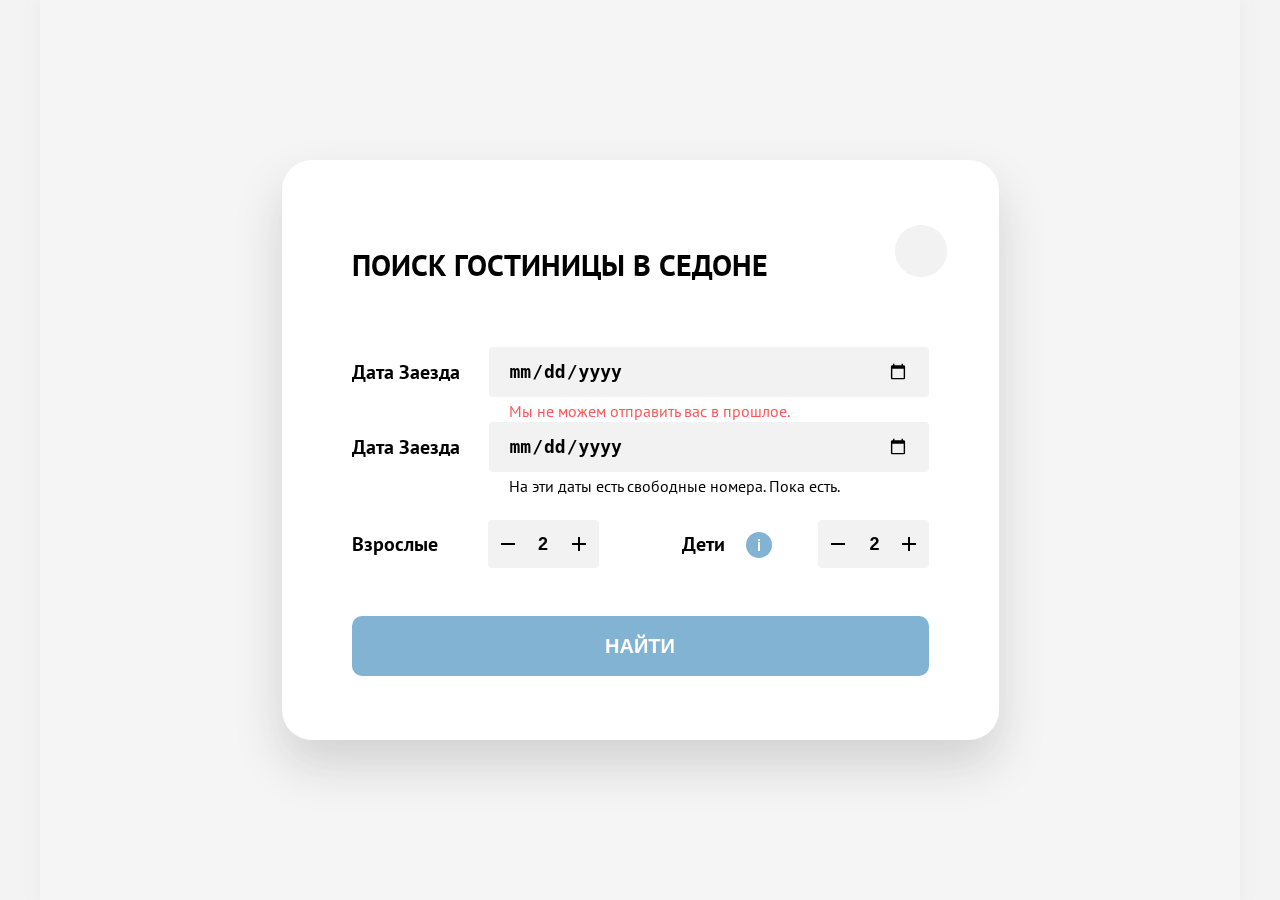
<file: 10/modal.html>
<!DOCTYPE html>
<html lang="ru">

  <head>
    <meta charset="utf-8">
    <title>HTML Academy: Седона</title>
    <link rel="icon" type="image/png" sizes="32x32" href="images/favicon.png">
    <link rel="stylesheet" href="styles/styles.css">
    <base href="https://htmlacademy-htmlcss.github.io/2215849-sedona-35/10/">
</head>

  <body class="null">
    <div class="wrapper">
      <div class="modal-container">
        <div class="modal-window">
          <button class="modal-close">
            <span class="visually-hidden">Закрыть</span>
          </button>
          <section class="modal-content">
            <h2 class="modal-title section-text">Поиск гостиницы в Седоне</h2>
          </section>
          <form class="modal-form" action="https://echo.htmlacademy.ru/" method="post">
            <ul class="modal-form-list null">
              <li class="modal-form-item">
                <p class="modal-form-field flex null">
                  <label class="modal-form-label flex" for="modal-form-in">
                    Дата заезда
                  </label>
                  <input class="modal-form-date" name="modal-form-in" id="modal-form-in" type="date">
                </p>
                <span class="modal-subtext modal-subtext-attention">Мы не можем отправить вас в прошлое.</span>
              </li>
              <li class="modal-form-item">
                <p class="modal-form-field flex null">
                  <label class="modal-form-label flex" for="modal-form-out">
                    Дата заезда
                  </label>
                  <input class="modal-form-date" name="modal-form-out" id="modal-form-out" type="date">
                </p>
                <span class="modal-subtext">На эти даты есть свободные номера. Пока есть.</span>
              </li>
            </ul>
            <ul class="modal-form-list null flex">
              <li class="modal-form-item">
                <p class="modal-form-group flex null">
                  <label class="modal-form-label flex" for="modal-form-adults">
                    Взрослые
                  </label>
                  <button class="modal-button modal-button-minus null flex">
                    <span class="visually-hidden">Убавить количество взрослых гостей</span>
                    <svg width="14" height="2" fill="none" xmlns="http://www.w3.org/2000/svg">
                      <path d="M0 0v2h14V0H0Z" fill="#000" />
                    </svg>
                  </button>
                  <input class="modal-form-count modal-form-adults" name="modal-form-adults" id="modal-form-adults"
                    type="number" value="2">
                  <button class="modal-button modal-button-plus null flex">
                    <span class="visually-hidden">Добавить количество взрослых гостей</span>
                    <svg width="14" height="14" fill="none" xmlns="http://www.w3.org/2000/svg">
                      <path d="M14 6H8V0H6v6H0v2h6v6h2V8h6V6Z" fill="#000" />
                    </svg>
                  </button>
                </p>
              </li>
              <li class="modal-form-item">
                <p class="modal-form-group flex null">
                  <span class="modal-form-label modal-label-icon flex">
                    <label class="modal-form-label flex" for="modal-form-kids">
                      Дети
                    </label>
                  </span>
                  <span class="modal-tooltip">
                    <button class="modal-tooltip-button" type="button" aria-labelledby="tooltip-label-date">
                      <svg class="modal-tooltip-icon" width="26" height="26" fill="none"
                        xmlns="http://www.w3.org/2000/svg">
                        <circle cx="13" cy="13" r="13" fill="#83B3D3" />
                        <path fill-rule="evenodd" clip-rule="evenodd" d="M12 7h2v2h-2V7Zm2 12h-2v-9h2v9Z" fill="#fff" />
                      </svg>
                    </button>
                    <span class="modal-tooltip-text" role="tooltip" id="tooltip-label-date">
                      Укажите количество детей, которые будут с вами, возраст которых от 6 до 18 лет. Дети до 6 лет
                      размещаются бесплатно.
                    </span>
                  </span>
                  <button class="modal-button modal-button-minus null flex">
                    <span class="visually-hidden">Убавить количество детей</span>
                    <svg width="14" height="2" fill="none" xmlns="http://www.w3.org/2000/svg">
                      <path d="M0 0v2h14V0H0Z" fill="#000" />
                    </svg>
                  </button>
                  <input class="flex modal-form-count modal-form-kids" name="modal-form-kids" id="modal-form-kids"
                    type="number" value="2">
                  <button class="modal-button modal-button-plus null flex">
                    <span class="visually-hidden">Добавить колчиество детей</span>
                    <svg width="14" height="14" fill="none" xmlns="http://www.w3.org/2000/svg">
                      <path d="M14 6H8V0H6v6H0v2h6v6h2V8h6V6Z" fill="#000" />
                    </svg>
                  </button>
                </p>
              </li>
            </ul>
            <button class="modal-button-find null" type="submit">Найти</button>
          </form>
        </div>
      </div>
    </div>
  </body>

</html>
</file>
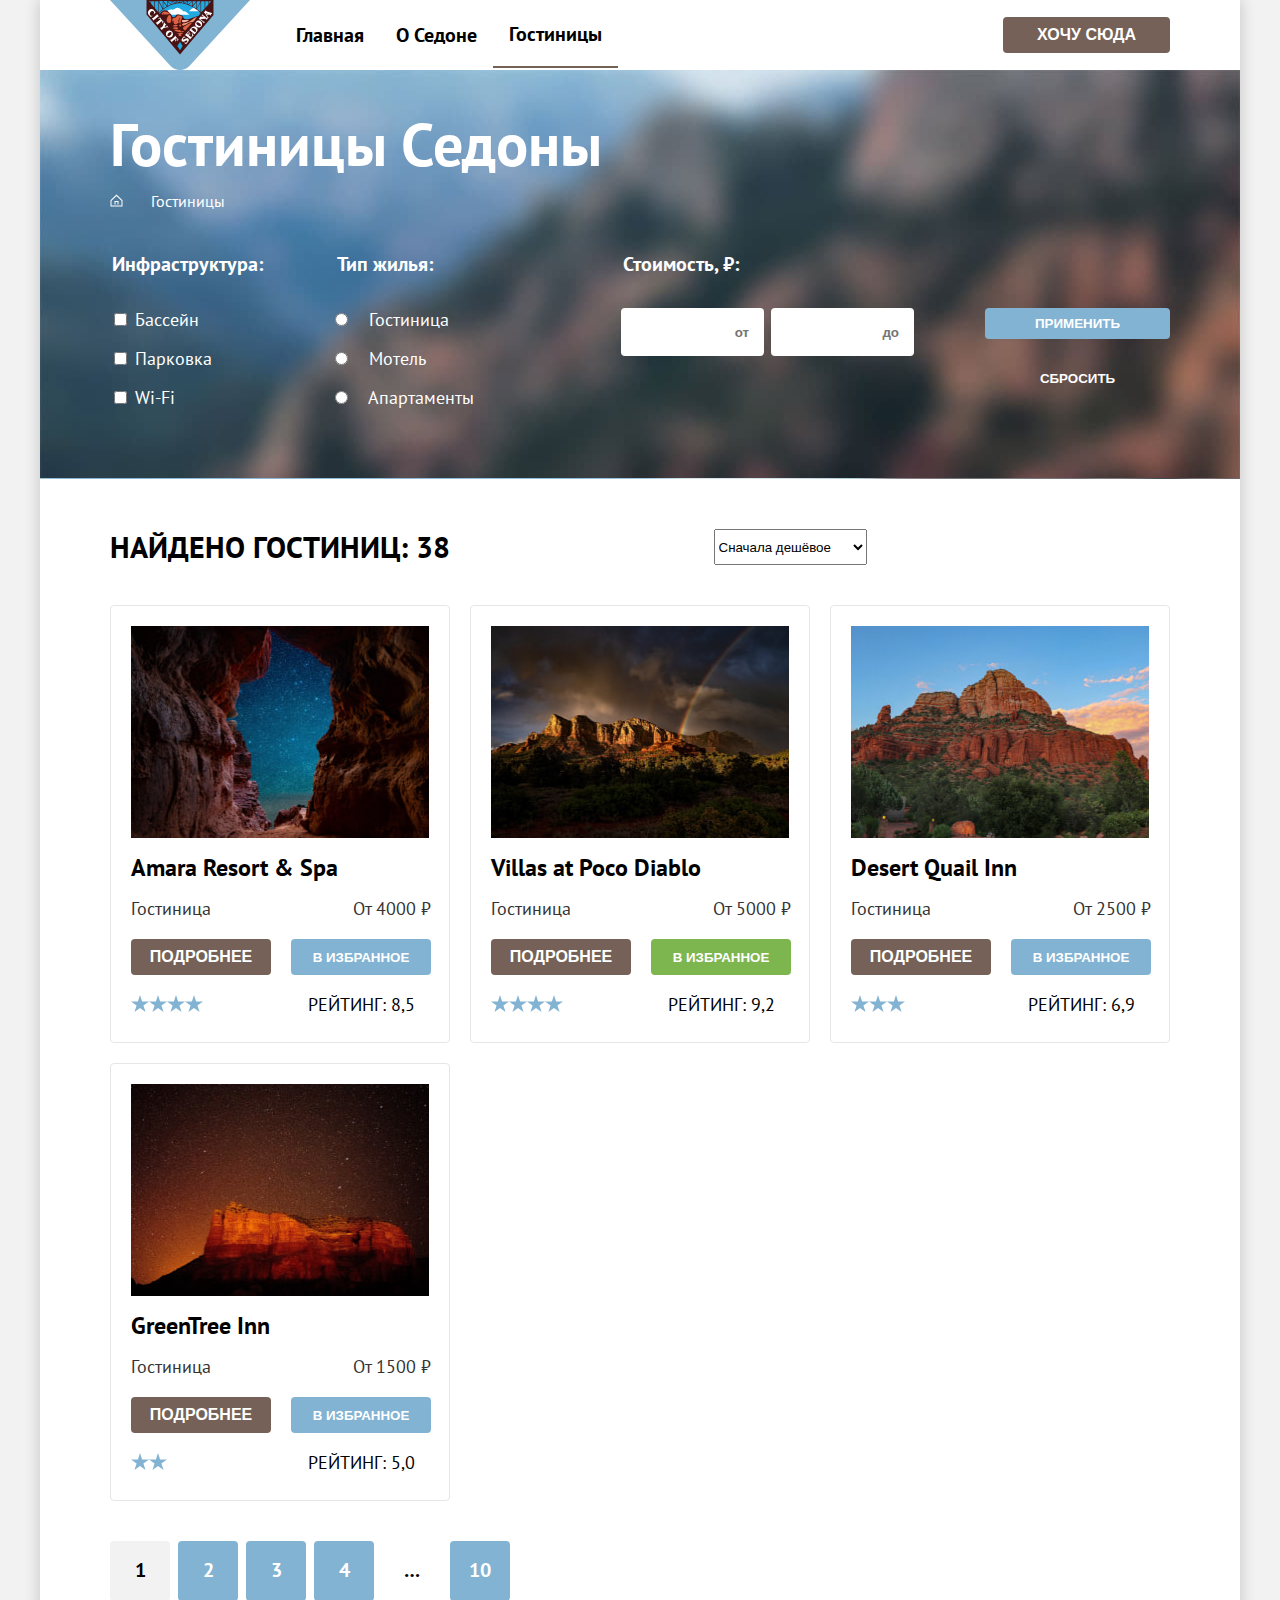
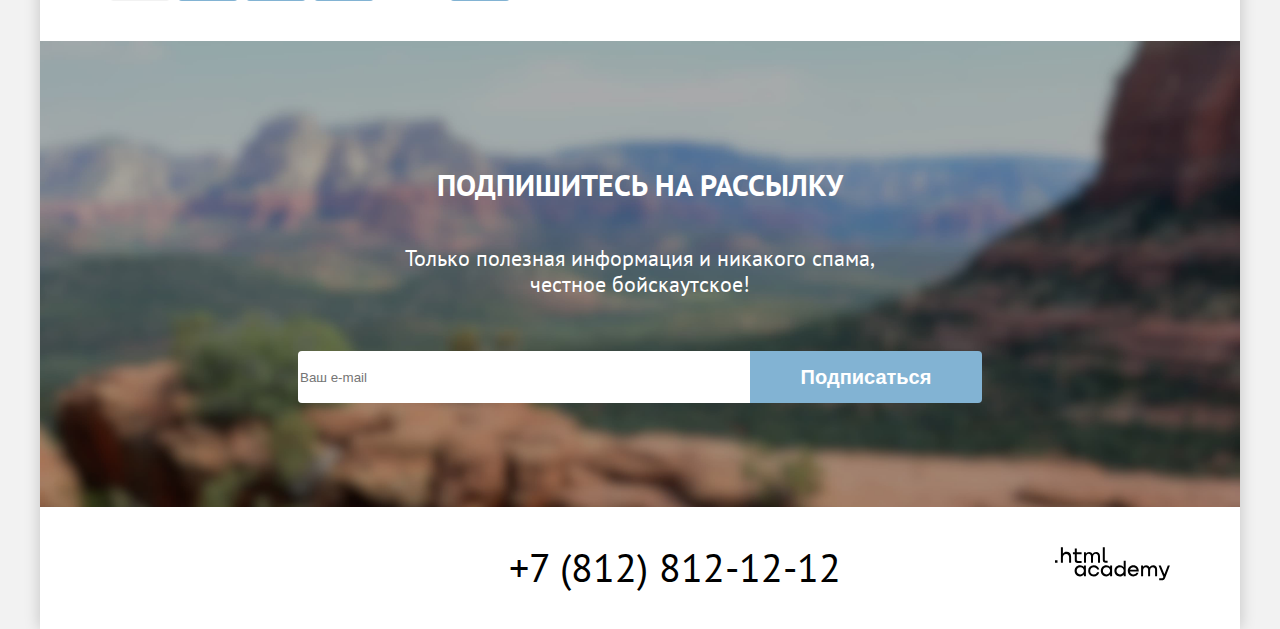
<file: 8/catalog.html>
<!DOCTYPE html>
<html lang="ru">

  <head>
    <meta charset="utf-8">
    <title>HTML Academy: Седона - Каталог</title>
    <link rel="stylesheet" href="styles/styles.css">
    <base href="https://htmlacademy-htmlcss.github.io/2215849-sedona-35/8/">
</head>

  <body>
    <div class="wrapper">
      <header class="page-header wrapper-inner flex">
        <a class="page-header-link" href="index.html">
          <img class="page-header-logo" src="images/page-header-logo.svg" width="140" height="70"
            alt="Логотип сайта о городе Седона.">
        </a>
        <nav class="navigation flex">
          <ul class="navigation-list flex">
            <li class="navigation-item">
              <a class="navigation-link" href="index.html">Главная</a>
            </li>
            <li class="navigation-item">
              <a class="navigation-link" href="#">О&nbsp;Седоне</a>
            </li>
            <li class="navigation-item">
              <a class="navigation-link navigation-link-current">Гостиницы</a>
            </li>
          </ul>
          <ul class="navigation-list navigation-user flex">
            <li class="navigation-item">
              <a class="navigation-link" href="#">
                <span class="navigation-search visually-hidden">Поиск</span>
              </a>
            </li>
            <li class="navigation-item">
              <a class="navigation-link" href="#">
                <span class="navigation-favorits visually-hidden">Избранное</span>
              </a>
            </li>
            <li class="navigation-item">
              <button class="navigation-button page-button" type="button">Хочу&nbsp;сюда</button>
            </li>
          </ul>
        </nav>
      </header>
      <main class="main-inner">
        <section class="catalog-searching wrapper-inner flex">
          <header class="inner-header">
            <h1 class="inner-header-title">
              Гостиницы Седоны
            </h1>
            <ul class="breadcrumbs flex">
              <li class="breadcrumbs-item">
                <a href="index.html" class="breadcrumbs-link">
                  <svg width="13" height="13" viewBox="0 0 13 13" fill="none" xmlns="http://www.w3.org/2000/svg">
                    <path
                      d="M6.5 0.5L0.5 6.30006V12.5001H12.5V6.30006L6.5 0.5ZM11.5 11.5001H1.5V6.70005L6.5 1.9L11.5 6.70005V11.5001Z"
                      fill="white" />
                    <path d="M4.5 10.5001H5.5V8.00005H7.5V10.5001H8.5V7.00005H4.5V10.5001Z" fill="white" />
                  </svg>
                </a>
              </li>
              <li class="breadcrumbs-item">
                <a class="breadcrumbs-link">
                  Гостиницы
                </a>
              </li>
            </ul>
          </header>
          <form class="catalog-searching-form flex" action="https://echo.htmlacademy.ru/" method="get">
            <div class="catalog-left flex">
              <fieldset class="catalog-searching-group">
                <legend class="catalog-searching-title">
                  Инфраструктура:
                </legend>
                <ul class="catalog-searching-list">
                  <li class="catalog-searching-item">
                    <label class="control">
                      <input class="control-input" type="checkbox" name="pool">
                      Бассейн
                    </label>
                  </li>
                  <li class="catalog-searching-item">
                    <label class="control">
                      <input class="control-input" type="checkbox" name="parking">
                      Парковка
                    </label>
                  </li>
                  <li class="catalog-searching-item">
                    <label class="control">
                      <input class="control-input" type="checkbox" name="wi-fi">
                      Wi-Fi
                    </label>
                  </li>
                </ul>
              </fieldset>
              <fieldset class="catalog-searching-group flex">
                <legend class="catalog-searching-title">Тип жилья:</legend>
                <ul class="catalog-searching-list">
                  <li class="catalog-searching-item">
                    <label for="hotel">
                      <input class="catalog-control-input" type="radio" name="property" id="hotel" value="hotel">
                      Гостиница
                    </label>
                  </li>
                  <li class="catalog-searching-item">
                    <label for="motel">
                      <input class="catalog-control-input" type="radio" name="property" id="motel" value="motel">
                      Мотель
                    </label>
                  </li>
                  <li class="catalog-searching-item">
                    <label for="appartaments">
                      <input class="catalog-control-input" type="radio" name="property" id="appartaments"
                        value="appartaments">
                      Апартаменты
                    </label>
                  </li>
                </ul>
              </fieldset>
            </div>
            <div class="catalog-right">
              <fieldset class="catalog-searching-group flex">
                <legend class="catalog-searching-title">
                  Стоимость, &#8381;:
                </legend>
                <p class="catalog-searching-consolidated">
                  <input class="catalog-searching-input" type="number" placeholder="от">
                  <input class="catalog-searching-input" type="number" placeholder="до">
                </p>
                <span class="catalog-searching-buttons flex">
                  <button class="page-button catalog-button-submit" type="submit">Применить</button>
                  <button class="page-button catalog-button-reset" type="reset">Сбросить</button>
                </span>
              </fieldset>
            </div>
          </form>
        </section>
        <section class="searching-result wrapper-inner">
          <h2 class="visually-hidden">Все гостиницы Седоны</h2>
          <nav class="result-navigation flex">
            <p class="result-navigation-count">Найдено гостиниц: 38</p>
            <select class="result-navigation-select" aria-label="Сортировка">
              <option value="cheap">Сначала дешёвое</option>
              <option value="popular">Сначала популярное</option>
              <option value="expensive">Сначала дорогое</option>
            </select>
            <ul class="result-navigation-list flex">
              <li class="result-navigation-item">
                <a class="result-navigation-link button button-current" href="#">
                  <span class="visually-hidden">Показать карточки</span>
                </a>
              </li>
              <li class="result-navigation-item">
                <a class="result-navigation-link button" href="#">
                  <span class="visually-hidden">Показать слайдер</span>
                </a>
              </li>
              <li class="result-navigation-item">
                <a href="#" class="result-navigation-link button">
                  <span class="visually-hidden">Показать список</span>
                </a>
              </li>
            </ul>
          </nav>
          <article class="searching-result-area grid">
            <div class="accommodation-card">
              <a class="accommodation-card-link" href="#">
                <img class="accommodation-card-image" src="images/hotel-1.jpg" width="300" height="212"
                  alt="Вид на локацию отеля.">
                <h3 class="accommodation-card-title">Amara Resort & Spa</h3>
              </a>
              <div class="hotel-rank grid">
                <p class="accommodation-type">
                  Гостиница
                </p>
                <p class="accommodation-price">
                  От 4000 &#8381;
                </p>
                <button class="accommodation-detail page-button">Подробнее</button>
                <button class="accommodation-faivorits page-button">В избранное</button>
                <ul class="accommodation-stars flex">
                  <li>
                    <svg width="18" height="17" fill="none" xmlns="http://www.w3.org/2000/svg">
                      <g clip-path="url(#a)">
                        <path d="m9 0 2.1 6.5H18l-5.6 4 2.2 6.5L9 13l-5.6 4 2.2-6.5-5.6-4h6.9L9 0Z" fill="#83B3D3" />
                      </g>
                      <defs>
                        <clipPath>
                          <path fill="#fff" d="M0 0h18v17H0z" />
                        </clipPath>
                      </defs>
                    </svg>
                  </li>
                  <li>
                    <svg width="18" height="17" fill="none" xmlns="http://www.w3.org/2000/svg">
                      <g clip-path="url(#a)">
                        <path d="m9 0 2.1 6.5H18l-5.6 4 2.2 6.5L9 13l-5.6 4 2.2-6.5-5.6-4h6.9L9 0Z" fill="#83B3D3" />
                      </g>
                      <defs>
                        <clipPath>
                          <path fill="#fff" d="M0 0h18v17H0z" />
                        </clipPath>
                      </defs>
                    </svg>
                  </li>
                  <li>
                    <svg width="18" height="17" fill="none" xmlns="http://www.w3.org/2000/svg">
                      <g clip-path="url(#a)">
                        <path d="m9 0 2.1 6.5H18l-5.6 4 2.2 6.5L9 13l-5.6 4 2.2-6.5-5.6-4h6.9L9 0Z" fill="#83B3D3" />
                      </g>
                      <defs>
                        <clipPath>
                          <path fill="#fff" d="M0 0h18v17H0z" />
                        </clipPath>
                      </defs>
                    </svg>
                  </li>
                  <li>
                    <svg width="18" height="17" fill="none" xmlns="http://www.w3.org/2000/svg">
                      <g clip-path="url(#a)">
                        <path d="m9 0 2.1 6.5H18l-5.6 4 2.2 6.5L9 13l-5.6 4 2.2-6.5-5.6-4h6.9L9 0Z" fill="#83B3D3" />
                      </g>
                      <defs>
                        <clipPath>
                          <path fill="#fff" d="M0 0h18v17H0z" />
                        </clipPath>
                      </defs>
                    </svg>
                  </li>
                </ul>
                <p class="accommodation-rating">
                  Рейтинг: 8,5
                </p>
              </div>
            </div>
            <div class="accommodation-card">
              <a class="accommodation-card-link" href="#">
                <img class="accommodation-card-image" src="images/hotel-2.jpg" width="300" height="212"
                  alt="Вид на локацию отеля.">
                <h3 class="accommodation-card-title">Villas at Poco Diablo</h3>
              </a>
              <div class="hotel-rank grid">
                <p class="accommodation-type">
                  Гостиница
                </p>
                <p class="accommodation-price">
                  От 5000 &#8381;
                </p>
                <button class="accommodation-detail page-button">Подробнее</button>
                <button class="accommodation-faivorits accommodation-faivorits-add  page-button">В избранное</button>
                <ul class="accommodation-stars flex">
                  <li>
                    <svg width="18" height="17" fill="none" xmlns="http://www.w3.org/2000/svg">
                      <g clip-path="url(#a)">
                        <path d="m9 0 2.1 6.5H18l-5.6 4 2.2 6.5L9 13l-5.6 4 2.2-6.5-5.6-4h6.9L9 0Z" fill="#83B3D3" />
                      </g>
                      <defs>
                        <clipPath>
                          <path fill="#fff" d="M0 0h18v17H0z" />
                        </clipPath>
                      </defs>
                    </svg>
                  </li>
                  <li>
                    <svg width="18" height="17" fill="none" xmlns="http://www.w3.org/2000/svg">
                      <g clip-path="url(#a)">
                        <path d="m9 0 2.1 6.5H18l-5.6 4 2.2 6.5L9 13l-5.6 4 2.2-6.5-5.6-4h6.9L9 0Z" fill="#83B3D3" />
                      </g>
                      <defs>
                        <clipPath>
                          <path fill="#fff" d="M0 0h18v17H0z" />
                        </clipPath>
                      </defs>
                    </svg>
                  </li>
                  <li><svg width="18" height="17" fill="none" xmlns="http://www.w3.org/2000/svg">
                      <g clip-path="url(#a)">
                        <path d="m9 0 2.1 6.5H18l-5.6 4 2.2 6.5L9 13l-5.6 4 2.2-6.5-5.6-4h6.9L9 0Z" fill="#83B3D3" />
                      </g>
                      <defs>
                        <clipPath>
                          <path fill="#fff" d="M0 0h18v17H0z" />
                        </clipPath>
                      </defs>
                    </svg>
                  </li>
                  <li>
                    <svg width="18" height="17" fill="none" xmlns="http://www.w3.org/2000/svg">
                      <g clip-path="url(#a)">
                        <path d="m9 0 2.1 6.5H18l-5.6 4 2.2 6.5L9 13l-5.6 4 2.2-6.5-5.6-4h6.9L9 0Z" fill="#83B3D3" />
                      </g>
                      <defs>
                        <clipPath>
                          <path fill="#fff" d="M0 0h18v17H0z" />
                        </clipPath>
                      </defs>
                    </svg>
                  </li>
                </ul>
                <p class="accommodation-rating">
                  Рейтинг: 9,2
                </p>
              </div>
            </div>
            <div class="accommodation-card">
              <a class="accommodation-card-link" href="#">
                <img class="accommodation-card-image" src="images/hotel-3.jpg" width="300" height="212"
                  alt="Вид на локацию отеля.">
                <h3 class="accommodation-card-title">Desert Quail Inn</h3>
              </a>
              <div class="hotel-rank grid">
                <p class="accommodation-type">
                  Гостиница
                </p>
                <p class="accommodation-price">
                  От 2500 &#8381;
                </p>
                <button class="accommodation-detail page-button">Подробнее</button>
                <button class="accommodation-faivorits page-button">В избранное</button>
                <ul class="accommodation-stars flex">
                  <li>
                    <svg width="18" height="17" fill="none" xmlns="http://www.w3.org/2000/svg">
                      <g clip-path="url(#a)">
                        <path d="m9 0 2.1 6.5H18l-5.6 4 2.2 6.5L9 13l-5.6 4 2.2-6.5-5.6-4h6.9L9 0Z" fill="#83B3D3" />
                      </g>
                      <defs>
                        <clipPath>
                          <path fill="#fff" d="M0 0h18v17H0z" />
                        </clipPath>
                      </defs>
                    </svg>
                  </li>
                  <li>
                    <svg width="18" height="17" fill="none" xmlns="http://www.w3.org/2000/svg">
                      <g clip-path="url(#a)">
                        <path d="m9 0 2.1 6.5H18l-5.6 4 2.2 6.5L9 13l-5.6 4 2.2-6.5-5.6-4h6.9L9 0Z" fill="#83B3D3" />
                      </g>
                      <defs>
                        <clipPath>
                          <path fill="#fff" d="M0 0h18v17H0z" />
                        </clipPath>
                      </defs>
                    </svg>
                  </li>
                  <li>
                    <svg width="18" height="17" fill="none" xmlns="http://www.w3.org/2000/svg">
                      <g clip-path="url(#a)">
                        <path d="m9 0 2.1 6.5H18l-5.6 4 2.2 6.5L9 13l-5.6 4 2.2-6.5-5.6-4h6.9L9 0Z" fill="#83B3D3" />
                      </g>
                      <defs>
                        <clipPath>
                          <path fill="#fff" d="M0 0h18v17H0z" />
                        </clipPath>
                      </defs>
                    </svg>
                  </li>
                </ul>
                <p class="accommodation-rating">
                  Рейтинг: 6,9
                </p>
              </div>
            </div>
            <div class="accommodation-card">
              <a class="accommodation-card-link" href="#">
                <img class="accommodation-card-image" src="images/hotel-4.jpg" width="300" height="212"
                  alt="Вид на локацию отеля.">
                <h3 class="accommodation-card-title">GreenTree Inn</h3>
              </a>
              <div class="hotel-rank grid">
                <p class="accommodation-type">
                  Гостиница
                </p>
                <p class="accommodation-price">
                  От 1500 &#8381;
                </p>
                <button class="accommodation-detail page-button">Подробнее</button>
                <button class="accommodation-faivorits page-button">В избранное</button>
                <ul class="accommodation-stars flex">
                  <li>
                    <svg width="18" height="17" fill="none" xmlns="http://www.w3.org/2000/svg">
                      <g clip-path="url(#a)">
                        <path d="m9 0 2.1 6.5H18l-5.6 4 2.2 6.5L9 13l-5.6 4 2.2-6.5-5.6-4h6.9L9 0Z" fill="#83B3D3" />
                      </g>
                      <defs>
                        <clipPath>
                          <path fill="#fff" d="M0 0h18v17H0z" />
                        </clipPath>
                      </defs>
                    </svg>
                  </li>
                  <li>
                    <svg width="18" height="17" fill="none" xmlns="http://www.w3.org/2000/svg">
                      <g clip-path="url(#a)">
                        <path d="m9 0 2.1 6.5H18l-5.6 4 2.2 6.5L9 13l-5.6 4 2.2-6.5-5.6-4h6.9L9 0Z" fill="#83B3D3" />
                      </g>
                      <defs>
                        <clipPath>
                          <path fill="#fff" d="M0 0h18v17H0z" />
                        </clipPath>
                      </defs>
                    </svg>
                  </li>
                </ul>
                <p class="accommodation-rating">
                  Рейтинг: 5,0
                </p>
              </div>
            </div>
          </article>
          <ul class="pagination flex">
            <li class="pagination-item">
              <a class="pagination-link pagination-link-current">1</a>
            </li>
            <li class="pagination-item">
              <a class="pagination-link" href="#">2</a>
            </li>
            <li class="pagination-item">
              <a class="pagination-link" href="#">3</a>
            </li>
            <li class="pagination-item">
              <a class="pagination-link" href="#">4</a>
            </li>
            <li class="pagination-item">
              <a class="pagination-link pagination-link-empty" href="#">&hellip;</a>
            </li>
            <li class="pagination-item">
              <a class="pagination-link" href="#">10</a>
            </li>
          </ul>
        </section>
        <section class="subscribe flex">
          <h2 class="section-title visually-hidden">
            Подписка
          </h2>
          <p class="section-text subscribe-text">
            Подпишитесь на рассылку
          </p>
          <p class="section-subtext subscribe-subtext">
            Только полезная информация и никакого спама, <br> честное бойскаутское!
          </p>
          <form class="subscribe-form" action="https://echo.htmlacademy.ru" method="post">
            <input class="subscribe-input" type="text" placeholder="Ваш e-mail">
            <button class="subscribe-button" type="submit">Подписаться</button>
          </form>
        </section>
      </main>
      <footer class="page-footer">
        <section class="contacts flex">
          <h2 class="section-title visually-hidden">
            Контакты
          </h2>
          <ul class="contacts-list flex">
            <li class="contacts-item contacts-vk">
              <a class="contacts-link" href="https://vk.com/htmlacademy">
                <span class="visually-hidden">
                  VK
                </span>
              </a>
            </li>
            <li class="contacts-item contacts-telegram">
              <a class="contacts-link" href="https://t.me/htmlacademy">
                <span class="visually-hidden">
                  Telegram
                </span>
              </a>
            </li>
            <li class="contacts-item contacts-youtube">
              <a class="contacts-link" href="https://www.youtube.com/user/htmlacademyru">
                <span class="visually-hidden">
                  Youtube
                </span>
              </a>
            </li>
          </ul>
          <a class="contacts-phone" href="tel:+78128121212">
            +7 (812) 812-12-12
          </a>
          <a class="contacts-link" href="https://www.htmlacademy.ru">
            <img class="contacts-logo" src="images/html-academy.svg" alt="Логотип HTML Academy.">
          </a>
        </section>
      </footer>
    </div>
  </body>

</html>
</file>
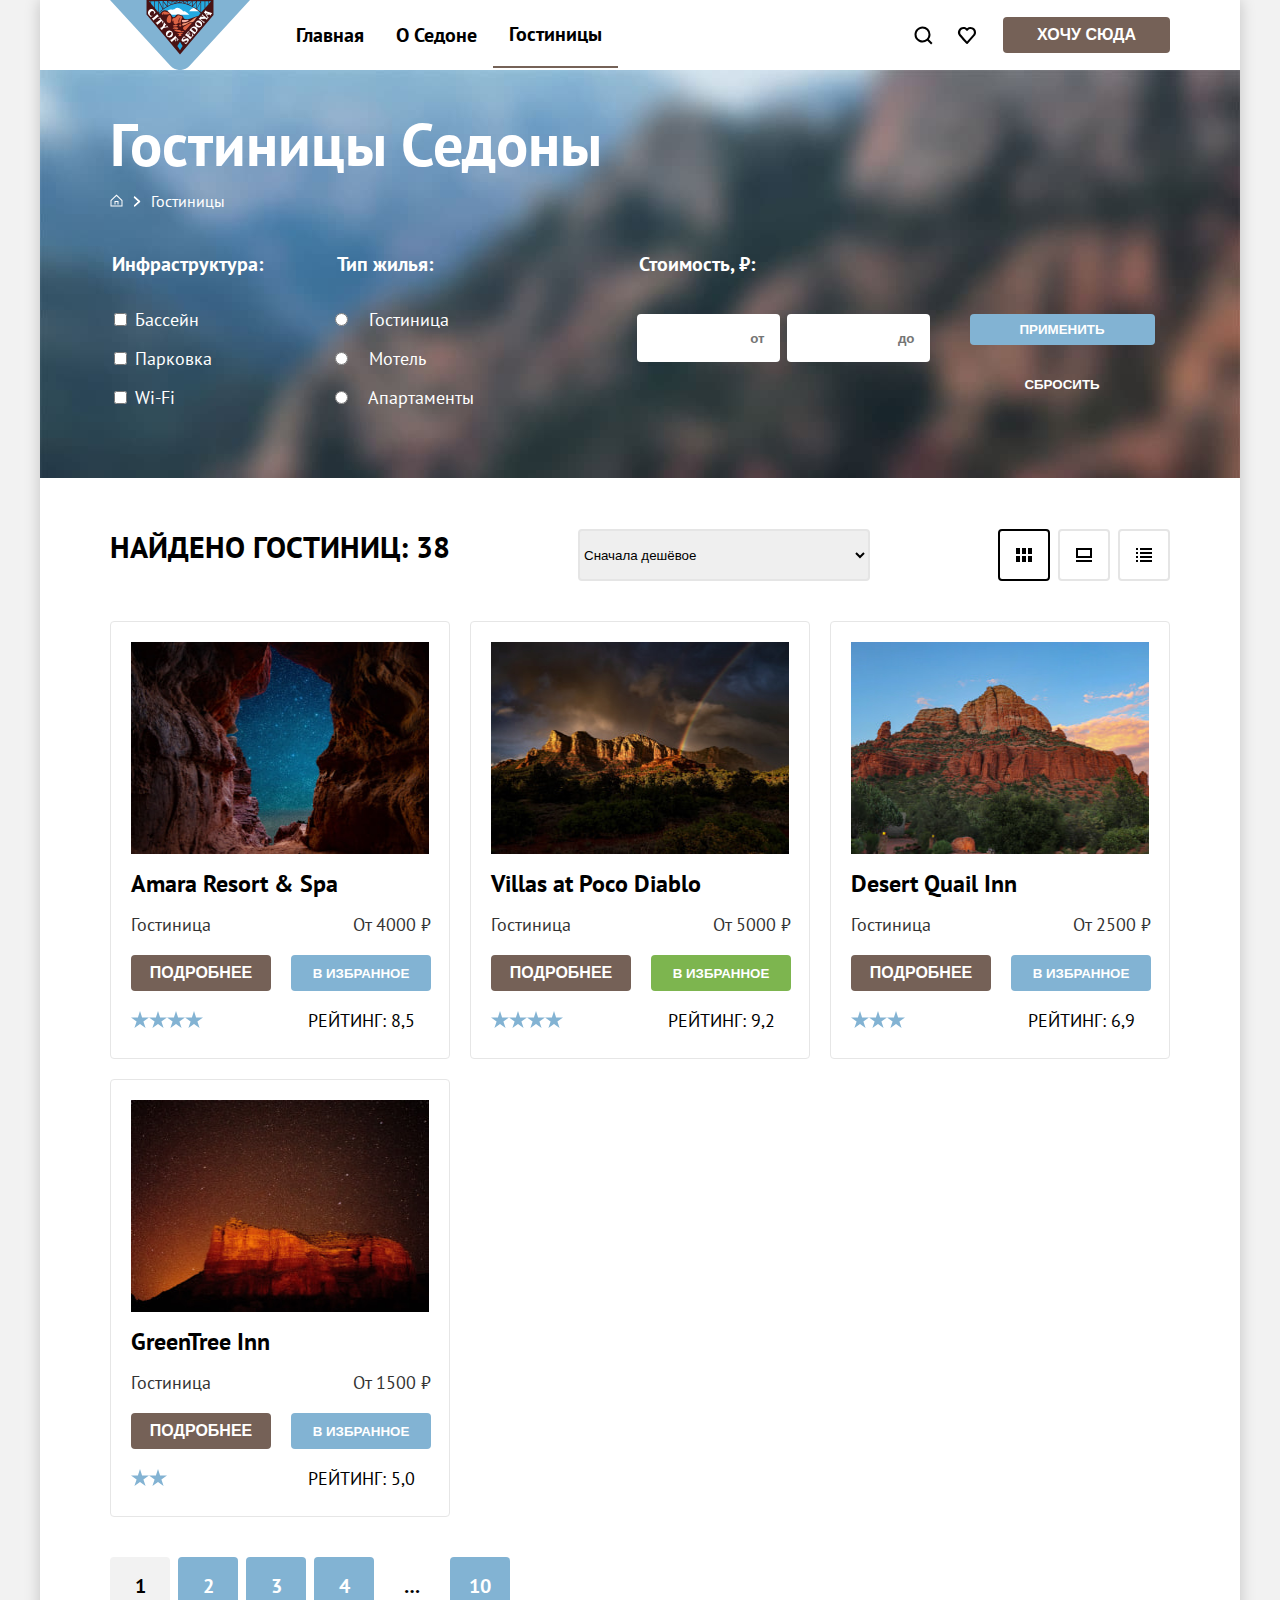
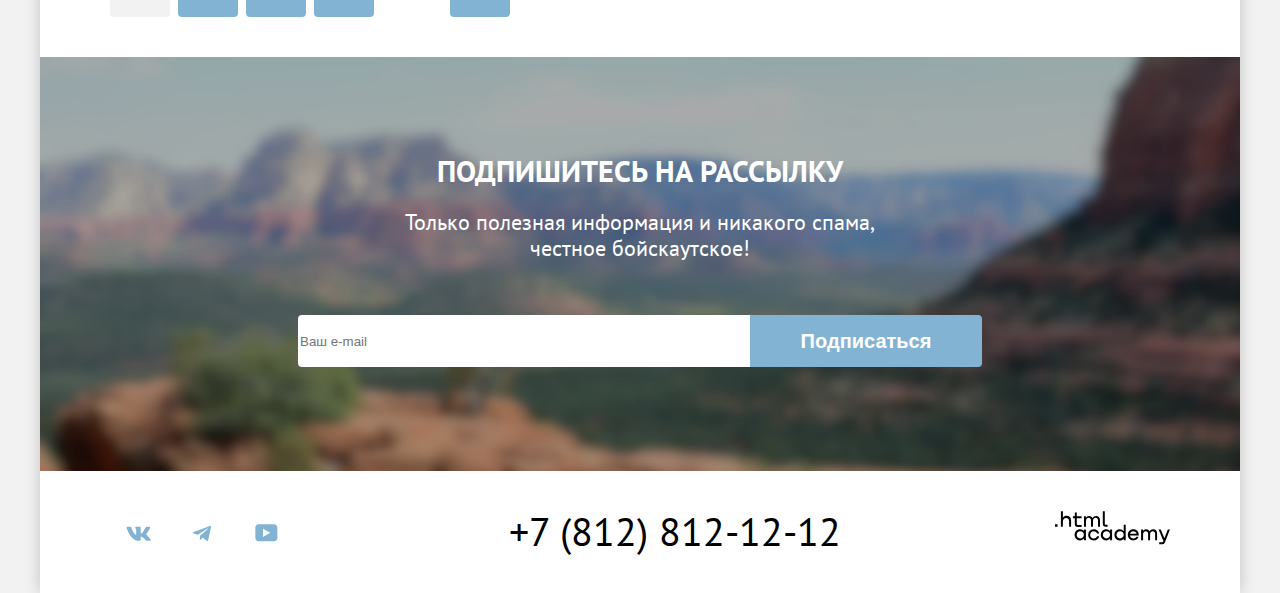
<file: 9/catalog.html>
<!DOCTYPE html>
<html lang="ru">

  <head>
    <meta charset="utf-8">
    <title>HTML Academy: Седона - Каталог</title>
    <link rel="stylesheet" href="styles/styles.css">
    <base href="https://htmlacademy-htmlcss.github.io/2215849-sedona-35/9/">
</head>

  <body class="null">
    <div class="wrapper">
      <header class="page-header wrapper-inner flex">
        <a class="page-header-link" href="index.html">
          <img class="page-header-logo" src="images/page-header-logo.svg" width="140" height="70"
            alt="Логотип сайта о городе Седона.">
        </a>
        <nav class="navigation null flex">
          <ul class="navigation-list null flex">
            <li class="navigation-item null">
              <a class="navigation-link" href="index.html">Главная</a>
            </li>
            <li class="navigation-item null">
              <a class="navigation-link" href="#">О&nbsp;Седоне</a>
            </li>
            <li class="navigation-item null">
              <a class="navigation-link navigation-link-current">Гостиницы</a>
            </li>
          </ul>
          <ul class="navigation-list null navigation-user flex">
            <li class="navigation-item null">
              <a class="navigation-link navigation-search" href="#">
                <span class="visually-hidden">Поиск</span>
              </a>
            </li>
            <li class="navigation-item null">
              <a class="navigation-link navigation-favorits" href="#">
                <span class="visually-hidden">Избранное</span>
              </a>
            </li>
            <li class="navigation-item null">
              <button class="navigation-button page-button" type="button">Хочу&nbsp;сюда</button>
            </li>
          </ul>
        </nav>
      </header>
      <main class="main-inner">
        <section class="catalog-searching wrapper-inner flex">
          <header class="inner-header">
            <h1 class="inner-header-title">
              Гостиницы Седоны
            </h1>
            <ul class="breadcrumbs null flex">
              <li class="breadcrumbs-item">
                <a href="index.html" class="breadcrumbs-link">
                  <svg aria-hidden="true" focusable="false" width="13" height="13" viewBox="0 0 13 13" fill="none"
                    xmlns="http://www.w3.org/2000/svg">
                    <path
                      d="M6.5 0.5L0.5 6.30006V12.5001H12.5V6.30006L6.5 0.5ZM11.5 11.5001H1.5V6.70005L6.5 1.9L11.5 6.70005V11.5001Z"
                      fill="white" />
                    <path d="M4.5 10.5001H5.5V8.00005H7.5V10.5001H8.5V7.00005H4.5V10.5001Z" fill="white" />
                  </svg>
                </a>
              </li>
              <li class="breadcrumbs-item">
                <a class="breadcrumbs-link">
                  Гостиницы
                </a>
              </li>
            </ul>
          </header>
          <form class="catalog-searching-form flex" action="https://echo.htmlacademy.ru/" method="get">
            <div class="catalog-left flex">
              <fieldset class="catalog-searching-group null flex">
                <legend class="catalog-searching-title">
                  Инфраструктура:
                </legend>
                <ul class="catalog-searching-list null">
                  <li class="catalog-searching-item">
                    <label class="control">
                      <input class="control-input" type="checkbox" name="pool">
                      Бассейн
                    </label>
                  </li>
                  <li class="catalog-searching-item">
                    <label class="control">
                      <input class="control-input" type="checkbox" name="parking">
                      Парковка
                    </label>
                  </li>
                  <li class="catalog-searching-item">
                    <label class="control">
                      <input class="control-input" type="checkbox" name="wi-fi">
                      Wi-Fi
                    </label>
                  </li>
                </ul>
              </fieldset>
              <fieldset class="catalog-searching-group null flex">
                <legend class="catalog-searching-title">Тип жилья:</legend>
                <ul class="catalog-searching-list null">
                  <li class="catalog-searching-item">
                    <label for="hotel">
                      <input class="catalog-control-input" type="radio" name="property" id="hotel" value="hotel">
                      Гостиница
                    </label>
                  </li>
                  <li class="catalog-searching-item">
                    <label for="motel">
                      <input class="catalog-control-input" type="radio" name="property" id="motel" value="motel">
                      Мотель
                    </label>
                  </li>
                  <li class="catalog-searching-item">
                    <label for="appartaments">
                      <input class="catalog-control-input" type="radio" name="property" id="appartaments"
                        value="appartaments">
                      Апартаменты
                    </label>
                  </li>
                </ul>
              </fieldset>
            </div>
            <div class="catalog-right">
              <fieldset class="catalog-searching-group flex">
                <legend class="catalog-searching-title">
                  Стоимость, &#8381;:
                </legend>
                <p class="catalog-searching-consolidated null">
                  <input class="catalog-searching-input null" type="number" placeholder="от">
                  <input class="catalog-searching-input null" type="number" placeholder="до">
                </p>
                <span class="catalog-searching-buttons flex">
                  <button class="page-button catalog-button-submit" type="submit">Применить</button>
                  <button class="page-button catalog-button-reset" type="reset">Сбросить</button>
                </span>
              </fieldset>
            </div>
          </form>
        </section>
        <section class="searching-result wrapper-inner">
          <h2 class="visually-hidden">Все гостиницы Седоны</h2>
          <nav class="result-navigation null flex">
            <p class="result-navigation-count null">Найдено гостиниц: 38</p>
            <select class="result-navigation-select" aria-label="Сортировка">
              <option value="cheap">Сначала дешёвое</option>
              <option value="popular">Сначала популярное</option>
              <option value="expensive">Сначала дорогое</option>
            </select>
            <ul class="result-navigation-list null flex">
              <li class="result-navigation-item visual-current">
                <a class="result-navigation-link  flex" href="#">
                  <svg aria-hidden="true" focusable="false" width="16" height="14" fill="none"
                    xmlns="http://www.w3.org/2000/svg">
                    <g clip-path="" fill="#000">
                      <path d="M4 0H0v6h4V0ZM16 0h-4v6h4V0ZM10 0H6v6h4V0ZM4 8H0v6h4V8ZM16 8h-4v6h4V8ZM10 8H6v6h4V8Z" />
                    </g>
                    <defs>
                      <clipPath>
                        <path fill="#fff" d="M0 0h16v14H0z" />
                      </clipPath>
                    </defs>
                  </svg>
                  <span class="visually-hidden">Показать карточки</span>
                </a>
              </li>
              <li class="result-navigation-item">
                <a class="result-navigation-link flex" href="#">
                  <svg aria-hidden="true" focusable="false" width="16" height="14" fill="none"
                    xmlns="http://www.w3.org/2000/svg">
                    <g clip-path="" fill="#000">
                      <path d="M16 12H0v2h16v-2ZM14 2v6H2V2h12Zm2-2H0v10h16V0Z" />
                    </g>
                    <defs>
                      <clipPath>
                        <path fill="#fff" d="M0 0h16v14H0z" />
                      </clipPath>
                    </defs>
                  </svg>
                  <span class="visually-hidden">Показать слайдер</span>
                </a>
              </li>
              <li class="result-navigation-item">
                <a href="#" class="result-navigation-link flex">
                  <svg aria-hidden="true" focusable="false" width="16" height="14" fill="none"
                    xmlns="http://www.w3.org/2000/svg">
                    <g clip-path="" fill="#000">
                      <path
                        d="M2 0H0v2h2V0ZM16 0H4v2h12V0ZM2 4H0v2h2V4ZM16 4H4v2h12V4ZM2 8H0v2h2V8ZM16 8H4v2h12V8ZM2 12H0v2h2v-2ZM16 12H4v2h12v-2Z" />
                    </g>
                    <defs>
                      <clipPath>
                        <path fill="#fff" d="M0 0h16v14H0z" />
                      </clipPath>
                    </defs>
                  </svg>
                  <span class="visually-hidden">Показать список</span>
                </a>
              </li>
            </ul>
          </nav>
          <article class="searching-result-area grid">
            <div class="accommodation-card">
              <a class="accommodation-card-link" href="#">
                <img class="accommodation-card-image" src="images/hotel-1.jpg" width="300" height="212"
                  alt="Вид на локацию отеля.">
                <h3 class="accommodation-card-title">Amara Resort & Spa</h3>
              </a>
              <div class="hotel-rank grid">
                <p class="accommodation-type">
                  Гостиница
                </p>
                <p class="accommodation-price">
                  От 4000 &#8381;
                </p>
                <button class="accommodation-detail page-button">Подробнее</button>
                <button class="accommodation-faivorits page-button">В избранное</button>
                <ul class="accommodation-stars null flex">
                  <li>
                    <svg width="18" height="17" fill="none" xmlns="http://www.w3.org/2000/svg">
                      <g clip-path="">
                        <path d="m9 0 2.1 6.5H18l-5.6 4 2.2 6.5L9 13l-5.6 4 2.2-6.5-5.6-4h6.9L9 0Z" fill="#83B3D3" />
                      </g>
                      <defs>
                        <clipPath>
                          <path fill="#fff" d="M0 0h18v17H0z" />
                        </clipPath>
                      </defs>
                    </svg>
                  </li>
                  <li>
                    <svg width="18" height="17" fill="none" xmlns="http://www.w3.org/2000/svg">
                      <g clip-path="">
                        <path d="m9 0 2.1 6.5H18l-5.6 4 2.2 6.5L9 13l-5.6 4 2.2-6.5-5.6-4h6.9L9 0Z" fill="#83B3D3" />
                      </g>
                      <defs>
                        <clipPath>
                          <path fill="#fff" d="M0 0h18v17H0z" />
                        </clipPath>
                      </defs>
                    </svg>
                  </li>
                  <li>
                    <svg width="18" height="17" fill="none" xmlns="http://www.w3.org/2000/svg">
                      <g clip-path="">
                        <path d="m9 0 2.1 6.5H18l-5.6 4 2.2 6.5L9 13l-5.6 4 2.2-6.5-5.6-4h6.9L9 0Z" fill="#83B3D3" />
                      </g>
                      <defs>
                        <clipPath>
                          <path fill="#fff" d="M0 0h18v17H0z" />
                        </clipPath>
                      </defs>
                    </svg>
                  </li>
                  <li>
                    <svg width="18" height="17" fill="none" xmlns="http://www.w3.org/2000/svg">
                      <g clip-path="">
                        <path d="m9 0 2.1 6.5H18l-5.6 4 2.2 6.5L9 13l-5.6 4 2.2-6.5-5.6-4h6.9L9 0Z" fill="#83B3D3" />
                      </g>
                      <defs>
                        <clipPath>
                          <path fill="#fff" d="M0 0h18v17H0z" />
                        </clipPath>
                      </defs>
                    </svg>
                  </li>
                </ul>
                <p class="accommodation-rating null">
                  Рейтинг: 8,5
                </p>
              </div>
            </div>
            <div class="accommodation-card">
              <a class="accommodation-card-link" href="#">
                <img class="accommodation-card-image" src="images/hotel-2.jpg" width="300" height="212"
                  alt="Вид на локацию отеля.">
                <h3 class="accommodation-card-title">Villas at Poco Diablo</h3>
              </a>
              <div class="hotel-rank grid">
                <p class="accommodation-type">
                  Гостиница
                </p>
                <p class="accommodation-price">
                  От 5000 &#8381;
                </p>
                <button class="accommodation-detail page-button">Подробнее</button>
                <button class="accommodation-faivorits accommodation-faivorits-add  page-button">В избранное</button>
                <ul class="accommodation-stars null flex">
                  <li>
                    <svg width="18" height="17" fill="none" xmlns="http://www.w3.org/2000/svg">
                      <g clip-path="">
                        <path d="m9 0 2.1 6.5H18l-5.6 4 2.2 6.5L9 13l-5.6 4 2.2-6.5-5.6-4h6.9L9 0Z" fill="#83B3D3" />
                      </g>
                      <defs>
                        <clipPath>
                          <path fill="#fff" d="M0 0h18v17H0z" />
                        </clipPath>
                      </defs>
                    </svg>
                  </li>
                  <li>
                    <svg width="18" height="17" fill="none" xmlns="http://www.w3.org/2000/svg">
                      <g clip-path="">
                        <path d="m9 0 2.1 6.5H18l-5.6 4 2.2 6.5L9 13l-5.6 4 2.2-6.5-5.6-4h6.9L9 0Z" fill="#83B3D3" />
                      </g>
                      <defs>
                        <clipPath>
                          <path fill="#fff" d="M0 0h18v17H0z" />
                        </clipPath>
                      </defs>
                    </svg>
                  </li>
                  <li><svg width="18" height="17" fill="none" xmlns="http://www.w3.org/2000/svg">
                      <g clip-path="">
                        <path d="m9 0 2.1 6.5H18l-5.6 4 2.2 6.5L9 13l-5.6 4 2.2-6.5-5.6-4h6.9L9 0Z" fill="#83B3D3" />
                      </g>
                      <defs>
                        <clipPath>
                          <path fill="#fff" d="M0 0h18v17H0z" />
                        </clipPath>
                      </defs>
                    </svg>
                  </li>
                  <li>
                    <svg width="18" height="17" fill="none" xmlns="http://www.w3.org/2000/svg">
                      <g clip-path="">
                        <path d="m9 0 2.1 6.5H18l-5.6 4 2.2 6.5L9 13l-5.6 4 2.2-6.5-5.6-4h6.9L9 0Z" fill="#83B3D3" />
                      </g>
                      <defs>
                        <clipPath>
                          <path fill="#fff" d="M0 0h18v17H0z" />
                        </clipPath>
                      </defs>
                    </svg>
                  </li>
                </ul>
                <p class="accommodation-rating null">
                  Рейтинг: 9,2
                </p>
              </div>
            </div>
            <div class="accommodation-card">
              <a class="accommodation-card-link" href="#">
                <img class="accommodation-card-image" src="images/hotel-3.jpg" width="300" height="212"
                  alt="Вид на локацию отеля.">
                <h3 class="accommodation-card-title  null">Desert Quail Inn</h3>
              </a>
              <div class="hotel-rank grid">
                <p class="accommodation-type null">
                  Гостиница
                </p>
                <p class="accommodation-price null">
                  От 2500 &#8381;
                </p>
                <button class="accommodation-detail page-button">Подробнее</button>
                <button class="accommodation-faivorits page-button">В избранное</button>
                <ul class="accommodation-stars null flex">
                  <li>
                    <svg width="18" height="17" fill="none" xmlns="http://www.w3.org/2000/svg">
                      <g clip-path="">
                        <path d="m9 0 2.1 6.5H18l-5.6 4 2.2 6.5L9 13l-5.6 4 2.2-6.5-5.6-4h6.9L9 0Z" fill="#83B3D3" />
                      </g>
                      <defs>
                        <clipPath>
                          <path fill="#fff" d="M0 0h18v17H0z" />
                        </clipPath>
                      </defs>
                    </svg>
                  </li>
                  <li>
                    <svg width="18" height="17" fill="none" xmlns="http://www.w3.org/2000/svg">
                      <g clip-path="">
                        <path d="m9 0 2.1 6.5H18l-5.6 4 2.2 6.5L9 13l-5.6 4 2.2-6.5-5.6-4h6.9L9 0Z" fill="#83B3D3" />
                      </g>
                      <defs>
                        <clipPath>
                          <path fill="#fff" d="M0 0h18v17H0z" />
                        </clipPath>
                      </defs>
                    </svg>
                  </li>
                  <li>
                    <svg width="18" height="17" fill="none" xmlns="http://www.w3.org/2000/svg">
                      <g clip-path="">
                        <path d="m9 0 2.1 6.5H18l-5.6 4 2.2 6.5L9 13l-5.6 4 2.2-6.5-5.6-4h6.9L9 0Z" fill="#83B3D3" />
                      </g>
                      <defs>
                        <clipPath>
                          <path fill="#fff" d="M0 0h18v17H0z" />
                        </clipPath>
                      </defs>
                    </svg>
                  </li>
                </ul>
                <p class="accommodation-rating null">
                  Рейтинг: 6,9
                </p>
              </div>
            </div>
            <div class="accommodation-card">
              <a class="accommodation-card-link" href="#">
                <img class="accommodation-card-image" src="images/hotel-4.jpg" width="300" height="212"
                  alt="Вид на локацию отеля.">
                <h3 class="accommodation-card-title null">GreenTree Inn</h3>
              </a>
              <div class="hotel-rank grid">
                <p class="accommodation-type null">
                  Гостиница
                </p>
                <p class="accommodation-price null">
                  От 1500 &#8381;
                </p>
                <button class="accommodation-detail page-button">Подробнее</button>
                <button class="accommodation-faivorits page-button">В избранное</button>
                <ul class="accommodation-stars null flex">
                  <li>
                    <svg width="18" height="17" fill="none" xmlns="http://www.w3.org/2000/svg">
                      <g clip-path="">
                        <path d="m9 0 2.1 6.5H18l-5.6 4 2.2 6.5L9 13l-5.6 4 2.2-6.5-5.6-4h6.9L9 0Z" fill="#83B3D3" />
                      </g>
                      <defs>
                        <clipPath>
                          <path fill="#fff" d="M0 0h18v17H0z" />
                        </clipPath>
                      </defs>
                    </svg>
                  </li>
                  <li>
                    <svg width="18" height="17" fill="none" xmlns="http://www.w3.org/2000/svg">
                      <g clip-path="">
                        <path d="m9 0 2.1 6.5H18l-5.6 4 2.2 6.5L9 13l-5.6 4 2.2-6.5-5.6-4h6.9L9 0Z" fill="#83B3D3" />
                      </g>
                      <defs>
                        <clipPath>
                          <path fill="#fff" d="M0 0h18v17H0z" />
                        </clipPath>
                      </defs>
                    </svg>
                  </li>
                </ul>
                <p class="accommodation-rating null">
                  Рейтинг: 5,0
                </p>
              </div>
            </div>
          </article>
          <ul class="pagination null flex">
            <li class="pagination-item">
              <a class="pagination-link pagination-link-current">1</a>
            </li>
            <li class="pagination-item">
              <a class="pagination-link" href="#">2</a>
            </li>
            <li class="pagination-item">
              <a class="pagination-link" href="#">3</a>
            </li>
            <li class="pagination-item">
              <a class="pagination-link" href="#">4</a>
            </li>
            <li class="pagination-item">
              <a class="pagination-link pagination-link-empty" href="#">&hellip;</a>
            </li>
            <li class="pagination-item">
              <a class="pagination-link" href="#">10</a>
            </li>
          </ul>
        </section>
        <section class="subscribe flex">
          <h2 class="section-title visually-hidden">
            Подписка
          </h2>
          <p class="section-text null subscribe-text">
            Подпишитесь на рассылку
          </p>
          <p class="section-subtext null subscribe-subtext">
            Только полезная информация и никакого спама, <br> честное бойскаутское!
          </p>
          <form class="subscribe-form" action="https://echo.htmlacademy.ru" method="post">
            <input class="subscribe-input" type="text" placeholder="Ваш e-mail">
            <button class="subscribe-button" type="submit">Подписаться</button>
          </form>
        </section>
      </main>
      <footer class="page-footer">
        <section class="contacts flex">
          <h2 class="section-title visually-hidden">
            Контакты
          </h2>
          <ul class="contacts-list null flex">
            <li class="contacts-item contacts-vk">
              <a class="contacts-link" href="https://vk.com/htmlacademy">
                <svg class="contacts-icon" aria-hidden="true" focusable="false" width="25" height="15" fill="none"
                  xmlns="http://www.w3.org/2000/svg">
                  <path fill-rule="evenodd" clip-rule="evenodd"
                    d="M24.12 1.8c.16-.54 0-.94-.8-.94H20.7c-.67 0-.98.34-1.15.73 0 0-1.33 3.2-3.22 5.27-.61.6-.9.8-1.23.8-.16 0-.41-.2-.41-.75v-5.1c0-.66-.19-.95-.74-.95H9.82c-.42 0-.67.3-.67.59 0 .62.95.76 1.04 2.51v3.8c0 .83-.15.98-.48.98-.9 0-3.06-3.2-4.34-6.88-.25-.72-.5-1-1.18-1H1.57c-.75 0-.9.34-.9.73 0 .68.89 4.07 4.14 8.55 2.17 3.06 5.23 4.72 8 4.72 1.68 0 1.88-.37 1.88-1v-2.32c0-.74.16-.88.7-.88.38 0 1.05.19 2.6 1.66 1.79 1.75 2.08 2.54 3.08 2.54h2.63c.75 0 1.12-.37.9-1.1-.23-.72-1.08-1.77-2.2-3.02-.62-.71-1.54-1.48-1.82-1.86-.39-.5-.28-.71 0-1.15 0 0 3.2-4.42 3.54-5.93Z"
                    fill="#83B3D3" />
                </svg>
                <span class="visually-hidden">
                  VK
                </span>
              </a>
            </li>
            <li class="contacts-item contacts-telegram">
              <a class="contacts-link" href="https://t.me/htmlacademy">
                <svg class="contacts-icon" aria-hidden="true" focusable="false" width="18" height="16" fill="none"
                  xmlns="http://www.w3.org/2000/svg">
                  <path
                    d="M16.79.96.84 7.1c-1.09.44-1.08 1.05-.2 1.32l4.1 1.28 9.47-5.98c.44-.27.85-.13.52.17l-7.68 6.93-.28 4.22c.41 0 .6-.2.83-.41l1.99-1.94 4.13 3.06c.77.42 1.31.2 1.5-.71l2.72-12.8c.28-1.1-.43-1.61-1.16-1.28Z"
                    fill="#83B3D3" />
                </svg>
                <span class="visually-hidden">
                  Telegram
                </span>
              </a>
            </li>
            <li class="contacts-item contacts-youtube">
              <a class="contacts-link" href="https://www.youtube.com/user/htmlacademyru">
                <svg class="contacts-icon" aria-hidden="true" focusable="false" width="23" height="18" fill="none"
                  xmlns="http://www.w3.org/2000/svg">
                  <path
                    d="M18.94.36H3.51C1.65.36.33 1.95.33 3.76v10.09c0 1.91 1.32 3.5 3.18 3.5h15.65c1.64 0 3.17-1.59 3.17-3.4V3.76c-.22-1.8-1.53-3.4-3.39-3.4ZM7.99 12.89V4.82l7.34 4.04-7.34 4.03Z"
                    fill="#83B3D3" />
                </svg>
                <span class="visually-hidden">
                  Youtube
                </span>
              </a>
            </li>
          </ul>
          <a class="contacts-phone" href="tel:+78128121212">
            +7 (812) 812-12-12
          </a>
          <a class="contacts-link" href="https://www.htmlacademy.ru">
            <img class="contacts-logo" src="images/html-academy.svg" alt="Логотип HTML Academy.">
          </a>
        </section>
      </footer>
    </div>
  </body>

</html>
</file>
<file: styles/styles.css>
/* FONTS */

@font-face {
  font-family: "PT Sans";
  font-style: normal;
  font-weight: 400;
  src: url("../fonts/ptsans-400.woff2") format("woff2"),
  url("../fonts/ptsans-400.woff") format("woff");
  font-display: swap;
}

@font-face {
  font-family: "PT Sans";
  font-style: normal;
  font-weight: 700;
  src: url("../fonts/ptsans-700.woff2") format("woff2"),
  url("../fonts/ptsans-700.woff") format("woff");
  font-display: swap;
}

/* <<<---COMMON STYLES--->>> */

*,
*::before,
*::after {
  box-sizing: border-box;
}

.null {
  margin: 0;
  padding: 0;
}

img {
  display: block;
  max-width: 100%;
}

html {
  height: 100%;
}

body {
  font-family: "PT Sans", sans-serif;
  font-size: 18px;
  line-height: 21px;
  color: #000000;
  background-color: #f2f2f2;
}

.wrapper {
  display: flex;
  flex-direction: column;
  width: 1200px;
  min-height: 100vh;
  margin: 0 auto;
  background-color: #ffffff;
  box-shadow: 0 0 15px 0 #00000033;
}

.wrapper-inner {
  padding: 0 70px;
}

.main-index, .main-inner {
  flex-grow: 1;
}

.flex {
  display: flex;
}

.grid {
  display: grid;
}

.section-text {
  font-weight: 700;
  font-size: 30px;
  line-height: 36px;
  text-transform: uppercase;
}

.section-subtext {
  font-weight: 400;
  font-size: 22px;
  line-height: 26px;
  color: #333333;
}

.visually-hidden {
  position: absolute;
  width: 1px;
  height: 1px;
  margin: -1px;
  padding: 0;
  border: 0;
  clip: rect(0 0 0 0);
  overflow: hidden;
}

/* COMMON BUTTONS STYLES */

.page-button {
  font-weight: 700;
  font-size: 16px;
  color: #ffffff;
  line-height: 36px;
  font-family: inherit;
  letter-spacing: 0;
  text-transform: uppercase;
  border-radius: 4px;
  border: none;
}

.page-button:active {
  color: #ffffff4d;
}

.page-button:disabled {
  background: #e5e5e5;
}

.page-button-brown {
  background: #756157;
}

.page-button-brown:hover,
.page-button-brown:focus {
  background: #615048;
  outline: none;
}

.page-button-blue {
  background: #82b3d3;
}

.page-button-blue:hover,
.page-button-blue:focus {
  background: #68a2ca;
  outline: none;
}

/* <<<---INDIVIDUAL STYLES--->>> */
/* <---------- INDEX.html ----------> */
/* HEADER */

.page-header {
  position: relative;
  font-size: 20px;
  font-weight: 700;
  line-height: 24px;
  text-transform: capitalize;
}

.page-header-link {
  position: absolute;
  top: 0;
}

.navigation {
  margin-left: 184px;
  flex-grow: 1;
  justify-content: space-between;
}

.navigation-list {
  flex-wrap: wrap;
  align-items: center;
  list-style: none;
}

.navigation-item {
  position: relative;
  margin-right: 32px;
}

.navigation-link {
  display: block;
  padding-top: 20px;
  padding-bottom: 18px;
  color: #000000;
  text-decoration: none;
}

.navigation-link-current {
  border-bottom: 2px solid #756257;
}

.navigation-user {
  flex-wrap: nowrap;
}

.navigation-user .navigation-link {
  min-width: 22px;
  min-height: 22px;
}

.navigation-user .navigation-item:last-of-type {
  margin-right: 0;
}

.navigation-user .navigation-item:not(:last-of-type) {
  margin-right: 31px;
}

.navigation-user .navigation-item:first-of-type {
  margin-right: 22px;
}

.navigation-search {
  background-image: url("../images/navigation-search.svg");
  background-repeat: no-repeat;
  background-position: center;
}

.navigation-favorits {
  background-image: url("../images/navigation-favorits.svg");
  background-repeat: no-repeat;
  background-position: center;
}

.favorits-count {
  position: absolute;
  width: 20px;
  height: 20px;
  top: -2px;
  left: 9px;
  justify-content: center;
  align-items: center;
  font-size: 10px;
  line-height: 10px;
  color: #ffffff;
  background-color: #7db54f;
  border-radius: 10px;
}

.navigation-button {
  width: 160px;
  padding: 0 16px;
  font-size: 16px;
}

/* MAIN*/
/* HERO */

.hero {
  flex-direction: column;
  justify-content: center;
}

.hero-preview {
  padding: 51px 0 82px;
  background: url("../images/hero-bottom.svg") bottom/100% auto no-repeat,
  url("../images/hero-background.jpg") center/100% auto no-repeat;
  vertical-align: bottom;
  background-color: #ffffff;
}

.hero-logo  {
  margin: 0 auto;
}

.hero-motivation {
  padding-top: 69px;
  padding-bottom: 90px;
}

.hero-text {
  margin-bottom: 25px;
  text-align: center;
}

.hero-subtext {
  text-align: center;
}

/* ADVANTAGES */

.advantages-list {
  flex-wrap: wrap;
  list-style: none;
}

.advantages-card {
  width: 400px;
  flex-direction: column;
  min-height: 384px;
  padding: 92px 85px 60px;
  box-sizing: border-box;
}

.advantages-card-center {
  padding-top: 105px;
}

.advantages-card-bottom {
  padding-top: 80px;
}

.advantages-item:nth-child(even) {
  background-color: #83b3d31f;
}

.advantages-item:nth-child(odd) {
  background-color: #83b3d333;
}

.advantages-item:first-of-type {
  background-color: #82b3d3;
  color: #ffffff;
}

.advantages-item:last-of-type {
  background-color: #82b3d3;
  color: #ffffff;
}

.advantages-card-color:nth-child(even) {
  background-color: #83b3d31f;
}

.advantages-card-color:nth-child(odd) {
  background-color: #83b3d333;
}

.advantages-title {
  position: relative;
  padding-bottom: 30px;
  margin-bottom: 30px;
  text-align: center;
  font-weight: 700;
  font-size: 24px;
  line-height: 28px;
  text-transform: uppercase;
}

.advantages-title-bottom {
  padding-bottom: 0;
}

.bottom-grey::after {
  width: 60px;
  position: absolute;
  bottom: 0;
  left: 86px;
  content: "";
  border-bottom: solid 2px #b3b3b3;
  opacity: 0.3;
}

.bottom-white::after {
  width: 60px;
  position: absolute;
  bottom: 0;
  left: 80px;
  content: "";
  border-bottom: solid 2px #ffffff;
  opacity: 0.3;
}

.advantages-description {
  font-weight: 400;
  text-align: center;
}

.advantages-image {
  height: auto;
}

.advantages-title-house {
  display: flex;
  flex-direction: column;
}

.advantages-title-house::before {
  width: 75px;
  height: 72px;
  margin: 0 auto 30px;
  content: "";
  background-image: url("../images/house.svg");
  background-size: 75px 72px;
  background-repeat: no-repeat;
}

.advantages-title-food {
  display: flex;
  flex-direction: column;
}

.advantages-title-food::before {
  width: 75px;
  height: 72px;
  margin: 0 auto 30px;
  content: "";
  background-image: url("../images/food.svg");
  background-size: 75px 72px;
  background-repeat: no-repeat;
}

.advantages-title-gift {
  display: flex;
  flex-direction: column;
}

.advantages-title-gift::before {
  width: 75px;
  height: 72px;
  margin: 0 auto 30px;
  content: "";
  background-image: url("../images/gift.svg");
  background-size: 75px 72px;
  background-repeat: no-repeat;
}

/* SEARCHING */

.searching {
  flex-direction: column;
  padding-top: 94px;
  padding-bottom: 96px;
}

.searching-text {
  margin-bottom: 0;
  text-align: center;
}

.searching-subtext {
  margin-bottom: 54px;
  text-align: center;
}

.searching-button {
  width: 375px;
  margin: 0 auto;
  padding: 8px 20px;
  letter-spacing: 2px;
}

/* SUBSCRIBE */

.subscribe {
  flex-direction: column;
  padding: 96px 0 104px;
  color: #ffffff;
  background-image: url("../images/subscribe-background.jpg");
  background-size: 100% auto;
}

.subscribe-text {
  margin-bottom: 20px;
  text-align: center;
}

.subscribe-subtext {
  margin-bottom: 55px;
  color: #ffffff;
  text-align: center;
}

.subscribe-form {
  display: flex;
  margin: 0 auto;
  align-items: center;
}

.subscribe-input {
  width: 452px;
  height: 51px;
  padding: 12px 21px;
  font-family: inherit;
  border-radius: 4px 0 0 4px;
  border: 0;
}

.subscribe-input::placeholder {
  font-weight: 400;
  font-size: 18px;
  line-height: 24px;
  opacity: 0.6;
}

.subscribe-button {
  width: 232px;
  padding: 8px 30px;
  border-radius: 0 4px 4px 0;
  letter-spacing: 2px;
}

/*FOOTER*/
/* CONTACTS */

.page-footer {
  padding: 43px 70px 30px;
}

.contacts {
  justify-content: space-between;
}

.contacts-list {
  flex-wrap: wrap;
  list-style: none;
  }

.contacts-item {
  width: 48px;
  height: 44px;
}

.contacts-link {
  display: block;
  position: relative;
  height: 100%;
  text-decoration: none;
}

.contacts-link-top {
  padding-top: 5px;
}

.contacts-icon {
  position: absolute;
  top: 0;
  right: 0;
  bottom: 0;
  left: 0;
  margin: auto;
}

.contacts-icon:hover path,
.contacts-icon:focus path {
  fill: #68a2ca;
}

.contacts-icon:active path {
  fill: #9ab0bf;
}

.contacts-phone {
  font-weight: 400;
  font-size: 40px;
  line-height: 40px;
  color: #000000;
  text-decoration: none;
}

.contacts-phone:hover,
.contacts-phone:focus {
  color: #756157;
}

.contacts-phone:active {
  color: #9e9d9c;
}

.contacts-logo:hover path,
.contacts-logo:focus path {
  fill: #756157;
}

.contacts-logo:active path {
  fill: #9e9d9c;
}

/* <---------- CATALOG.html ----------> */
/* CATALOG-SEARCHING */

.catalog {
  flex-direction: column;
  padding-top: 35px;
  padding-bottom: 70px;
  color: #ffffff;
  background-image: url("../images/catalog-background.jpg");
  background-repeat: no-repeat;
  background-size: cover;
}

.catalog-title {
  margin: 0 0 8px;
  font-weight: 700;
  font-size: 60px;
  line-height: 78px;
}

.breadcrumbs {
  position: relative;
  margin: 0 0 40px;
  padding: 0;
  font-size: 16px;
  list-style: none;
}

.breadcrumbs-link:first-of-type::after {
  position: absolute;
  top: 6px;
  left: 23px;
  width: 8px;
  height: 11px;
  content: "";
  background-image: url("../images/arrow.svg");
  background-size: 8px 11px;
  background-repeat: no-repeat;
}

.breadcrumbs-link {
  text-decoration: none;
  color: #ffffff;
}

.breadcrumbs-link:hover {
  color: #dfe2e3;
}

.breadcrumbs-link:active {
  color: #c7cccf;
}

.breadcrumbs-svg:hover path {
  fill: #dfe2e3;
}

.breadcrumbs-svg:active path {
  fill: #c7cccf;
}

.breadcrumbs-item:not(:last-of-type) {
  margin-right: 28px;
}

.catalog-form {
  justify-content: space-between;
}

.catalog-right {
  width: 549px;
  justify-content: space-between;
}

.catalog-grouped {
  border: none;
}

.catalog-grouped:not(:last-of-type) {
  margin-right: 68px;
}

.catalog-legend {
  margin-bottom: 32px;
  font-weight: 700;
  font-size: 20px;
  line-height: 24px;
  text-transform: capitalize;
}

.catalog-list {
  line-height: 23px;
  list-style: none;
}

.catalog-item:not(:last-of-type) {
  margin-bottom: 16px;
}

.catalog-label {
  display: block;
  position: relative;
  padding-left: 36px;
}

.catalog-label:hover {
  opacity: 0.6;
}

.catalog-label:active {
  opacity: 0.3;
}

.catalog-point {
  position: absolute;
  top: 2px;
  left: 0;
  width: 20px;
  height: 20px;
  border: none;
  background: #FFFFFF;
}

.catalog-mark {
  border-radius: 4px;
}

.catalog-checkbox:checked + .catalog-mark {
  position: absolute;
  content: "";
  background-image: url("../images/mark.svg");
  background-repeat: no-repeat;
  background-position: center;
}

.catalog-dotted {
  border-radius: 20px;
}

.catalog-radio:checked + .catalog-dotted {
  position: absolute;
  content: "";
  background-image: url("../images/dot.svg");
  background-repeat: no-repeat;
  background-position: center;
}

.catalog-range {
  flex-direction: column;
  margin-right: auto;
}

.catalog-range-fields {
  position: relative;
  margin-bottom: 44px;
}

.label-for-price {
  position: absolute;
  color: #000000;
  opacity: 0.3;
}

.min-price-position {
  top: 13px;
  left: 106px;
}

.max-price-position {
  top: 13px;
  right: 19px;
}

.catalog-range-input {
  width: 141px;
  height: 48px;
  padding: 12px 19px;
  font-weight: 700;
  font-size: 18px;
  font-family: inherit;
  line-height: 24px;
  border: none;
}

.catalog-range-input::placeholder {
  text-align: left;
  color: #000000;
}

.catalog-range-input:focus {
  outline: 2px solid #68a2ca;
}

.catalog-range-input:active {
  outline: 2px solid #000000;
}

.catalog-range-input {
  -moz-appearance: textfield;
}

.catalog-range-input::-webkit-outer-spin-button,
.catalog-range-input::-webkit-inner-spin-button {
  -webkit-appearance: none;
}

.radius-left {
  border-radius: 4px 0 0 4px;
}

.radius-right {
  border-radius: 0 4px 4px 0;
}

.range {
  padding-left: 11px;
}

.range-scale {
  position: relative;
  height: 4px;
  background-color: #ffffff4d;
}

.range-bar {
  position: absolute;
  width: 206px;
  height: 4px;
  background-color: #ffffff;
}

.range-toggle {
  position: absolute;
  width: 20px;
  height: 20px;
  background: #ffffff;
  border: none;
  border-radius: 5px;
}

.range-toggle:focus {
  border: 2px solid #68a2ca;
  outline: 2px solid #68a2ca;
}

.toggle-min {
  top: -8px;
  left: -10px;
}

.toggle-max {
  top: -8px;
  right: -10px;
}

.catalog-searching-buttons {
  flex-direction: column;
}

.catalog-button-submit {
  margin-bottom: 32px;
  padding: 8px 51px;
  font-size: 16px;
  font-family: inherit;
  line-height: 20px;
  letter-spacing: 0;
}

.catalog-button-reset {
  padding: 8px 50px;
  font-size: 16px;
  font-family: inherit;
  line-height: 20px;
  letter-spacing: 0;
  background-color: transparent;
}

.catalog-button-reset:hover {
  color: #c3c8cb;
}

.catalog-button-reset:focus {
  outline: 3px solid #83b3d3;
  border-radius: 4px;
}

.catalog-button-reset:active {
  color: #c7cccf;
}

.catalog-button-reset:disabled {
  color: #b7bdc1;
}

/* SEARCHING-RESULT */

.searching-result {
  padding-top: 50px;
  padding-bottom: 40px;
}

.result-navigation {
  align-items: center;
}

.result-navigation-quantity {
  margin-right: 201px;
  font-weight: 700;
  font-size: 30px;
  color: #000000;
  line-height: 36px;
  text-transform: uppercase;
}

.result-navigation-select {
  all: unset;
  width: 248px;
  margin-right: auto;
  padding: 12px 20px;
  background-image: url(../images/arrow_select.svg);
  background-repeat: no-repeat;
  background-position: 93% 50%;
  border: 2px solid #e5e5e5;
  border-radius: 4px;
}

.result-navigation-select:hover,
.result-navigation-select:focus {
  border-color: #68a2ca;
}

.result-navigation-select:focus {
  outline: 2px solid #68a2ca;
}

.result-navigation-select:active {
  border-color: #3f5e72;
}

.result-navigation-select:disabled {
  color: #b3b3b3;
  border-color: #b3b3b3;
}

.result-navigation-list {
  list-style: none;
  align-items: center;
}

.result-navigation-item {
  border: 2px solid #e5e5e5;
  border-radius: 4px;
}

.result-navigation-item:hover {
  border-color: #000000;
}

.result-navigation-item:focus {
  border-color: #68a2ca;
}

.visual-current {
  border: 2px solid #000000;
}

.result-navigation-item:not(:last-of-type) {
  margin-right: 8px;
}

.result-navigation-link {
  width: 44px;
  height: 44px;
  justify-content: center;
  align-items: center;
  text-decoration: none;
}

.searching-result-area {
  grid-template-columns: repeat(3, 340px);
  gap: 20px;
  padding-top: 40px;
  padding-bottom: 38px;
  margin-bottom: 38px;
  border-bottom: 1px solid #e6e6e6;
}

.accommodation-card {
  min-height: 438px;
  padding: 18px;
  border: 1px solid #e6e6e6;
  border-radius: 4px;
}

.accommodation-card-link {
  text-decoration: none;
  color: #000000;
}

.accommodation-card-image {
  margin-bottom: 16px;
}

.accommodation-card-title {
  margin: 0 0 16px;
  padding: 0;
  font-weight: 700;
  font-size: 24px;
  line-height: 28px;
}

.hotel-rank {
  grid-template-columns: 140px 140px;
  grid-template-rows: auto 37px 37px;
  gap: 16px 20px;
}

.accommodation-type {
  margin: 0;
  color: #333333;
}

.accommodation-price {
  margin: 0;
  text-align: right;
  color: #333333;
}

.accommodation-button {
  padding: 8px 0;
  font-size: 16px;
  line-height: 20px;
}

.accommodation-button-add {
  background: #7db54f;
}

.accommodation-button-add:hover,
.accommodation-button-add:focus {
  background: #6c9e42;
}

.accommodation-button-add:active {
  color: #ffffff4d;
}

.accommodation-stars-list {
  list-style: none;
  align-items: center;
}

.accommodation-stars-item:not(:last-of-type) {
  margin-right: 5px;
}

.accommodation-rating {
  justify-content: center;
  align-items: center;
  line-height: 20px;
  letter-spacing: -1px;
  text-align: center;
  text-transform: uppercase;
  background: #F2F2F2;
  border-radius: 4px;
}

.pagination {
  list-style: none;
}

.pagination-link {
  width: 60px;
  height: 60px;
  justify-content: center;
  align-items: center;
  font-weight: 700;
  font-size: 20px;
  line-height: 36px;
  color: #ffffff;
  text-decoration: none;
  background-color: #82b3d3;
  border-radius: 4px;
}

.pagination-link-current {
  color: #000000;
  background-color: #f2f2f2;
}

.pagination-link:hover:not(.pagination-link-empty, .pagination-link-current),
.pagination-link:focus:not(.pagination-link-empty,
.pagination-link-current) {
  background-color: #68a2ca;
  outline: none;
}

.pagination-link:active:not(.pagination-link-empty,
.pagination-link-current) {
  background-color: #82b3d3 ;
  color: #ffffff4d;
}

.pagination-item:not(:last-of-type) {
  margin-right: 8px;
}

.pagination-link-empty {
  color: #000000;
  background-color: transparent;
}

.subscribe-catalog {
  padding: 118px 0 104px;
  background-image: none;
}

.subscribe-catalog .subscribe-text {
  color: #000000;
}

.subscribe-catalog .subscribe-subtext {
  color: #333333;
}

.subscribe-input-catalog {
  background-color: #f2f2f2;
}



/* MODAL-WINDOW */

.modal-container {
  position: fixed;
  top: 0;
  left: 0;
  display: flex;
  width: 100%;
  height: 100%;
  background-color: rgba(242, 242, 242, 0.8);
}

.modal-window {
  position: relative;
  width: 717px;
  margin: auto;
  padding: 64px 70px;
  background-color: #ffffff;
  box-shadow: 0 25px 50px rgba(0, 0, 0, 0.15);
  border-radius: 30px;
}

.modal-close {
  position: absolute;
  top: 65px;
  right: 52px;
  width: 52px;
  height: 52px;
  justify-content: center;
  align-items: center;
  background-color: #f2f2f2;
  border: none;
  border-radius: 50px;
  cursor: pointer;
}

.modal-close:focus {
  outline: 3px solid #83b3d3;
}

.modal-close:active .modal-close-svg {
  opacity: 0.3;
}

.modal-title {
  margin-bottom: 65px;
  line-height: 34px;
}

.modal-form-list {
  list-style: none;
}

.modal-form-list:first-of-type {
  margin-bottom: 23px;
}

.modal-form-list:last-of-type {
  justify-content: space-between;
  margin-bottom: 48px;
}

.modal-first-list .modal-form-item:first-of-type  {
  margin-bottom: 23px;
}

.modal-form-group {
  width: 247px;
}

.modal-form-group:last-of-type {
  position: relative;
}

.modal-form-field {
  position: relative;
  margin-bottom: 4px;
}

.modal-form-label {
  margin-right: auto;
  align-items: center;
  font-weight: 700;
  font-size: 20px;
  line-height: 24px;
  text-transform: capitalize;
}

.modal-form-kids {
  padding-left: 5px;
}

.modal-form-date {
  width: 440px;
  padding: 12px 20px;
  font-weight: 700;
  font-size: 18px;
  font-family: inherit;
  line-height: 24px;
  color: #000000;
  background-color: #f2f2f2;
  border: none;
  border-radius: 4px;
}

.modal-form-date::-webkit-input-placeholder {
  color: #000000;
  opacity: 0.6;
}

.modal-form-date:-moz-placeholder {
  color: #000000;
  opacity: 0.6;
}

.modal-form-date::placeholder {
  opacity: 0.6;
}

.modal-form-date:focus {
  outline: 2px solid #82b3d3;
}

.modal-date-button {
  position: absolute;
  top: 3px;
  right: 6px;
  width: 46px;
  height: 46px;
  align-items: center;
  justify-content: center;
  background-image: url("../images/calendar.svg");
  background-repeat: no-repeat;
  background-position: center;
  background-color: #f2f2f2;
  border: none;
  border-radius: 0 4px 4px 0;
}

.modal-date-button:active,
.modal-date-button:focus {
  outline: none;
}

.modal-subtext {
  display: block;
  width: 440px;
  margin-left: auto;
  padding-left: 20px;
  font-size: 16px;
}

.modal-subtext-attention {
  color: #ff5757;
}

.modal-button {
  width: 40px;
  height: 48px;
  align-items: center;
  justify-content: center;
  background-color: #f2f2f2;
  border: none;
}

.modal-button-minus {
  border-radius: 4px 0 0 4px;
}

.modal-button-plus {
  border-radius: 0 4px 4px 0;
}

.modal-form-count {
  width: 31px;
  height: 48px;
  font-weight: 700;
  font-size: 18px;
  font-family: inherit;
  line-height: 20px;
  text-align: center;
  background-color: #f2f2f2;
  border: none;
}

.modal-form-count {
  -moz-appearance: textfield;
}

.modal-form-count::-webkit-outer-spin-button,
.modal-form-count::-webkit-inner-spin-button {
  -webkit-appearance: none;
}

.modal-button-find {
  width: 100%;
  padding: 18px 0;
  text-align: center;
  font-weight: 700;
  line-height: 24px;
  font-size: 20px;
  text-transform: uppercase;
  color: #ffffff;
  background-color: #82b3d3;
  border: none;
  border-radius: 10px;
}

.modal-tooltip {
  position: absolute;
  top: 12px;
  left: 64px;
  width: 26px;
  height: 26px;
}

.modal-tooltip-button {
  display: block;
  margin: 0;
  padding: 0;
  border: none;
  background-color: transparent;
}

.modal-tooltip-text {
  display: none;
  position: absolute;
  top: 41px;
  left: 50%;
  width: 256px;
  padding: 15px 18px 18px 22px;
  font-size: 16px;
  line-height: 20px;
  color: #ffffff;
  background: #333333;
  box-shadow: 0 15px 30px rgb(0 0 0 / 30%);
  border-radius: 10px;
  transform: translateX(-50%);
}

.modal-tooltip-text::before {
  position: absolute;
  top: -8px;
  left: 0;
  right: 0;
  margin-left: auto;
  margin-right: auto;
  content: '';
  width: 19px;
  height: 9px;
  background-image: url("../images/tooltip-triangle.svg");
}

.modal-tooltip-button:hover + .modal-tooltip-text,
.modal-tooltip-button:focus + .modal-tooltip-text {
  display: block;
}

.modal-label-icon {
  position: relative;
  padding-right: 16px;
}

.modal-container-close {
  display: none;
}
</file>
<file: 10/styles/styles.css>
/* FONTS */

@font-face {
  font-family: "PT Sans";
  font-style: normal;
  font-weight: 400;
  src: url("../fonts/ptsans-400.woff2") format("woff2"),
  url("../fonts/ptsans-400.woff") format("woff");
  font-display: swap;
}

@font-face {
  font-family: "PT Sans";
  font-style: normal;
  font-weight: 700;
  src: url("../fonts/ptsans-700.woff2") format("woff2"),
  url("../fonts/ptsans-700.woff") format("woff");
  font-display: swap;
}

/* <<<---COMMON STYLES--->>> */

*,
*::before,
*::after {
  box-sizing: border-box;
}

.null {
  margin: 0;
  padding: 0;
}

img {
  display: block;
  max-width: 100%;
}

html {
  height: 100%;
}

body {
  font-family: "PT Sans", sans-serif;
  font-size: 18px;
  line-height: 21px;
  color: #000000;
  background-color: #f2f2f2;
}

.wrapper {
  display: flex;
  flex-direction: column;
  width: 1200px;
  min-height: 100vh;
  margin: 0 auto;
  background-color: #ffffff;
  box-shadow: 0 0 15px 0 #00000033;
}

.wrapper-inner {
  padding: 0 70px;
}

.main-index, .main-inner {
  flex-grow: 1;
}

.flex {
  display: flex;
}

.grid {
  display: grid;
}

.section-text {
  font-weight: 700;
  font-size: 30px;
  line-height: 36px;
  text-transform: uppercase;
}

.section-subtext {
  font-weight: 400;
  font-size: 22px;
  line-height: 26px;
  color: #333333;
}

.visually-hidden {
  position: absolute;
  width: 1px;
  height: 1px;
  margin: -1px;
  padding: 0;
  border: 0;
  clip: rect(0 0 0 0);
  overflow: hidden;
}

/* COMMON BUTTONS STYLES */

.page-button {
  font-weight: 700;
  font-size: 16px;
  color: #ffffff;
  line-height: 36px;
  letter-spacing: -1px;
  text-transform: uppercase;
  border-radius: 4px;
  border: none;
}

.page-button:active {
  color: #ffffff4d;
}

.page-button:disabled {
  background: #e5e5e5;
}

.page-button-brown {
  background: #756157;
}

.page-button-brown:hover,
.page-button-brown:focus {
  background: #615048;
  outline: none;
}

.page-button-blue {
  background: #82b3d3;
}

.page-button-blue:hover,
.page-button-blue:focus {
  background: #68a2ca;
  outline: none;
}

/* <<<---INDIVIDUAL STYLES--->>> */
/* <---------- INDEX.html ----------> */
/* HEADER */

.page-header {
  position: relative;
  font-size: 20px;
  font-weight: 700;
  line-height: 24px;
  text-transform: capitalize;
}

.page-header-link {
  position: absolute;
  top: 0;
}

.navigation {
  margin-left: 184px;
  flex-grow: 1;
  justify-content: space-between;
}

.navigation-list {
  flex-wrap: wrap;
  align-items: center;
  list-style: none;
}

.navigation-item {
  position: relative;
  margin-right: 32px;
}

.navigation-link {
  display: block;
  padding-top: 20px;
  padding-bottom: 18px;
  color: #000000;
  text-decoration: none;
}

.navigation-link-current {
  border-bottom: 2px solid #756257;
}

.navigation-user .navigation-link {
  min-width: 22px;
  min-height: 22px;
}

.navigation-user .navigation-item:last-of-type {
  margin-right: 0;
}

.navigation-user .navigation-item:not(:last-of-type) {
  margin-right: 31px;
}

.navigation-user .navigation-item:first-of-type {
  margin-right: 22px;
}

.navigation-search {
  background-image: url("../images/navigation-search.svg");
  background-repeat: no-repeat;
  background-position: center;
}

.navigation-favorits {
  background-image: url("../images/navigation-favorits.svg");
  background-repeat: no-repeat;
  background-position: center;
}

.favorits-count {
  position: absolute;
  width: 20px;
  height: 20px;
  top: -2px;
  left: 9px;
  justify-content: center;
  align-items: center;
  font-size: 10px;
  line-height: 10px;
  background-color: #7db54f;
  border-radius: 10px;
}

.navigation-button {
  width: 160px;
  padding: 0 16px;
  font-size: 16px;
}

/* MAIN*/
/* HERO */

.hero {
  flex-direction: column;
  justify-content: center;
}

.hero-preview {
  padding: 51px 0 82px;
  background: url("../images/hero-bottom.svg") bottom/100% auto no-repeat,
  url("../images/hero-background.jpg") center/100% auto no-repeat;
  vertical-align: bottom;
  background-color: #ffffff;
}

.hero-logo  {
  margin: 0 auto;
}

.hero-motivation {
  padding-top: 69px;
  padding-bottom: 90px;
}

.hero-text {
  margin-bottom: 25px;
  text-align: center;
}

.hero-subtext {
  text-align: center;
}

/* ADVANTAGES */

.advantages-list {
  flex-wrap: wrap;
  list-style: none;
}

.advantages-card {
  width: 400px;
  flex-direction: column;
  min-height: 384px;
  padding: 92px 85px 60px;
  box-sizing: border-box;
}

.advantages-card-center {
  padding-top: 105px;
}

.advantages-card-bottom {
  padding-top: 80px;
}

.advantages-item:nth-child(even) {
  background-color: #83b3d31f;
}

.advantages-item:nth-child(odd) {
  background-color: #83b3d333;
}

.advantages-item:first-of-type {
  background-color: #82b3d3;
  color: #ffffff;
}

.advantages-item:last-of-type {
  background-color: #82b3d3;
  color: #ffffff;
}

.advantages-card-color:nth-child(even) {
  background-color: #83b3d31f;
}

.advantages-card-color:nth-child(odd) {
  background-color: #83b3d333;
}

.advantages-title {
  position: relative;
  padding-bottom: 30px;
  margin-bottom: 30px;
  text-align: center;
  font-weight: 700;
  font-size: 24px;
  line-height: 28px;
  text-transform: uppercase;
}

.advantages-title-bottom {
  padding-bottom: 0;
}

.bottom-grey::after {
  width: 60px;
  position: absolute;
  bottom: 0;
  left: 86px;
  content: "";
  border-bottom: solid 2px #b3b3b3;
  opacity: 0.3;
}

.bottom-white::after {
  width: 60px;
  position: absolute;
  bottom: 0;
  left: 80px;
  content: "";
  border-bottom: solid 2px #ffffff;
  opacity: 0.3;
}

.advantages-description {
  font-weight: 400;
  text-align: center;
}

.advantages-image {
  height: auto;
}

.advantages-title-house {
  display: flex;
  flex-direction: column;
}

.advantages-title-house::before {
  width: 75px;
  height: 72px;
  margin: 0 auto 30px;
  content: "";
  background-image: url("../images/house.svg");
  background-size: 75px 72px;
  background-repeat: no-repeat;
}

.advantages-title-food {
  display: flex;
  flex-direction: column;
}

.advantages-title-food::before {
  width: 75px;
  height: 72px;
  margin: 0 auto 30px;
  content: "";
  background-image: url("../images/food.svg");
  background-size: 75px 72px;
  background-repeat: no-repeat;
}

.advantages-title-gift {
  display: flex;
  flex-direction: column;
}

.advantages-title-gift::before {
  width: 75px;
  height: 72px;
  margin: 0 auto 30px;
  content: "";
  background-image: url("../images/gift.svg");
  background-size: 75px 72px;
  background-repeat: no-repeat;
}

/* SEARCHING */

.searching {
  flex-direction: column;
  padding-top: 94px;
  padding-bottom: 96px;
}

.searching-text {
  margin-bottom: 0;
  text-align: center;
}

.searching-subtext {
  margin-bottom: 54px;
  text-align: center;
}

.searching-button {
  width: 375px;
  margin: 0 auto;
  padding: 8px 20px;
  letter-spacing: 1px;
}

/* SUBSCRIBE */

.subscribe {
  flex-direction: column;
  padding: 96px 0 104px;
  color: #ffffff;
  background-image: url("../images/subscribe-background.jpg");
  background-size: 100% auto;
}

.subscribe-text {
  margin-bottom: 20px;
  text-align: center;
}

.subscribe-subtext {
  margin-bottom: 55px;
  color: #ffffff;
  text-align: center;
}

.subscribe-form {
  display: flex;
  margin: 0 auto;
  align-items: center;
}

.subscribe-input {
  width: 452px;
  height: 51px;
  padding: 12px 21px;
  border-radius: 4px 0 0 4px;
  border: 0;
}

.subscribe-input::placeholder {
  font-weight: 700;
  font-size: 13px;
  line-height: 24px;
  letter-spacing: 2px;
  opacity: 0.6;
}

.subscribe-button {
  width: 232px;
  padding: 8px 30px;
  border-radius: 0 4px 4px 0;
  letter-spacing: 1px;
}

/*FOOTER*/
/* CONTACTS */

.page-footer {
  padding: 43px 70px 30px;
}

.contacts {
  justify-content: space-between;
}

.contacts-list {
  flex-wrap: wrap;
  list-style: none;
  }

.contacts-item {
  width: 48px;
  height: 44px;
}

.contacts-link {
  display: block;
  position: relative;
  height: 100%;
  text-decoration: none;
}

.contacts-link-top {
  padding-top: 5px;
}

.contacts-icon {
  position: absolute;
  top: 0;
  right: 0;
  bottom: 0;
  left: 0;
  margin: auto;
}

.contacts-icon:hover path,
.contacts-icon:focus path {
  fill: #68a2ca;
}

.contacts-icon:active path {
  fill: #9ab0bf;
}

.contacts-phone {
  font-weight: 400;
  font-size: 40px;
  line-height: 40px;
  color: #000000;
  text-decoration: none;
}

.contacts-phone:hover,
.contacts-phone:focus {
  color: #756157;
}

.contacts-phone:active {
  color: #9e9d9c;
}

.contacts-logo:hover path,
.contacts-logo:focus path {
  fill: #756157;
}

.contacts-logo:active path {
  fill: #9e9d9c;
}

/* <---------- CATALOG.html ----------> */
/* CATALOG-SEARCHING */

.catalog {
  flex-direction: column;
  padding-top: 35px;
  padding-bottom: 70px;
  color: #ffffff;
  background-image: url("../images/catalog-background.jpg");
  background-repeat: no-repeat;
  background-size: cover;
}

.catalog-title {
  margin: 0 0 8px;
  font-weight: 700;
  font-size: 60px;
  line-height: 78px;
}

.breadcrumbs {
  position: relative;
  margin: 0 0 40px;
  padding: 0;
  font-size: 16px;
  list-style: none;
}

.breadcrumbs-link:first-of-type::after {
  position: absolute;
  top: 6px;
  left: 23px;
  width: 8px;
  height: 11px;
  content: "";
  background-image: url("../images/arrow.svg");
  background-size: 8px 11px;
  background-repeat: no-repeat;
}

.breadcrumbs-link {
  text-decoration: none;
  color: #ffffff;
}

.breadcrumbs-link:hover {
  color: #dfe2e3;
}

.breadcrumbs-link:active {
  color: #c7cccf;
}

.breadcrumbs-svg:hover path {
  fill: #dfe2e3;
}

.breadcrumbs-svg:active path {
  fill: #c7cccf;
}

.breadcrumbs-item:not(:last-of-type) {
  margin-right: 28px;
}

.catalog-form {
  justify-content: space-between;
}

.catalog-right {
  width: 549px;
  justify-content: space-between;
}

.catalog-grouped {
  border: none;
}

.catalog-grouped:not(:last-of-type) {
  margin-right: 68px;
}

.catalog-legend {
  margin-bottom: 32px;
  font-weight: 700;
  font-size: 20px;
  line-height: 24px;
  text-transform: capitalize;
}

.catalog-list {
  line-height: 23px;
  list-style: none;
}

.catalog-item:not(:last-of-type) {
  margin-bottom: 16px;
}

.catalog-label {
  display: block;
  position: relative;
  padding-left: 36px;
}

.catalog-label:hover {
  opacity: 0.6;
}

.catalog-label:active {
  opacity: 0.3;
}

.catalog-point {
  position: absolute;
  top: 2px;
  left: 0;
  width: 20px;
  height: 20px;
  border: none;
  background: #FFFFFF;
}

.catalog-mark {
  border-radius: 4px;
}

.catalog-checkbox:checked + .catalog-mark {
  position: absolute;
  content: "";
  background-image: url("../images/mark.svg");
  background-repeat: no-repeat;
  background-position: center;
}

.catalog-dotted {
  border-radius: 20px;
}

.catalog-radio:checked + .catalog-dotted {
  position: absolute;
  content: "";
  background-image: url("../images/dot.svg");
  background-repeat: no-repeat;
  background-position: center;
}

.catalog-range {
  flex-direction: column;
  margin-right: auto;
}

.catalog-range-fields {
  margin-bottom: 44px;
}

.catalog-range-input {
  width: 140px;
  height: 48px;
  padding: 12px 20px;
  font-weight: 700;
  line-height: 24px;
  border: none;
}

.catalog-range-input::placeholder {
  text-align: right;
}

.catalog-range-input:first-of-type {
  margin-right: 3px;
}

.catalog-range-input:focus {
  outline: 2px solid #68a2ca;
}

.catalog-range-input:active {
  outline: 2px solid #000000;
}

.catalog-range-input {
  -moz-appearance: textfield;
}

.catalog-range-input::-webkit-outer-spin-button,
.catalog-range-input::-webkit-inner-spin-button {
  -webkit-appearance: none;
}

.radius-left {
  border-radius: 4px 0 0 4px;
}

.radius-right {
  border-radius: 0 4px 4px 0;
}

.range {
  padding-left: 11px;
}

.range-scale {
  position: relative;
  height: 4px;
  background-color: #ffffff4d;
}

.range-bar {
  position: absolute;
  width: 206px;
  height: 4px;
  background-color: #ffffff;
}

.range-toggle {
  position: absolute;
  width: 20px;
  height: 20px;
  background: #ffffff;
  border: none;
  border-radius: 5px;
}

.range-toggle:focus {
  border: 2px solid #68a2ca;
  outline: 2px solid #68a2ca;
}

.toggle-min {
  top: -8px;
  left: -10px;
}

.toggle-max {
  top: -8px;
  right: -10px;
}

.catalog-searching-buttons {
  flex-direction: column;
}

.catalog-button-submit {
  margin-bottom: 32px;
  padding: 8px 54px;
  font-size: 16px;
  line-height: 20px;
  letter-spacing: -2px;
}

.catalog-button-reset {
  padding: 8px 50px;
  font-size: 16px;
  line-height: 20px;
  letter-spacing: -2px;
  background-color: transparent;
}

.catalog-button-reset:hover {
  color: #c3c8cb;
}

.catalog-button-reset:focus {
  outline: 3px solid #83b3d3;
  border-radius: 4px;
}

.catalog-button-reset:active {
  color: #c7cccf;
}

.catalog-button-reset:disabled {
  color: #b7bdc1;
}

/* SEARCHING-RESULT */

.searching-result {
  padding-top: 50px;
  padding-bottom: 40px;
}

.result-navigation {
  align-items: center;
}

.result-navigation-quantity {
  margin-right: 201px;
  font-weight: 700;
  font-size: 30px;
  color: #000000;
  line-height: 36px;
  text-transform: uppercase;
}

.result-navigation-select {
  all: unset;
  width: 248px;
  margin-right: auto;
  padding: 12px 20px;
  background-image: url(../images/arrow_select.svg);
  background-repeat: no-repeat;
  background-position: 93% 50%;
  border: 2px solid #e5e5e5;
  border-radius: 4px;
}

.result-navigation-select:hover,
.result-navigation-select:focus {
  border-color: #68a2ca;
}

.result-navigation-select:focus {
  outline: 2px solid #68a2ca;
}

.result-navigation-select:active {
  border-color: #3f5e72;
}

.result-navigation-select:disabled {
  color: #b3b3b3;
  border-color: #b3b3b3;
}

.result-navigation-list {
  list-style: none;
  align-items: center;
}

.result-navigation-item {
  border: 2px solid #e5e5e5;
  border-radius: 4px;
}

.result-navigation-item:hover {
  border-color: #000000;
}

.result-navigation-item:focus {
  border-color: #68a2ca;
}

.visual-current {
  border: 2px solid #000000;
}

.result-navigation-item:not(:last-of-type) {
  margin-right: 8px;
}

.result-navigation-link {
  width: 44px;
  height: 44px;
  justify-content: center;
  align-items: center;
  text-decoration: none;
}

.searching-result-area {
  grid-template-columns: repeat(3, 340px);
  gap: 20px;
  padding-top: 40px;
  padding-bottom: 38px;
  margin-bottom: 38px;
  border-bottom: 1px solid #e6e6e6;
}

.accommodation-card {
  min-height: 438px;
  padding: 18px;
  border: 1px solid #e6e6e6;
  border-radius: 4px;
}

.accommodation-card-link {
  text-decoration: none;
  color: #000000;
}

.accommodation-card-image {
  margin-bottom: 16px;
}

.accommodation-card-title {
  margin: 0 0 16px;
  padding: 0;
  font-weight: 700;
  font-size: 24px;
  line-height: 28px;
}

.hotel-rank {
  grid-template-columns: 140px 140px;
  grid-template-rows: auto 37px 37px;
  gap: 16px 20px;
}

.accommodation-type {
  margin: 0;
  color: #333333;
}

.accommodation-price {
  margin: 0;
  text-align: right;
  color: #333333;
}

.accommodation-button {
  padding: 8px 0;
  font-size: 16px;
  line-height: 20px;
}

.accommodation-button-add {
  background: #7db54f;
}

.accommodation-button-add:hover,
.accommodation-button-add:focus {
  background: #6c9e42;
}

.accommodation-button-add:active {
  color: #ffffff4d;
}

.accommodation-stars-list {
  list-style: none;
  align-items: center;
}

.accommodation-stars-item:not(:last-of-type) {
  margin-right: 5px;
}

.accommodation-rating {
  justify-content: center;
  align-items: center;
  line-height: 20px;
  letter-spacing: -1px;
  text-align: center;
  text-transform: uppercase;
  background: #F2F2F2;
  border-radius: 4px;
}

.pagination {
  list-style: none;
}

.pagination-link {
  width: 60px;
  height: 60px;
  justify-content: center;
  align-items: center;
  font-weight: 700;
  font-size: 20px;
  line-height: 36px;
  color: #ffffff;
  text-decoration: none;
  background-color: #82b3d3;
  border-radius: 4px;
}

.pagination-link-current {
  color: #000000;
  background-color: #f2f2f2;
}

.pagination-link:hover:not(.pagination-link-empty, .pagination-link-current),
.pagination-link:focus:not(.pagination-link-empty,
.pagination-link-current) {
  background-color: #68a2ca;
  outline: none;
}

.pagination-link:active:not(.pagination-link-empty,
.pagination-link-current) {
  background-color: #82b3d3 ;
  color: #ffffff4d;
}

.pagination-item:not(:last-of-type) {
  margin-right: 8px;
}

.pagination-link-empty {
  color: #000000;
  background-color: transparent;
}

.subscribe-catalog {
  padding: 118px 0 104px;
}

/* MODAL-WINDOW */

.modal-container {
  position: fixed;
  top: 0;
  left: 0;
  display: flex;
  width: 100%;
  height: 100%;
  background-color: rgba(242, 242, 242, 0.8);
}

.modal-window {
  position: relative;
  width: 717px;
  margin: auto;
  padding: 64px 70px;
  background-color: #ffffff;
  box-shadow: 0 25px 50px rgba(0, 0, 0, 0.15);
  border-radius: 30px;
}

.modal-close {
  position: absolute;
  top: 65px;
  right: 52px;
  width: 52px;
  height: 52px;
  justify-content: center;
  align-items: center;
  background-color: #f2f2f2;
  border: none;
  border-radius: 50px;
  cursor: pointer;
}

.modal-close:focus {
  outline: 3px solid #83b3d3;
}

.modal-close:active .modal-close-svg {
  opacity: 0.3;
}

.modal-title {
  margin-bottom: 65px;
  line-height: 34px;
}

.modal-form-list {
  list-style: none;
}

.modal-form-list:first-of-type {
  margin-bottom: 23px;
}

.modal-form-list:last-of-type {
  justify-content: space-between;
  margin-bottom: 48px;
}

.modal-first-list .modal-form-item:first-of-type  {
  margin-bottom: 23px;
}

.modal-form-group {
  width: 247px;
}

.modal-form-group:last-of-type {
  position: relative;
}

.modal-form-field {
  position: relative;
  margin-bottom: 4px;
}

.modal-form-label {
  margin-right: auto;
  align-items: center;
  font-weight: 700;
  font-size: 20px;
  line-height: 24px;
  text-transform: capitalize;
}

.modal-form-kids {
  padding-left: 5px;
}

.modal-form-date {
  width: 440px;
  padding: 12px 20px;
  font-weight: 700;
  font-size: 18px;
  line-height: 24px;
  color: #000000;
  background-color: #f2f2f2;
  border: none;
  border-radius: 4px;
}

.modal-form-date::-webkit-input-placeholder {
  color: #000000;
  opacity: 0.6;
}

.modal-form-date:-moz-placeholder {
  color: #000000;
  opacity: 0.6;
}

.modal-form-date::placeholder {
  opacity: 0.6;
}

.modal-form-date:focus {
  outline: 2px solid #82b3d3;
}

.modal-date-button {
  position: absolute;
  top: 3px;
  right: 6px;
  width: 46px;
  height: 46px;
  align-items: center;
  justify-content: center;
  background-image: url("../images/calendar.svg");
  background-repeat: no-repeat;
  background-position: center;
  background-color: #f2f2f2;
  border: none;
  border-radius: 0 4px 4px 0;
}

.modal-date-button:active,
.modal-date-button:focus {
  outline: none;
}

.modal-subtext {
  display: block;
  width: 440px;
  margin-left: auto;
  padding-left: 20px;
  font-size: 16px;
}

.modal-subtext-attention {
  color: #ff5757;
}

.modal-button {
  width: 40px;
  height: 48px;
  align-items: center;
  justify-content: center;
  background-color: #f2f2f2;
  border: none;
  border-radius: none;
}

.modal-button-minus {
  border-radius: 4px 0 0 4px;
}

.modal-button-plus {
  border-radius: 0 4px 4px 0;
}

.modal-form-count {
  width: 31px;
  height: 48px;
  font-weight: 700;
  font-size: 18px;
  line-height: 20px;
  text-align: center;
  background-color: #f2f2f2;
  border: none;
}

.modal-form-count {
  -moz-appearance: textfield;
}

.modal-form-count::-webkit-outer-spin-button,
.modal-form-count::-webkit-inner-spin-button {
  -webkit-appearance: none;
}

.modal-button-find {
  width: 100%;
  padding: 18px 0;
  text-align: center;
  font-weight: 700;
  line-height: 24px;
  font-size: 20px;
  text-transform: uppercase;
  color: #ffffff;
  background-color: #82b3d3;
  border: none;
  border-radius: 10px;
}

.modal-tooltip {
  position: absolute;
  top: 12px;
  left: 64px;
  width: 26px;
  height: 26px;
}

.modal-tooltip-button {
  display: block;
  margin: 0;
  padding: 0;
  border: none;
  background-color: transparent;
}

.modal-tooltip-text {
  display: none;
  position: absolute;
  top: 41px;
  left: 50%;
  width: 256px;
  padding: 15px 18px 18px 22px;
  font-size: 16px;
  line-height: 20px;
  color: #ffffff;
  background: #333333;
  box-shadow: 0 15px 30px rgb(0 0 0 / 30%);
  border-radius: 10px;
  transform: translateX(-50%);
}

.modal-tooltip-text::before {
  position: absolute;
  top: -8px;
  left: 0;
  right: 0;
  margin-left: auto;
  margin-right: auto;
  content: '';
  width: 19px;
  height: 9px;
  background-image: url("../images/tooltip-triangle.svg");
}

.modal-tooltip-button:hover + .modal-tooltip-text,
.modal-tooltip-button:focus + .modal-tooltip-text {
  display: block;
}

.modal-label-icon {
  position: relative;
  padding-right: 16px;
}

.modal-container-close {
  /* display: none; */
}
</file>
<file: 5/styles/styles.css>
@font-face {
  font-family: "PT Sans";
  font-style: normal;
  font-weight: 400;
  src: url(../fonts/ptsans-400.woff2) format("woff2"),
  url(../fonts/ptsans-400.woff) format("woff");
  font-display: swap;
}

@font-face {
  font-family: "PT Sans";
  font-style: italic;
  font-weight: 400;
  src: url(../fonts/ptsans-400.woff2) format("woff2"),
    url(../fonts/ptsans-400.woff) format("woff");
  font-display: swap;
}

@font-face {
  font-family: "PT Sans";
  font-style: normal;
  font-weight: 700;
  src: url(../fonts/ptsans-700.woff2) format("woff2"),
  url(../fonts/ptsans-700.woff) format("woff");
  font-display: swap;
}

@font-face {
  font-family: "PT Sans";
  font-style: italic;
  font-weight: 700;
  src: url(../fonts/ptsans-700.woff2) format("woff2"),
  url(../fonts/ptsans-700.woff) format("woff");
  font-display: swap;
}

body {
  font-family: "PT Sans", sans-serif;
  font-size: 18px;
  line-height: 21px;
  background-color: #FFFFFF;
  color: #000000;
}

.page-button {
  font-weight: 700;
  text-transform: uppercase;
  background: #756157;
  border-radius: 4px;
  border: none;
  color: #FFFFFF;
}

.page-header {
  font-size: 20px;
  font-weight: 700;
  line-height: 24px;
  text-transform: capitalize;
}

.navigation-item {
  list-style: none;
}

.navigation-link {
  text-decoration: none;
  color: #000000;
  text-align: center;
}

.navigation-search {
  position: relative;
}

.navigation-search::before {
  content: "";
  position: absolute;
  left: -35px;
  top: -19px;
  width: 44px;
  height: 64px;
  background-image: url(../images/navigation-search.svg);
  background-size: 44px 64px;
  background-repeat: no-repeat;
}

.navigation-favorits {
  position: relative;
}

.navigation-favorits::before {
  content: "";
  position: absolute;
  left: -22px;
  top: 4px;
  width: 44px;
  height: 64px;
  background-image: url(../images/navigation-favorits.svg);
  background-size: 44px 64px;
  background-repeat: no-repeat;
}

.navigation-button {
  font-size: 16px;
  line-height: 20px;
  padding: 8px 34px;
}

.hero-preview {
  background: url(../images/hero-bottom.svg) bottom/100% auto no-repeat,
  url(../images/hero-background.jpg) center/100% auto no-repeat;
  vertical-align: bottom;
  background-color: #FFFFFF;
}

.section-text {
  font-weight: 700;
  font-size: 30px;
  line-height: 36px;
  text-align: center;
  text-transform: uppercase;
}

.section-subtext {
  font-weight: 400;
  font-size: 22px;
  line-height: 26px;
  text-align: center;
  color: #333333;
}

.advantages-item {
  list-style: none;
}

.advantages-item-colorized {
  color: #FFFFFF;
}

.advantages-card {
  background-color: #82B3D3;
}

.advantages-item:nth-child(even) {
  background-color: rgba(131, 179, 211, 0.12);
}

.advantages-item:nth-child(odd) {
  background-color: rgba(131, 179, 211, 0.2);
}

.advantages-title {
  font-weight: 700;
  font-size: 24px;
  line-height: 28px;
  text-align: center;
  text-transform: uppercase;
}

.advantages-description {
  font-weight: 400;
  text-align: center;
}

/* Первый способ размещения изображения */

.advantages-item-house {
  position: relative;
}

.advantages-item-house::before {
  content: "";
    position: absolute;
    left: -22px;
    top: 4px;
    width: 75px;
    height: 72px;
    background-image: url(../images/house.svg);
    background-size: 75px 72px;
    background-repeat: no-repeat;
}

/* Второй способ размещения изображения */

.advantages-item-food {
  display: inline-block;
  width: 75px;
  height: 72px;
  background-image: url("../images/food.svg");
  background-size: cover;
  background-position: center center;
}

.subscribe {
  background-image: url("../images/subscribe-background.jpg");
  background-size: 100% auto;
  color: #FFFFFF;
}

.subscribe .subscribe-subtext {
  color: #FFFFFF;
}

.searching-button {
  font-size: 20px;
  line-height: 36px;
  padding: 8px 50px;
}

.subscribe-button {
  font-weight: 700;
  font-size: 20px;
  line-height: 36px;
  padding: 8px 50px;
  background: #82B3D3;
  color: #FFFFFF;
  border: none;
  border-radius: 0px 4px 4px 0px;
  padding: 8px 50px;
}

.contacts-phone {
  font-weight: 400;
  font-size: 40px;
  line-height: 40px;
  text-decoration: none;
  color: #000000;
}

.contacts-list {
  list-style: none;
}

.contacts-link {
  text-decoration: none;
}

.contacts-vk {
  position: relative;
}

.contacts-vk::before {
  content: "";
  position: absolute;
  left: -22px;
  top: 4px;
  width: 24px;
  height: 14px;
  background-image: url(../images/vk.svg);
  background-size: 24px 14px;
  background-repeat: no-repeat;
}

.contacts-telegram {
  position: relative;
}

.contacts-telegram::before {
  content: "";
  position: absolute;
  left: -22px;
  top: 4px;
  width: 18px;
  height: 16px;
  background-image: url(../images/telegram.svg);
  background-size: 18px 16px;
  background-repeat: no-repeat;
}

.contacts-youtube {
  position: relative;
}

.contacts-youtube::before {
  content: "";
  position: absolute;
  left: -22px;
  top: 4px;
  width: 22px;
  height: 17px;
  background-image: url(../images/youtube.svg);
  background-size: 22px 17px;
  background-repeat: no-repeat;
}
</file>
<file: 6/styles/styles.css>
/* FONTS */

@font-face {
  font-family: "PT Sans";
  font-style: normal;
  font-weight: 400;
  src: url("../fonts/ptsans-400.woff2") format("woff2"),
  url("../fonts/ptsans-400.woff") format("woff");
  font-display: swap;
}

@font-face {
  font-family: "PT Sans";
  font-style: normal;
  font-weight: 700;
  src: url("../fonts/ptsans-700.woff2") format("woff2"),
  url("../fonts/ptsans-700.woff") format("woff");
  font-display: swap;
}

/* COMMON STYLES */

*,
*::before,
*::after {
  box-sizing: border-box;
}

img {
  max-width: 100%;
}

html {
  height: 100%;
}

body {
  display: flex;
  flex-direction: column;
  min-height: 100%;
  font-family: "PT Sans", sans-serif;
  font-size: 18px;
  line-height: 21px;
  color: #000000;
  background-color: #F2F2F2;
  margin: 0;
}

.wrapper {
  width: 1200px;
  margin: 0 auto;
  background-color: #FFFFFF;
  box-shadow: 0 0 15px 0 #00000033;
}

.flex {
  display: flex;
}

.page-button {
  font-weight: 700;
  text-transform: uppercase;
  background: #756157;
  border-radius: 4px;
  border: none;
  color: #FFFFFF;
}

.section-text {
  font-weight: 700;
  font-size: 30px;
  line-height: 36px;
  text-align: center;
  text-transform: uppercase;
}

.section-subtext {
  font-weight: 400;
  font-size: 22px;
  line-height: 26px;
  text-align: center;
  color: #333333;
}

.visually-hidden {
  position: absolute;
  width: 1px;
  height: 1px;
  margin: -1px;
  padding: 0;
  border: 0;
  clip: rect(0 0 0 0);
  overflow: hidden;
}

/* INDIVIDUAL STYLES */
/* HEADER*/

.page-header {
  padding: 0 70px;
  font-size: 20px;
  font-weight: 700;
  line-height: 24px;
  text-transform: capitalize;
}

.page-header-link {
  margin-right: 30px;
}

.navigation {
  margin: 0;
  padding: 0;
}

.navigation-list {
  margin: 0;
  padding: 0;
  list-style: none;
  align-items: center;
  flex-wrap: wrap;
}

.navigation-list-left {
  margin-right: 285px;
}

.navigation-item {
  margin: 0;
  padding: 0;
}

.navigation-link {
  padding: 20px 16px;
  display: block;
  color: #000000;
  text-decoration: none;
}

.navigation-link-current {
border-bottom: 2px solid #756257;
padding-bottom: 20px;
}

.navigation-user .navigation-link {
  min-width: 16px;
  min-height: 22px;
}

/* .navigation-search {
  position: relative;
} */

.navigation-search::before {
  content: "";
  position: absolute;
  left: -22px;
  top: 10px;
  width: 20px;
  height: 20px;
  background-image: url("../images/navigation-search.svg");
  background-size: 20px 20px;
  background-repeat: no-repeat;
}

/* .navigation-favorits {
  position: relative;
} */

.navigation-favorits::before {
  content: "";
  position: absolute;
  left: -22px;
  top: 10px;
  width: 20px;
  height: 20px;
  background-image: url("../images/navigation-favorits.svg");
  background-size: 20px 20px;
  background-repeat: no-repeat;
}

.navigation-button {
  font-size: 16px;
  line-height: 20px;
  padding: 8px 34px;
}

/* MAIN*/
/* HERO */

.main-index {
  flex-grow: 1;
}

.hero {
  flex-direction: column;
  justify-content: center;
}

.hero-preview {
  background: url("../images/hero-bottom.svg") bottom/100% auto no-repeat,
  url("../images/hero-background.jpg") center/100% auto no-repeat;
  vertical-align: bottom;
  background-color: #FFFFFF;
}

.hero-logo  {
  display: block;
  margin: 0 auto;
  padding: 51px 0 82px
}

.hero-motivation {
  padding-top: 69px;
  padding-bottom: 90px;
}

.hero-text {
  margin-bottom: 25px;
}

/* ADVANTAGES */

.advantages-list {
  margin: 0;
  padding: 0;
  flex-wrap: wrap;
  list-style: none;
}

.advantages-card {
  width: 400px;
  min-height: 384px;
  box-sizing: border-box;
  flex-direction: column;
  justify-content: center;
  padding-left: 85px;
  padding-right: 85px;
}

.advantages-item:nth-child(even) {
  background-color: rgba(131, 179, 211, 0.12);
}

.advantages-item:nth-child(odd) {
  background-color: rgba(131, 179, 211, 0.2);
}

.advantages-item:first-of-type {
  background-color: #82B3D3;
  color: #FFFFFF;
}

.advantages-item:last-of-type {
  background-color: #82B3D3;
  color: #FFFFFF;
}

.advantages-card-color:nth-child(even) {
  background-color: rgba(131, 179, 211, 0.12);
}

.advantages-card-color:nth-child(odd) {
  background-color: rgba(131, 179, 211, 0.2);
}


.advantages-title {
  font-weight: 700;
  font-size: 24px;
  line-height: 28px;
  text-align: center;
  text-transform: uppercase;
  padding-bottom: 30px;
  margin-bottom: 30px;
}

.advantages-description {
  font-weight: 400;
  text-align: center;
}

.advantages-title-house {
  display: flex;
  flex-direction: column;
}

.advantages-title-house::before {
  content: "";
  margin: 0 auto 30px;
  width: 75px;
  height: 72px;
  background-image: url("../images/house.svg");
  background-size: 75px 72px;
  background-repeat: no-repeat;
}

.advantages-title-food {
  display: flex;
  flex-direction: column;
}

.advantages-title-food::before {
  content: "";
  margin: 0 auto 30px;
  width: 75px;
  height: 72px;
  background-image: url("../images/food.svg");
  background-size: 75px 72px;
  background-repeat: no-repeat;
}

.advantages-title-gift {
  display: flex;
  flex-direction: column;
}

.advantages-title-gift::before {
  content: "";
  margin: 0 auto 30px;
  width: 75px;
  height: 72px;
  background-image: url("../images/gift.svg");
  background-size: 75px 72px;
  background-repeat: no-repeat;
}

/* SEARCHING */

.searching {
  padding: 96px 0;
  flex-direction: column;
}

.searching-text {
  margin-bottom: 20px;
}

.searching-subtext {
  margin-bottom: 54px;
}

.searching-button {
  margin: 0 auto;
  font-size: 20px;
  line-height: 36px;
  padding: 8px 50px;
}

/* SUBSCRIBE */

.subscribe {
  padding: 96px 0 104px;
  background-image: url("../images/subscribe-background.jpg");
  background-size: 100% auto;
  color: #FFFFFF;
  flex-direction: column;
}

.subscribe-text {
  margin-bottom: 20px;
}

.subscribe-subtext {
  margin-bottom: 54px;
  color: #FFFFFF;
}

.subscribe-form {
  margin: 0 auto;
  display: flex;
}

.subscribe-input {
  width: 452px;
  height: 52px;
  border-radius: 4px 0 0 4px;
  border: 0;
}

.subscribe-button {
  width: 232px;
  height: 52px;
  font-weight: 700;
  font-size: 20px;
  line-height: 36px;
  background: #82B3D3;
  color: #FFFFFF;
  border: none;
  border-radius: 0 4px 4px 0;
}
/*FOOTER*/
/* CONTACTS */

.page-footer {
  padding: 40px 70px 30px;
}

.contacts {
  justify-content: space-between;
}

.contacts-phone {
  font-weight: 400;
  font-size: 40px;
  line-height: 40px;
  color: #000000;
}

.contacts-list {
  margin: 0;
  padding: 0;
  list-style: none;
  align-items: center;
  flex-wrap: wrap;
}

.contacts-item {
  width: 56px;
  height: 44px;
}

.contacts-item:not(:last-of-type) {
  margin-right: 8px;
  margin-bottom: 8px;
}

.contacts-link {
  text-decoration: none;
}
</file>
<file: 7/styles/styles.css>
/* FONTS */

@font-face {
  font-family: "PT Sans";
  font-style: normal;
  font-weight: 400;
  src: url("../fonts/ptsans-400.woff2") format("woff2"),
  url("../fonts/ptsans-400.woff") format("woff");
  font-display: swap;
}

@font-face {
  font-family: "PT Sans";
  font-style: normal;
  font-weight: 700;
  src: url("../fonts/ptsans-700.woff2") format("woff2"),
  url("../fonts/ptsans-700.woff") format("woff");
  font-display: swap;
}

/* COMMON STYLES */

*,
*::before,
*::after {
  box-sizing: border-box;
}

img {
  max-width: 100%;
}

html {
  height: 100%;
}

body {
  display: flex;
  flex-direction: column;
  min-height: 100%;
  font-family: "PT Sans", sans-serif;
  font-size: 18px;
  line-height: 21px;
  color: #000000;
  background-color: #F2F2F2;
  margin: 0;
}

.wrapper {
  width: 1200px;
  margin: 0 auto;
  background-color: #FFFFFF;
  box-shadow: 0 0 15px 0 #00000033;
}

.flex {
  display: flex;
}

.page-button {
  font-weight: 700;
  text-transform: uppercase;
  background: #756157;
  border-radius: 4px;
  border: none;
  color: #FFFFFF;
}

.section-text {
  font-weight: 700;
  font-size: 30px;
  line-height: 36px;
  text-align: center;
  text-transform: uppercase;
}

.section-subtext {
  font-weight: 400;
  font-size: 22px;
  line-height: 26px;
  text-align: center;
  color: #333333;
}

.visually-hidden {
  position: absolute;
  width: 1px;
  height: 1px;
  margin: -1px;
  padding: 0;
  border: 0;
  clip: rect(0 0 0 0);
  overflow: hidden;
}

/* INDIVIDUAL STYLES */
/* HEADER*/

.page-header {
  padding: 0 70px;
  font-size: 20px;
  font-weight: 700;
  line-height: 24px;
  text-transform: capitalize;
}

.page-header-link {
  margin-right: 30px;
}

.navigation {
  margin: 0;
  padding: 0;
  flex-grow: 1;
  justify-content: space-between;
}

.navigation-list {
  margin: 0;
  padding: 0;
  list-style: none;
  align-items: center;
  flex-wrap: wrap;
}

.navigation-item {
  margin: 0;
  padding: 0;
}

.navigation-link {
  padding: 20px 16px;
  display: block;
  color: #000000;
  text-decoration: none;
}

.navigation-link-current {
  border-bottom: 2px solid #756257;
  padding-bottom: 20px;
}

.navigation-user .navigation-link {
  min-width: 16px;
  min-height: 22px;
}

/* .navigation-search {
  position: relative;
} */

.navigation-search::before {
  content: "";
  position: absolute;
  left: -22px;
  top: 10px;
  width: 20px;
  height: 20px;
  background-image: url("../images/navigation-search.svg");
  background-size: 20px 20px;
  background-repeat: no-repeat;
}

/* .navigation-favorits {
  position: relative;
} */

.navigation-favorits::before {
  content: "";
  position: absolute;
  left: -22px;
  top: 10px;
  width: 20px;
  height: 20px;
  background-image: url("../images/navigation-favorits.svg");
  background-size: 20px 20px;
  background-repeat: no-repeat;
}

.navigation-button {
  font-size: 16px;
  line-height: 20px;
  padding: 8px 34px;
}

/* MAIN*/
/* HERO */

.main-index {
  flex-grow: 1;
}

.hero {
  flex-direction: column;
  justify-content: center;
}

.hero-preview {
  background: url("../images/hero-bottom.svg") bottom/100% auto no-repeat,
  url("../images/hero-background.jpg") center/100% auto no-repeat;
  vertical-align: bottom;
  background-color: #FFFFFF;
}

.hero-logo  {
  display: block;
  margin: 0 auto;
  padding: 51px 0 82px
}

.hero-motivation {
  padding-top: 69px;
  padding-bottom: 90px;
}

.hero-text {
  margin-bottom: 25px;
}

/* ADVANTAGES */

.advantages-list {
  margin: 0;
  padding: 0;
  flex-wrap: wrap;
  list-style: none;
}

.advantages-card {
  width: 400px;
  min-height: 384px;
  box-sizing: border-box;
  flex-direction: column;
  justify-content: center;
  padding-left: 85px;
  padding-right: 85px;
}

.advantages-item:nth-child(even) {
  background-color: rgba(131, 179, 211, 0.12);
}

.advantages-item:nth-child(odd) {
  background-color: rgba(131, 179, 211, 0.2);
}

.advantages-item:first-of-type {
  background-color: #82B3D3;
  color: #FFFFFF;
}

.advantages-item:last-of-type {
  background-color: #82B3D3;
  color: #FFFFFF;
}

.advantages-card-color:nth-child(even) {
  background-color: rgba(131, 179, 211, 0.12);
}

.advantages-card-color:nth-child(odd) {
  background-color: rgba(131, 179, 211, 0.2);
}


.advantages-title {
  font-weight: 700;
  font-size: 24px;
  line-height: 28px;
  text-align: center;
  text-transform: uppercase;
  padding-bottom: 30px;
  margin-bottom: 30px;
}

.advantages-description {
  font-weight: 400;
  text-align: center;
}

.advantages-title-house {
  display: flex;
  flex-direction: column;
}

.advantages-title-house::before {
  content: "";
  margin: 0 auto 30px;
  width: 75px;
  height: 72px;
  background-image: url("../images/house.svg");
  background-size: 75px 72px;
  background-repeat: no-repeat;
}

.advantages-title-food {
  display: flex;
  flex-direction: column;
}

.advantages-title-food::before {
  content: "";
  margin: 0 auto 30px;
  width: 75px;
  height: 72px;
  background-image: url("../images/food.svg");
  background-size: 75px 72px;
  background-repeat: no-repeat;
}

.advantages-title-gift {
  display: flex;
  flex-direction: column;
}

.advantages-title-gift::before {
  content: "";
  margin: 0 auto 30px;
  width: 75px;
  height: 72px;
  background-image: url("../images/gift.svg");
  background-size: 75px 72px;
  background-repeat: no-repeat;
}

/* SEARCHING */

.searching {
  padding: 96px 0;
  flex-direction: column;
}

.searching-text {
  margin-bottom: 20px;
}

.searching-subtext {
  margin-bottom: 54px;
}

.searching-button {
  margin: 0 auto;
  font-size: 20px;
  line-height: 36px;
  padding: 8px 50px;
}

/* SUBSCRIBE */

.subscribe {
  padding: 96px 0 104px;
  background-image: url("../images/subscribe-background.jpg");
  background-size: 100% auto;
  color: #FFFFFF;
  flex-direction: column;
}

.subscribe-text {
  margin-bottom: 20px;
}

.subscribe-subtext {
  margin-bottom: 54px;
  color: #FFFFFF;
}

.subscribe-form {
  margin: 0 auto;
  display: flex;
}

.subscribe-input {
  width: 452px;
  height: 52px;
  border-radius: 4px 0 0 4px;
  border: 0;
}

.subscribe-button {
  width: 232px;
  height: 52px;
  font-weight: 700;
  font-size: 20px;
  line-height: 36px;
  background: #82B3D3;
  color: #FFFFFF;
  border: none;
  border-radius: 0 4px 4px 0;
}
/*FOOTER*/
/* CONTACTS */

.page-footer {
  padding: 40px 70px 30px;
}

.contacts {
  justify-content: space-between;
}

.contacts-phone {
  font-weight: 400;
  font-size: 40px;
  line-height: 40px;
  color: #000000;
  text-decoration: none;
}

.contacts-list {
  margin: 0;
  padding: 0;
  list-style: none;
  align-items: center;
  flex-wrap: wrap;
}

.contacts-item {
  width: 56px;
  height: 44px;
}

.contacts-item:not(:last-of-type) {
  margin-right: 8px;
  margin-bottom: 8px;
}

.contacts-link {
  text-decoration: none;
}
</file>
<file: 8/styles/styles.css>
/* FONTS */

@font-face {
  font-family: "PT Sans";
  font-style: normal;
  font-weight: 400;
  src: url("../fonts/ptsans-400.woff2") format("woff2"),
  url("../fonts/ptsans-400.woff") format("woff");
  font-display: swap;
}

@font-face {
  font-family: "PT Sans";
  font-style: normal;
  font-weight: 700;
  src: url("../fonts/ptsans-700.woff2") format("woff2"),
  url("../fonts/ptsans-700.woff") format("woff");
  font-display: swap;
}

/* COMMON STYLES */

*,
*::before,
*::after {
  box-sizing: border-box;
}

img {
  max-width: 100%;
  display: block;
}

html {
  height: 100%;
}

body {
  font-family: "PT Sans", sans-serif;
  font-size: 18px;
  line-height: 21px;
  color: #000000;
  background-color: #F2F2F2;
  margin: 0;
}

.wrapper {
  width: 1200px;
  margin: 0 auto;
  background-color: #FFFFFF;
  box-shadow: 0 0 15px 0 #00000033;
  display: flex;
  flex-direction: column;
  min-height: 100vh;
}

.wrapper-inner {
  padding: 0 70px;
}

.main-index, .main-inner {
  flex-grow: 1;
}

.flex {
  display: flex;
}

.grid {
  display: grid;
}

.page-button {
  font-weight: 700;
  text-transform: uppercase;
  background: #756157;
  border-radius: 4px;
  border: none;
  color: #FFFFFF;
}

.section-text {
  font-weight: 700;
  font-size: 30px;
  line-height: 36px;
  text-align: center;
  text-transform: uppercase;
}

.section-subtext {
  font-weight: 400;
  font-size: 22px;
  line-height: 26px;
  text-align: center;
  color: #333333;
}

.visually-hidden {
  position: absolute;
  width: 1px;
  height: 1px;
  margin: -1px;
  padding: 0;
  border: 0;
  clip: rect(0 0 0 0);
  overflow: hidden;
}

/* INDIVIDUAL STYLES */
/* <---------- INDEX.html ----------> */
/* HEADER*/

.page-header {
  font-size: 20px;
  font-weight: 700;
  line-height: 24px;
  text-transform: capitalize;
}

.page-header-link {
  margin-right: 30px;
}

.navigation {
  margin: 0;
  padding: 0;
  flex-grow: 1;
  justify-content: space-between;
}

.navigation-list {
  margin: 0;
  padding: 0;
  list-style: none;
  align-items: center;
  flex-wrap: wrap;
}

.navigation-item {
  margin: 0;
  padding: 0;
}

.navigation-link {
  padding: 20px 16px;
  display: block;
  color: #000000;
  text-decoration: none;
}

.navigation-link-current {
  border-bottom: 2px solid #756257;
  padding-bottom: 20px;
}

.navigation-user .navigation-link {
  min-width: 16px;
  min-height: 22px;
}

/* .navigation-search {
  position: relative;
} */

.navigation-search::before {
  content: "";
  position: absolute;
  left: -22px;
  top: 10px;
  width: 20px;
  height: 20px;
  background-image: url("../images/navigation-search.svg");
  background-size: 20px 20px;
  background-repeat: no-repeat;
}

/* .navigation-favorits {
  position: relative;
} */

.navigation-favorits::before {
  content: "";
  position: absolute;
  left: -22px;
  top: 10px;
  width: 20px;
  height: 20px;
  background-image: url("../images/navigation-favorits.svg");
  background-size: 20px 20px;
  background-repeat: no-repeat;
}

.navigation-button {
  font-size: 16px;
  line-height: 20px;
  padding: 8px 34px;
}

/* MAIN*/
/* HERO */

.hero {
  flex-direction: column;
  justify-content: center;
}

.hero-preview {
  background: url("../images/hero-bottom.svg") bottom/100% auto no-repeat,
  url("../images/hero-background.jpg") center/100% auto no-repeat;
  vertical-align: bottom;
  background-color: #FFFFFF;
}

.hero-logo  {
  display: block;
  margin: 0 auto;
  padding: 51px 0 82px
}

.hero-motivation {
  padding-top: 69px;
  padding-bottom: 90px;
}

.hero-text {
  margin-bottom: 25px;
}

/* ADVANTAGES */

.advantages-list {
  margin: 0;
  padding: 0;
  flex-wrap: wrap;
  list-style: none;
}

.advantages-card {
  width: 400px;
  min-height: 384px;
  box-sizing: border-box;
  flex-direction: column;
  justify-content: center;
  padding-left: 85px;
  padding-right: 85px;
}

.advantages-item:nth-child(even) {
  background-color: rgba(131, 179, 211, 0.12);
}

.advantages-item:nth-child(odd) {
  background-color: rgba(131, 179, 211, 0.2);
}

.advantages-item:first-of-type {
  background-color: #82B3D3;
  color: #FFFFFF;
}

.advantages-item:last-of-type {
  background-color: #82B3D3;
  color: #FFFFFF;
}

.advantages-card-color:nth-child(even) {
  background-color: rgba(131, 179, 211, 0.12);
}

.advantages-card-color:nth-child(odd) {
  background-color: rgba(131, 179, 211, 0.2);
}

.advantages-title {
  font-weight: 700;
  font-size: 24px;
  line-height: 28px;
  text-align: center;
  text-transform: uppercase;
  padding-bottom: 30px;
  margin-bottom: 30px;
}

.advantages-description {
  font-weight: 400;
  text-align: center;
}

.advantages-title-house {
  display: flex;
  flex-direction: column;
}

.advantages-title-house::before {
  content: "";
  margin: 0 auto 30px;
  width: 75px;
  height: 72px;
  background-image: url("../images/house.svg");
  background-size: 75px 72px;
  background-repeat: no-repeat;
}

.advantages-title-food {
  display: flex;
  flex-direction: column;
}

.advantages-title-food::before {
  content: "";
  margin: 0 auto 30px;
  width: 75px;
  height: 72px;
  background-image: url("../images/food.svg");
  background-size: 75px 72px;
  background-repeat: no-repeat;
}

.advantages-title-gift {
  display: flex;
  flex-direction: column;
}

.advantages-title-gift::before {
  content: "";
  margin: 0 auto 30px;
  width: 75px;
  height: 72px;
  background-image: url("../images/gift.svg");
  background-size: 75px 72px;
  background-repeat: no-repeat;
}

/* SEARCHING */

.searching {
  padding: 96px 0;
  flex-direction: column;
}

.searching-text {
  margin-bottom: 20px;
}

.searching-subtext {
  margin-bottom: 54px;
}

.searching-button {
  margin: 0 auto;
  font-size: 20px;
  line-height: 36px;
  padding: 8px 50px;
}

/* SUBSCRIBE */

.subscribe {
  padding: 96px 0 104px;
  background-image: url("../images/subscribe-background.jpg");
  background-size: 100% auto;
  color: #FFFFFF;
  flex-direction: column;
}

.subscribe-text {
  margin-bottom: 20px;
}

.subscribe-subtext {
  margin-bottom: 54px;
  color: #FFFFFF;
}

.subscribe-form {
  margin: 0 auto;
  display: flex;
}

.subscribe-input {
  width: 452px;
  height: 52px;
  border-radius: 4px 0 0 4px;
  border: 0;
}

.subscribe-button {
  width: 232px;
  height: 52px;
  font-weight: 700;
  font-size: 20px;
  line-height: 36px;
  background: #82B3D3;
  color: #FFFFFF;
  border: none;
  border-radius: 0 4px 4px 0;
}

/*FOOTER*/
/* CONTACTS */

.page-footer {
  padding: 40px 70px 30px;
}

.contacts {
  justify-content: space-between;
}

.contacts-phone {
  font-weight: 400;
  font-size: 40px;
  line-height: 40px;
  color: #000000;
  text-decoration: none;
}

.contacts-list {
  margin: 0;
  padding: 0;
  list-style: none;
  align-items: center;
  flex-wrap: wrap;
}

.contacts-item {
  width: 56px;
  height: 44px;
}

.contacts-item:not(:last-of-type) {
  margin-right: 8px;
  margin-bottom: 8px;
}

.contacts-link {
  text-decoration: none;
}

/* <---------- CATALOG.html ----------> */
/* CATALOG-SEARCHING */

.catalog-searching {
  padding-top: 35px;
  padding-bottom: 70px;
  background-image: url("../images/catalog-background.jpg");
  flex-direction: column;
  color: #FFFFFF;
}

.inner-header-title {
  margin: 0 0 8px;
  font-weight: 700;
  font-size: 60px;
  line-height: 78px;
}

.breadcrumbs {
  margin: 0 0 40px;
  padding: 0;
  list-style: none;
  font-size: 16px;
}

.breadcrumbs-item:not(:last-of-type) {
  margin-right: 28px;
}

.catalog-searching-form {
  justify-content: space-between;
}

.catalog-left {
  width: 370px;
}

.catalog-right {
  width: 549px;
  justify-content: space-between;
}

.catalog-searching-group {
  border: none;
}

.catalog-searching-group:not(:last-of-type) {
  margin-right: 70px;
}

.catalog-searching-title {
  margin-bottom: 32px;
  font-weight: 700;
  font-size: 20px;
  line-height: 24px;
}

.catalog-searching-list {
  list-style: none;
  margin: 0;
  padding: 0;
  line-height: 23px;
}

.catalog-searching-group {
  margin: 0;
  padding: 0;
}

.catalog-searching-item:not(:last-of-type) {
  margin-bottom: 16px;
}

.catalog-control-input {
  margin: 0 16px 0 0;
}

.catalog-searching-consolidated {
  margin: 0;
  padding: 0;
  margin-right: auto;
}

.catalog-searching-input {
  margin: 0;
  padding: 0;
  width: 143px;
  height: 48px;
  text-align: right;
  border: none;
  border-radius: 4px;
  font-weight: 700;
  line-height: 24px;
}

.catalog-searching-input:first-of-type {
  margin-right: 2px;
}

.catalog-searching-buttons {
  flex-direction: column;
}

.catalog-button-submit {
  padding: 8px 50px;
  margin-bottom: 32px;
  background-color: #82B3D3;
}

.catalog-button-reset {
  padding: 0;
  background-color: transparent;
}

/* SEARCHING-RESULT */

.searching-result {
  padding-top: 50px;
  padding-bottom: 40px;
}

.result-navigation {
  margin: 0;
  padding: 0;
  justify-content: space-between;
}

.result-navigation-count {
  margin: 0;
  font-weight: 700;
  font-size: 30px;
  line-height: 36px;
  text-transform: uppercase;
  color: #000000;
}

.result-navigation-list {
  list-style: none;
  margin: 0;
  align-items: center;
}

.result-navigation-link {
  text-decoration: none;
}

.searching-result-area {
  grid-template-columns: repeat(3, 340px);
  gap: 20px;
  padding-top: 40px;
  padding-bottom: 40px;
}

.accommodation-card {
  min-height: 438px;
  padding: 20px;
  border: 1px solid #E6E6E6;
  border-radius: 4px;
}

.accommodation-card-link {
  text-decoration: none;
  color: #000000;
}

.accommodation-card-image {
  margin-bottom: 16px;
}

.accommodation-card-title {
  margin: 0 0 16px;
  padding: 0;
  font-weight: 700;
  font-size: 24px;
  line-height: 28px;
}

.hotel-rank {
  grid-template-columns: 140px 140px;
  gap: 20px;
}

.accommodation-type {
  margin: 0;
  color: #333333;
}

.accommodation-price {
  margin: 0;
  text-align: right;
  color: #333333;
}

.accommodation-detail {
  font-size: 16px;
  line-height: 20px;
  padding: 8px 0;
}

.accommodation-faivorits {
  background-color: #82B3D3;
}

.accommodation-faivorits-add {
  background: #7DB54F;
}

.accommodation-stars {
  margin: 0;
  padding: 0;
  list-style: none;
}

.accommodation-rating {
  margin: 0;
  line-height: 20px;
  text-align: center;
  text-transform: uppercase;
}

.pagination {
  margin: 0;
  padding: 0;
  list-style: none;
}

.pagination-link {
  display: block;
  width: 60px;
  height: 60px;
  padding-top: 11.36px;
  background-color: #82B3D3;
  border-radius: 4px;
  text-align: center;
  font-weight: 700;
  font-size: 20px;
  line-height: 36px;
  text-decoration: none;
  color: #FFFFFF;
}

.pagination-link-current {
  color: #000000;
  background-color: #F2F2F2;
}

.pagination-item:not(:last-of-type) {
  margin-right: 8px;
}

.pagination-link-empty {
  color: #000000;
  background-color: transparent;
}
</file>
<file: 9/styles/styles.css>
/* FONTS */

@font-face {
  font-family: "PT Sans";
  font-style: normal;
  font-weight: 400;
  src: url("../fonts/ptsans-400.woff2") format("woff2"),
  url("../fonts/ptsans-400.woff") format("woff");
  font-display: swap;
}

@font-face {
  font-family: "PT Sans";
  font-style: normal;
  font-weight: 700;
  src: url("../fonts/ptsans-700.woff2") format("woff2"),
  url("../fonts/ptsans-700.woff") format("woff");
  font-display: swap;
}

/* COMMON STYLES */

*,
*::before,
*::after {
  box-sizing: border-box;
}

.null {
  margin: 0;
  padding: 0;
}

img {
  max-width: 100%;
  display: block;
}

html {
  height: 100%;
}

body {
  font-family: "PT Sans", sans-serif;
  font-size: 18px;
  line-height: 21px;
  color: #000000;
  background-color: #F2F2F2;
}

.wrapper {
  width: 1200px;
  margin: 0 auto;
  background-color: #FFFFFF;
  box-shadow: 0 0 15px 0 #00000033;
  display: flex;
  flex-direction: column;
  min-height: 100vh;
}

.wrapper-inner {
  padding: 0 70px;
}

.main-index, .main-inner {
  flex-grow: 1;
}

.flex {
  display: flex;
}

.grid {
  display: grid;
}

.page-button {
  font-weight: 700;
  text-transform: uppercase;
  background: #756157;
  border-radius: 4px;
  border: none;
  color: #FFFFFF;
}

.section-text {
  font-weight: 700;
  font-size: 30px;
  line-height: 36px;
  text-align: center;
  text-transform: uppercase;
}

.section-subtext {
  font-weight: 400;
  font-size: 22px;
  line-height: 26px;
  text-align: center;
  color: #333333;
}

.visually-hidden {
  position: absolute;
  width: 1px;
  height: 1px;
  margin: -1px;
  padding: 0;
  border: 0;
  clip: rect(0 0 0 0);
  overflow: hidden;
}

/* INDIVIDUAL STYLES */
/* <---------- INDEX.html ----------> */
/* HEADER*/

.page-header {
  font-size: 20px;
  font-weight: 700;
  line-height: 24px;
  text-transform: capitalize;
}

.page-header-link {
  margin-right: 30px;
}

.navigation {
  flex-grow: 1;
  justify-content: space-between;
}

.navigation-list {
  list-style: none;
  align-items: center;
  flex-wrap: wrap;
}

.navigation-link {
  padding: 20px 16px;
  display: block;
  color: #000000;
  text-decoration: none;
}

.navigation-link-current {
  border-bottom: 2px solid #756257;
  padding-bottom: 20px;
}

.navigation-user .navigation-link {
  min-width: 16px;
  min-height: 22px;
}

.navigation-search {
  background-image: url("../images/navigation-search.svg");
  background-repeat: no-repeat;
  background-position: center;
  margin-right: 12px;
}

.navigation-favorits {
  background-image: url("../images/navigation-favorits.svg");
  background-repeat: no-repeat;
  background-position: center;
  margin-right: 20px;
}

.navigation-button {
  font-size: 16px;
  line-height: 20px;
  padding: 8px 34px;
}

/* MAIN*/
/* HERO */

.hero {
  flex-direction: column;
  justify-content: center;
}

.hero-preview {
  background: url("../images/hero-bottom.svg") bottom/100% auto no-repeat,
  url("../images/hero-background.jpg") center/100% auto no-repeat;
  vertical-align: bottom;
  background-color: #FFFFFF;
}

.hero-logo  {
  display: block;
  margin: 0 auto;
  padding: 51px 0 82px
}

.hero-motivation {
  padding-top: 69px;
  padding-bottom: 90px;
}

.hero-text {
  margin-bottom: 25px;
}

/* ADVANTAGES */

.advantages-list {
  flex-wrap: wrap;
  list-style: none;
}

.advantages-card {
  width: 400px;
  min-height: 384px;
  box-sizing: border-box;
  flex-direction: column;
  justify-content: center;
  padding-left: 85px;
  padding-right: 85px;
}

.advantages-item:nth-child(even) {
  background-color: rgba(131, 179, 211, 0.12);
}

.advantages-item:nth-child(odd) {
  background-color: rgba(131, 179, 211, 0.2);
}

.advantages-item:first-of-type {
  background-color: #82B3D3;
  color: #FFFFFF;
}

.advantages-item:last-of-type {
  background-color: #82B3D3;
  color: #FFFFFF;
}

.advantages-card-color:nth-child(even) {
  background-color: rgba(131, 179, 211, 0.12);
}

.advantages-card-color:nth-child(odd) {
  background-color: rgba(131, 179, 211, 0.2);
}

.advantages-title {
  font-weight: 700;
  font-size: 24px;
  line-height: 28px;
  text-align: center;
  text-transform: uppercase;
  padding-bottom: 30px;
  margin-bottom: 30px;
  position: relative;
}

.bottom-grey::after {
  content: "";
  position: absolute;
  width: 60px;
  bottom: 0;
  left: 86px;
  border-bottom: solid 2px #b3b3b3;
  opacity: 0.3;
}

.bottom-white::after {
  content: "";
  position: absolute;
  width: 60px;
  bottom: 0;
  left: 80px;
  border-bottom: solid 2px #ffffff;
  opacity: 0.3;
}

.advantages-description {
  font-weight: 400;
  text-align: center;
}

.advantages-title-house {
  display: flex;
  flex-direction: column;
}

.advantages-title-house::before {
  content: "";
  margin: 0 auto 30px;
  width: 75px;
  height: 72px;
  background-image: url("../images/house.svg");
  background-size: 75px 72px;
  background-repeat: no-repeat;
}

.advantages-title-food {
  display: flex;
  flex-direction: column;
}

.advantages-title-food::before {
  content: "";
  margin: 0 auto 30px;
  width: 75px;
  height: 72px;
  background-image: url("../images/food.svg");
  background-size: 75px 72px;
  background-repeat: no-repeat;
}

.advantages-title-gift {
  display: flex;
  flex-direction: column;
}

.advantages-title-gift::before {
  content: "";
  margin: 0 auto 30px;
  width: 75px;
  height: 72px;
  background-image: url("../images/gift.svg");
  background-size: 75px 72px;
  background-repeat: no-repeat;
}

/* SEARCHING */

.searching {
  padding: 96px 0;
  flex-direction: column;
}

.searching-text {
  margin-bottom: 20px;
}

.searching-subtext {
  margin-bottom: 54px;
}

.searching-button {
  margin: 0 auto;
  font-size: 20px;
  line-height: 36px;
  padding: 8px 50px;
}

/* SUBSCRIBE */

.subscribe {
  padding: 96px 0 104px;
  background-image: url("../images/subscribe-background.jpg");
  background-size: 100% auto;
  color: #FFFFFF;
  flex-direction: column;
}

.subscribe-text {
  margin-bottom: 20px;
}

.subscribe-subtext {
  margin-bottom: 54px;
  color: #FFFFFF;
}

.subscribe-form {
  margin: 0 auto;
  display: flex;
}

.subscribe-input {
  width: 452px;
  height: 52px;
  border-radius: 4px 0 0 4px;
  border: 0;
}

.subscribe-button {
  width: 232px;
  height: 52px;
  font-weight: 700;
  font-size: 20px;
  line-height: 36px;
  background: #82B3D3;
  color: #FFFFFF;
  border: none;
  border-radius: 0 4px 4px 0;
}

/*FOOTER*/
/* CONTACTS */

.page-footer {
  padding: 40px 70px 30px;
}

.contacts {
  justify-content: space-between;
}

.contacts-phone {
  font-weight: 400;
  font-size: 40px;
  line-height: 40px;
  color: #000000;
  text-decoration: none;
}

.contacts-list {
  list-style: none;
  flex-wrap: wrap;
}

.contacts-item {
  width: 56px;
  height: 44px;
}

.contacts-item:not(:last-of-type) {
  margin-right: 8px;
  margin-bottom: 8px;
}

.contacts-link {
  display: block;
  height: 100%;
  text-decoration: none;
  position: relative;
}

.contacts-icon {
  position: absolute;
  top: 0;
  right: 0;
  bottom: 0;
  left: 0;
  margin: auto;
}

/* <---------- CATALOG.html ----------> */
/* CATALOG-SEARCHING */

.catalog-searching {
  padding-top: 35px;
  padding-bottom: 70px;
  background-image: url("../images/catalog-background.jpg");
  background-repeat: no-repeat;
  flex-direction: column;
  color: #FFFFFF;
}

.inner-header-title {
  margin: 0 0 8px;
  font-weight: 700;
  font-size: 60px;
  line-height: 78px;
}

.breadcrumbs {
  margin: 0 0 40px;
  padding: 0;
  list-style: none;
  font-size: 16px;
  position: relative;
}

.breadcrumbs-link:first-of-type::after {
  content: "";
  position: absolute;
  top: 5px;
  left: 23px;
  width: 8px;
  height: 11px;
  background-image: url("../images/arrow.svg");
  background-size: 8px 11px;
  background-repeat: no-repeat;
}

.breadcrumbs-item:not(:last-of-type) {
  margin-right: 28px;
}

.catalog-searching-form {
  justify-content: space-between;
}

.catalog-right {
  width: 549px;
  justify-content: space-between;
}

.catalog-searching-group {
  border: none;
}

.catalog-searching-group:not(:last-of-type) {
  margin-right: 70px;
}

.catalog-searching-title {
  margin-bottom: 32px;
  font-weight: 700;
  font-size: 20px;
  line-height: 24px;
}

.catalog-searching-list {
  list-style: none;
  line-height: 23px;
}

.catalog-searching-item:not(:last-of-type) {
  margin-bottom: 16px;
}

.catalog-control-input {
  margin: 0 16px 0 0;
}

.catalog-searching-consolidated {
  margin-right: auto;
}

.catalog-searching-input {
  width: 143px;
  height: 48px;
  text-align: right;
  border: none;
  border-radius: 4px;
  font-weight: 700;
  line-height: 24px;
}

.catalog-searching-input:first-of-type {
  margin-right: 2px;
}

.catalog-searching-buttons {
  flex-direction: column;
}

.catalog-button-submit {
  padding: 8px 50px;
  margin-bottom: 32px;
  background-color: #82B3D3;
}

.catalog-button-reset {
  padding: 0;
  background-color: transparent;
}

/* SEARCHING-RESULT */

.searching-result {
  padding-top: 50px;
  padding-bottom: 40px;
}

.result-navigation {
  justify-content: space-between;
}

.result-navigation-count {
  font-weight: 700;
  font-size: 30px;
  line-height: 36px;
  text-transform: uppercase;
  color: #000000;
}

.result-navigation-select {
  width: 292px;
  border: 2px solid #E5E5E5;
  border-radius: 4px;
}

.result-navigation-list {
  list-style: none;
  margin: 0;
  align-items: center;
}

.result-navigation-item {
  border: 2px solid #E5E5E5;
  border-radius: 4px;
}

.visual-current {
  border: 2px solid #000000;
}

.result-navigation-item:not(:last-of-type) {
  margin-right: 8px;
}

.result-navigation-link {
  text-decoration: none;
  width: 48px;
  height: 48px;
  align-items: center;
  justify-content: center;
}

.searching-result-area {
  grid-template-columns: repeat(3, 340px);
  gap: 20px;
  padding-top: 40px;
  padding-bottom: 40px;
}

.accommodation-card {
  min-height: 438px;
  padding: 20px;
  border: 1px solid #E6E6E6;
  border-radius: 4px;
}

.accommodation-card-link {
  text-decoration: none;
  color: #000000;
}

.accommodation-card-image {
  margin-bottom: 16px;
}

.accommodation-card-title {
  margin: 0 0 16px;
  padding: 0;
  font-weight: 700;
  font-size: 24px;
  line-height: 28px;
}

.hotel-rank {
  grid-template-columns: 140px 140px;
  gap: 20px;
}

.accommodation-type {
  margin: 0;
  color: #333333;
}

.accommodation-price {
  margin: 0;
  text-align: right;
  color: #333333;
}

.accommodation-detail {
  font-size: 16px;
  line-height: 20px;
  padding: 8px 0;
}

.accommodation-faivorits {
  background-color: #82B3D3;
}

.accommodation-faivorits-add {
  background: #7DB54F;
}

.accommodation-stars {
  list-style: none;
}

.accommodation-rating {
  line-height: 20px;
  text-align: center;
  text-transform: uppercase;
}

.pagination {
  list-style: none;
}

.pagination-link {
  display: block;
  width: 60px;
  height: 60px;
  padding-top: 11.36px;
  background-color: #82B3D3;
  border-radius: 4px;
  text-align: center;
  font-weight: 700;
  font-size: 20px;
  line-height: 36px;
  text-decoration: none;
  color: #FFFFFF;
}

.pagination-link-current {
  color: #000000;
  background-color: #F2F2F2;
}

.pagination-item:not(:last-of-type) {
  margin-right: 8px;
}

.pagination-link-empty {
  color: #000000;
  background-color: transparent;
}
</file>
